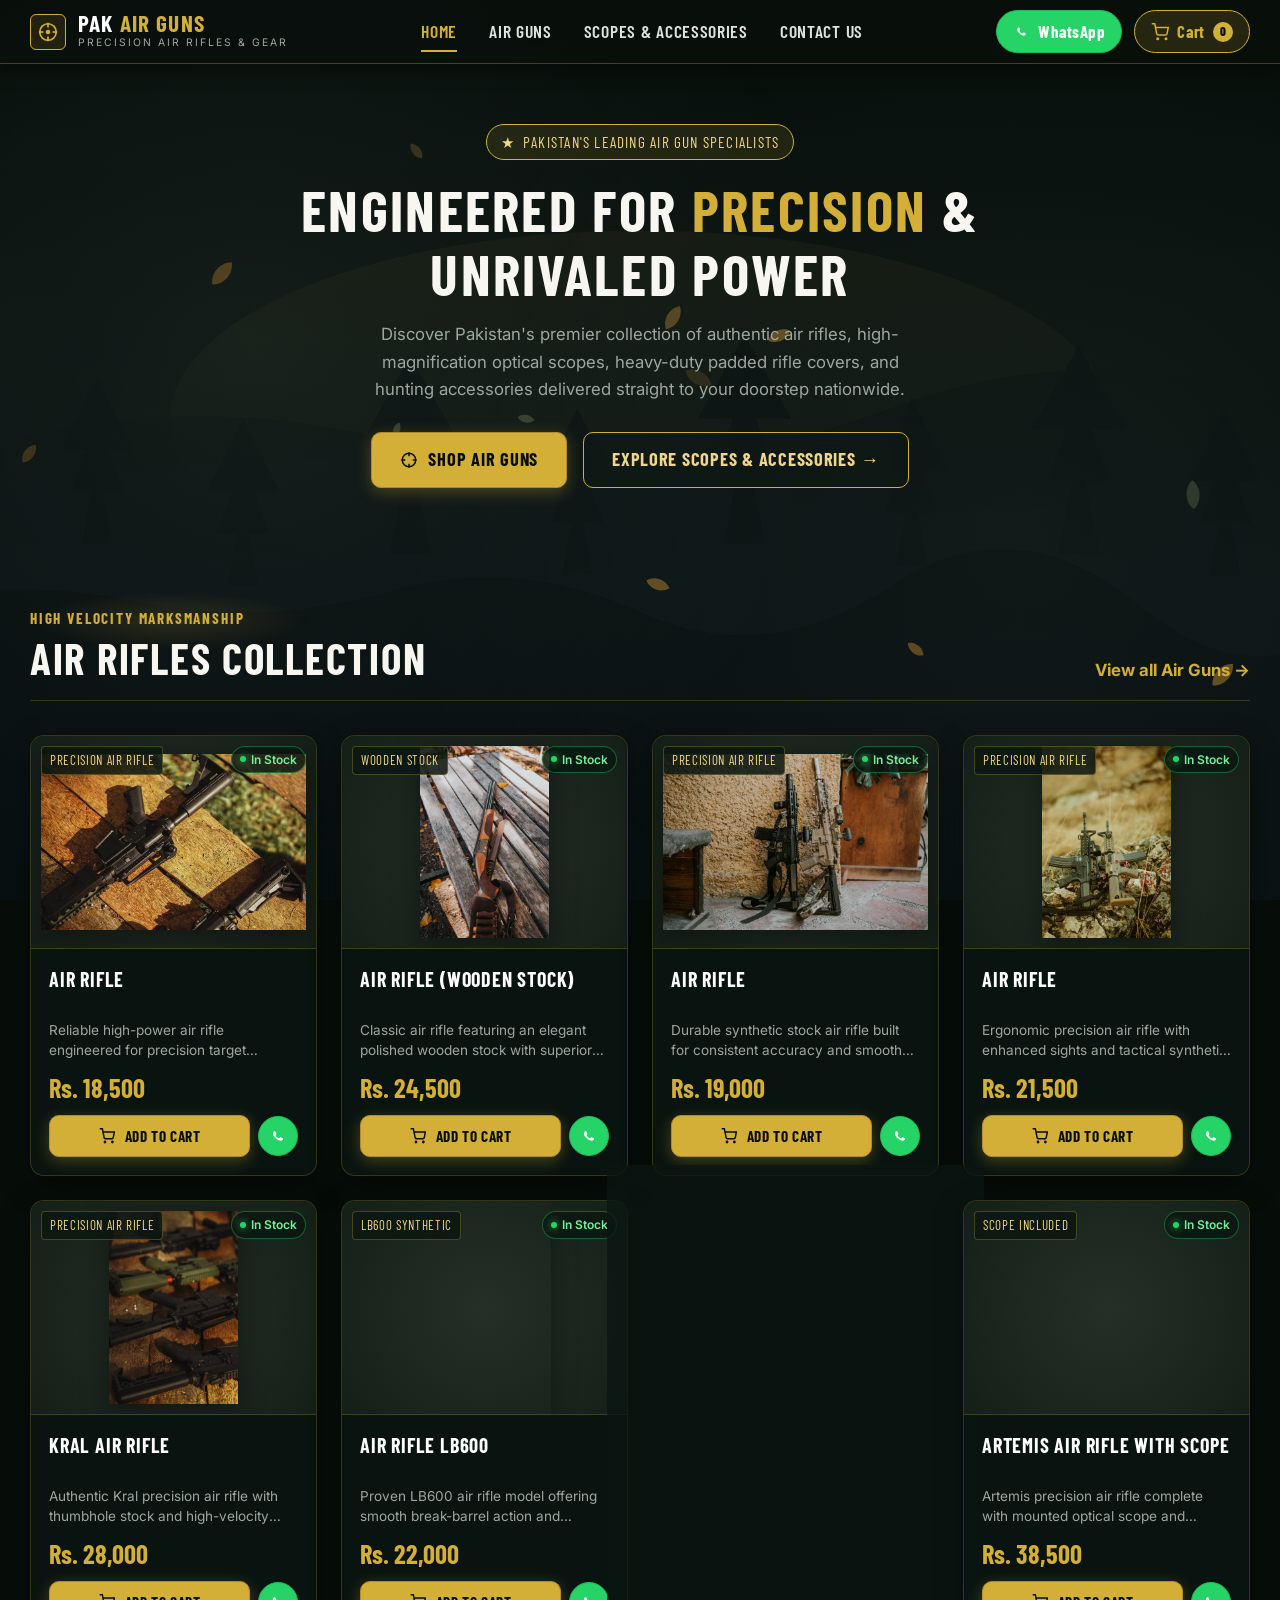
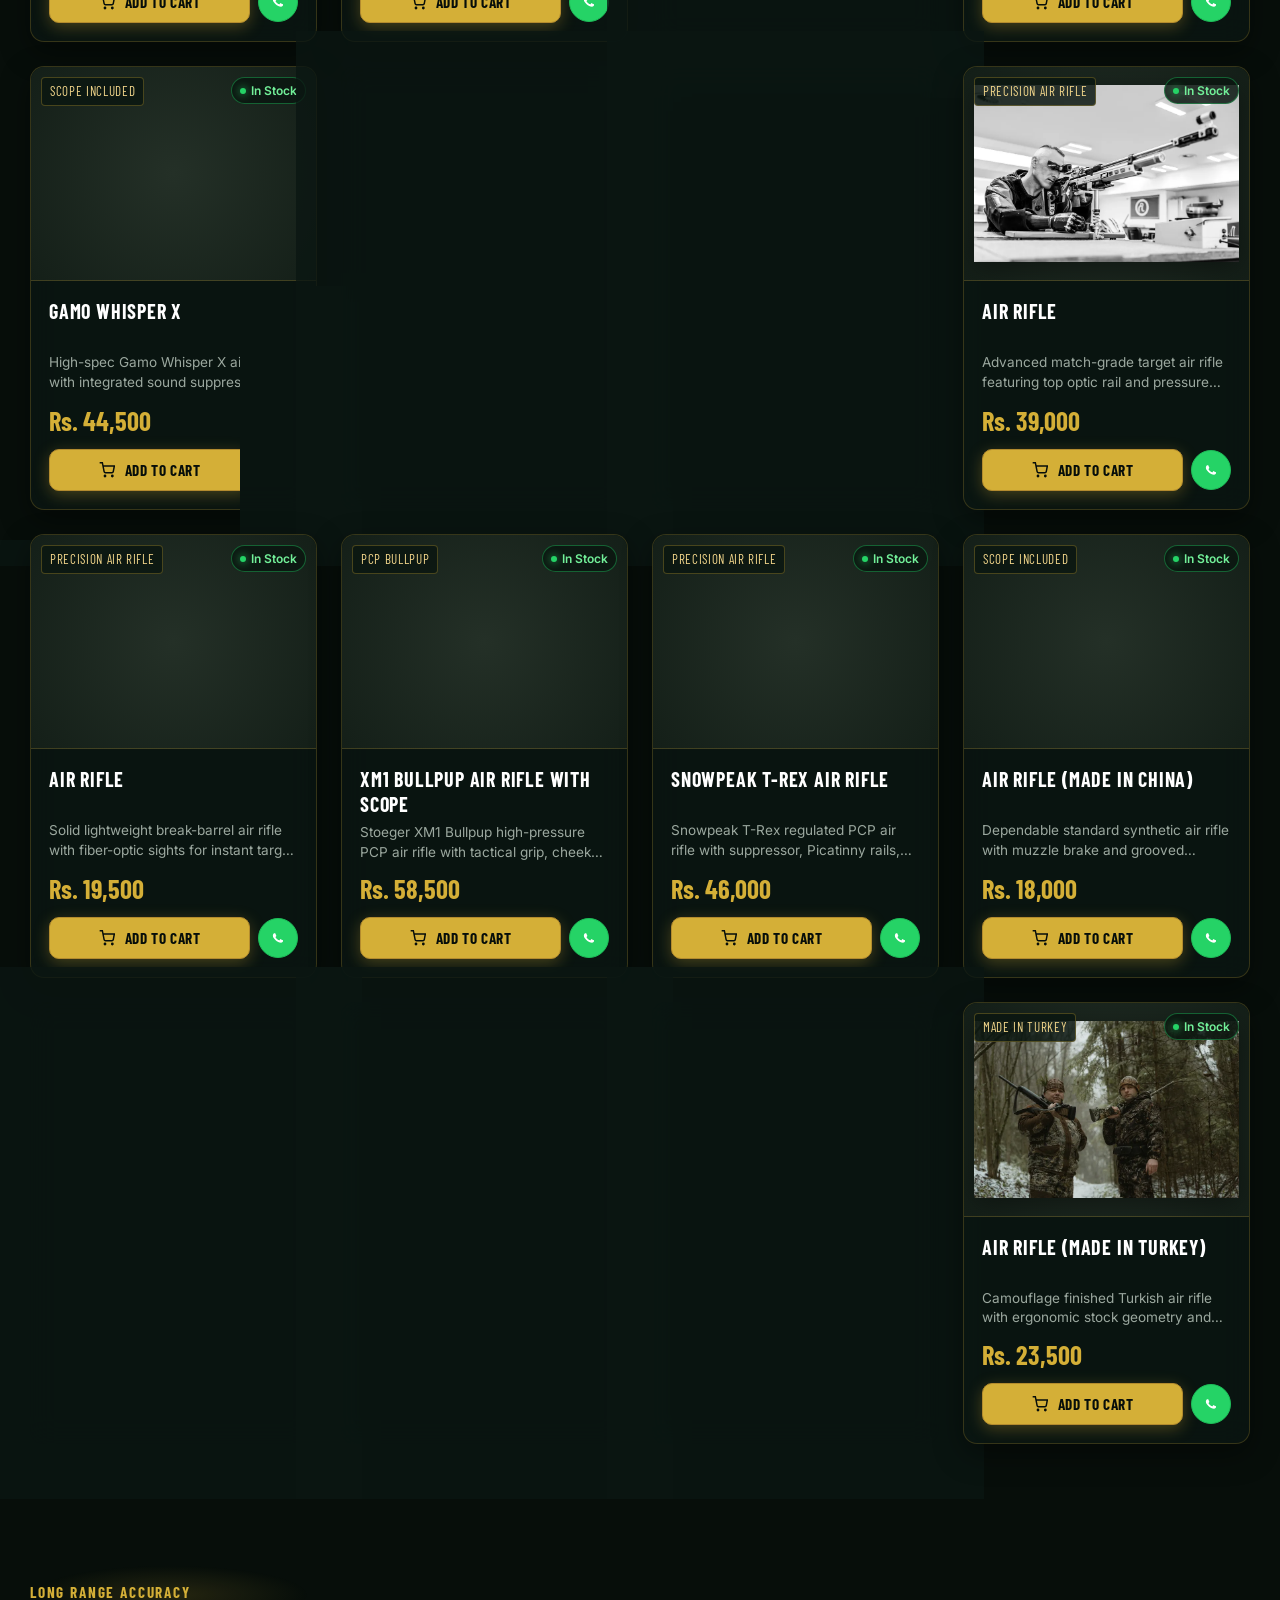
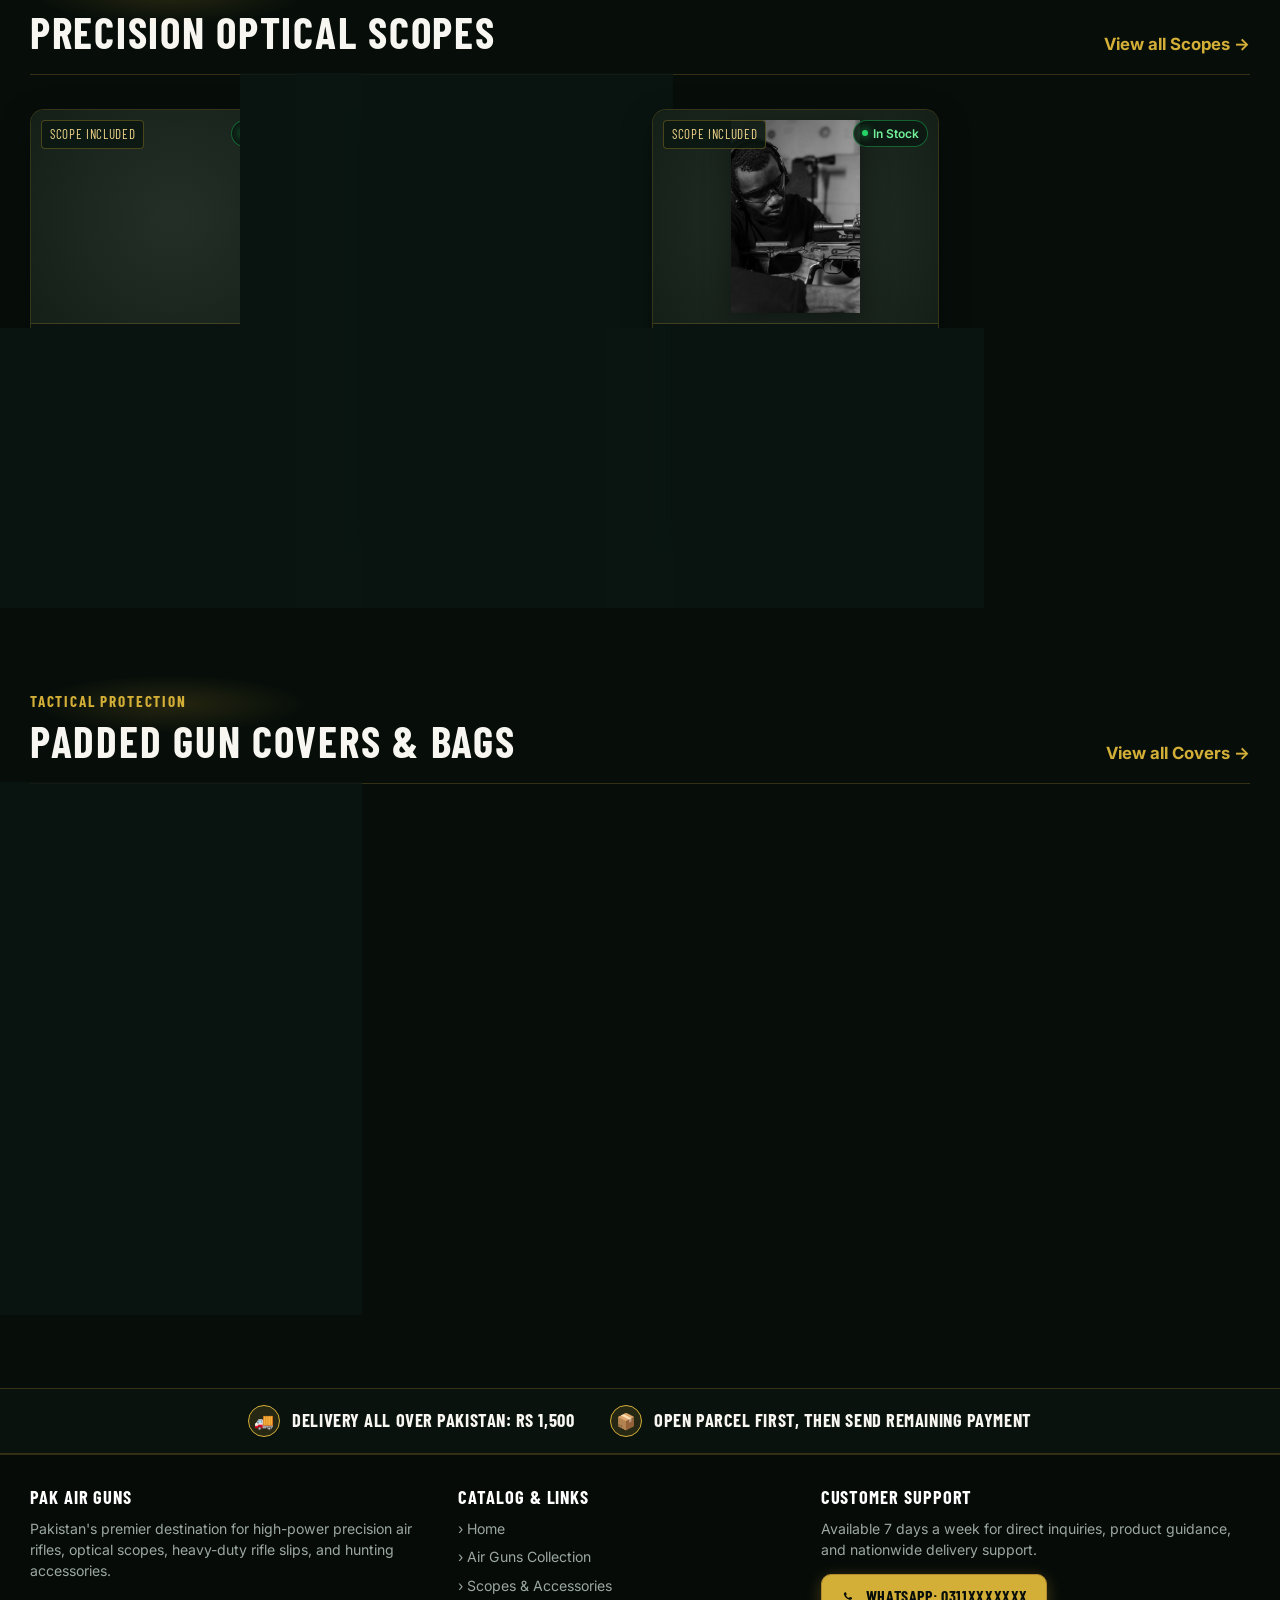
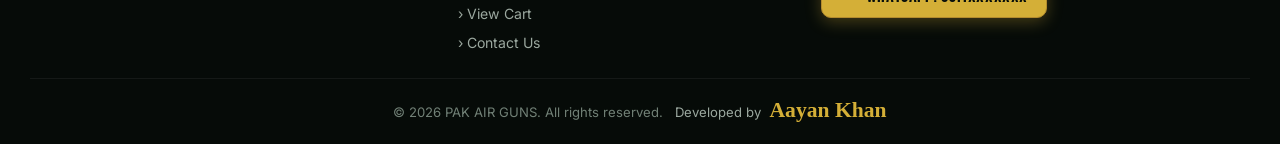
<file: index.html>
<!DOCTYPE html>
<html lang="en">
<head>
  <meta charset="UTF-8">
  <meta name="viewport" content="width=device-width, initial-scale=1.0">
  <title>PAK AIR GUNS | Premier Air Rifles, Scopes &amp; Hunting Gear in Pakistan</title>
  <meta name="description" content="Shop premium air rifles, optical scopes, heavy duty rifle covers, and hunting gear in Pakistan. Open parcel first, then pay. Nationwide delivery Rs 1,500.">
  <link rel="canonical" href="./index.html">
  <link rel="icon" type="image/svg+xml" href="favicon.svg">

  <meta property="og:type" content="website">
  <meta property="og:title" content="PAK AIR GUNS | Premier Air Rifles &amp; Scopes in Pakistan">
  <meta property="og:description" content="Explore high-accuracy air rifles, optical scopes, and tactical hunting accessories. Open parcel first, then pay. Nationwide delivery.">
  <meta property="og:image" content="assets/images/product-01.webp">
  <meta property="og:url" content="./index.html">

  <!-- Preconnect to Google Font domains -->
  <link rel="preconnect" href="https://fonts.googleapis.com">
  <link rel="preconnect" href="https://fonts.gstatic.com" crossorigin>

  <!-- Preload Critical LCP Image -->
  <link rel="preload" as="image" href="assets/images/product-01.webp" type="image/webp" fetchpriority="high">

  <!-- Non-blocking optimized Google Fonts (only 2 fonts, needed weights) -->
  <link rel="preload" as="style" href="https://fonts.googleapis.com/css2?family=Barlow+Condensed:wght@700&family=Inter:wght@400;600&display=swap">
  <link rel="stylesheet" href="https://fonts.googleapis.com/css2?family=Barlow+Condensed:wght@700&family=Inter:wght@400;600&display=swap" media="print" onload="this.media='all'">
  <noscript>
    <link rel="stylesheet" href="https://fonts.googleapis.com/css2?family=Barlow+Condensed:wght@700&family=Inter:wght@400;600&display=swap">
  </noscript>

  <!-- Inlined Critical Above-the-Fold CSS for Instant FCP & Zero CLS -->
  <style>
:root {
  --forest-dark: #070e0a;
  --forest-deep: #0b1712;
  --forest-mid: #13241c;
  --forest-panel: rgba(11, 23, 18, 0.78);
  --forest-panel-solid: #0d1a14;
  --forest-border: rgba(212, 175, 55, 0.22);
  --gold-primary: #d4af37;
  --gold-hover: #b38b2e;
  --gold-light: #f1d58a;
  --wa-green: #25D366;
  --text-light: #f8f6f0;
  --text-muted: #9ba89f;
  --header-height: 64px;
  --font-heading: 'Barlow Condensed', sans-serif;
  --font-body: 'Inter', sans-serif;
  --font-price: 'Barlow Condensed', sans-serif;
}
*, *::before, *::after { box-sizing: border-box; margin: 0; padding: 0; }
html { font-size: 16px; scroll-behavior: smooth; background: #070e0a; color: #f8f6f0; overflow-x: clip; }
body { font-family: var(--font-body); background: #070e0a; color: #f8f6f0; line-height: 1.6; min-height: 100vh; display: flex; flex-direction: column; overflow-x: clip; -webkit-font-smoothing: antialiased; }
a { color: inherit; text-decoration: none; }
button { cursor: pointer; border: none; background: none; font: inherit; }
img { display: block; max-width: 100%; height: auto; }
.container { width: 100%; max-width: 1260px; margin: 0 auto; padding: 0 20px; }
h1, h2, h3 { font-family: var(--font-heading); text-transform: uppercase; letter-spacing: 0.04em; font-weight: 700; line-height: 1.15; color: #f8f6f0; }
.gold-text { color: var(--gold-primary); }
.hunting-bg-layer { position: fixed; inset: 0; z-index: 0; pointer-events: none; overflow: hidden; }
.hunting-bg-photo { position: absolute; inset: -20px; background-size: cover; background-position: center bottom; background-repeat: no-repeat; will-change: transform; transition: transform 0.1s ease-out; background-image: linear-gradient(180deg, rgba(7, 14, 10, 0.45) 0%, rgba(9, 18, 14, 0.7) 100%), url("data:image/svg+xml,%3Csvg xmlns='http://www.w3.org/2000/svg' viewBox='0 0 1440 900' preserveAspectRatio='xMidYMax slice'%3E%3Cdefs%3E%3ClinearGradient id='sky' x1='0' y1='0' x2='0' y2='1'%3E%3Cstop offset='0%25' stop-color='%23050c08'/%3E%3Cstop offset='50%25' stop-color='%230a1c13'/%3E%3Cstop offset='100%25' stop-color='%23122c1f'/%3E%3C/linearGradient%3E%3C/defs%3E%3Crect width='1440' height='900' fill='url(%23sky)'/%3E%3Cpath d='M0 480 Q 240 380 480 440 T 960 410 T 1440 450 L 1440 900 L 0 900 Z' fill='%2308150f' opacity='0.7'/%3E%3Cpath d='M0 520 Q 360 420 720 480 T 1440 470 L 1440 900 L 0 900 Z' fill='%230a1c14' opacity='0.85'/%3E%3Cg fill='%2306120b'%3E%3Cpolygon points='80,480 65,560 95,560'/%3E%3Cpolygon points='200,460 185,540 215,540'/%3E%3Cpolygon points='500,450 480,550 520,550'/%3E%3Cpolygon points='820,440 800,540 840,540'/%3E%3Cpolygon points='1140,450 1120,550 1160,550'/%3E%3C/g%3E%3Cpath d='M0 600 Q 120 570 240 595 T 480 585 T 720 605 T 960 580 T 1200 600 T 1440 590 L 1440 900 L 0 900 Z' fill='%23040a06'/%3E%3C/svg%3E"); }
.hunting-bg-overlay { position: absolute; inset: 0; background: linear-gradient(180deg, rgba(7, 14, 10, 0.35) 0%, rgba(9, 17, 28, 0.38) 100%); }
.hunting-mist-layer { position: absolute; inset: 0; pointer-events: none; }
#hunting-leaves-canvas { position: absolute; inset: 0; width: 100%; height: 100%; pointer-events: none; }
main { flex: 1 0 auto; position: relative; z-index: 1; }
.site-header { position: sticky; top: 0; left: 0; right: 0; z-index: 1000; height: 64px; min-height: 64px; background: rgba(9, 16, 13, 0.95); backdrop-filter: blur(14px); -webkit-backdrop-filter: blur(14px); border-bottom: 1px solid rgba(212, 175, 55, 0.3); }
.header-container { display: flex; align-items: center; justify-content: space-between; height: 100%; padding: 0 20px; max-width: 1260px; margin: 0 auto; }
.brand-logo { display: flex; align-items: center; gap: 12px; }
.brand-crest { width: 36px; height: 36px; display: flex; align-items: center; justify-content: center; border-radius: 6px; background: rgba(212, 175, 55, 0.12); border: 1.5px solid var(--gold-primary); color: var(--gold-primary); }
.brand-crest svg { width: 22px; height: 22px; fill: currentColor; }
.brand-name { font-family: var(--font-heading); font-size: 1.45rem; font-weight: 700; color: #fff; line-height: 1; }
.brand-name span { color: var(--gold-primary); }
.brand-tag { font-size: 0.65rem; letter-spacing: 2px; text-transform: uppercase; color: var(--text-muted); }
.main-nav { display: flex; align-items: center; gap: 32px; margin: 0 auto; }
.nav-link { font-family: var(--font-heading); font-size: 1.1rem; text-transform: uppercase; font-weight: 600; color: #dbe4de; padding: 6px 0; position: relative; }
.nav-link.active, .nav-link:hover { color: var(--gold-primary); }
.nav-link::after { content: ''; position: absolute; bottom: 0; left: 0; width: 0%; height: 2px; background: var(--gold-primary); transition: width 0.25s ease; }
.nav-link.active::after, .nav-link:hover::after { width: 100%; }
.header-actions { display: flex; align-items: center; gap: 12px; }
.cart-btn { display: inline-flex; align-items: center; gap: 8px; padding: 7px 16px; border-radius: 9999px; background: rgba(212, 175, 55, 0.14); border: 1px solid var(--gold-primary); color: var(--gold-primary); font-family: var(--font-heading); font-size: 1.05rem; font-weight: 700; }
.cart-badge { background: var(--gold-primary); color: #070e0a; font-size: 0.8rem; font-weight: 800; min-width: 20px; height: 20px; border-radius: 9999px; display: inline-flex; align-items: center; justify-content: center; padding: 0 4px; }
.btn-whatsapp-header { display: inline-flex; align-items: center; gap: 8px; padding: 7px 16px; border-radius: 9999px; background: var(--wa-green); color: #fff; font-family: var(--font-heading); font-size: 1.05rem; font-weight: 700; border: 1px solid #1ebc59; }
.mobile-toggle { display: none; min-width: 44px; min-height: 44px; align-items: center; justify-content: center; color: var(--gold-primary); }
.mobile-nav-drawer { display: none; position: fixed; top: var(--header-height); left: 0; width: 100%; height: calc(100vh - var(--header-height)); background: rgba(9, 16, 12, 0.98); z-index: 1001; padding: 24px 20px; flex-direction: column; }
.mobile-nav-drawer.open { display: flex; }
.mobile-nav-links { display: flex; flex-direction: column; gap: 16px; }
.hero-section { min-height: 380px; padding: 50px 0 40px; position: relative; }
.hero-badge { display: inline-flex; align-items: center; gap: 8px; padding: 5px 14px; border-radius: 9999px; background: rgba(212, 175, 55, 0.12); border: 1px solid var(--gold-primary); color: var(--gold-light); font-family: var(--font-heading); font-size: 0.95rem; text-transform: uppercase; margin-bottom: 18px; }
.hero-title { font-size: clamp(2.2rem, 5vw, 3.6rem); margin-bottom: 16px; line-height: 1.1; }
.hero-subtext { font-size: 1.05rem; color: var(--text-muted); line-height: 1.6; margin-bottom: 28px; }
.hero-actions { display: flex; align-items: center; gap: 16px; flex-wrap: wrap; }
.btn { display: inline-flex; align-items: center; justify-content: center; gap: 10px; min-height: 46px; padding: 12px 28px; border-radius: 10px; font-family: var(--font-heading); font-size: 1.15rem; font-weight: 700; text-transform: uppercase; border: none; cursor: pointer; transition: all 0.2s ease; }
.btn-gold { background: var(--gold-primary); color: #070e0a; border: 1px solid var(--gold-hover); }
.btn-outline-gold { background: rgba(14, 25, 20, 0.6); color: var(--gold-light); border: 1.5px solid var(--gold-primary); }
.btn-sm { min-height: 38px; padding: 8px 18px; font-size: 1rem; }
.btn-block { width: 100%; }
.section { position: relative; padding: 60px 0; }
.section-header { display: flex; align-items: flex-end; justify-content: space-between; margin-bottom: 30px; border-bottom: 1px solid var(--forest-border); padding-bottom: 16px; }
.section-tag { font-family: var(--font-heading); font-size: 0.95rem; letter-spacing: 0.12em; text-transform: uppercase; color: var(--gold-primary); font-weight: 700; display: block; margin-bottom: 4px; }
.product-grid { display: grid; grid-template-columns: repeat(4, 1fr); gap: 24px; min-height: 350px; }
.product-card { background: var(--forest-panel); backdrop-filter: blur(14px); -webkit-backdrop-filter: blur(14px); border: 1px solid var(--forest-border); border-radius: 14px; overflow: hidden; display: flex; flex-direction: column; cursor: pointer; transition: transform 0.25s ease, border-color 0.25s ease; }
.product-card:hover { transform: translateY(-4px); border-color: var(--gold-primary); }
.product-img-box { position: relative; width: 100%; aspect-ratio: 4 / 3; background: #141f18; display: flex; align-items: center; justify-content: center; overflow: hidden; padding: 10px; }
.product-img { width: 100%; height: 100%; object-fit: contain; }
.stock-tag { position: absolute; top: 10px; left: 10px; background: rgba(11, 23, 17, 0.85); border: 1px solid rgba(212, 175, 55, 0.3); color: var(--gold-light); font-family: var(--font-heading); font-size: 0.82rem; letter-spacing: 0.05em; text-transform: uppercase; padding: 3px 8px; border-radius: 4px; z-index: 2; }
.stock-indicator { position: absolute; top: 10px; right: 10px; background: rgba(11, 23, 17, 0.85); border: 1px solid rgba(37, 211, 102, 0.4); color: #72f099; font-size: 0.75rem; font-weight: 600; display: inline-flex; align-items: center; gap: 5px; padding: 3px 8px; border-radius: 9999px; z-index: 2; }
.stock-indicator .dot { width: 6px; height: 6px; border-radius: 50%; background: var(--wa-green); box-shadow: 0 0 8px var(--wa-green); }
.product-info { padding: 18px; display: flex; flex-direction: column; flex: 1; }
.product-title { font-family: var(--font-heading); font-size: 1.25rem; font-weight: 700; color: #fff; margin-bottom: 6px; min-height: 48px; }
.product-desc { font-size: 0.85rem; color: var(--text-muted); line-height: 1.45; margin-bottom: 14px; flex-grow: 1; display: -webkit-box; -webkit-line-clamp: 2; -webkit-box-orient: vertical; overflow: hidden; }
.product-price { font-family: var(--font-price); font-size: 1.65rem; font-weight: 700; color: var(--gold-primary); line-height: 1; margin-bottom: 14px; }
.product-actions-bar { display: flex; align-items: center; gap: 8px; }
.btn-card-add { flex: 1; min-height: 40px; padding: 8px 12px; font-size: 0.95rem; }
.btn-card-wa { width: 40px; height: 40px; min-width: 40px; border-radius: 50%; background: var(--wa-green); color: #fff; display: flex; align-items: center; justify-content: center; border: 1px solid #1ebc59; }
.btn-card-wa svg { width: 20px; height: 20px; fill: currentColor; }
.trust-strip-above-footer { position: relative; z-index: 2; background: rgba(10, 19, 15, 0.92); border-top: 1px solid var(--forest-border); border-bottom: 1px solid var(--forest-border); padding: 16px 0; margin-top: 60px; }
.trust-badges-row { display: flex; align-items: center; justify-content: center; gap: 36px; flex-wrap: wrap; }
.trust-badge-pill { display: inline-flex; align-items: center; gap: 12px; font-family: var(--font-heading); font-size: 1.15rem; text-transform: uppercase; color: var(--text-light); font-weight: 700; }
.trust-badge-icon { width: 32px; height: 32px; border-radius: 50%; background: rgba(212, 175, 55, 0.15); border: 1px solid var(--gold-primary); color: var(--gold-primary); display: flex; align-items: center; justify-content: center; font-size: 16px; }
.site-footer { position: relative; z-index: 2; background: #060b08; border-top: 1px solid rgba(212, 175, 55, 0.20); padding: 32px 0 16px; color: var(--text-muted); font-size: 14px; }
.footer-grid-compact { display: grid; grid-template-columns: 1.2fr 1fr 1.3fr; gap: 32px; margin-bottom: 24px; }
.footer-col h4 { font-family: var(--font-heading); font-size: 1.15rem; text-transform: uppercase; color: #fff; margin-bottom: 10px; }
.footer-desc { font-size: 0.88rem; color: var(--text-muted); line-height: 1.5; }
.footer-nav-list { list-style: none; display: flex; flex-direction: column; gap: 6px; }
.footer-nav-link { font-size: 0.88rem; color: var(--text-muted); }
.footer-address { font-size: 0.9rem; color: #e2e8f0; line-height: 1.5; margin-bottom: 12px; }
.footer-bottom-single-line { border-top: 1px solid rgba(255, 255, 255, 0.06); padding-top: 14px; text-align: center; font-size: 0.82rem; color: #718076; }
.footer-bottom-single-line .dev-credit { color: var(--text-muted); margin-left: 8px; }
.footer-bottom-single-line .dev-credit span { font-weight: 700; color: var(--gold-primary); }
@media (max-width: 1100px) { .product-grid { grid-template-columns: repeat(3, 1fr); } }
@media (max-width: 768px) {
  :root { --header-height: 58px; }
  .site-header { height: 58px; min-height: 58px; }
  .main-nav { display: none; }
  .mobile-toggle { display: flex; }
  .btn-whatsapp-header span { display: none; }
  .btn-whatsapp-header { padding: 7px 10px; }
  .product-grid { grid-template-columns: repeat(2, 1fr); gap: 16px; }
  .footer-grid-compact { grid-template-columns: 1fr; gap: 24px; }
  .trust-badges-row { flex-direction: column; gap: 14px; align-items: flex-start; padding: 0 20px; }
}
@media (max-width: 440px) { .product-grid { grid-template-columns: 1fr; } }
  </style>

  <!-- Asynchronously deferred full stylesheet -->
  <link rel="preload" as="style" href="css/style.css">
  <link rel="stylesheet" href="css/style.css" media="print" onload="this.media='all'">
  <noscript><link rel="stylesheet" href="css/style.css"></noscript>

  <script type="application/ld+json">
  {
    "@context": "https://schema.org",
    "@type": "SportingGoodsStore",
    "name": "PAK AIR GUNS",
    "image": "assets/images/product-01.webp",
    "telephone": "0311XXXXXXX",
    "priceRange": "PKR",
    "url": "./index.html"
  }
  </script>
</head>
<body data-page="home">

  
  <div class="hunting-bg-layer" id="hunting-bg-layer">
    <div class="hunting-bg-photo" id="hunting-bg-photo"></div>
    <div class="hunting-bg-overlay"></div>
    <div class="hunting-mist-layer"></div>
    <canvas id="hunting-leaves-canvas"></canvas>
  </div>

  
  <header id="site-header" class="site-header">
    <div class="header-container">
      <a href="index.html" class="brand-logo" aria-label="PAK AIR GUNS Homepage">
        <div class="brand-crest" aria-hidden="true">
          <svg viewBox="0 0 24 24">
            <circle cx="12" cy="12" r="9" stroke="currentColor" stroke-width="1.8" fill="none"/>
            <line x1="12" y1="2" x2="12" y2="7" stroke="currentColor" stroke-width="1.8"/>
            <line x1="12" y1="17" x2="12" y2="22" stroke="currentColor" stroke-width="1.8"/>
            <line x1="2" y1="12" x2="7" y2="12" stroke="currentColor" stroke-width="1.8"/>
            <line x1="17" y1="12" x2="22" y2="12" stroke="currentColor" stroke-width="1.8"/>
            <circle cx="12" cy="12" r="2.5" fill="currentColor"/>
          </svg>
        </div>
        <div class="brand-text-block">
          <span class="brand-name">PAK <span>AIR GUNS</span></span>
          <span class="brand-tag">Precision Air Rifles &amp; Gear</span>
        </div>
      </a>

      <nav class="main-nav" aria-label="Main Navigation">
        <a href="index.html" class="nav-link active">Home</a>
        <a href="air-guns.html" class="nav-link ">Air Guns</a>
        <a href="scopes-accessories.html" class="nav-link ">Scopes &amp; Accessories</a>
        <a href="contact.html" class="nav-link ">Contact Us</a>
      </nav>

      <div class="header-actions">
        <a href="https://wa.me/0311XXXXXXX" target="_blank" rel="noopener noreferrer" class="btn-whatsapp-header" aria-label="Chat on WhatsApp">
          <svg viewBox="0 0 24 24" width="16" height="16" fill="currentColor">
            <path d="M17.472 14.382c-.301-.15-1.78-.878-2.056-.979-.276-.1-.476-.15-.676.15s-.777.98-.953 1.18c-.175.2-.351.226-.652.075s-1.27-.468-2.42-1.493c-.894-.799-1.498-1.787-1.674-2.088-.175-.3-.019-.462.132-.612.136-.135.301-.351.451-.527.151-.175.2-.301.301-.501.1-.2.05-.376-.025-.526-.075-.15-.676-1.63-.927-2.232-.244-.588-.492-.508-.676-.517l-.576-.01c-.2 0-.526.075-.802.376s-1.053 1.028-1.053 2.508 1.078 2.909 1.228 3.11c.151.2 2.122 3.24 5.142 4.544.718.31 1.279.496 1.716.634.721.23 1.378.198 1.897.12.578-.088 1.78-.727 2.03-1.43.25-.702.25-1.304.175-1.43-.075-.125-.276-.2-.576-.35z"/>
          </svg>
          <span>WhatsApp</span>
        </a>

        <a href="cart.html" class="cart-btn" aria-label="View Shopping Cart">
          <span class="cart-icon-wrap" aria-hidden="true">
            <svg viewBox="0 0 24 24" width="18" height="18" fill="none" stroke="currentColor" stroke-width="2">
              <circle cx="9" cy="21" r="1"></circle>
              <circle cx="20" cy="21" r="1"></circle>
              <path d="M1 1h4l2.68 13.39a2 2 0 0 0 2 1.61h9.72a2 2 0 0 0 2-1.61L23 6H6"></path>
            </svg>
          </span>
          <span class="cart-label">Cart</span>
          <span class="cart-badge" id="cart-count">0</span>
        </a>

        <button class="mobile-toggle" id="mobile-toggle" aria-label="Toggle navigation menu" aria-expanded="false">
          <svg viewBox="0 0 24 24" width="26" height="26" stroke="currentColor" stroke-width="2" fill="none">
            <line x1="3" y1="12" x2="21" y2="12"></line>
            <line x1="3" y1="6" x2="21" y2="6"></line>
            <line x1="3" y1="18" x2="21" y2="18"></line>
          </svg>
        </button>
      </div>
    </div>

    <!-- Mobile Navigation Drawer -->
    <div class="mobile-nav-drawer" id="mobile-drawer" aria-hidden="true">
      <div class="mobile-nav-links">
        <a href="index.html" class="nav-link active">Home</a>
        <a href="air-guns.html" class="nav-link ">Air Guns Collection</a>
        <a href="scopes-accessories.html" class="nav-link ">Scopes &amp; Accessories</a>
        <a href="contact.html" class="nav-link ">Contact Us</a>
        <a href="cart.html" class="nav-link">Shopping Cart (<span class="cart-badge" style="display:inline-flex;">0</span>)</a>
      </div>
      <div style="margin-top: auto; padding-top: 20px; border-top: 1px solid var(--forest-border);">
        <p style="color: var(--text-light); font-weight: 700; margin-bottom: 6px;">Customer Support</p>
        <p style="color: var(--text-muted); font-size: 0.9rem;">WhatsApp: 0311XXXXXXX</p>
      </div>
    </div>
  </header>

  <main>
    <!-- Hero Section with Pre-Reserved Dimensions -->
    <section class="hero-section" aria-label="Welcome Hero">
      <div class="container">
        <div class="hero-content" style="max-width: 820px; margin: 0 auto; text-align: center;">
          <div class="hero-badge">
            <span>★</span> Pakistan's Leading Air Gun Specialists
          </div>
          <h1 class="hero-title">
            Engineered for <span class="gold-text">Precision</span> &amp; Unrivaled Power
          </h1>
          <p class="hero-subtext" style="margin: 0 auto 28px;">
            Discover Pakistan's premier collection of authentic air rifles, high-magnification optical scopes, heavy-duty padded rifle covers, and hunting accessories delivered straight to your doorstep nationwide.
          </p>
          <div class="hero-actions" style="justify-content: center;">
            <a href="air-guns.html" class="btn btn-gold">
              <svg viewBox="0 0 24 24" width="18" height="18" fill="none" stroke="currentColor" stroke-width="2" aria-hidden="true">
                <circle cx="12" cy="12" r="9"/>
                <line x1="12" y1="2" x2="12" y2="7"/>
                <line x1="12" y1="17" x2="12" y2="22"/>
                <line x1="2" y1="12" x2="7" y2="12"/>
                <line x1="17" y1="12" x2="22" y2="12"/>
              </svg>
              Shop Air Guns
            </a>
            <a href="scopes-accessories.html" class="btn btn-outline-gold">
              Explore Scopes &amp; Accessories &rarr;
            </a>
          </div>
        </div>
      </div>
    </section>

    <!-- (a) Section 1: Air Rifles (Pre-rendered for Zero CLS & Instant LCP) -->
    <section class="section" id="air-guns-section">
      <div class="container">
        <div class="section-header">
          <div class="section-title-wrap">
            <span class="section-tag">High Velocity Marksmanship</span>
            <h2>Air Rifles Collection</h2>
          </div>
          <a href="air-guns.html" class="gold-text" style="font-weight: 700; font-size: 1.05rem;">View all Air Guns &rarr;</a>
        </div>
        <div class="product-grid" id="home-guns-grid">

        <article class="product-card" data-id="product-01" data-category="gun" onclick="window.showQuickViewModal('product-01')">
          <div class="product-img-box">
            <span class="stock-tag">Precision Air Rifle</span>
            <span class="stock-indicator"><span class="dot"></span>In Stock</span>
            <img 
              src="assets/images/product-01.webp" 
              alt="AR-style tactical precision air rifle displayed on wooden planks" 
              width="400" 
              height="300"
              loading="eager" 
              decoding="async" 
              fetchpriority="high"
              class="product-img"
            />
          </div>

          <div class="product-info">
            <h3 class="product-title">Air Rifle</h3>
            <p class="product-desc">Reliable high-power air rifle engineered for precision target shooting and field practice.</p>
            <div class="product-price">Rs. 18,500</div>
            <div class="product-actions-bar">
              <button class="btn btn-gold btn-card-add" onclick="event.stopPropagation(); window.addToCart('product-01')" aria-label="Add Air Rifle to cart">
                <svg viewBox="0 0 24 24" width="16" height="16" fill="none" stroke="currentColor" stroke-width="2.2" aria-hidden="true">
                  <circle cx="9" cy="21" r="1"></circle>
                  <circle cx="20" cy="21" r="1"></circle>
                  <path d="M1 1h4l2.68 13.39a2 2 0 0 0 2 1.61h9.72a2 2 0 0 0 2-1.61L23 6H6"></path>
                </svg>
                Add to Cart
              </button>
              <a href="https://wa.me/0311XXXXXXX?text=*DIRECT%20INQUIRY%20%2F%20ORDER%20-%20PAK%20AIR%20GUNS*%0A%E2%80%A2%20Product%3A%20*Air%20Rifle*%0A%E2%80%A2%20Quantity%3A%201%0A%E2%80%A2%20Price%3A%20Rs.%2018%2C500%0A%E2%80%A2%20Photo%3A%20https%3A%2F%2F007-khan829.github.io%2Fpak-air-guns%2Fassets%2Fimages%2Fproduct-01.webp%0A%0ADelivery%20all%20over%20Pakistan%20Rs%201%2C500.%20Open%20parcel%20first%2C%20then%20pay." target="_blank" rel="noopener noreferrer" class="btn-card-wa" onclick="event.stopPropagation();" aria-label="Order Air Rifle directly on WhatsApp">
                <svg viewBox="0 0 24 24" aria-hidden="true">
                  <path d="M17.472 14.382c-.301-.15-1.78-.878-2.056-.979-.276-.1-.476-.15-.676.15s-.777.98-.953 1.18c-.175.2-.351.226-.652.075s-1.27-.468-2.42-1.493c-.894-.799-1.498-1.787-1.674-2.088-.175-.3-.019-.462.132-.612.136-.135.301-.351.451-.527.151-.175.2-.301.301-.501.1-.2.05-.376-.025-.526-.075-.15-.676-1.63-.927-2.232-.244-.588-.492-.508-.676-.517l-.576-.01c-.2 0-.526.075-.802.376s-1.053 1.028-1.053 2.508 1.078 2.909 1.228 3.11c.151.2 2.122 3.24 5.142 4.544.718.31 1.279.496 1.716.634.721.23 1.378.198 1.897.12.578-.088 1.78-.727 2.03-1.43.25-.702.25-1.304.175-1.43-.075-.125-.276-.2-.576-.35z"/>
                </svg>
              </a>
            </div>
          </div>
        </article>

        <article class="product-card" data-id="product-02" data-category="gun" onclick="window.showQuickViewModal('product-02')">
          <div class="product-img-box">
            <span class="stock-tag">Wooden Stock</span>
            <span class="stock-indicator"><span class="dot"></span>In Stock</span>
            <img 
              src="assets/images/product-02.webp" 
              alt="Classic polished wooden stock air rifle resting on rustic wooden bench outdoors" 
              width="400" 
              height="300"
              loading="lazy" 
              decoding="async" 
              
              class="product-img"
            />
          </div>

          <div class="product-info">
            <h3 class="product-title">Air Rifle (Wooden Stock)</h3>
            <p class="product-desc">Classic air rifle featuring an elegant polished wooden stock with superior grip and balance.</p>
            <div class="product-price">Rs. 24,500</div>
            <div class="product-actions-bar">
              <button class="btn btn-gold btn-card-add" onclick="event.stopPropagation(); window.addToCart('product-02')" aria-label="Add Air Rifle (Wooden Stock) to cart">
                <svg viewBox="0 0 24 24" width="16" height="16" fill="none" stroke="currentColor" stroke-width="2.2" aria-hidden="true">
                  <circle cx="9" cy="21" r="1"></circle>
                  <circle cx="20" cy="21" r="1"></circle>
                  <path d="M1 1h4l2.68 13.39a2 2 0 0 0 2 1.61h9.72a2 2 0 0 0 2-1.61L23 6H6"></path>
                </svg>
                Add to Cart
              </button>
              <a href="https://wa.me/0311XXXXXXX?text=*DIRECT%20INQUIRY%20%2F%20ORDER%20-%20PAK%20AIR%20GUNS*%0A%E2%80%A2%20Product%3A%20*Air%20Rifle%20(Wooden%20Stock)*%0A%E2%80%A2%20Quantity%3A%201%0A%E2%80%A2%20Price%3A%20Rs.%2024%2C500%0A%E2%80%A2%20Photo%3A%20https%3A%2F%2F007-khan829.github.io%2Fpak-air-guns%2Fassets%2Fimages%2Fproduct-02.webp%0A%0ADelivery%20all%20over%20Pakistan%20Rs%201%2C500.%20Open%20parcel%20first%2C%20then%20pay." target="_blank" rel="noopener noreferrer" class="btn-card-wa" onclick="event.stopPropagation();" aria-label="Order Air Rifle (Wooden Stock) directly on WhatsApp">
                <svg viewBox="0 0 24 24" aria-hidden="true">
                  <path d="M17.472 14.382c-.301-.15-1.78-.878-2.056-.979-.276-.1-.476-.15-.676.15s-.777.98-.953 1.18c-.175.2-.351.226-.652.075s-1.27-.468-2.42-1.493c-.894-.799-1.498-1.787-1.674-2.088-.175-.3-.019-.462.132-.612.136-.135.301-.351.451-.527.151-.175.2-.301.301-.501.1-.2.05-.376-.025-.526-.075-.15-.676-1.63-.927-2.232-.244-.588-.492-.508-.676-.517l-.576-.01c-.2 0-.526.075-.802.376s-1.053 1.028-1.053 2.508 1.078 2.909 1.228 3.11c.151.2 2.122 3.24 5.142 4.544.718.31 1.279.496 1.716.634.721.23 1.378.198 1.897.12.578-.088 1.78-.727 2.03-1.43.25-.702.25-1.304.175-1.43-.075-.125-.276-.2-.576-.35z"/>
                </svg>
              </a>
            </div>
          </div>
        </article>

        <article class="product-card" data-id="product-03" data-category="gun" onclick="window.showQuickViewModal('product-03')">
          <div class="product-img-box">
            <span class="stock-tag">Precision Air Rifle</span>
            <span class="stock-indicator"><span class="dot"></span>In Stock</span>
            <img 
              src="assets/images/product-03.webp" 
              alt="Durable tactical synthetic air rifle leaning against rustic backdrop" 
              width="400" 
              height="300"
              loading="lazy" 
              decoding="async" 
              
              class="product-img"
            />
          </div>

          <div class="product-info">
            <h3 class="product-title">Air Rifle</h3>
            <p class="product-desc">Durable synthetic stock air rifle built for consistent accuracy and smooth cocking.</p>
            <div class="product-price">Rs. 19,000</div>
            <div class="product-actions-bar">
              <button class="btn btn-gold btn-card-add" onclick="event.stopPropagation(); window.addToCart('product-03')" aria-label="Add Air Rifle to cart">
                <svg viewBox="0 0 24 24" width="16" height="16" fill="none" stroke="currentColor" stroke-width="2.2" aria-hidden="true">
                  <circle cx="9" cy="21" r="1"></circle>
                  <circle cx="20" cy="21" r="1"></circle>
                  <path d="M1 1h4l2.68 13.39a2 2 0 0 0 2 1.61h9.72a2 2 0 0 0 2-1.61L23 6H6"></path>
                </svg>
                Add to Cart
              </button>
              <a href="https://wa.me/0311XXXXXXX?text=*DIRECT%20INQUIRY%20%2F%20ORDER%20-%20PAK%20AIR%20GUNS*%0A%E2%80%A2%20Product%3A%20*Air%20Rifle*%0A%E2%80%A2%20Quantity%3A%201%0A%E2%80%A2%20Price%3A%20Rs.%2019%2C000%0A%E2%80%A2%20Photo%3A%20https%3A%2F%2F007-khan829.github.io%2Fpak-air-guns%2Fassets%2Fimages%2Fproduct-03.webp%0A%0ADelivery%20all%20over%20Pakistan%20Rs%201%2C500.%20Open%20parcel%20first%2C%20then%20pay." target="_blank" rel="noopener noreferrer" class="btn-card-wa" onclick="event.stopPropagation();" aria-label="Order Air Rifle directly on WhatsApp">
                <svg viewBox="0 0 24 24" aria-hidden="true">
                  <path d="M17.472 14.382c-.301-.15-1.78-.878-2.056-.979-.276-.1-.476-.15-.676.15s-.777.98-.953 1.18c-.175.2-.351.226-.652.075s-1.27-.468-2.42-1.493c-.894-.799-1.498-1.787-1.674-2.088-.175-.3-.019-.462.132-.612.136-.135.301-.351.451-.527.151-.175.2-.301.301-.501.1-.2.05-.376-.025-.526-.075-.15-.676-1.63-.927-2.232-.244-.588-.492-.508-.676-.517l-.576-.01c-.2 0-.526.075-.802.376s-1.053 1.028-1.053 2.508 1.078 2.909 1.228 3.11c.151.2 2.122 3.24 5.142 4.544.718.31 1.279.496 1.716.634.721.23 1.378.198 1.897.12.578-.088 1.78-.727 2.03-1.43.25-.702.25-1.304.175-1.43-.075-.125-.276-.2-.576-.35z"/>
                </svg>
              </a>
            </div>
          </div>
        </article>

        <article class="product-card" data-id="product-04" data-category="gun" onclick="window.showQuickViewModal('product-04')">
          <div class="product-img-box">
            <span class="stock-tag">Precision Air Rifle</span>
            <span class="stock-indicator"><span class="dot"></span>In Stock</span>
            <img 
              src="assets/images/product-04.webp" 
              alt="Ergonomic precision air rifles on rugged outdoor terrain" 
              width="400" 
              height="300"
              loading="lazy" 
              decoding="async" 
              
              class="product-img"
            />
          </div>

          <div class="product-info">
            <h3 class="product-title">Air Rifle</h3>
            <p class="product-desc">Ergonomic precision air rifle with enhanced sights and tactical synthetic stock.</p>
            <div class="product-price">Rs. 21,500</div>
            <div class="product-actions-bar">
              <button class="btn btn-gold btn-card-add" onclick="event.stopPropagation(); window.addToCart('product-04')" aria-label="Add Air Rifle to cart">
                <svg viewBox="0 0 24 24" width="16" height="16" fill="none" stroke="currentColor" stroke-width="2.2" aria-hidden="true">
                  <circle cx="9" cy="21" r="1"></circle>
                  <circle cx="20" cy="21" r="1"></circle>
                  <path d="M1 1h4l2.68 13.39a2 2 0 0 0 2 1.61h9.72a2 2 0 0 0 2-1.61L23 6H6"></path>
                </svg>
                Add to Cart
              </button>
              <a href="https://wa.me/0311XXXXXXX?text=*DIRECT%20INQUIRY%20%2F%20ORDER%20-%20PAK%20AIR%20GUNS*%0A%E2%80%A2%20Product%3A%20*Air%20Rifle*%0A%E2%80%A2%20Quantity%3A%201%0A%E2%80%A2%20Price%3A%20Rs.%2021%2C500%0A%E2%80%A2%20Photo%3A%20https%3A%2F%2F007-khan829.github.io%2Fpak-air-guns%2Fassets%2Fimages%2Fproduct-04.webp%0A%0ADelivery%20all%20over%20Pakistan%20Rs%201%2C500.%20Open%20parcel%20first%2C%20then%20pay." target="_blank" rel="noopener noreferrer" class="btn-card-wa" onclick="event.stopPropagation();" aria-label="Order Air Rifle directly on WhatsApp">
                <svg viewBox="0 0 24 24" aria-hidden="true">
                  <path d="M17.472 14.382c-.301-.15-1.78-.878-2.056-.979-.276-.1-.476-.15-.676.15s-.777.98-.953 1.18c-.175.2-.351.226-.652.075s-1.27-.468-2.42-1.493c-.894-.799-1.498-1.787-1.674-2.088-.175-.3-.019-.462.132-.612.136-.135.301-.351.451-.527.151-.175.2-.301.301-.501.1-.2.05-.376-.025-.526-.075-.15-.676-1.63-.927-2.232-.244-.588-.492-.508-.676-.517l-.576-.01c-.2 0-.526.075-.802.376s-1.053 1.028-1.053 2.508 1.078 2.909 1.228 3.11c.151.2 2.122 3.24 5.142 4.544.718.31 1.279.496 1.716.634.721.23 1.378.198 1.897.12.578-.088 1.78-.727 2.03-1.43.25-.702.25-1.304.175-1.43-.075-.125-.276-.2-.576-.35z"/>
                </svg>
              </a>
            </div>
          </div>
        </article>

        <article class="product-card" data-id="product-05" data-category="gun" onclick="window.showQuickViewModal('product-05')">
          <div class="product-img-box">
            <span class="stock-tag">Precision Air Rifle</span>
            <span class="stock-indicator"><span class="dot"></span>In Stock</span>
            <img 
              src="assets/images/product-05.webp" 
              alt="Authentic Kral precision air rifle on natural wood surface" 
              width="400" 
              height="300"
              loading="lazy" 
              decoding="async" 
              
              class="product-img"
            />
          </div>

          <div class="product-info">
            <h3 class="product-title">Kral Air Rifle</h3>
            <p class="product-desc">Authentic Kral precision air rifle with thumbhole stock and high-velocity performance.</p>
            <div class="product-price">Rs. 28,000</div>
            <div class="product-actions-bar">
              <button class="btn btn-gold btn-card-add" onclick="event.stopPropagation(); window.addToCart('product-05')" aria-label="Add Kral Air Rifle to cart">
                <svg viewBox="0 0 24 24" width="16" height="16" fill="none" stroke="currentColor" stroke-width="2.2" aria-hidden="true">
                  <circle cx="9" cy="21" r="1"></circle>
                  <circle cx="20" cy="21" r="1"></circle>
                  <path d="M1 1h4l2.68 13.39a2 2 0 0 0 2 1.61h9.72a2 2 0 0 0 2-1.61L23 6H6"></path>
                </svg>
                Add to Cart
              </button>
              <a href="https://wa.me/0311XXXXXXX?text=*DIRECT%20INQUIRY%20%2F%20ORDER%20-%20PAK%20AIR%20GUNS*%0A%E2%80%A2%20Product%3A%20*Kral%20Air%20Rifle*%0A%E2%80%A2%20Quantity%3A%201%0A%E2%80%A2%20Price%3A%20Rs.%2028%2C000%0A%E2%80%A2%20Photo%3A%20https%3A%2F%2F007-khan829.github.io%2Fpak-air-guns%2Fassets%2Fimages%2Fproduct-05.webp%0A%0ADelivery%20all%20over%20Pakistan%20Rs%201%2C500.%20Open%20parcel%20first%2C%20then%20pay." target="_blank" rel="noopener noreferrer" class="btn-card-wa" onclick="event.stopPropagation();" aria-label="Order Kral Air Rifle directly on WhatsApp">
                <svg viewBox="0 0 24 24" aria-hidden="true">
                  <path d="M17.472 14.382c-.301-.15-1.78-.878-2.056-.979-.276-.1-.476-.15-.676.15s-.777.98-.953 1.18c-.175.2-.351.226-.652.075s-1.27-.468-2.42-1.493c-.894-.799-1.498-1.787-1.674-2.088-.175-.3-.019-.462.132-.612.136-.135.301-.351.451-.527.151-.175.2-.301.301-.501.1-.2.05-.376-.025-.526-.075-.15-.676-1.63-.927-2.232-.244-.588-.492-.508-.676-.517l-.576-.01c-.2 0-.526.075-.802.376s-1.053 1.028-1.053 2.508 1.078 2.909 1.228 3.11c.151.2 2.122 3.24 5.142 4.544.718.31 1.279.496 1.716.634.721.23 1.378.198 1.897.12.578-.088 1.78-.727 2.03-1.43.25-.702.25-1.304.175-1.43-.075-.125-.276-.2-.576-.35z"/>
                </svg>
              </a>
            </div>
          </div>
        </article>

        <article class="product-card" data-id="product-06" data-category="gun" onclick="window.showQuickViewModal('product-06')">
          <div class="product-img-box">
            <span class="stock-tag">LB600 Synthetic</span>
            <span class="stock-indicator"><span class="dot"></span>In Stock</span>
            <img 
              src="assets/images/product-06.webp" 
              alt="Proven LB600 break-barrel air rifle model on outdoor wooden table" 
              width="400" 
              height="300"
              loading="lazy" 
              decoding="async" 
              
              class="product-img"
            />
          </div>

          <div class="product-info">
            <h3 class="product-title">Air Rifle LB600</h3>
            <p class="product-desc">Proven LB600 air rifle model offering smooth break-barrel action and dependable power.</p>
            <div class="product-price">Rs. 22,000</div>
            <div class="product-actions-bar">
              <button class="btn btn-gold btn-card-add" onclick="event.stopPropagation(); window.addToCart('product-06')" aria-label="Add Air Rifle LB600 to cart">
                <svg viewBox="0 0 24 24" width="16" height="16" fill="none" stroke="currentColor" stroke-width="2.2" aria-hidden="true">
                  <circle cx="9" cy="21" r="1"></circle>
                  <circle cx="20" cy="21" r="1"></circle>
                  <path d="M1 1h4l2.68 13.39a2 2 0 0 0 2 1.61h9.72a2 2 0 0 0 2-1.61L23 6H6"></path>
                </svg>
                Add to Cart
              </button>
              <a href="https://wa.me/0311XXXXXXX?text=*DIRECT%20INQUIRY%20%2F%20ORDER%20-%20PAK%20AIR%20GUNS*%0A%E2%80%A2%20Product%3A%20*Air%20Rifle%20LB600*%0A%E2%80%A2%20Quantity%3A%201%0A%E2%80%A2%20Price%3A%20Rs.%2022%2C000%0A%E2%80%A2%20Photo%3A%20https%3A%2F%2F007-khan829.github.io%2Fpak-air-guns%2Fassets%2Fimages%2Fproduct-06.webp%0A%0ADelivery%20all%20over%20Pakistan%20Rs%201%2C500.%20Open%20parcel%20first%2C%20then%20pay." target="_blank" rel="noopener noreferrer" class="btn-card-wa" onclick="event.stopPropagation();" aria-label="Order Air Rifle LB600 directly on WhatsApp">
                <svg viewBox="0 0 24 24" aria-hidden="true">
                  <path d="M17.472 14.382c-.301-.15-1.78-.878-2.056-.979-.276-.1-.476-.15-.676.15s-.777.98-.953 1.18c-.175.2-.351.226-.652.075s-1.27-.468-2.42-1.493c-.894-.799-1.498-1.787-1.674-2.088-.175-.3-.019-.462.132-.612.136-.135.301-.351.451-.527.151-.175.2-.301.301-.501.1-.2.05-.376-.025-.526-.075-.15-.676-1.63-.927-2.232-.244-.588-.492-.508-.676-.517l-.576-.01c-.2 0-.526.075-.802.376s-1.053 1.028-1.053 2.508 1.078 2.909 1.228 3.11c.151.2 2.122 3.24 5.142 4.544.718.31 1.279.496 1.716.634.721.23 1.378.198 1.897.12.578-.088 1.78-.727 2.03-1.43.25-.702.25-1.304.175-1.43-.075-.125-.276-.2-.576-.35z"/>
                </svg>
              </a>
            </div>
          </div>
        </article>

        <article class="product-card" data-id="product-07" data-category="gun" onclick="window.showQuickViewModal('product-07')">
          <div class="product-img-box">
            <span class="stock-tag">Precision Air Rifle</span>
            <span class="stock-indicator"><span class="dot"></span>In Stock</span>
            <img 
              src="assets/images/product-07.webp" 
              alt="High performance precision target air rifles on store display rack" 
              width="400" 
              height="300"
              loading="lazy" 
              decoding="async" 
              
              class="product-img"
            />
          </div>

          <div class="product-info">
            <h3 class="product-title">Air Rifle</h3>
            <p class="product-desc">High performance precision air rifle designed for long-range target stability.</p>
            <div class="product-price">Rs. 31,500</div>
            <div class="product-actions-bar">
              <button class="btn btn-gold btn-card-add" onclick="event.stopPropagation(); window.addToCart('product-07')" aria-label="Add Air Rifle to cart">
                <svg viewBox="0 0 24 24" width="16" height="16" fill="none" stroke="currentColor" stroke-width="2.2" aria-hidden="true">
                  <circle cx="9" cy="21" r="1"></circle>
                  <circle cx="20" cy="21" r="1"></circle>
                  <path d="M1 1h4l2.68 13.39a2 2 0 0 0 2 1.61h9.72a2 2 0 0 0 2-1.61L23 6H6"></path>
                </svg>
                Add to Cart
              </button>
              <a href="https://wa.me/0311XXXXXXX?text=*DIRECT%20INQUIRY%20%2F%20ORDER%20-%20PAK%20AIR%20GUNS*%0A%E2%80%A2%20Product%3A%20*Air%20Rifle*%0A%E2%80%A2%20Quantity%3A%201%0A%E2%80%A2%20Price%3A%20Rs.%2031%2C500%0A%E2%80%A2%20Photo%3A%20https%3A%2F%2F007-khan829.github.io%2Fpak-air-guns%2Fassets%2Fimages%2Fproduct-07.webp%0A%0ADelivery%20all%20over%20Pakistan%20Rs%201%2C500.%20Open%20parcel%20first%2C%20then%20pay." target="_blank" rel="noopener noreferrer" class="btn-card-wa" onclick="event.stopPropagation();" aria-label="Order Air Rifle directly on WhatsApp">
                <svg viewBox="0 0 24 24" aria-hidden="true">
                  <path d="M17.472 14.382c-.301-.15-1.78-.878-2.056-.979-.276-.1-.476-.15-.676.15s-.777.98-.953 1.18c-.175.2-.351.226-.652.075s-1.27-.468-2.42-1.493c-.894-.799-1.498-1.787-1.674-2.088-.175-.3-.019-.462.132-.612.136-.135.301-.351.451-.527.151-.175.2-.301.301-.501.1-.2.05-.376-.025-.526-.075-.15-.676-1.63-.927-2.232-.244-.588-.492-.508-.676-.517l-.576-.01c-.2 0-.526.075-.802.376s-1.053 1.028-1.053 2.508 1.078 2.909 1.228 3.11c.151.2 2.122 3.24 5.142 4.544.718.31 1.279.496 1.716.634.721.23 1.378.198 1.897.12.578-.088 1.78-.727 2.03-1.43.25-.702.25-1.304.175-1.43-.075-.125-.276-.2-.576-.35z"/>
                </svg>
              </a>
            </div>
          </div>
        </article>

        <article class="product-card" data-id="product-08" data-category="gun" onclick="window.showQuickViewModal('product-08')">
          <div class="product-img-box">
            <span class="stock-tag">Scope Included</span>
            <span class="stock-indicator"><span class="dot"></span>In Stock</span>
            <img 
              src="assets/images/product-08.webp" 
              alt="Artemis precision scoped air rifle with tactical camouflage gear" 
              width="400" 
              height="300"
              loading="lazy" 
              decoding="async" 
              
              class="product-img"
            />
          </div>

          <div class="product-info">
            <h3 class="product-title">Artemis Air Rifle with Scope</h3>
            <p class="product-desc">Artemis precision air rifle complete with mounted optical scope and tactical camouflage kit.</p>
            <div class="product-price">Rs. 38,500</div>
            <div class="product-actions-bar">
              <button class="btn btn-gold btn-card-add" onclick="event.stopPropagation(); window.addToCart('product-08')" aria-label="Add Artemis Air Rifle with Scope to cart">
                <svg viewBox="0 0 24 24" width="16" height="16" fill="none" stroke="currentColor" stroke-width="2.2" aria-hidden="true">
                  <circle cx="9" cy="21" r="1"></circle>
                  <circle cx="20" cy="21" r="1"></circle>
                  <path d="M1 1h4l2.68 13.39a2 2 0 0 0 2 1.61h9.72a2 2 0 0 0 2-1.61L23 6H6"></path>
                </svg>
                Add to Cart
              </button>
              <a href="https://wa.me/0311XXXXXXX?text=*DIRECT%20INQUIRY%20%2F%20ORDER%20-%20PAK%20AIR%20GUNS*%0A%E2%80%A2%20Product%3A%20*Artemis%20Air%20Rifle%20with%20Scope*%0A%E2%80%A2%20Quantity%3A%201%0A%E2%80%A2%20Price%3A%20Rs.%2038%2C500%0A%E2%80%A2%20Photo%3A%20https%3A%2F%2F007-khan829.github.io%2Fpak-air-guns%2Fassets%2Fimages%2Fproduct-08.webp%0A%0ADelivery%20all%20over%20Pakistan%20Rs%201%2C500.%20Open%20parcel%20first%2C%20then%20pay." target="_blank" rel="noopener noreferrer" class="btn-card-wa" onclick="event.stopPropagation();" aria-label="Order Artemis Air Rifle with Scope directly on WhatsApp">
                <svg viewBox="0 0 24 24" aria-hidden="true">
                  <path d="M17.472 14.382c-.301-.15-1.78-.878-2.056-.979-.276-.1-.476-.15-.676.15s-.777.98-.953 1.18c-.175.2-.351.226-.652.075s-1.27-.468-2.42-1.493c-.894-.799-1.498-1.787-1.674-2.088-.175-.3-.019-.462.132-.612.136-.135.301-.351.451-.527.151-.175.2-.301.301-.501.1-.2.05-.376-.025-.526-.075-.15-.676-1.63-.927-2.232-.244-.588-.492-.508-.676-.517l-.576-.01c-.2 0-.526.075-.802.376s-1.053 1.028-1.053 2.508 1.078 2.909 1.228 3.11c.151.2 2.122 3.24 5.142 4.544.718.31 1.279.496 1.716.634.721.23 1.378.198 1.897.12.578-.088 1.78-.727 2.03-1.43.25-.702.25-1.304.175-1.43-.075-.125-.276-.2-.576-.35z"/>
                </svg>
              </a>
            </div>
          </div>
        </article>

        <article class="product-card" data-id="product-09" data-category="gun" onclick="window.showQuickViewModal('product-09')">
          <div class="product-img-box">
            <span class="stock-tag">Scope Included</span>
            <span class="stock-indicator"><span class="dot"></span>In Stock</span>
            <img 
              src="assets/images/product-09.webp" 
              alt="Gamo Whisper X air rifle with integrated sound suppressor and precision scope" 
              width="400" 
              height="300"
              loading="lazy" 
              decoding="async" 
              
              class="product-img"
            />
          </div>

          <div class="product-info">
            <h3 class="product-title">Gamo Whisper X</h3>
            <p class="product-desc">High-spec Gamo Whisper X air rifle with integrated sound suppressor and precision scope system.</p>
            <div class="product-price">Rs. 44,500</div>
            <div class="product-actions-bar">
              <button class="btn btn-gold btn-card-add" onclick="event.stopPropagation(); window.addToCart('product-09')" aria-label="Add Gamo Whisper X to cart">
                <svg viewBox="0 0 24 24" width="16" height="16" fill="none" stroke="currentColor" stroke-width="2.2" aria-hidden="true">
                  <circle cx="9" cy="21" r="1"></circle>
                  <circle cx="20" cy="21" r="1"></circle>
                  <path d="M1 1h4l2.68 13.39a2 2 0 0 0 2 1.61h9.72a2 2 0 0 0 2-1.61L23 6H6"></path>
                </svg>
                Add to Cart
              </button>
              <a href="https://wa.me/0311XXXXXXX?text=*DIRECT%20INQUIRY%20%2F%20ORDER%20-%20PAK%20AIR%20GUNS*%0A%E2%80%A2%20Product%3A%20*Gamo%20Whisper%20X*%0A%E2%80%A2%20Quantity%3A%201%0A%E2%80%A2%20Price%3A%20Rs.%2044%2C500%0A%E2%80%A2%20Photo%3A%20https%3A%2F%2F007-khan829.github.io%2Fpak-air-guns%2Fassets%2Fimages%2Fproduct-09.webp%0A%0ADelivery%20all%20over%20Pakistan%20Rs%201%2C500.%20Open%20parcel%20first%2C%20then%20pay." target="_blank" rel="noopener noreferrer" class="btn-card-wa" onclick="event.stopPropagation();" aria-label="Order Gamo Whisper X directly on WhatsApp">
                <svg viewBox="0 0 24 24" aria-hidden="true">
                  <path d="M17.472 14.382c-.301-.15-1.78-.878-2.056-.979-.276-.1-.476-.15-.676.15s-.777.98-.953 1.18c-.175.2-.351.226-.652.075s-1.27-.468-2.42-1.493c-.894-.799-1.498-1.787-1.674-2.088-.175-.3-.019-.462.132-.612.136-.135.301-.351.451-.527.151-.175.2-.301.301-.501.1-.2.05-.376-.025-.526-.075-.15-.676-1.63-.927-2.232-.244-.588-.492-.508-.676-.517l-.576-.01c-.2 0-.526.075-.802.376s-1.053 1.028-1.053 2.508 1.078 2.909 1.228 3.11c.151.2 2.122 3.24 5.142 4.544.718.31 1.279.496 1.716.634.721.23 1.378.198 1.897.12.578-.088 1.78-.727 2.03-1.43.25-.702.25-1.304.175-1.43-.075-.125-.276-.2-.576-.35z"/>
                </svg>
              </a>
            </div>
          </div>
        </article>

        <article class="product-card" data-id="product-10" data-category="gun" onclick="window.showQuickViewModal('product-10')">
          <div class="product-img-box">
            <span class="stock-tag">Scope Included</span>
            <span class="stock-indicator"><span class="dot"></span>In Stock</span>
            <img 
              src="assets/images/product-10.webp" 
              alt="Gamo Whisper X tactical air rifle with mounted optic sight and fluted barrel" 
              width="400" 
              height="300"
              loading="lazy" 
              decoding="async" 
              
              class="product-img"
            />
          </div>

          <div class="product-info">
            <h3 class="product-title">Gamo Whisper X</h3>
            <p class="product-desc">Gamo Whisper X tactical air rifle featuring noise dampening fluted barrel and scope.</p>
            <div class="product-price">Rs. 36,000</div>
            <div class="product-actions-bar">
              <button class="btn btn-gold btn-card-add" onclick="event.stopPropagation(); window.addToCart('product-10')" aria-label="Add Gamo Whisper X to cart">
                <svg viewBox="0 0 24 24" width="16" height="16" fill="none" stroke="currentColor" stroke-width="2.2" aria-hidden="true">
                  <circle cx="9" cy="21" r="1"></circle>
                  <circle cx="20" cy="21" r="1"></circle>
                  <path d="M1 1h4l2.68 13.39a2 2 0 0 0 2 1.61h9.72a2 2 0 0 0 2-1.61L23 6H6"></path>
                </svg>
                Add to Cart
              </button>
              <a href="https://wa.me/0311XXXXXXX?text=*DIRECT%20INQUIRY%20%2F%20ORDER%20-%20PAK%20AIR%20GUNS*%0A%E2%80%A2%20Product%3A%20*Gamo%20Whisper%20X*%0A%E2%80%A2%20Quantity%3A%201%0A%E2%80%A2%20Price%3A%20Rs.%2036%2C000%0A%E2%80%A2%20Photo%3A%20https%3A%2F%2F007-khan829.github.io%2Fpak-air-guns%2Fassets%2Fimages%2Fproduct-10.webp%0A%0ADelivery%20all%20over%20Pakistan%20Rs%201%2C500.%20Open%20parcel%20first%2C%20then%20pay." target="_blank" rel="noopener noreferrer" class="btn-card-wa" onclick="event.stopPropagation();" aria-label="Order Gamo Whisper X directly on WhatsApp">
                <svg viewBox="0 0 24 24" aria-hidden="true">
                  <path d="M17.472 14.382c-.301-.15-1.78-.878-2.056-.979-.276-.1-.476-.15-.676.15s-.777.98-.953 1.18c-.175.2-.351.226-.652.075s-1.27-.468-2.42-1.493c-.894-.799-1.498-1.787-1.674-2.088-.175-.3-.019-.462.132-.612.136-.135.301-.351.451-.527.151-.175.2-.301.301-.501.1-.2.05-.376-.025-.526-.075-.15-.676-1.63-.927-2.232-.244-.588-.492-.508-.676-.517l-.576-.01c-.2 0-.526.075-.802.376s-1.053 1.028-1.053 2.508 1.078 2.909 1.228 3.11c.151.2 2.122 3.24 5.142 4.544.718.31 1.279.496 1.716.634.721.23 1.378.198 1.897.12.578-.088 1.78-.727 2.03-1.43.25-.702.25-1.304.175-1.43-.075-.125-.276-.2-.576-.35z"/>
                </svg>
              </a>
            </div>
          </div>
        </article>

        <article class="product-card" data-id="product-11" data-category="gun" onclick="window.showQuickViewModal('product-11')">
          <div class="product-img-box">
            <span class="stock-tag">Scope Included</span>
            <span class="stock-indicator"><span class="dot"></span>In Stock</span>
            <img 
              src="assets/images/product-11.webp" 
              alt="Refined wooden stock air rifle equipped with long-range telescopic sight" 
              width="400" 
              height="300"
              loading="lazy" 
              decoding="async" 
              
              class="product-img"
            />
          </div>

          <div class="product-info">
            <h3 class="product-title">Air Rifle with Scope (Wooden Stock)</h3>
            <p class="product-desc">Refined wooden stock air rifle equipped with long-range telescopic sight.</p>
            <div class="product-price">Rs. 29,500</div>
            <div class="product-actions-bar">
              <button class="btn btn-gold btn-card-add" onclick="event.stopPropagation(); window.addToCart('product-11')" aria-label="Add Air Rifle with Scope (Wooden Stock) to cart">
                <svg viewBox="0 0 24 24" width="16" height="16" fill="none" stroke="currentColor" stroke-width="2.2" aria-hidden="true">
                  <circle cx="9" cy="21" r="1"></circle>
                  <circle cx="20" cy="21" r="1"></circle>
                  <path d="M1 1h4l2.68 13.39a2 2 0 0 0 2 1.61h9.72a2 2 0 0 0 2-1.61L23 6H6"></path>
                </svg>
                Add to Cart
              </button>
              <a href="https://wa.me/0311XXXXXXX?text=*DIRECT%20INQUIRY%20%2F%20ORDER%20-%20PAK%20AIR%20GUNS*%0A%E2%80%A2%20Product%3A%20*Air%20Rifle%20with%20Scope%20(Wooden%20Stock)*%0A%E2%80%A2%20Quantity%3A%201%0A%E2%80%A2%20Price%3A%20Rs.%2029%2C500%0A%E2%80%A2%20Photo%3A%20https%3A%2F%2F007-khan829.github.io%2Fpak-air-guns%2Fassets%2Fimages%2Fproduct-11.webp%0A%0ADelivery%20all%20over%20Pakistan%20Rs%201%2C500.%20Open%20parcel%20first%2C%20then%20pay." target="_blank" rel="noopener noreferrer" class="btn-card-wa" onclick="event.stopPropagation();" aria-label="Order Air Rifle with Scope (Wooden Stock) directly on WhatsApp">
                <svg viewBox="0 0 24 24" aria-hidden="true">
                  <path d="M17.472 14.382c-.301-.15-1.78-.878-2.056-.979-.276-.1-.476-.15-.676.15s-.777.98-.953 1.18c-.175.2-.351.226-.652.075s-1.27-.468-2.42-1.493c-.894-.799-1.498-1.787-1.674-2.088-.175-.3-.019-.462.132-.612.136-.135.301-.351.451-.527.151-.175.2-.301.301-.501.1-.2.05-.376-.025-.526-.075-.15-.676-1.63-.927-2.232-.244-.588-.492-.508-.676-.517l-.576-.01c-.2 0-.526.075-.802.376s-1.053 1.028-1.053 2.508 1.078 2.909 1.228 3.11c.151.2 2.122 3.24 5.142 4.544.718.31 1.279.496 1.716.634.721.23 1.378.198 1.897.12.578-.088 1.78-.727 2.03-1.43.25-.702.25-1.304.175-1.43-.075-.125-.276-.2-.576-.35z"/>
                </svg>
              </a>
            </div>
          </div>
        </article>

        <article class="product-card" data-id="product-12" data-category="gun" onclick="window.showQuickViewModal('product-12')">
          <div class="product-img-box">
            <span class="stock-tag">Precision Air Rifle</span>
            <span class="stock-indicator"><span class="dot"></span>In Stock</span>
            <img 
              src="assets/images/product-12.webp" 
              alt="Advanced match-grade target precision air rifle in competitive sports setting" 
              width="400" 
              height="300"
              loading="lazy" 
              decoding="async" 
              
              class="product-img"
            />
          </div>

          <div class="product-info">
            <h3 class="product-title">Air Rifle</h3>
            <p class="product-desc">Advanced match-grade target air rifle featuring top optic rail and pressure gauge.</p>
            <div class="product-price">Rs. 39,000</div>
            <div class="product-actions-bar">
              <button class="btn btn-gold btn-card-add" onclick="event.stopPropagation(); window.addToCart('product-12')" aria-label="Add Air Rifle to cart">
                <svg viewBox="0 0 24 24" width="16" height="16" fill="none" stroke="currentColor" stroke-width="2.2" aria-hidden="true">
                  <circle cx="9" cy="21" r="1"></circle>
                  <circle cx="20" cy="21" r="1"></circle>
                  <path d="M1 1h4l2.68 13.39a2 2 0 0 0 2 1.61h9.72a2 2 0 0 0 2-1.61L23 6H6"></path>
                </svg>
                Add to Cart
              </button>
              <a href="https://wa.me/0311XXXXXXX?text=*DIRECT%20INQUIRY%20%2F%20ORDER%20-%20PAK%20AIR%20GUNS*%0A%E2%80%A2%20Product%3A%20*Air%20Rifle*%0A%E2%80%A2%20Quantity%3A%201%0A%E2%80%A2%20Price%3A%20Rs.%2039%2C000%0A%E2%80%A2%20Photo%3A%20https%3A%2F%2F007-khan829.github.io%2Fpak-air-guns%2Fassets%2Fimages%2Fproduct-12.webp%0A%0ADelivery%20all%20over%20Pakistan%20Rs%201%2C500.%20Open%20parcel%20first%2C%20then%20pay." target="_blank" rel="noopener noreferrer" class="btn-card-wa" onclick="event.stopPropagation();" aria-label="Order Air Rifle directly on WhatsApp">
                <svg viewBox="0 0 24 24" aria-hidden="true">
                  <path d="M17.472 14.382c-.301-.15-1.78-.878-2.056-.979-.276-.1-.476-.15-.676.15s-.777.98-.953 1.18c-.175.2-.351.226-.652.075s-1.27-.468-2.42-1.493c-.894-.799-1.498-1.787-1.674-2.088-.175-.3-.019-.462.132-.612.136-.135.301-.351.451-.527.151-.175.2-.301.301-.501.1-.2.05-.376-.025-.526-.075-.15-.676-1.63-.927-2.232-.244-.588-.492-.508-.676-.517l-.576-.01c-.2 0-.526.075-.802.376s-1.053 1.028-1.053 2.508 1.078 2.909 1.228 3.11c.151.2 2.122 3.24 5.142 4.544.718.31 1.279.496 1.716.634.721.23 1.378.198 1.897.12.578-.088 1.78-.727 2.03-1.43.25-.702.25-1.304.175-1.43-.075-.125-.276-.2-.576-.35z"/>
                </svg>
              </a>
            </div>
          </div>
        </article>

        <article class="product-card" data-id="product-13" data-category="gun" onclick="window.showQuickViewModal('product-13')">
          <div class="product-img-box">
            <span class="stock-tag">Precision Air Rifle</span>
            <span class="stock-indicator"><span class="dot"></span>In Stock</span>
            <img 
              src="assets/images/product-13.webp" 
              alt="Lightweight break-barrel air rifle with quick sights outdoors" 
              width="400" 
              height="300"
              loading="lazy" 
              decoding="async" 
              
              class="product-img"
            />
          </div>

          <div class="product-info">
            <h3 class="product-title">Air Rifle</h3>
            <p class="product-desc">Solid lightweight break-barrel air rifle with fiber-optic sights for instant target acquisition.</p>
            <div class="product-price">Rs. 19,500</div>
            <div class="product-actions-bar">
              <button class="btn btn-gold btn-card-add" onclick="event.stopPropagation(); window.addToCart('product-13')" aria-label="Add Air Rifle to cart">
                <svg viewBox="0 0 24 24" width="16" height="16" fill="none" stroke="currentColor" stroke-width="2.2" aria-hidden="true">
                  <circle cx="9" cy="21" r="1"></circle>
                  <circle cx="20" cy="21" r="1"></circle>
                  <path d="M1 1h4l2.68 13.39a2 2 0 0 0 2 1.61h9.72a2 2 0 0 0 2-1.61L23 6H6"></path>
                </svg>
                Add to Cart
              </button>
              <a href="https://wa.me/0311XXXXXXX?text=*DIRECT%20INQUIRY%20%2F%20ORDER%20-%20PAK%20AIR%20GUNS*%0A%E2%80%A2%20Product%3A%20*Air%20Rifle*%0A%E2%80%A2%20Quantity%3A%201%0A%E2%80%A2%20Price%3A%20Rs.%2019%2C500%0A%E2%80%A2%20Photo%3A%20https%3A%2F%2F007-khan829.github.io%2Fpak-air-guns%2Fassets%2Fimages%2Fproduct-13.webp%0A%0ADelivery%20all%20over%20Pakistan%20Rs%201%2C500.%20Open%20parcel%20first%2C%20then%20pay." target="_blank" rel="noopener noreferrer" class="btn-card-wa" onclick="event.stopPropagation();" aria-label="Order Air Rifle directly on WhatsApp">
                <svg viewBox="0 0 24 24" aria-hidden="true">
                  <path d="M17.472 14.382c-.301-.15-1.78-.878-2.056-.979-.276-.1-.476-.15-.676.15s-.777.98-.953 1.18c-.175.2-.351.226-.652.075s-1.27-.468-2.42-1.493c-.894-.799-1.498-1.787-1.674-2.088-.175-.3-.019-.462.132-.612.136-.135.301-.351.451-.527.151-.175.2-.301.301-.501.1-.2.05-.376-.025-.526-.075-.15-.676-1.63-.927-2.232-.244-.588-.492-.508-.676-.517l-.576-.01c-.2 0-.526.075-.802.376s-1.053 1.028-1.053 2.508 1.078 2.909 1.228 3.11c.151.2 2.122 3.24 5.142 4.544.718.31 1.279.496 1.716.634.721.23 1.378.198 1.897.12.578-.088 1.78-.727 2.03-1.43.25-.702.25-1.304.175-1.43-.075-.125-.276-.2-.576-.35z"/>
                </svg>
              </a>
            </div>
          </div>
        </article>

        <article class="product-card" data-id="product-17" data-category="gun" onclick="window.showQuickViewModal('product-17')">
          <div class="product-img-box">
            <span class="stock-tag">PCP Bullpup</span>
            <span class="stock-indicator"><span class="dot"></span>In Stock</span>
            <img 
              src="assets/images/product-17.webp" 
              alt="Stoeger XM1 Bullpup high-pressure PCP air rifle with tactical grip and scope" 
              width="400" 
              height="300"
              loading="lazy" 
              decoding="async" 
              
              class="product-img"
            />
          </div>

          <div class="product-info">
            <h3 class="product-title">XM1 Bullpup Air Rifle with Scope</h3>
            <p class="product-desc">Stoeger XM1 Bullpup high-pressure PCP air rifle with tactical grip, cheek rest, and premium scope.</p>
            <div class="product-price">Rs. 58,500</div>
            <div class="product-actions-bar">
              <button class="btn btn-gold btn-card-add" onclick="event.stopPropagation(); window.addToCart('product-17')" aria-label="Add XM1 Bullpup Air Rifle with Scope to cart">
                <svg viewBox="0 0 24 24" width="16" height="16" fill="none" stroke="currentColor" stroke-width="2.2" aria-hidden="true">
                  <circle cx="9" cy="21" r="1"></circle>
                  <circle cx="20" cy="21" r="1"></circle>
                  <path d="M1 1h4l2.68 13.39a2 2 0 0 0 2 1.61h9.72a2 2 0 0 0 2-1.61L23 6H6"></path>
                </svg>
                Add to Cart
              </button>
              <a href="https://wa.me/0311XXXXXXX?text=*DIRECT%20INQUIRY%20%2F%20ORDER%20-%20PAK%20AIR%20GUNS*%0A%E2%80%A2%20Product%3A%20*XM1%20Bullpup%20Air%20Rifle%20with%20Scope*%0A%E2%80%A2%20Quantity%3A%201%0A%E2%80%A2%20Price%3A%20Rs.%2058%2C500%0A%E2%80%A2%20Photo%3A%20https%3A%2F%2F007-khan829.github.io%2Fpak-air-guns%2Fassets%2Fimages%2Fproduct-17.webp%0A%0ADelivery%20all%20over%20Pakistan%20Rs%201%2C500.%20Open%20parcel%20first%2C%20then%20pay." target="_blank" rel="noopener noreferrer" class="btn-card-wa" onclick="event.stopPropagation();" aria-label="Order XM1 Bullpup Air Rifle with Scope directly on WhatsApp">
                <svg viewBox="0 0 24 24" aria-hidden="true">
                  <path d="M17.472 14.382c-.301-.15-1.78-.878-2.056-.979-.276-.1-.476-.15-.676.15s-.777.98-.953 1.18c-.175.2-.351.226-.652.075s-1.27-.468-2.42-1.493c-.894-.799-1.498-1.787-1.674-2.088-.175-.3-.019-.462.132-.612.136-.135.301-.351.451-.527.151-.175.2-.301.301-.501.1-.2.05-.376-.025-.526-.075-.15-.676-1.63-.927-2.232-.244-.588-.492-.508-.676-.517l-.576-.01c-.2 0-.526.075-.802.376s-1.053 1.028-1.053 2.508 1.078 2.909 1.228 3.11c.151.2 2.122 3.24 5.142 4.544.718.31 1.279.496 1.716.634.721.23 1.378.198 1.897.12.578-.088 1.78-.727 2.03-1.43.25-.702.25-1.304.175-1.43-.075-.125-.276-.2-.576-.35z"/>
                </svg>
              </a>
            </div>
          </div>
        </article>

        <article class="product-card" data-id="product-21" data-category="gun" onclick="window.showQuickViewModal('product-21')">
          <div class="product-img-box">
            <span class="stock-tag">Precision Air Rifle</span>
            <span class="stock-indicator"><span class="dot"></span>In Stock</span>
            <img 
              src="assets/images/product-21.webp" 
              alt="Snowpeak T-Rex regulated PCP tactical air rifle with suppressor in outdoor field" 
              width="400" 
              height="300"
              loading="lazy" 
              decoding="async" 
              
              class="product-img"
            />
          </div>

          <div class="product-info">
            <h3 class="product-title">Snowpeak T-Rex Air Rifle</h3>
            <p class="product-desc">Snowpeak T-Rex regulated PCP air rifle with suppressor, Picatinny rails, and tactical stock.</p>
            <div class="product-price">Rs. 46,000</div>
            <div class="product-actions-bar">
              <button class="btn btn-gold btn-card-add" onclick="event.stopPropagation(); window.addToCart('product-21')" aria-label="Add Snowpeak T-Rex Air Rifle to cart">
                <svg viewBox="0 0 24 24" width="16" height="16" fill="none" stroke="currentColor" stroke-width="2.2" aria-hidden="true">
                  <circle cx="9" cy="21" r="1"></circle>
                  <circle cx="20" cy="21" r="1"></circle>
                  <path d="M1 1h4l2.68 13.39a2 2 0 0 0 2 1.61h9.72a2 2 0 0 0 2-1.61L23 6H6"></path>
                </svg>
                Add to Cart
              </button>
              <a href="https://wa.me/0311XXXXXXX?text=*DIRECT%20INQUIRY%20%2F%20ORDER%20-%20PAK%20AIR%20GUNS*%0A%E2%80%A2%20Product%3A%20*Snowpeak%20T-Rex%20Air%20Rifle*%0A%E2%80%A2%20Quantity%3A%201%0A%E2%80%A2%20Price%3A%20Rs.%2046%2C000%0A%E2%80%A2%20Photo%3A%20https%3A%2F%2F007-khan829.github.io%2Fpak-air-guns%2Fassets%2Fimages%2Fproduct-21.webp%0A%0ADelivery%20all%20over%20Pakistan%20Rs%201%2C500.%20Open%20parcel%20first%2C%20then%20pay." target="_blank" rel="noopener noreferrer" class="btn-card-wa" onclick="event.stopPropagation();" aria-label="Order Snowpeak T-Rex Air Rifle directly on WhatsApp">
                <svg viewBox="0 0 24 24" aria-hidden="true">
                  <path d="M17.472 14.382c-.301-.15-1.78-.878-2.056-.979-.276-.1-.476-.15-.676.15s-.777.98-.953 1.18c-.175.2-.351.226-.652.075s-1.27-.468-2.42-1.493c-.894-.799-1.498-1.787-1.674-2.088-.175-.3-.019-.462.132-.612.136-.135.301-.351.451-.527.151-.175.2-.301.301-.501.1-.2.05-.376-.025-.526-.075-.15-.676-1.63-.927-2.232-.244-.588-.492-.508-.676-.517l-.576-.01c-.2 0-.526.075-.802.376s-1.053 1.028-1.053 2.508 1.078 2.909 1.228 3.11c.151.2 2.122 3.24 5.142 4.544.718.31 1.279.496 1.716.634.721.23 1.378.198 1.897.12.578-.088 1.78-.727 2.03-1.43.25-.702.25-1.304.175-1.43-.075-.125-.276-.2-.576-.35z"/>
                </svg>
              </a>
            </div>
          </div>
        </article>

        <article class="product-card" data-id="product-22" data-category="gun" onclick="window.showQuickViewModal('product-22')">
          <div class="product-img-box">
            <span class="stock-tag">Scope Included</span>
            <span class="stock-indicator"><span class="dot"></span>In Stock</span>
            <img 
              src="assets/images/product-22.webp" 
              alt="Dependable standard synthetic air rifle with muzzle brake and grooved receiver" 
              width="400" 
              height="300"
              loading="lazy" 
              decoding="async" 
              
              class="product-img"
            />
          </div>

          <div class="product-info">
            <h3 class="product-title">Air Rifle (Made in China)</h3>
            <p class="product-desc">Dependable standard synthetic air rifle with muzzle brake and grooved receiver for scopes.</p>
            <div class="product-price">Rs. 18,000</div>
            <div class="product-actions-bar">
              <button class="btn btn-gold btn-card-add" onclick="event.stopPropagation(); window.addToCart('product-22')" aria-label="Add Air Rifle (Made in China) to cart">
                <svg viewBox="0 0 24 24" width="16" height="16" fill="none" stroke="currentColor" stroke-width="2.2" aria-hidden="true">
                  <circle cx="9" cy="21" r="1"></circle>
                  <circle cx="20" cy="21" r="1"></circle>
                  <path d="M1 1h4l2.68 13.39a2 2 0 0 0 2 1.61h9.72a2 2 0 0 0 2-1.61L23 6H6"></path>
                </svg>
                Add to Cart
              </button>
              <a href="https://wa.me/0311XXXXXXX?text=*DIRECT%20INQUIRY%20%2F%20ORDER%20-%20PAK%20AIR%20GUNS*%0A%E2%80%A2%20Product%3A%20*Air%20Rifle%20(Made%20in%20China)*%0A%E2%80%A2%20Quantity%3A%201%0A%E2%80%A2%20Price%3A%20Rs.%2018%2C000%0A%E2%80%A2%20Photo%3A%20https%3A%2F%2F007-khan829.github.io%2Fpak-air-guns%2Fassets%2Fimages%2Fproduct-22.webp%0A%0ADelivery%20all%20over%20Pakistan%20Rs%201%2C500.%20Open%20parcel%20first%2C%20then%20pay." target="_blank" rel="noopener noreferrer" class="btn-card-wa" onclick="event.stopPropagation();" aria-label="Order Air Rifle (Made in China) directly on WhatsApp">
                <svg viewBox="0 0 24 24" aria-hidden="true">
                  <path d="M17.472 14.382c-.301-.15-1.78-.878-2.056-.979-.276-.1-.476-.15-.676.15s-.777.98-.953 1.18c-.175.2-.351.226-.652.075s-1.27-.468-2.42-1.493c-.894-.799-1.498-1.787-1.674-2.088-.175-.3-.019-.462.132-.612.136-.135.301-.351.451-.527.151-.175.2-.301.301-.501.1-.2.05-.376-.025-.526-.075-.15-.676-1.63-.927-2.232-.244-.588-.492-.508-.676-.517l-.576-.01c-.2 0-.526.075-.802.376s-1.053 1.028-1.053 2.508 1.078 2.909 1.228 3.11c.151.2 2.122 3.24 5.142 4.544.718.31 1.279.496 1.716.634.721.23 1.378.198 1.897.12.578-.088 1.78-.727 2.03-1.43.25-.702.25-1.304.175-1.43-.075-.125-.276-.2-.576-.35z"/>
                </svg>
              </a>
            </div>
          </div>
        </article>

        <article class="product-card" data-id="product-23" data-category="gun" onclick="window.showQuickViewModal('product-23')">
          <div class="product-img-box">
            <span class="stock-tag">Made in Turkey</span>
            <span class="stock-indicator"><span class="dot"></span>In Stock</span>
            <img 
              src="assets/images/product-23.webp" 
              alt="Turkish-crafted high-velocity air rifle with skeletonized stock" 
              width="400" 
              height="300"
              loading="lazy" 
              decoding="async" 
              
              class="product-img"
            />
          </div>

          <div class="product-info">
            <h3 class="product-title">Air Rifle (Made in Turkey)</h3>
            <p class="product-desc">Turkish-crafted high-velocity air rifle featuring skeletonized stock and vented recoil pad.</p>
            <div class="product-price">Rs. 25,000</div>
            <div class="product-actions-bar">
              <button class="btn btn-gold btn-card-add" onclick="event.stopPropagation(); window.addToCart('product-23')" aria-label="Add Air Rifle (Made in Turkey) to cart">
                <svg viewBox="0 0 24 24" width="16" height="16" fill="none" stroke="currentColor" stroke-width="2.2" aria-hidden="true">
                  <circle cx="9" cy="21" r="1"></circle>
                  <circle cx="20" cy="21" r="1"></circle>
                  <path d="M1 1h4l2.68 13.39a2 2 0 0 0 2 1.61h9.72a2 2 0 0 0 2-1.61L23 6H6"></path>
                </svg>
                Add to Cart
              </button>
              <a href="https://wa.me/0311XXXXXXX?text=*DIRECT%20INQUIRY%20%2F%20ORDER%20-%20PAK%20AIR%20GUNS*%0A%E2%80%A2%20Product%3A%20*Air%20Rifle%20(Made%20in%20Turkey)*%0A%E2%80%A2%20Quantity%3A%201%0A%E2%80%A2%20Price%3A%20Rs.%2025%2C000%0A%E2%80%A2%20Photo%3A%20https%3A%2F%2F007-khan829.github.io%2Fpak-air-guns%2Fassets%2Fimages%2Fproduct-23.webp%0A%0ADelivery%20all%20over%20Pakistan%20Rs%201%2C500.%20Open%20parcel%20first%2C%20then%20pay." target="_blank" rel="noopener noreferrer" class="btn-card-wa" onclick="event.stopPropagation();" aria-label="Order Air Rifle (Made in Turkey) directly on WhatsApp">
                <svg viewBox="0 0 24 24" aria-hidden="true">
                  <path d="M17.472 14.382c-.301-.15-1.78-.878-2.056-.979-.276-.1-.476-.15-.676.15s-.777.98-.953 1.18c-.175.2-.351.226-.652.075s-1.27-.468-2.42-1.493c-.894-.799-1.498-1.787-1.674-2.088-.175-.3-.019-.462.132-.612.136-.135.301-.351.451-.527.151-.175.2-.301.301-.501.1-.2.05-.376-.025-.526-.075-.15-.676-1.63-.927-2.232-.244-.588-.492-.508-.676-.517l-.576-.01c-.2 0-.526.075-.802.376s-1.053 1.028-1.053 2.508 1.078 2.909 1.228 3.11c.151.2 2.122 3.24 5.142 4.544.718.31 1.279.496 1.716.634.721.23 1.378.198 1.897.12.578-.088 1.78-.727 2.03-1.43.25-.702.25-1.304.175-1.43-.075-.125-.276-.2-.576-.35z"/>
                </svg>
              </a>
            </div>
          </div>
        </article>

        <article class="product-card" data-id="product-24" data-category="gun" onclick="window.showQuickViewModal('product-24')">
          <div class="product-img-box">
            <span class="stock-tag">Made in China</span>
            <span class="stock-indicator"><span class="dot"></span>In Stock</span>
            <img 
              src="assets/images/product-24.webp" 
              alt="Smooth underlever cocking air rifle with finished stock and elevated front sight" 
              width="400" 
              height="300"
              loading="lazy" 
              decoding="async" 
              
              class="product-img"
            />
          </div>

          <div class="product-info">
            <h3 class="product-title">Air Rifle (Made in China)</h3>
            <p class="product-desc">Smooth underlever cocking air rifle with traditional finished stock and elevated front sight.</p>
            <div class="product-price">Rs. 20,500</div>
            <div class="product-actions-bar">
              <button class="btn btn-gold btn-card-add" onclick="event.stopPropagation(); window.addToCart('product-24')" aria-label="Add Air Rifle (Made in China) to cart">
                <svg viewBox="0 0 24 24" width="16" height="16" fill="none" stroke="currentColor" stroke-width="2.2" aria-hidden="true">
                  <circle cx="9" cy="21" r="1"></circle>
                  <circle cx="20" cy="21" r="1"></circle>
                  <path d="M1 1h4l2.68 13.39a2 2 0 0 0 2 1.61h9.72a2 2 0 0 0 2-1.61L23 6H6"></path>
                </svg>
                Add to Cart
              </button>
              <a href="https://wa.me/0311XXXXXXX?text=*DIRECT%20INQUIRY%20%2F%20ORDER%20-%20PAK%20AIR%20GUNS*%0A%E2%80%A2%20Product%3A%20*Air%20Rifle%20(Made%20in%20China)*%0A%E2%80%A2%20Quantity%3A%201%0A%E2%80%A2%20Price%3A%20Rs.%2020%2C500%0A%E2%80%A2%20Photo%3A%20https%3A%2F%2F007-khan829.github.io%2Fpak-air-guns%2Fassets%2Fimages%2Fproduct-24.webp%0A%0ADelivery%20all%20over%20Pakistan%20Rs%201%2C500.%20Open%20parcel%20first%2C%20then%20pay." target="_blank" rel="noopener noreferrer" class="btn-card-wa" onclick="event.stopPropagation();" aria-label="Order Air Rifle (Made in China) directly on WhatsApp">
                <svg viewBox="0 0 24 24" aria-hidden="true">
                  <path d="M17.472 14.382c-.301-.15-1.78-.878-2.056-.979-.276-.1-.476-.15-.676.15s-.777.98-.953 1.18c-.175.2-.351.226-.652.075s-1.27-.468-2.42-1.493c-.894-.799-1.498-1.787-1.674-2.088-.175-.3-.019-.462.132-.612.136-.135.301-.351.451-.527.151-.175.2-.301.301-.501.1-.2.05-.376-.025-.526-.075-.15-.676-1.63-.927-2.232-.244-.588-.492-.508-.676-.517l-.576-.01c-.2 0-.526.075-.802.376s-1.053 1.028-1.053 2.508 1.078 2.909 1.228 3.11c.151.2 2.122 3.24 5.142 4.544.718.31 1.279.496 1.716.634.721.23 1.378.198 1.897.12.578-.088 1.78-.727 2.03-1.43.25-.702.25-1.304.175-1.43-.075-.125-.276-.2-.576-.35z"/>
                </svg>
              </a>
            </div>
          </div>
        </article>

        <article class="product-card" data-id="product-25" data-category="gun" onclick="window.showQuickViewModal('product-25')">
          <div class="product-img-box">
            <span class="stock-tag">Made in Turkey</span>
            <span class="stock-indicator"><span class="dot"></span>In Stock</span>
            <img 
              src="assets/images/product-25.webp" 
              alt="Turkish camo-dipped magnum air rifle engineered for high precision hunting" 
              width="400" 
              height="300"
              loading="lazy" 
              decoding="async" 
              
              class="product-img"
            />
          </div>

          <div class="product-info">
            <h3 class="product-title">Air Rifle (Made in Turkey)</h3>
            <p class="product-desc">Turkish camo-dipped magnum air rifle engineered for high precision hunting and field durability.</p>
            <div class="product-price">Rs. 27,500</div>
            <div class="product-actions-bar">
              <button class="btn btn-gold btn-card-add" onclick="event.stopPropagation(); window.addToCart('product-25')" aria-label="Add Air Rifle (Made in Turkey) to cart">
                <svg viewBox="0 0 24 24" width="16" height="16" fill="none" stroke="currentColor" stroke-width="2.2" aria-hidden="true">
                  <circle cx="9" cy="21" r="1"></circle>
                  <circle cx="20" cy="21" r="1"></circle>
                  <path d="M1 1h4l2.68 13.39a2 2 0 0 0 2 1.61h9.72a2 2 0 0 0 2-1.61L23 6H6"></path>
                </svg>
                Add to Cart
              </button>
              <a href="https://wa.me/0311XXXXXXX?text=*DIRECT%20INQUIRY%20%2F%20ORDER%20-%20PAK%20AIR%20GUNS*%0A%E2%80%A2%20Product%3A%20*Air%20Rifle%20(Made%20in%20Turkey)*%0A%E2%80%A2%20Quantity%3A%201%0A%E2%80%A2%20Price%3A%20Rs.%2027%2C500%0A%E2%80%A2%20Photo%3A%20https%3A%2F%2F007-khan829.github.io%2Fpak-air-guns%2Fassets%2Fimages%2Fproduct-25.webp%0A%0ADelivery%20all%20over%20Pakistan%20Rs%201%2C500.%20Open%20parcel%20first%2C%20then%20pay." target="_blank" rel="noopener noreferrer" class="btn-card-wa" onclick="event.stopPropagation();" aria-label="Order Air Rifle (Made in Turkey) directly on WhatsApp">
                <svg viewBox="0 0 24 24" aria-hidden="true">
                  <path d="M17.472 14.382c-.301-.15-1.78-.878-2.056-.979-.276-.1-.476-.15-.676.15s-.777.98-.953 1.18c-.175.2-.351.226-.652.075s-1.27-.468-2.42-1.493c-.894-.799-1.498-1.787-1.674-2.088-.175-.3-.019-.462.132-.612.136-.135.301-.351.451-.527.151-.175.2-.301.301-.501.1-.2.05-.376-.025-.526-.075-.15-.676-1.63-.927-2.232-.244-.588-.492-.508-.676-.517l-.576-.01c-.2 0-.526.075-.802.376s-1.053 1.028-1.053 2.508 1.078 2.909 1.228 3.11c.151.2 2.122 3.24 5.142 4.544.718.31 1.279.496 1.716.634.721.23 1.378.198 1.897.12.578-.088 1.78-.727 2.03-1.43.25-.702.25-1.304.175-1.43-.075-.125-.276-.2-.576-.35z"/>
                </svg>
              </a>
            </div>
          </div>
        </article>

        <article class="product-card" data-id="product-26" data-category="gun" onclick="window.showQuickViewModal('product-26')">
          <div class="product-img-box">
            <span class="stock-tag">Made in Turkey</span>
            <span class="stock-indicator"><span class="dot"></span>In Stock</span>
            <img 
              src="assets/images/product-26.webp" 
              alt="Camouflage finished Turkish air rifle with ergonomic stock geometry and high power" 
              width="400" 
              height="300"
              loading="lazy" 
              decoding="async" 
              
              class="product-img"
            />
          </div>

          <div class="product-info">
            <h3 class="product-title">Air Rifle (Made in Turkey)</h3>
            <p class="product-desc">Camouflage finished Turkish air rifle with ergonomic stock geometry and high power output.</p>
            <div class="product-price">Rs. 23,500</div>
            <div class="product-actions-bar">
              <button class="btn btn-gold btn-card-add" onclick="event.stopPropagation(); window.addToCart('product-26')" aria-label="Add Air Rifle (Made in Turkey) to cart">
                <svg viewBox="0 0 24 24" width="16" height="16" fill="none" stroke="currentColor" stroke-width="2.2" aria-hidden="true">
                  <circle cx="9" cy="21" r="1"></circle>
                  <circle cx="20" cy="21" r="1"></circle>
                  <path d="M1 1h4l2.68 13.39a2 2 0 0 0 2 1.61h9.72a2 2 0 0 0 2-1.61L23 6H6"></path>
                </svg>
                Add to Cart
              </button>
              <a href="https://wa.me/0311XXXXXXX?text=*DIRECT%20INQUIRY%20%2F%20ORDER%20-%20PAK%20AIR%20GUNS*%0A%E2%80%A2%20Product%3A%20*Air%20Rifle%20(Made%20in%20Turkey)*%0A%E2%80%A2%20Quantity%3A%201%0A%E2%80%A2%20Price%3A%20Rs.%2023%2C500%0A%E2%80%A2%20Photo%3A%20https%3A%2F%2F007-khan829.github.io%2Fpak-air-guns%2Fassets%2Fimages%2Fproduct-26.webp%0A%0ADelivery%20all%20over%20Pakistan%20Rs%201%2C500.%20Open%20parcel%20first%2C%20then%20pay." target="_blank" rel="noopener noreferrer" class="btn-card-wa" onclick="event.stopPropagation();" aria-label="Order Air Rifle (Made in Turkey) directly on WhatsApp">
                <svg viewBox="0 0 24 24" aria-hidden="true">
                  <path d="M17.472 14.382c-.301-.15-1.78-.878-2.056-.979-.276-.1-.476-.15-.676.15s-.777.98-.953 1.18c-.175.2-.351.226-.652.075s-1.27-.468-2.42-1.493c-.894-.799-1.498-1.787-1.674-2.088-.175-.3-.019-.462.132-.612.136-.135.301-.351.451-.527.151-.175.2-.301.301-.501.1-.2.05-.376-.025-.526-.075-.15-.676-1.63-.927-2.232-.244-.588-.492-.508-.676-.517l-.576-.01c-.2 0-.526.075-.802.376s-1.053 1.028-1.053 2.508 1.078 2.909 1.228 3.11c.151.2 2.122 3.24 5.142 4.544.718.31 1.279.496 1.716.634.721.23 1.378.198 1.897.12.578-.088 1.78-.727 2.03-1.43.25-.702.25-1.304.175-1.43-.075-.125-.276-.2-.576-.35z"/>
                </svg>
              </a>
            </div>
          </div>
        </article>
        </div>
      </div>
    </section>

    <!-- (b) Section 2: Scopes (Pre-rendered) -->
    <section class="section" id="scopes-section">
      <div class="container">
        <div class="section-header">
          <div class="section-title-wrap">
            <span class="section-tag">Long Range Accuracy</span>
            <h2>Precision Optical Scopes</h2>
          </div>
          <a href="scopes-accessories.html#scopes" class="gold-text" style="font-weight: 700; font-size: 1.05rem;">View all Scopes &rarr;</a>
        </div>
        <div class="product-grid" id="home-scopes-grid">

        <article class="product-card" data-id="product-18" data-category="scope" onclick="window.showQuickViewModal('product-18')">
          <div class="product-img-box">
            <span class="stock-tag">Scope Included</span>
            <span class="stock-indicator"><span class="dot"></span>In Stock</span>
            <img 
              src="assets/images/product-18.webp" 
              alt="Discovery VT-R tactical rifle scope with dual mounting rings and lens covers" 
              width="400" 
              height="300"
              loading="lazy" 
              decoding="async" 
              
              class="product-img"
            />
          </div>

          <div class="product-info">
            <h3 class="product-title">Discovery Premium Scope</h3>
            <p class="product-desc">Discovery VT-R 4-16x42 AOE tactical rifle scope with dual mounting rings and lens covers.</p>
            <div class="product-price">Rs. 8,500</div>
            <div class="product-actions-bar">
              <button class="btn btn-gold btn-card-add" onclick="event.stopPropagation(); window.addToCart('product-18')" aria-label="Add Discovery Premium Scope to cart">
                <svg viewBox="0 0 24 24" width="16" height="16" fill="none" stroke="currentColor" stroke-width="2.2" aria-hidden="true">
                  <circle cx="9" cy="21" r="1"></circle>
                  <circle cx="20" cy="21" r="1"></circle>
                  <path d="M1 1h4l2.68 13.39a2 2 0 0 0 2 1.61h9.72a2 2 0 0 0 2-1.61L23 6H6"></path>
                </svg>
                Add to Cart
              </button>
              <a href="https://wa.me/0311XXXXXXX?text=*DIRECT%20INQUIRY%20%2F%20ORDER%20-%20PAK%20AIR%20GUNS*%0A%E2%80%A2%20Product%3A%20*Discovery%20Premium%20Scope*%0A%E2%80%A2%20Quantity%3A%201%0A%E2%80%A2%20Price%3A%20Rs.%208%2C500%0A%E2%80%A2%20Photo%3A%20https%3A%2F%2F007-khan829.github.io%2Fpak-air-guns%2Fassets%2Fimages%2Fproduct-18.webp%0A%0ADelivery%20all%20over%20Pakistan%20Rs%201%2C500.%20Open%20parcel%20first%2C%20then%20pay." target="_blank" rel="noopener noreferrer" class="btn-card-wa" onclick="event.stopPropagation();" aria-label="Order Discovery Premium Scope directly on WhatsApp">
                <svg viewBox="0 0 24 24" aria-hidden="true">
                  <path d="M17.472 14.382c-.301-.15-1.78-.878-2.056-.979-.276-.1-.476-.15-.676.15s-.777.98-.953 1.18c-.175.2-.351.226-.652.075s-1.27-.468-2.42-1.493c-.894-.799-1.498-1.787-1.674-2.088-.175-.3-.019-.462.132-.612.136-.135.301-.351.451-.527.151-.175.2-.301.301-.501.1-.2.05-.376-.025-.526-.075-.15-.676-1.63-.927-2.232-.244-.588-.492-.508-.676-.517l-.576-.01c-.2 0-.526.075-.802.376s-1.053 1.028-1.053 2.508 1.078 2.909 1.228 3.11c.151.2 2.122 3.24 5.142 4.544.718.31 1.279.496 1.716.634.721.23 1.378.198 1.897.12.578-.088 1.78-.727 2.03-1.43.25-.702.25-1.304.175-1.43-.075-.125-.276-.2-.576-.35z"/>
                </svg>
              </a>
            </div>
          </div>
        </article>

        <article class="product-card" data-id="product-19" data-category="scope" onclick="window.showQuickViewModal('product-19')">
          <div class="product-img-box">
            <span class="stock-tag">Scope Included</span>
            <span class="stock-indicator"><span class="dot"></span>In Stock</span>
            <img 
              src="assets/images/product-19.webp" 
              alt="Bushnell Banner Dusk &amp; Dawn multi-coated waterproof optical rifle scope" 
              width="400" 
              height="300"
              loading="lazy" 
              decoding="async" 
              
              class="product-img"
            />
          </div>

          <div class="product-info">
            <h3 class="product-title">Bushnell Premium Rifle Scope</h3>
            <p class="product-desc">Bushnell Banner Dusk &amp; Dawn 4x32 multi-coated waterproof rifle scope with protective flip caps.</p>
            <div class="product-price">Rs. 7,500</div>
            <div class="product-actions-bar">
              <button class="btn btn-gold btn-card-add" onclick="event.stopPropagation(); window.addToCart('product-19')" aria-label="Add Bushnell Premium Rifle Scope to cart">
                <svg viewBox="0 0 24 24" width="16" height="16" fill="none" stroke="currentColor" stroke-width="2.2" aria-hidden="true">
                  <circle cx="9" cy="21" r="1"></circle>
                  <circle cx="20" cy="21" r="1"></circle>
                  <path d="M1 1h4l2.68 13.39a2 2 0 0 0 2 1.61h9.72a2 2 0 0 0 2-1.61L23 6H6"></path>
                </svg>
                Add to Cart
              </button>
              <a href="https://wa.me/0311XXXXXXX?text=*DIRECT%20INQUIRY%20%2F%20ORDER%20-%20PAK%20AIR%20GUNS*%0A%E2%80%A2%20Product%3A%20*Bushnell%20Premium%20Rifle%20Scope*%0A%E2%80%A2%20Quantity%3A%201%0A%E2%80%A2%20Price%3A%20Rs.%207%2C500%0A%E2%80%A2%20Photo%3A%20https%3A%2F%2F007-khan829.github.io%2Fpak-air-guns%2Fassets%2Fimages%2Fproduct-19.webp%0A%0ADelivery%20all%20over%20Pakistan%20Rs%201%2C500.%20Open%20parcel%20first%2C%20then%20pay." target="_blank" rel="noopener noreferrer" class="btn-card-wa" onclick="event.stopPropagation();" aria-label="Order Bushnell Premium Rifle Scope directly on WhatsApp">
                <svg viewBox="0 0 24 24" aria-hidden="true">
                  <path d="M17.472 14.382c-.301-.15-1.78-.878-2.056-.979-.276-.1-.476-.15-.676.15s-.777.98-.953 1.18c-.175.2-.351.226-.652.075s-1.27-.468-2.42-1.493c-.894-.799-1.498-1.787-1.674-2.088-.175-.3-.019-.462.132-.612.136-.135.301-.351.451-.527.151-.175.2-.301.301-.501.1-.2.05-.376-.025-.526-.075-.15-.676-1.63-.927-2.232-.244-.588-.492-.508-.676-.517l-.576-.01c-.2 0-.526.075-.802.376s-1.053 1.028-1.053 2.508 1.078 2.909 1.228 3.11c.151.2 2.122 3.24 5.142 4.544.718.31 1.279.496 1.716.634.721.23 1.378.198 1.897.12.578-.088 1.78-.727 2.03-1.43.25-.702.25-1.304.175-1.43-.075-.125-.276-.2-.576-.35z"/>
                </svg>
              </a>
            </div>
          </div>
        </article>

        <article class="product-card" data-id="product-20" data-category="scope" onclick="window.showQuickViewModal('product-20')">
          <div class="product-img-box">
            <span class="stock-tag">Scope Included</span>
            <span class="stock-indicator"><span class="dot"></span>In Stock</span>
            <img 
              src="assets/images/product-20.webp" 
              alt="Original GAMO illuminated reticle precision rifle scope with turret adjustments" 
              width="400" 
              height="300"
              loading="lazy" 
              decoding="async" 
              
              class="product-img"
            />
          </div>

          <div class="product-info">
            <h3 class="product-title">GAMO Original High Quality Scope</h3>
            <p class="product-desc">Original GAMO 3-9x40 EG illuminated reticle rifle scope with precision turret adjustments.</p>
            <div class="product-price">Rs. 11,500</div>
            <div class="product-actions-bar">
              <button class="btn btn-gold btn-card-add" onclick="event.stopPropagation(); window.addToCart('product-20')" aria-label="Add GAMO Original High Quality Scope to cart">
                <svg viewBox="0 0 24 24" width="16" height="16" fill="none" stroke="currentColor" stroke-width="2.2" aria-hidden="true">
                  <circle cx="9" cy="21" r="1"></circle>
                  <circle cx="20" cy="21" r="1"></circle>
                  <path d="M1 1h4l2.68 13.39a2 2 0 0 0 2 1.61h9.72a2 2 0 0 0 2-1.61L23 6H6"></path>
                </svg>
                Add to Cart
              </button>
              <a href="https://wa.me/0311XXXXXXX?text=*DIRECT%20INQUIRY%20%2F%20ORDER%20-%20PAK%20AIR%20GUNS*%0A%E2%80%A2%20Product%3A%20*GAMO%20Original%20High%20Quality%20Scope*%0A%E2%80%A2%20Quantity%3A%201%0A%E2%80%A2%20Price%3A%20Rs.%2011%2C500%0A%E2%80%A2%20Photo%3A%20https%3A%2F%2F007-khan829.github.io%2Fpak-air-guns%2Fassets%2Fimages%2Fproduct-20.webp%0A%0ADelivery%20all%20over%20Pakistan%20Rs%201%2C500.%20Open%20parcel%20first%2C%20then%20pay." target="_blank" rel="noopener noreferrer" class="btn-card-wa" onclick="event.stopPropagation();" aria-label="Order GAMO Original High Quality Scope directly on WhatsApp">
                <svg viewBox="0 0 24 24" aria-hidden="true">
                  <path d="M17.472 14.382c-.301-.15-1.78-.878-2.056-.979-.276-.1-.476-.15-.676.15s-.777.98-.953 1.18c-.175.2-.351.226-.652.075s-1.27-.468-2.42-1.493c-.894-.799-1.498-1.787-1.674-2.088-.175-.3-.019-.462.132-.612.136-.135.301-.351.451-.527.151-.175.2-.301.301-.501.1-.2.05-.376-.025-.526-.075-.15-.676-1.63-.927-2.232-.244-.588-.492-.508-.676-.517l-.576-.01c-.2 0-.526.075-.802.376s-1.053 1.028-1.053 2.508 1.078 2.909 1.228 3.11c.151.2 2.122 3.24 5.142 4.544.718.31 1.279.496 1.716.634.721.23 1.378.198 1.897.12.578-.088 1.78-.727 2.03-1.43.25-.702.25-1.304.175-1.43-.075-.125-.276-.2-.576-.35z"/>
                </svg>
              </a>
            </div>
          </div>
        </article>
        </div>
      </div>
    </section>

    <!-- (c) Section 3: Gun Covers (Pre-rendered) -->
    <section class="section" id="covers-section">
      <div class="container">
        <div class="section-header">
          <div class="section-title-wrap">
            <span class="section-tag">Tactical Protection</span>
            <h2>Padded Gun Covers &amp; Bags</h2>
          </div>
          <a href="scopes-accessories.html#covers" class="gold-text" style="font-weight: 700; font-size: 1.05rem;">View all Covers &rarr;</a>
        </div>
        <div class="product-grid" id="home-covers-grid">

        <article class="product-card" data-id="product-15" data-category="cover" onclick="window.showQuickViewModal('product-15')">
          <div class="product-img-box">
            <span class="stock-tag">Heavy Duty Slip</span>
            <span class="stock-indicator"><span class="dot"></span>In Stock</span>
            <img 
              src="assets/images/product-15.webp" 
              alt="Padded heavy-duty rifle slip covers with accessory pockets for rifle transport" 
              width="400" 
              height="300"
              loading="lazy" 
              decoding="async" 
              
              class="product-img"
            />
          </div>

          <div class="product-info">
            <h3 class="product-title">High Quality Gun Bags</h3>
            <p class="product-desc">Padded heavy-duty rifle slip covers with accessory pockets, available in tactical camo and black.</p>
            <div class="product-price">Rs. 4,200</div>
            <div class="product-actions-bar">
              <button class="btn btn-gold btn-card-add" onclick="event.stopPropagation(); window.addToCart('product-15')" aria-label="Add High Quality Gun Bags to cart">
                <svg viewBox="0 0 24 24" width="16" height="16" fill="none" stroke="currentColor" stroke-width="2.2" aria-hidden="true">
                  <circle cx="9" cy="21" r="1"></circle>
                  <circle cx="20" cy="21" r="1"></circle>
                  <path d="M1 1h4l2.68 13.39a2 2 0 0 0 2 1.61h9.72a2 2 0 0 0 2-1.61L23 6H6"></path>
                </svg>
                Add to Cart
              </button>
              <a href="https://wa.me/0311XXXXXXX?text=*DIRECT%20INQUIRY%20%2F%20ORDER%20-%20PAK%20AIR%20GUNS*%0A%E2%80%A2%20Product%3A%20*High%20Quality%20Gun%20Bags*%0A%E2%80%A2%20Quantity%3A%201%0A%E2%80%A2%20Price%3A%20Rs.%204%2C200%0A%E2%80%A2%20Photo%3A%20https%3A%2F%2F007-khan829.github.io%2Fpak-air-guns%2Fassets%2Fimages%2Fproduct-15.webp%0A%0ADelivery%20all%20over%20Pakistan%20Rs%201%2C500.%20Open%20parcel%20first%2C%20then%20pay." target="_blank" rel="noopener noreferrer" class="btn-card-wa" onclick="event.stopPropagation();" aria-label="Order High Quality Gun Bags directly on WhatsApp">
                <svg viewBox="0 0 24 24" aria-hidden="true">
                  <path d="M17.472 14.382c-.301-.15-1.78-.878-2.056-.979-.276-.1-.476-.15-.676.15s-.777.98-.953 1.18c-.175.2-.351.226-.652.075s-1.27-.468-2.42-1.493c-.894-.799-1.498-1.787-1.674-2.088-.175-.3-.019-.462.132-.612.136-.135.301-.351.451-.527.151-.175.2-.301.301-.501.1-.2.05-.376-.025-.526-.075-.15-.676-1.63-.927-2.232-.244-.588-.492-.508-.676-.517l-.576-.01c-.2 0-.526.075-.802.376s-1.053 1.028-1.053 2.508 1.078 2.909 1.228 3.11c.151.2 2.122 3.24 5.142 4.544.718.31 1.279.496 1.716.634.721.23 1.378.198 1.897.12.578-.088 1.78-.727 2.03-1.43.25-.702.25-1.304.175-1.43-.075-.125-.276-.2-.576-.35z"/>
                </svg>
              </a>
            </div>
          </div>
        </article>
        </div>
      </div>
    </section>
  </main>

  
  <section class="trust-strip-above-footer" id="trust-strip-above-footer">
    <div class="container">
      <div class="trust-badges-row">
        <div class="trust-badge-pill">
          <div class="trust-badge-icon" aria-hidden="true">🚚</div>
          <div>
            <span>Delivery All Over Pakistan: Rs 1,500</span>
          </div>
        </div>
        <div class="trust-badge-pill">
          <div class="trust-badge-icon" aria-hidden="true">📦</div>
          <div>
            <span>Open Parcel First, Then Send Remaining Payment</span>
          </div>
        </div>
      </div>
    </div>
  </section>

  
  <footer id="site-footer" class="site-footer">
    <div class="container">
      <div class="footer-grid-compact">
        <div class="footer-col">
          <h4>PAK AIR GUNS</h4>
          <p class="footer-desc">
            Pakistan's premier destination for high-power precision air rifles, optical scopes, heavy-duty rifle slips, and hunting accessories.
          </p>
        </div>

        <div class="footer-col">
          <h4>Catalog &amp; Links</h4>
          <ul class="footer-nav-list">
            <li><a href="index.html" class="footer-nav-link">&rsaquo; Home</a></li>
            <li><a href="air-guns.html" class="footer-nav-link">&rsaquo; Air Guns Collection</a></li>
            <li><a href="scopes-accessories.html" class="footer-nav-link">&rsaquo; Scopes &amp; Accessories</a></li>
            <li><a href="cart.html" class="footer-nav-link">&rsaquo; View Cart</a></li>
            <li><a href="contact.html" class="footer-nav-link">&rsaquo; Contact Us</a></li>
          </ul>
        </div>

        <div class="footer-col">
          <h4>Customer Support</h4>
          <p class="footer-desc" style="margin-bottom: 14px;">
            Available 7 days a week for direct inquiries, product guidance, and nationwide delivery support.
          </p>
          <a href="https://wa.me/0311XXXXXXX" target="_blank" rel="noopener noreferrer" class="btn btn-gold btn-sm" aria-label="WhatsApp Support">
            <svg viewBox="0 0 24 24" width="16" height="16" fill="currentColor" aria-hidden="true">
              <path d="M17.472 14.382c-.301-.15-1.78-.878-2.056-.979-.276-.1-.476-.15-.676.15s-.777.98-.953 1.18c-.175.2-.351.226-.652.075s-1.27-.468-2.42-1.493c-.894-.799-1.498-1.787-1.674-2.088-.175-.3-.019-.462.132-.612.136-.135.301-.351.451-.527.151-.175.2-.301.301-.501.1-.2.05-.376-.025-.526-.075-.15-.676-1.63-.927-2.232-.244-.588-.492-.508-.676-.517l-.576-.01c-.2 0-.526.075-.802.376s-1.053 1.028-1.053 2.508 1.078 2.909 1.228 3.11c.151.2 2.122 3.24 5.142 4.544.718.31 1.279.496 1.716.634.721.23 1.378.198 1.897.12.578-.088 1.78-.727 2.03-1.43.25-.702.25-1.304.175-1.43-.075-.125-.276-.2-.576-.35z"/>
            </svg>
            WhatsApp: 0311XXXXXXX
          </a>
        </div>
      </div>

      <div class="footer-bottom-single-line">
        &copy; 2026 PAK AIR GUNS. All rights reserved.
        <span class="dev-credit">Developed by <span>Aayan Khan</span></span>
      </div>
    </div>
  </footer>

  <!-- Core Scripts (Deferred, zero external heavy libraries) -->
  <script src="js/config.js" defer></script>
  <script src="js/products.js" defer></script>
  <script src="js/app.js" defer></script>
</body>
</html>
</file>
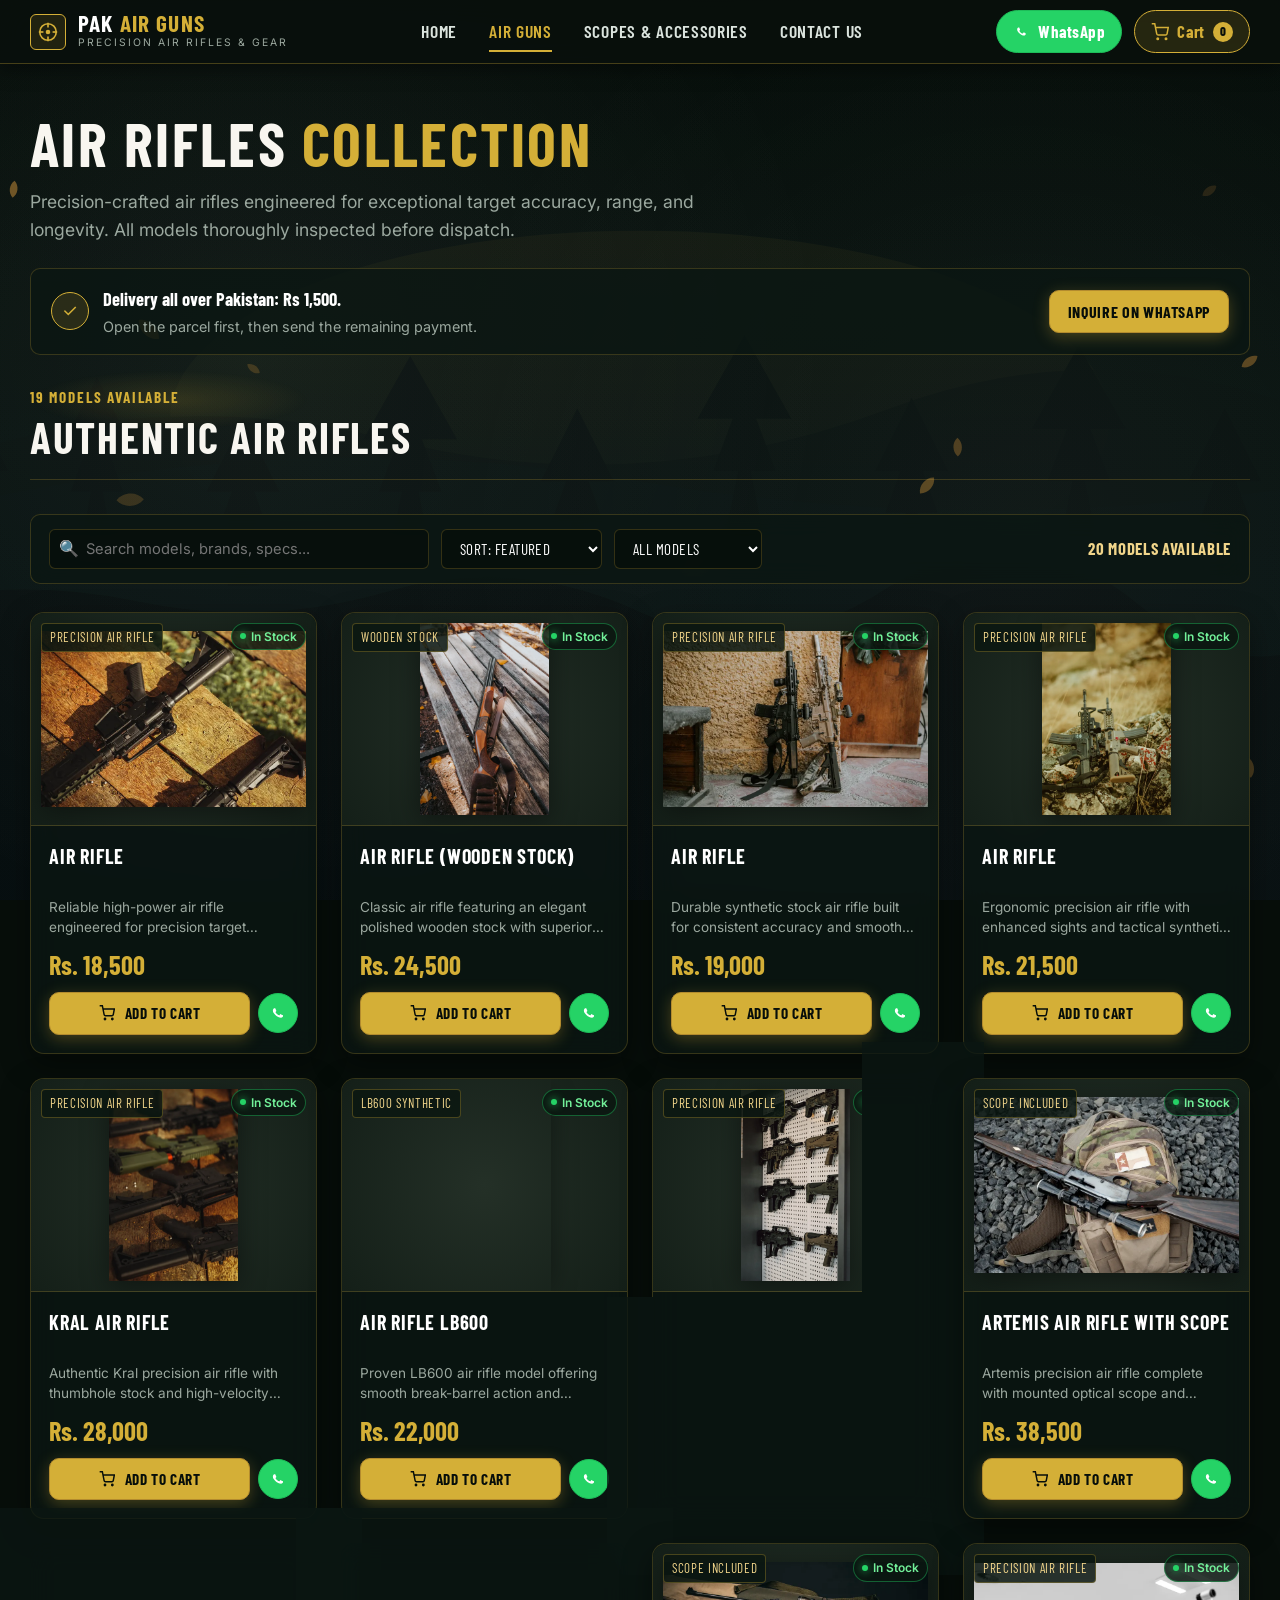
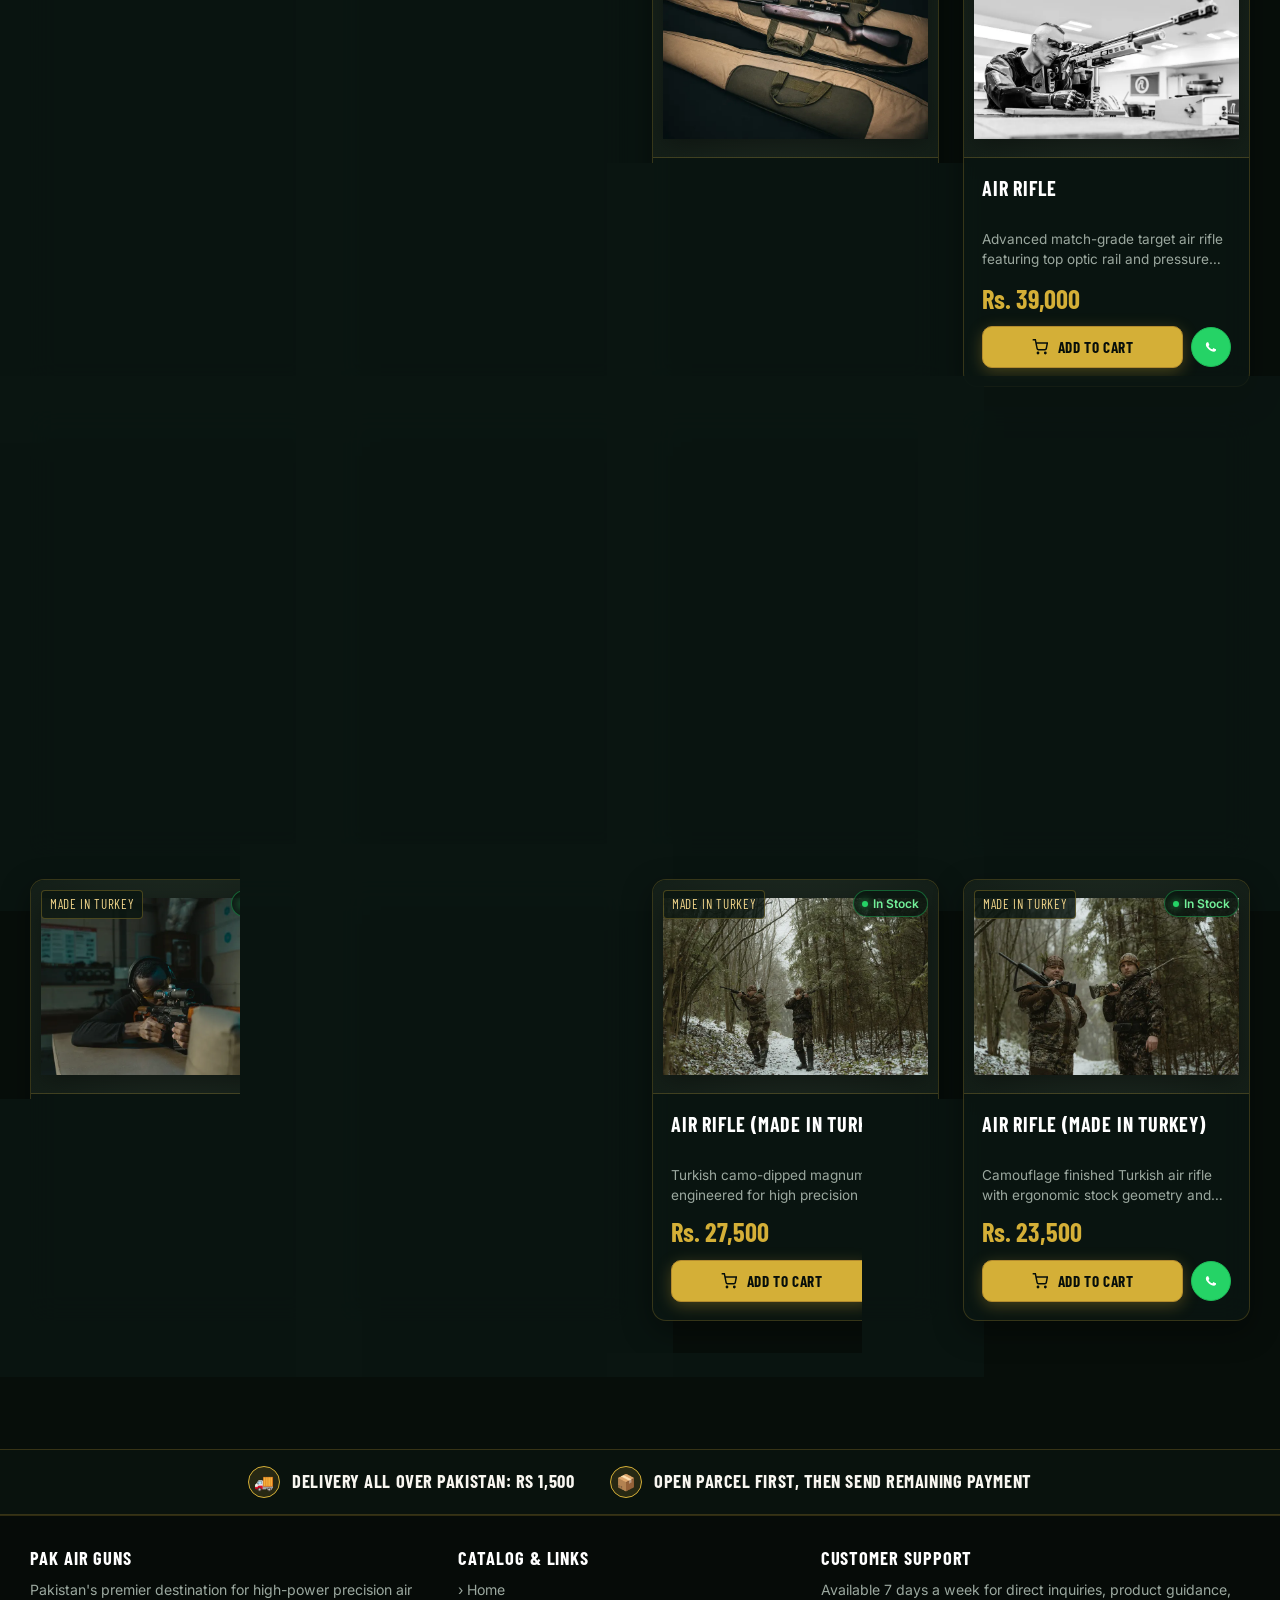
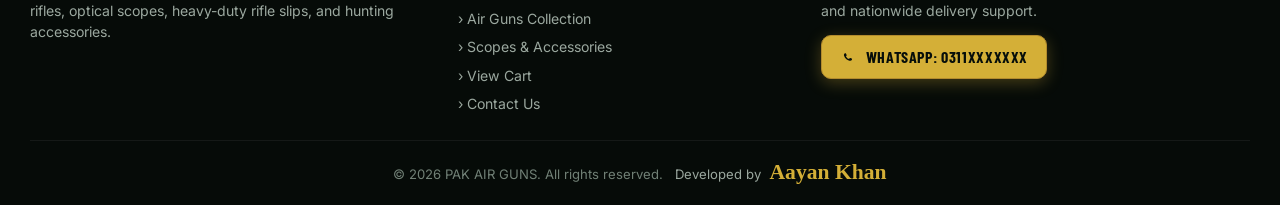
<file: air-guns.html>
<!DOCTYPE html>
<html lang="en">
<head>
  <meta charset="UTF-8">
  <meta name="viewport" content="width=device-width, initial-scale=1.0">
  <title>Air Guns Collection | PAK AIR GUNS - High Power Air Rifles in Pakistan</title>
  <meta name="description" content="Explore our complete range of precision air rifles in Pakistan. Kral, Gamo, Artemis, Snowpeak, Turkish and Chinese models. Open parcel first, then pay.">
  <link rel="canonical" href="./air-guns.html">
  <link rel="icon" type="image/svg+xml" href="favicon.svg">

  <meta property="og:type" content="website">
  <meta property="og:title" content="Air Guns Collection | PAK AIR GUNS">
  <meta property="og:description" content="Authentic precision air rifles with break-barrel, underlever, and PCP systems. Open parcel first, then pay. Delivery all over Pakistan: Rs 1,500.">
  <meta property="og:image" content="assets/images/product-01.webp">
  <meta property="og:url" content="./air-guns.html">

  <link rel="preconnect" href="https://fonts.googleapis.com">
  <link rel="preconnect" href="https://fonts.gstatic.com" crossorigin>

  <link rel="preload" as="image" href="assets/images/product-01.webp" type="image/webp" fetchpriority="high">

  <link rel="preload" as="style" href="https://fonts.googleapis.com/css2?family=Barlow+Condensed:wght@700&family=Inter:wght@400;600&display=swap">
  <link rel="stylesheet" href="https://fonts.googleapis.com/css2?family=Barlow+Condensed:wght@700&family=Inter:wght@400;600&display=swap" media="print" onload="this.media='all'">
  <noscript>
    <link rel="stylesheet" href="https://fonts.googleapis.com/css2?family=Barlow+Condensed:wght@700&family=Inter:wght@400;600&display=swap">
  </noscript>

  <style>
:root {
  --forest-dark: #070e0a;
  --forest-deep: #0b1712;
  --forest-mid: #13241c;
  --forest-panel: rgba(11, 23, 18, 0.78);
  --forest-panel-solid: #0d1a14;
  --forest-border: rgba(212, 175, 55, 0.22);
  --gold-primary: #d4af37;
  --gold-hover: #b38b2e;
  --gold-light: #f1d58a;
  --wa-green: #25D366;
  --text-light: #f8f6f0;
  --text-muted: #9ba89f;
  --header-height: 64px;
  --font-heading: 'Barlow Condensed', sans-serif;
  --font-body: 'Inter', sans-serif;
  --font-price: 'Barlow Condensed', sans-serif;
}
*, *::before, *::after { box-sizing: border-box; margin: 0; padding: 0; }
html { font-size: 16px; scroll-behavior: smooth; background: #070e0a; color: #f8f6f0; overflow-x: clip; }
body { font-family: var(--font-body); background: #070e0a; color: #f8f6f0; line-height: 1.6; min-height: 100vh; display: flex; flex-direction: column; overflow-x: clip; -webkit-font-smoothing: antialiased; }
a { color: inherit; text-decoration: none; }
button { cursor: pointer; border: none; background: none; font: inherit; }
img { display: block; max-width: 100%; height: auto; }
.container { width: 100%; max-width: 1260px; margin: 0 auto; padding: 0 20px; }
h1, h2, h3 { font-family: var(--font-heading); text-transform: uppercase; letter-spacing: 0.04em; font-weight: 700; line-height: 1.15; color: #f8f6f0; }
.gold-text { color: var(--gold-primary); }
.hunting-bg-layer { position: fixed; inset: 0; z-index: 0; pointer-events: none; overflow: hidden; }
.hunting-bg-photo { position: absolute; inset: -20px; background-size: cover; background-position: center bottom; background-repeat: no-repeat; will-change: transform; transition: transform 0.1s ease-out; background-image: linear-gradient(180deg, rgba(7, 14, 10, 0.45) 0%, rgba(9, 18, 14, 0.7) 100%), url("data:image/svg+xml,%3Csvg xmlns='http://www.w3.org/2000/svg' viewBox='0 0 1440 900' preserveAspectRatio='xMidYMax slice'%3E%3Cdefs%3E%3ClinearGradient id='sky' x1='0' y1='0' x2='0' y2='1'%3E%3Cstop offset='0%25' stop-color='%23050c08'/%3E%3Cstop offset='50%25' stop-color='%230a1c13'/%3E%3Cstop offset='100%25' stop-color='%23122c1f'/%3E%3C/linearGradient%3E%3C/defs%3E%3Crect width='1440' height='900' fill='url(%23sky)'/%3E%3Cpath d='M0 480 Q 240 380 480 440 T 960 410 T 1440 450 L 1440 900 L 0 900 Z' fill='%2308150f' opacity='0.7'/%3E%3Cpath d='M0 520 Q 360 420 720 480 T 1440 470 L 1440 900 L 0 900 Z' fill='%230a1c14' opacity='0.85'/%3E%3Cg fill='%2306120b'%3E%3Cpolygon points='80,480 65,560 95,560'/%3E%3Cpolygon points='200,460 185,540 215,540'/%3E%3Cpolygon points='500,450 480,550 520,550'/%3E%3Cpolygon points='820,440 800,540 840,540'/%3E%3Cpolygon points='1140,450 1120,550 1160,550'/%3E%3C/g%3E%3Cpath d='M0 600 Q 120 570 240 595 T 480 585 T 720 605 T 960 580 T 1200 600 T 1440 590 L 1440 900 L 0 900 Z' fill='%23040a06'/%3E%3C/svg%3E"); }
.hunting-bg-overlay { position: absolute; inset: 0; background: linear-gradient(180deg, rgba(7, 14, 10, 0.35) 0%, rgba(9, 17, 28, 0.38) 100%); }
.hunting-mist-layer { position: absolute; inset: 0; pointer-events: none; }
#hunting-leaves-canvas { position: absolute; inset: 0; width: 100%; height: 100%; pointer-events: none; }
main { flex: 1 0 auto; position: relative; z-index: 1; }
.site-header { position: sticky; top: 0; left: 0; right: 0; z-index: 1000; height: 64px; min-height: 64px; background: rgba(9, 16, 13, 0.95); backdrop-filter: blur(14px); -webkit-backdrop-filter: blur(14px); border-bottom: 1px solid rgba(212, 175, 55, 0.3); }
.header-container { display: flex; align-items: center; justify-content: space-between; height: 100%; padding: 0 20px; max-width: 1260px; margin: 0 auto; }
.brand-logo { display: flex; align-items: center; gap: 12px; }
.brand-crest { width: 36px; height: 36px; display: flex; align-items: center; justify-content: center; border-radius: 6px; background: rgba(212, 175, 55, 0.12); border: 1.5px solid var(--gold-primary); color: var(--gold-primary); }
.brand-crest svg { width: 22px; height: 22px; fill: currentColor; }
.brand-name { font-family: var(--font-heading); font-size: 1.45rem; font-weight: 700; color: #fff; line-height: 1; }
.brand-name span { color: var(--gold-primary); }
.brand-tag { font-size: 0.65rem; letter-spacing: 2px; text-transform: uppercase; color: var(--text-muted); }
.main-nav { display: flex; align-items: center; gap: 32px; margin: 0 auto; }
.nav-link { font-family: var(--font-heading); font-size: 1.1rem; text-transform: uppercase; font-weight: 600; color: #dbe4de; padding: 6px 0; position: relative; }
.nav-link.active, .nav-link:hover { color: var(--gold-primary); }
.nav-link::after { content: ''; position: absolute; bottom: 0; left: 0; width: 0%; height: 2px; background: var(--gold-primary); transition: width 0.25s ease; }
.nav-link.active::after, .nav-link:hover::after { width: 100%; }
.header-actions { display: flex; align-items: center; gap: 12px; }
.cart-btn { display: inline-flex; align-items: center; gap: 8px; padding: 7px 16px; border-radius: 9999px; background: rgba(212, 175, 55, 0.14); border: 1px solid var(--gold-primary); color: var(--gold-primary); font-family: var(--font-heading); font-size: 1.05rem; font-weight: 700; }
.cart-badge { background: var(--gold-primary); color: #070e0a; font-size: 0.8rem; font-weight: 800; min-width: 20px; height: 20px; border-radius: 9999px; display: inline-flex; align-items: center; justify-content: center; padding: 0 4px; }
.btn-whatsapp-header { display: inline-flex; align-items: center; gap: 8px; padding: 7px 16px; border-radius: 9999px; background: var(--wa-green); color: #fff; font-family: var(--font-heading); font-size: 1.05rem; font-weight: 700; border: 1px solid #1ebc59; }
.mobile-toggle { display: none; min-width: 44px; min-height: 44px; align-items: center; justify-content: center; color: var(--gold-primary); }
.mobile-nav-drawer { display: none; position: fixed; top: var(--header-height); left: 0; width: 100%; height: calc(100vh - var(--header-height)); background: rgba(9, 16, 12, 0.98); z-index: 1001; padding: 24px 20px; flex-direction: column; }
.mobile-nav-drawer.open { display: flex; }
.mobile-nav-links { display: flex; flex-direction: column; gap: 16px; }
.hero-section { min-height: 380px; padding: 50px 0 40px; position: relative; }
.hero-badge { display: inline-flex; align-items: center; gap: 8px; padding: 5px 14px; border-radius: 9999px; background: rgba(212, 175, 55, 0.12); border: 1px solid var(--gold-primary); color: var(--gold-light); font-family: var(--font-heading); font-size: 0.95rem; text-transform: uppercase; margin-bottom: 18px; }
.hero-title { font-size: clamp(2.2rem, 5vw, 3.6rem); margin-bottom: 16px; line-height: 1.1; }
.hero-subtext { font-size: 1.05rem; color: var(--text-muted); line-height: 1.6; margin-bottom: 28px; }
.hero-actions { display: flex; align-items: center; gap: 16px; flex-wrap: wrap; }
.btn { display: inline-flex; align-items: center; justify-content: center; gap: 10px; min-height: 46px; padding: 12px 28px; border-radius: 10px; font-family: var(--font-heading); font-size: 1.15rem; font-weight: 700; text-transform: uppercase; border: none; cursor: pointer; transition: all 0.2s ease; }
.btn-gold { background: var(--gold-primary); color: #070e0a; border: 1px solid var(--gold-hover); }
.btn-outline-gold { background: rgba(14, 25, 20, 0.6); color: var(--gold-light); border: 1.5px solid var(--gold-primary); }
.btn-sm { min-height: 38px; padding: 8px 18px; font-size: 1rem; }
.btn-block { width: 100%; }
.section { position: relative; padding: 60px 0; }
.section-header { display: flex; align-items: flex-end; justify-content: space-between; margin-bottom: 30px; border-bottom: 1px solid var(--forest-border); padding-bottom: 16px; }
.section-tag { font-family: var(--font-heading); font-size: 0.95rem; letter-spacing: 0.12em; text-transform: uppercase; color: var(--gold-primary); font-weight: 700; display: block; margin-bottom: 4px; }
.product-grid { display: grid; grid-template-columns: repeat(4, 1fr); gap: 24px; min-height: 350px; }
.product-card { background: var(--forest-panel); backdrop-filter: blur(14px); -webkit-backdrop-filter: blur(14px); border: 1px solid var(--forest-border); border-radius: 14px; overflow: hidden; display: flex; flex-direction: column; cursor: pointer; transition: transform 0.25s ease, border-color 0.25s ease; }
.product-card:hover { transform: translateY(-4px); border-color: var(--gold-primary); }
.product-img-box { position: relative; width: 100%; aspect-ratio: 4 / 3; background: #141f18; display: flex; align-items: center; justify-content: center; overflow: hidden; padding: 10px; }
.product-img { width: 100%; height: 100%; object-fit: contain; }
.stock-tag { position: absolute; top: 10px; left: 10px; background: rgba(11, 23, 17, 0.85); border: 1px solid rgba(212, 175, 55, 0.3); color: var(--gold-light); font-family: var(--font-heading); font-size: 0.82rem; letter-spacing: 0.05em; text-transform: uppercase; padding: 3px 8px; border-radius: 4px; z-index: 2; }
.stock-indicator { position: absolute; top: 10px; right: 10px; background: rgba(11, 23, 17, 0.85); border: 1px solid rgba(37, 211, 102, 0.4); color: #72f099; font-size: 0.75rem; font-weight: 600; display: inline-flex; align-items: center; gap: 5px; padding: 3px 8px; border-radius: 9999px; z-index: 2; }
.stock-indicator .dot { width: 6px; height: 6px; border-radius: 50%; background: var(--wa-green); box-shadow: 0 0 8px var(--wa-green); }
.product-info { padding: 18px; display: flex; flex-direction: column; flex: 1; }
.product-title { font-family: var(--font-heading); font-size: 1.25rem; font-weight: 700; color: #fff; margin-bottom: 6px; min-height: 48px; }
.product-desc { font-size: 0.85rem; color: var(--text-muted); line-height: 1.45; margin-bottom: 14px; flex-grow: 1; display: -webkit-box; -webkit-line-clamp: 2; -webkit-box-orient: vertical; overflow: hidden; }
.product-price { font-family: var(--font-price); font-size: 1.65rem; font-weight: 700; color: var(--gold-primary); line-height: 1; margin-bottom: 14px; }
.product-actions-bar { display: flex; align-items: center; gap: 8px; }
.btn-card-add { flex: 1; min-height: 40px; padding: 8px 12px; font-size: 0.95rem; }
.btn-card-wa { width: 40px; height: 40px; min-width: 40px; border-radius: 50%; background: var(--wa-green); color: #fff; display: flex; align-items: center; justify-content: center; border: 1px solid #1ebc59; }
.btn-card-wa svg { width: 20px; height: 20px; fill: currentColor; }
.trust-strip-above-footer { position: relative; z-index: 2; background: rgba(10, 19, 15, 0.92); border-top: 1px solid var(--forest-border); border-bottom: 1px solid var(--forest-border); padding: 16px 0; margin-top: 60px; }
.trust-badges-row { display: flex; align-items: center; justify-content: center; gap: 36px; flex-wrap: wrap; }
.trust-badge-pill { display: inline-flex; align-items: center; gap: 12px; font-family: var(--font-heading); font-size: 1.15rem; text-transform: uppercase; color: var(--text-light); font-weight: 700; }
.trust-badge-icon { width: 32px; height: 32px; border-radius: 50%; background: rgba(212, 175, 55, 0.15); border: 1px solid var(--gold-primary); color: var(--gold-primary); display: flex; align-items: center; justify-content: center; font-size: 16px; }
.site-footer { position: relative; z-index: 2; background: #060b08; border-top: 1px solid rgba(212, 175, 55, 0.20); padding: 32px 0 16px; color: var(--text-muted); font-size: 14px; }
.footer-grid-compact { display: grid; grid-template-columns: 1.2fr 1fr 1.3fr; gap: 32px; margin-bottom: 24px; }
.footer-col h4 { font-family: var(--font-heading); font-size: 1.15rem; text-transform: uppercase; color: #fff; margin-bottom: 10px; }
.footer-desc { font-size: 0.88rem; color: var(--text-muted); line-height: 1.5; }
.footer-nav-list { list-style: none; display: flex; flex-direction: column; gap: 6px; }
.footer-nav-link { font-size: 0.88rem; color: var(--text-muted); }
.footer-address { font-size: 0.9rem; color: #e2e8f0; line-height: 1.5; margin-bottom: 12px; }
.footer-bottom-single-line { border-top: 1px solid rgba(255, 255, 255, 0.06); padding-top: 14px; text-align: center; font-size: 0.82rem; color: #718076; }
.footer-bottom-single-line .dev-credit { color: var(--text-muted); margin-left: 8px; }
.footer-bottom-single-line .dev-credit span { font-weight: 700; color: var(--gold-primary); }
@media (max-width: 1100px) { .product-grid { grid-template-columns: repeat(3, 1fr); } }
@media (max-width: 768px) {
  :root { --header-height: 58px; }
  .site-header { height: 58px; min-height: 58px; }
  .main-nav { display: none; }
  .mobile-toggle { display: flex; }
  .btn-whatsapp-header span { display: none; }
  .btn-whatsapp-header { padding: 7px 10px; }
  .product-grid { grid-template-columns: repeat(2, 1fr); gap: 16px; }
  .footer-grid-compact { grid-template-columns: 1fr; gap: 24px; }
  .trust-badges-row { flex-direction: column; gap: 14px; align-items: flex-start; padding: 0 20px; }
}
@media (max-width: 440px) { .product-grid { grid-template-columns: 1fr; } }
  </style>

  <link rel="preload" as="style" href="css/style.css">
  <link rel="stylesheet" href="css/style.css" media="print" onload="this.media='all'">
  <noscript><link rel="stylesheet" href="css/style.css"></noscript>

  <script type="application/ld+json">
  {
    "@context": "https://schema.org",
    "@type": "SportingGoodsStore",
    "name": "PAK AIR GUNS",
    "image": "assets/images/product-01.webp",
    "telephone": "0311XXXXXXX",
    "priceRange": "PKR",
    "url": "./air-guns.html"
  }
  </script>
</head>
<body data-page="air-guns">

  
  <div class="hunting-bg-layer" id="hunting-bg-layer">
    <div class="hunting-bg-photo" id="hunting-bg-photo"></div>
    <div class="hunting-bg-overlay"></div>
    <div class="hunting-mist-layer"></div>
    <canvas id="hunting-leaves-canvas"></canvas>
  </div>

  
  <header id="site-header" class="site-header">
    <div class="header-container">
      <a href="index.html" class="brand-logo" aria-label="PAK AIR GUNS Homepage">
        <div class="brand-crest" aria-hidden="true">
          <svg viewBox="0 0 24 24">
            <circle cx="12" cy="12" r="9" stroke="currentColor" stroke-width="1.8" fill="none"/>
            <line x1="12" y1="2" x2="12" y2="7" stroke="currentColor" stroke-width="1.8"/>
            <line x1="12" y1="17" x2="12" y2="22" stroke="currentColor" stroke-width="1.8"/>
            <line x1="2" y1="12" x2="7" y2="12" stroke="currentColor" stroke-width="1.8"/>
            <line x1="17" y1="12" x2="22" y2="12" stroke="currentColor" stroke-width="1.8"/>
            <circle cx="12" cy="12" r="2.5" fill="currentColor"/>
          </svg>
        </div>
        <div class="brand-text-block">
          <span class="brand-name">PAK <span>AIR GUNS</span></span>
          <span class="brand-tag">Precision Air Rifles &amp; Gear</span>
        </div>
      </a>

      <nav class="main-nav" aria-label="Main Navigation">
        <a href="index.html" class="nav-link ">Home</a>
        <a href="air-guns.html" class="nav-link active">Air Guns</a>
        <a href="scopes-accessories.html" class="nav-link ">Scopes &amp; Accessories</a>
        <a href="contact.html" class="nav-link ">Contact Us</a>
      </nav>

      <div class="header-actions">
        <a href="https://wa.me/0311XXXXXXX" target="_blank" rel="noopener noreferrer" class="btn-whatsapp-header" aria-label="Chat on WhatsApp">
          <svg viewBox="0 0 24 24" width="16" height="16" fill="currentColor">
            <path d="M17.472 14.382c-.301-.15-1.78-.878-2.056-.979-.276-.1-.476-.15-.676.15s-.777.98-.953 1.18c-.175.2-.351.226-.652.075s-1.27-.468-2.42-1.493c-.894-.799-1.498-1.787-1.674-2.088-.175-.3-.019-.462.132-.612.136-.135.301-.351.451-.527.151-.175.2-.301.301-.501.1-.2.05-.376-.025-.526-.075-.15-.676-1.63-.927-2.232-.244-.588-.492-.508-.676-.517l-.576-.01c-.2 0-.526.075-.802.376s-1.053 1.028-1.053 2.508 1.078 2.909 1.228 3.11c.151.2 2.122 3.24 5.142 4.544.718.31 1.279.496 1.716.634.721.23 1.378.198 1.897.12.578-.088 1.78-.727 2.03-1.43.25-.702.25-1.304.175-1.43-.075-.125-.276-.2-.576-.35z"/>
          </svg>
          <span>WhatsApp</span>
        </a>

        <a href="cart.html" class="cart-btn" aria-label="View Shopping Cart">
          <span class="cart-icon-wrap" aria-hidden="true">
            <svg viewBox="0 0 24 24" width="18" height="18" fill="none" stroke="currentColor" stroke-width="2">
              <circle cx="9" cy="21" r="1"></circle>
              <circle cx="20" cy="21" r="1"></circle>
              <path d="M1 1h4l2.68 13.39a2 2 0 0 0 2 1.61h9.72a2 2 0 0 0 2-1.61L23 6H6"></path>
            </svg>
          </span>
          <span class="cart-label">Cart</span>
          <span class="cart-badge" id="cart-count">0</span>
        </a>

        <button class="mobile-toggle" id="mobile-toggle" aria-label="Toggle navigation menu" aria-expanded="false">
          <svg viewBox="0 0 24 24" width="26" height="26" stroke="currentColor" stroke-width="2" fill="none">
            <line x1="3" y1="12" x2="21" y2="12"></line>
            <line x1="3" y1="6" x2="21" y2="6"></line>
            <line x1="3" y1="18" x2="21" y2="18"></line>
          </svg>
        </button>
      </div>
    </div>

    <!-- Mobile Navigation Drawer -->
    <div class="mobile-nav-drawer" id="mobile-drawer" aria-hidden="true">
      <div class="mobile-nav-links">
        <a href="index.html" class="nav-link ">Home</a>
        <a href="air-guns.html" class="nav-link active">Air Guns Collection</a>
        <a href="scopes-accessories.html" class="nav-link ">Scopes &amp; Accessories</a>
        <a href="contact.html" class="nav-link ">Contact Us</a>
        <a href="cart.html" class="nav-link">Shopping Cart (<span class="cart-badge" style="display:inline-flex;">0</span>)</a>
      </div>
      <div style="margin-top: auto; padding-top: 20px; border-top: 1px solid var(--forest-border);">
        <p style="color: var(--text-light); font-weight: 700; margin-bottom: 6px;">Customer Support</p>
        <p style="color: var(--text-muted); font-size: 0.9rem;">WhatsApp: 0311XXXXXXX</p>
      </div>
    </div>
  </header>

  <main>
    <header class="section" style="padding: 44px 0 20px;">
      <div class="container">
        <h1 style="margin-bottom: 10px;">Air Rifles <span class="gold-text">Collection</span></h1>
        <p style="color: var(--text-muted); font-size: 1.1rem; max-width: 680px; margin-bottom: 24px;">
          Precision-crafted air rifles engineered for exceptional target accuracy, range, and longevity. All models thoroughly inspected before dispatch.
        </p>

        <div style="background: var(--forest-panel); border: 1px solid var(--forest-border); border-radius: 10px; padding: 16px 20px; display: flex; align-items: center; justify-content: space-between; gap: 20px; flex-wrap: wrap;">
          <div style="display: flex; align-items: center; gap: 14px;">
            <div style="width: 38px; height: 38px; border-radius: 50%; background: rgba(212, 175, 55, 0.15); border: 1.5px solid var(--gold-primary); color: var(--gold-primary); font-size: 18px; display: flex; align-items: center; justify-content: center;">✓</div>
            <div>
              <div style="font-family: var(--font-heading); font-size: 1.15rem; font-weight: 700; color: #fff;">Delivery all over Pakistan: Rs 1,500.</div>
              <div style="font-size: 0.9rem; color: var(--text-muted);">Open the parcel first, then send the remaining payment.</div>
            </div>
          </div>
          <a href="https://wa.me/0311XXXXXXX" target="_blank" rel="noopener noreferrer" class="btn btn-gold btn-sm">
            Inquire on WhatsApp
          </a>
        </div>
      </div>
    </header>

    <section class="section" style="padding-top: 10px;">
      <div class="container">
        <div class="section-header">
          <div class="section-title-wrap">
            <span class="section-tag" id="air-guns-count">19 Models Available</span>
            <h2>Authentic Air Rifles</h2>
          </div>
        </div>

        <div id="collection-toolbar-container"></div>

        <div class="product-grid" id="air-guns-grid">

        <article class="product-card" data-id="product-01" data-category="gun" onclick="window.showQuickViewModal('product-01')">
          <div class="product-img-box">
            <span class="stock-tag">Precision Air Rifle</span>
            <span class="stock-indicator"><span class="dot"></span>In Stock</span>
            <img 
              src="assets/images/product-01.webp" 
              alt="AR-style tactical precision air rifle displayed on wooden planks" 
              width="400" 
              height="300"
              loading="eager" 
              decoding="async" 
              fetchpriority="high"
              class="product-img"
            />
          </div>

          <div class="product-info">
            <h3 class="product-title">Air Rifle</h3>
            <p class="product-desc">Reliable high-power air rifle engineered for precision target shooting and field practice.</p>
            <div class="product-price">Rs. 18,500</div>
            <div class="product-actions-bar">
              <button class="btn btn-gold btn-card-add" onclick="event.stopPropagation(); window.addToCart('product-01')" aria-label="Add Air Rifle to cart">
                <svg viewBox="0 0 24 24" width="16" height="16" fill="none" stroke="currentColor" stroke-width="2.2" aria-hidden="true">
                  <circle cx="9" cy="21" r="1"></circle>
                  <circle cx="20" cy="21" r="1"></circle>
                  <path d="M1 1h4l2.68 13.39a2 2 0 0 0 2 1.61h9.72a2 2 0 0 0 2-1.61L23 6H6"></path>
                </svg>
                Add to Cart
              </button>
              <a href="https://wa.me/0311XXXXXXX?text=*DIRECT%20INQUIRY%20%2F%20ORDER%20-%20PAK%20AIR%20GUNS*%0A%E2%80%A2%20Product%3A%20*Air%20Rifle*%0A%E2%80%A2%20Quantity%3A%201%0A%E2%80%A2%20Price%3A%20Rs.%2018%2C500%0A%E2%80%A2%20Photo%3A%20https%3A%2F%2F007-khan829.github.io%2Fpak-air-guns%2Fassets%2Fimages%2Fproduct-01.webp%0A%0ADelivery%20all%20over%20Pakistan%20Rs%201%2C500.%20Open%20parcel%20first%2C%20then%20pay." target="_blank" rel="noopener noreferrer" class="btn-card-wa" onclick="event.stopPropagation();" aria-label="Order Air Rifle directly on WhatsApp">
                <svg viewBox="0 0 24 24" aria-hidden="true">
                  <path d="M17.472 14.382c-.301-.15-1.78-.878-2.056-.979-.276-.1-.476-.15-.676.15s-.777.98-.953 1.18c-.175.2-.351.226-.652.075s-1.27-.468-2.42-1.493c-.894-.799-1.498-1.787-1.674-2.088-.175-.3-.019-.462.132-.612.136-.135.301-.351.451-.527.151-.175.2-.301.301-.501.1-.2.05-.376-.025-.526-.075-.15-.676-1.63-.927-2.232-.244-.588-.492-.508-.676-.517l-.576-.01c-.2 0-.526.075-.802.376s-1.053 1.028-1.053 2.508 1.078 2.909 1.228 3.11c.151.2 2.122 3.24 5.142 4.544.718.31 1.279.496 1.716.634.721.23 1.378.198 1.897.12.578-.088 1.78-.727 2.03-1.43.25-.702.25-1.304.175-1.43-.075-.125-.276-.2-.576-.35z"/>
                </svg>
              </a>
            </div>
          </div>
        </article>

        <article class="product-card" data-id="product-02" data-category="gun" onclick="window.showQuickViewModal('product-02')">
          <div class="product-img-box">
            <span class="stock-tag">Wooden Stock</span>
            <span class="stock-indicator"><span class="dot"></span>In Stock</span>
            <img 
              src="assets/images/product-02.webp" 
              alt="Classic polished wooden stock air rifle resting on rustic wooden bench outdoors" 
              width="400" 
              height="300"
              loading="lazy" 
              decoding="async" 
              
              class="product-img"
            />
          </div>

          <div class="product-info">
            <h3 class="product-title">Air Rifle (Wooden Stock)</h3>
            <p class="product-desc">Classic air rifle featuring an elegant polished wooden stock with superior grip and balance.</p>
            <div class="product-price">Rs. 24,500</div>
            <div class="product-actions-bar">
              <button class="btn btn-gold btn-card-add" onclick="event.stopPropagation(); window.addToCart('product-02')" aria-label="Add Air Rifle (Wooden Stock) to cart">
                <svg viewBox="0 0 24 24" width="16" height="16" fill="none" stroke="currentColor" stroke-width="2.2" aria-hidden="true">
                  <circle cx="9" cy="21" r="1"></circle>
                  <circle cx="20" cy="21" r="1"></circle>
                  <path d="M1 1h4l2.68 13.39a2 2 0 0 0 2 1.61h9.72a2 2 0 0 0 2-1.61L23 6H6"></path>
                </svg>
                Add to Cart
              </button>
              <a href="https://wa.me/0311XXXXXXX?text=*DIRECT%20INQUIRY%20%2F%20ORDER%20-%20PAK%20AIR%20GUNS*%0A%E2%80%A2%20Product%3A%20*Air%20Rifle%20(Wooden%20Stock)*%0A%E2%80%A2%20Quantity%3A%201%0A%E2%80%A2%20Price%3A%20Rs.%2024%2C500%0A%E2%80%A2%20Photo%3A%20https%3A%2F%2F007-khan829.github.io%2Fpak-air-guns%2Fassets%2Fimages%2Fproduct-02.webp%0A%0ADelivery%20all%20over%20Pakistan%20Rs%201%2C500.%20Open%20parcel%20first%2C%20then%20pay." target="_blank" rel="noopener noreferrer" class="btn-card-wa" onclick="event.stopPropagation();" aria-label="Order Air Rifle (Wooden Stock) directly on WhatsApp">
                <svg viewBox="0 0 24 24" aria-hidden="true">
                  <path d="M17.472 14.382c-.301-.15-1.78-.878-2.056-.979-.276-.1-.476-.15-.676.15s-.777.98-.953 1.18c-.175.2-.351.226-.652.075s-1.27-.468-2.42-1.493c-.894-.799-1.498-1.787-1.674-2.088-.175-.3-.019-.462.132-.612.136-.135.301-.351.451-.527.151-.175.2-.301.301-.501.1-.2.05-.376-.025-.526-.075-.15-.676-1.63-.927-2.232-.244-.588-.492-.508-.676-.517l-.576-.01c-.2 0-.526.075-.802.376s-1.053 1.028-1.053 2.508 1.078 2.909 1.228 3.11c.151.2 2.122 3.24 5.142 4.544.718.31 1.279.496 1.716.634.721.23 1.378.198 1.897.12.578-.088 1.78-.727 2.03-1.43.25-.702.25-1.304.175-1.43-.075-.125-.276-.2-.576-.35z"/>
                </svg>
              </a>
            </div>
          </div>
        </article>

        <article class="product-card" data-id="product-03" data-category="gun" onclick="window.showQuickViewModal('product-03')">
          <div class="product-img-box">
            <span class="stock-tag">Precision Air Rifle</span>
            <span class="stock-indicator"><span class="dot"></span>In Stock</span>
            <img 
              src="assets/images/product-03.webp" 
              alt="Durable tactical synthetic air rifle leaning against rustic backdrop" 
              width="400" 
              height="300"
              loading="lazy" 
              decoding="async" 
              
              class="product-img"
            />
          </div>

          <div class="product-info">
            <h3 class="product-title">Air Rifle</h3>
            <p class="product-desc">Durable synthetic stock air rifle built for consistent accuracy and smooth cocking.</p>
            <div class="product-price">Rs. 19,000</div>
            <div class="product-actions-bar">
              <button class="btn btn-gold btn-card-add" onclick="event.stopPropagation(); window.addToCart('product-03')" aria-label="Add Air Rifle to cart">
                <svg viewBox="0 0 24 24" width="16" height="16" fill="none" stroke="currentColor" stroke-width="2.2" aria-hidden="true">
                  <circle cx="9" cy="21" r="1"></circle>
                  <circle cx="20" cy="21" r="1"></circle>
                  <path d="M1 1h4l2.68 13.39a2 2 0 0 0 2 1.61h9.72a2 2 0 0 0 2-1.61L23 6H6"></path>
                </svg>
                Add to Cart
              </button>
              <a href="https://wa.me/0311XXXXXXX?text=*DIRECT%20INQUIRY%20%2F%20ORDER%20-%20PAK%20AIR%20GUNS*%0A%E2%80%A2%20Product%3A%20*Air%20Rifle*%0A%E2%80%A2%20Quantity%3A%201%0A%E2%80%A2%20Price%3A%20Rs.%2019%2C000%0A%E2%80%A2%20Photo%3A%20https%3A%2F%2F007-khan829.github.io%2Fpak-air-guns%2Fassets%2Fimages%2Fproduct-03.webp%0A%0ADelivery%20all%20over%20Pakistan%20Rs%201%2C500.%20Open%20parcel%20first%2C%20then%20pay." target="_blank" rel="noopener noreferrer" class="btn-card-wa" onclick="event.stopPropagation();" aria-label="Order Air Rifle directly on WhatsApp">
                <svg viewBox="0 0 24 24" aria-hidden="true">
                  <path d="M17.472 14.382c-.301-.15-1.78-.878-2.056-.979-.276-.1-.476-.15-.676.15s-.777.98-.953 1.18c-.175.2-.351.226-.652.075s-1.27-.468-2.42-1.493c-.894-.799-1.498-1.787-1.674-2.088-.175-.3-.019-.462.132-.612.136-.135.301-.351.451-.527.151-.175.2-.301.301-.501.1-.2.05-.376-.025-.526-.075-.15-.676-1.63-.927-2.232-.244-.588-.492-.508-.676-.517l-.576-.01c-.2 0-.526.075-.802.376s-1.053 1.028-1.053 2.508 1.078 2.909 1.228 3.11c.151.2 2.122 3.24 5.142 4.544.718.31 1.279.496 1.716.634.721.23 1.378.198 1.897.12.578-.088 1.78-.727 2.03-1.43.25-.702.25-1.304.175-1.43-.075-.125-.276-.2-.576-.35z"/>
                </svg>
              </a>
            </div>
          </div>
        </article>

        <article class="product-card" data-id="product-04" data-category="gun" onclick="window.showQuickViewModal('product-04')">
          <div class="product-img-box">
            <span class="stock-tag">Precision Air Rifle</span>
            <span class="stock-indicator"><span class="dot"></span>In Stock</span>
            <img 
              src="assets/images/product-04.webp" 
              alt="Ergonomic precision air rifles on rugged outdoor terrain" 
              width="400" 
              height="300"
              loading="lazy" 
              decoding="async" 
              
              class="product-img"
            />
          </div>

          <div class="product-info">
            <h3 class="product-title">Air Rifle</h3>
            <p class="product-desc">Ergonomic precision air rifle with enhanced sights and tactical synthetic stock.</p>
            <div class="product-price">Rs. 21,500</div>
            <div class="product-actions-bar">
              <button class="btn btn-gold btn-card-add" onclick="event.stopPropagation(); window.addToCart('product-04')" aria-label="Add Air Rifle to cart">
                <svg viewBox="0 0 24 24" width="16" height="16" fill="none" stroke="currentColor" stroke-width="2.2" aria-hidden="true">
                  <circle cx="9" cy="21" r="1"></circle>
                  <circle cx="20" cy="21" r="1"></circle>
                  <path d="M1 1h4l2.68 13.39a2 2 0 0 0 2 1.61h9.72a2 2 0 0 0 2-1.61L23 6H6"></path>
                </svg>
                Add to Cart
              </button>
              <a href="https://wa.me/0311XXXXXXX?text=*DIRECT%20INQUIRY%20%2F%20ORDER%20-%20PAK%20AIR%20GUNS*%0A%E2%80%A2%20Product%3A%20*Air%20Rifle*%0A%E2%80%A2%20Quantity%3A%201%0A%E2%80%A2%20Price%3A%20Rs.%2021%2C500%0A%E2%80%A2%20Photo%3A%20https%3A%2F%2F007-khan829.github.io%2Fpak-air-guns%2Fassets%2Fimages%2Fproduct-04.webp%0A%0ADelivery%20all%20over%20Pakistan%20Rs%201%2C500.%20Open%20parcel%20first%2C%20then%20pay." target="_blank" rel="noopener noreferrer" class="btn-card-wa" onclick="event.stopPropagation();" aria-label="Order Air Rifle directly on WhatsApp">
                <svg viewBox="0 0 24 24" aria-hidden="true">
                  <path d="M17.472 14.382c-.301-.15-1.78-.878-2.056-.979-.276-.1-.476-.15-.676.15s-.777.98-.953 1.18c-.175.2-.351.226-.652.075s-1.27-.468-2.42-1.493c-.894-.799-1.498-1.787-1.674-2.088-.175-.3-.019-.462.132-.612.136-.135.301-.351.451-.527.151-.175.2-.301.301-.501.1-.2.05-.376-.025-.526-.075-.15-.676-1.63-.927-2.232-.244-.588-.492-.508-.676-.517l-.576-.01c-.2 0-.526.075-.802.376s-1.053 1.028-1.053 2.508 1.078 2.909 1.228 3.11c.151.2 2.122 3.24 5.142 4.544.718.31 1.279.496 1.716.634.721.23 1.378.198 1.897.12.578-.088 1.78-.727 2.03-1.43.25-.702.25-1.304.175-1.43-.075-.125-.276-.2-.576-.35z"/>
                </svg>
              </a>
            </div>
          </div>
        </article>

        <article class="product-card" data-id="product-05" data-category="gun" onclick="window.showQuickViewModal('product-05')">
          <div class="product-img-box">
            <span class="stock-tag">Precision Air Rifle</span>
            <span class="stock-indicator"><span class="dot"></span>In Stock</span>
            <img 
              src="assets/images/product-05.webp" 
              alt="Authentic Kral precision air rifle on natural wood surface" 
              width="400" 
              height="300"
              loading="lazy" 
              decoding="async" 
              
              class="product-img"
            />
          </div>

          <div class="product-info">
            <h3 class="product-title">Kral Air Rifle</h3>
            <p class="product-desc">Authentic Kral precision air rifle with thumbhole stock and high-velocity performance.</p>
            <div class="product-price">Rs. 28,000</div>
            <div class="product-actions-bar">
              <button class="btn btn-gold btn-card-add" onclick="event.stopPropagation(); window.addToCart('product-05')" aria-label="Add Kral Air Rifle to cart">
                <svg viewBox="0 0 24 24" width="16" height="16" fill="none" stroke="currentColor" stroke-width="2.2" aria-hidden="true">
                  <circle cx="9" cy="21" r="1"></circle>
                  <circle cx="20" cy="21" r="1"></circle>
                  <path d="M1 1h4l2.68 13.39a2 2 0 0 0 2 1.61h9.72a2 2 0 0 0 2-1.61L23 6H6"></path>
                </svg>
                Add to Cart
              </button>
              <a href="https://wa.me/0311XXXXXXX?text=*DIRECT%20INQUIRY%20%2F%20ORDER%20-%20PAK%20AIR%20GUNS*%0A%E2%80%A2%20Product%3A%20*Kral%20Air%20Rifle*%0A%E2%80%A2%20Quantity%3A%201%0A%E2%80%A2%20Price%3A%20Rs.%2028%2C000%0A%E2%80%A2%20Photo%3A%20https%3A%2F%2F007-khan829.github.io%2Fpak-air-guns%2Fassets%2Fimages%2Fproduct-05.webp%0A%0ADelivery%20all%20over%20Pakistan%20Rs%201%2C500.%20Open%20parcel%20first%2C%20then%20pay." target="_blank" rel="noopener noreferrer" class="btn-card-wa" onclick="event.stopPropagation();" aria-label="Order Kral Air Rifle directly on WhatsApp">
                <svg viewBox="0 0 24 24" aria-hidden="true">
                  <path d="M17.472 14.382c-.301-.15-1.78-.878-2.056-.979-.276-.1-.476-.15-.676.15s-.777.98-.953 1.18c-.175.2-.351.226-.652.075s-1.27-.468-2.42-1.493c-.894-.799-1.498-1.787-1.674-2.088-.175-.3-.019-.462.132-.612.136-.135.301-.351.451-.527.151-.175.2-.301.301-.501.1-.2.05-.376-.025-.526-.075-.15-.676-1.63-.927-2.232-.244-.588-.492-.508-.676-.517l-.576-.01c-.2 0-.526.075-.802.376s-1.053 1.028-1.053 2.508 1.078 2.909 1.228 3.11c.151.2 2.122 3.24 5.142 4.544.718.31 1.279.496 1.716.634.721.23 1.378.198 1.897.12.578-.088 1.78-.727 2.03-1.43.25-.702.25-1.304.175-1.43-.075-.125-.276-.2-.576-.35z"/>
                </svg>
              </a>
            </div>
          </div>
        </article>

        <article class="product-card" data-id="product-06" data-category="gun" onclick="window.showQuickViewModal('product-06')">
          <div class="product-img-box">
            <span class="stock-tag">LB600 Synthetic</span>
            <span class="stock-indicator"><span class="dot"></span>In Stock</span>
            <img 
              src="assets/images/product-06.webp" 
              alt="Proven LB600 break-barrel air rifle model on outdoor wooden table" 
              width="400" 
              height="300"
              loading="lazy" 
              decoding="async" 
              
              class="product-img"
            />
          </div>

          <div class="product-info">
            <h3 class="product-title">Air Rifle LB600</h3>
            <p class="product-desc">Proven LB600 air rifle model offering smooth break-barrel action and dependable power.</p>
            <div class="product-price">Rs. 22,000</div>
            <div class="product-actions-bar">
              <button class="btn btn-gold btn-card-add" onclick="event.stopPropagation(); window.addToCart('product-06')" aria-label="Add Air Rifle LB600 to cart">
                <svg viewBox="0 0 24 24" width="16" height="16" fill="none" stroke="currentColor" stroke-width="2.2" aria-hidden="true">
                  <circle cx="9" cy="21" r="1"></circle>
                  <circle cx="20" cy="21" r="1"></circle>
                  <path d="M1 1h4l2.68 13.39a2 2 0 0 0 2 1.61h9.72a2 2 0 0 0 2-1.61L23 6H6"></path>
                </svg>
                Add to Cart
              </button>
              <a href="https://wa.me/0311XXXXXXX?text=*DIRECT%20INQUIRY%20%2F%20ORDER%20-%20PAK%20AIR%20GUNS*%0A%E2%80%A2%20Product%3A%20*Air%20Rifle%20LB600*%0A%E2%80%A2%20Quantity%3A%201%0A%E2%80%A2%20Price%3A%20Rs.%2022%2C000%0A%E2%80%A2%20Photo%3A%20https%3A%2F%2F007-khan829.github.io%2Fpak-air-guns%2Fassets%2Fimages%2Fproduct-06.webp%0A%0ADelivery%20all%20over%20Pakistan%20Rs%201%2C500.%20Open%20parcel%20first%2C%20then%20pay." target="_blank" rel="noopener noreferrer" class="btn-card-wa" onclick="event.stopPropagation();" aria-label="Order Air Rifle LB600 directly on WhatsApp">
                <svg viewBox="0 0 24 24" aria-hidden="true">
                  <path d="M17.472 14.382c-.301-.15-1.78-.878-2.056-.979-.276-.1-.476-.15-.676.15s-.777.98-.953 1.18c-.175.2-.351.226-.652.075s-1.27-.468-2.42-1.493c-.894-.799-1.498-1.787-1.674-2.088-.175-.3-.019-.462.132-.612.136-.135.301-.351.451-.527.151-.175.2-.301.301-.501.1-.2.05-.376-.025-.526-.075-.15-.676-1.63-.927-2.232-.244-.588-.492-.508-.676-.517l-.576-.01c-.2 0-.526.075-.802.376s-1.053 1.028-1.053 2.508 1.078 2.909 1.228 3.11c.151.2 2.122 3.24 5.142 4.544.718.31 1.279.496 1.716.634.721.23 1.378.198 1.897.12.578-.088 1.78-.727 2.03-1.43.25-.702.25-1.304.175-1.43-.075-.125-.276-.2-.576-.35z"/>
                </svg>
              </a>
            </div>
          </div>
        </article>

        <article class="product-card" data-id="product-07" data-category="gun" onclick="window.showQuickViewModal('product-07')">
          <div class="product-img-box">
            <span class="stock-tag">Precision Air Rifle</span>
            <span class="stock-indicator"><span class="dot"></span>In Stock</span>
            <img 
              src="assets/images/product-07.webp" 
              alt="High performance precision target air rifles on store display rack" 
              width="400" 
              height="300"
              loading="lazy" 
              decoding="async" 
              
              class="product-img"
            />
          </div>

          <div class="product-info">
            <h3 class="product-title">Air Rifle</h3>
            <p class="product-desc">High performance precision air rifle designed for long-range target stability.</p>
            <div class="product-price">Rs. 31,500</div>
            <div class="product-actions-bar">
              <button class="btn btn-gold btn-card-add" onclick="event.stopPropagation(); window.addToCart('product-07')" aria-label="Add Air Rifle to cart">
                <svg viewBox="0 0 24 24" width="16" height="16" fill="none" stroke="currentColor" stroke-width="2.2" aria-hidden="true">
                  <circle cx="9" cy="21" r="1"></circle>
                  <circle cx="20" cy="21" r="1"></circle>
                  <path d="M1 1h4l2.68 13.39a2 2 0 0 0 2 1.61h9.72a2 2 0 0 0 2-1.61L23 6H6"></path>
                </svg>
                Add to Cart
              </button>
              <a href="https://wa.me/0311XXXXXXX?text=*DIRECT%20INQUIRY%20%2F%20ORDER%20-%20PAK%20AIR%20GUNS*%0A%E2%80%A2%20Product%3A%20*Air%20Rifle*%0A%E2%80%A2%20Quantity%3A%201%0A%E2%80%A2%20Price%3A%20Rs.%2031%2C500%0A%E2%80%A2%20Photo%3A%20https%3A%2F%2F007-khan829.github.io%2Fpak-air-guns%2Fassets%2Fimages%2Fproduct-07.webp%0A%0ADelivery%20all%20over%20Pakistan%20Rs%201%2C500.%20Open%20parcel%20first%2C%20then%20pay." target="_blank" rel="noopener noreferrer" class="btn-card-wa" onclick="event.stopPropagation();" aria-label="Order Air Rifle directly on WhatsApp">
                <svg viewBox="0 0 24 24" aria-hidden="true">
                  <path d="M17.472 14.382c-.301-.15-1.78-.878-2.056-.979-.276-.1-.476-.15-.676.15s-.777.98-.953 1.18c-.175.2-.351.226-.652.075s-1.27-.468-2.42-1.493c-.894-.799-1.498-1.787-1.674-2.088-.175-.3-.019-.462.132-.612.136-.135.301-.351.451-.527.151-.175.2-.301.301-.501.1-.2.05-.376-.025-.526-.075-.15-.676-1.63-.927-2.232-.244-.588-.492-.508-.676-.517l-.576-.01c-.2 0-.526.075-.802.376s-1.053 1.028-1.053 2.508 1.078 2.909 1.228 3.11c.151.2 2.122 3.24 5.142 4.544.718.31 1.279.496 1.716.634.721.23 1.378.198 1.897.12.578-.088 1.78-.727 2.03-1.43.25-.702.25-1.304.175-1.43-.075-.125-.276-.2-.576-.35z"/>
                </svg>
              </a>
            </div>
          </div>
        </article>

        <article class="product-card" data-id="product-08" data-category="gun" onclick="window.showQuickViewModal('product-08')">
          <div class="product-img-box">
            <span class="stock-tag">Scope Included</span>
            <span class="stock-indicator"><span class="dot"></span>In Stock</span>
            <img 
              src="assets/images/product-08.webp" 
              alt="Artemis precision scoped air rifle with tactical camouflage gear" 
              width="400" 
              height="300"
              loading="lazy" 
              decoding="async" 
              
              class="product-img"
            />
          </div>

          <div class="product-info">
            <h3 class="product-title">Artemis Air Rifle with Scope</h3>
            <p class="product-desc">Artemis precision air rifle complete with mounted optical scope and tactical camouflage kit.</p>
            <div class="product-price">Rs. 38,500</div>
            <div class="product-actions-bar">
              <button class="btn btn-gold btn-card-add" onclick="event.stopPropagation(); window.addToCart('product-08')" aria-label="Add Artemis Air Rifle with Scope to cart">
                <svg viewBox="0 0 24 24" width="16" height="16" fill="none" stroke="currentColor" stroke-width="2.2" aria-hidden="true">
                  <circle cx="9" cy="21" r="1"></circle>
                  <circle cx="20" cy="21" r="1"></circle>
                  <path d="M1 1h4l2.68 13.39a2 2 0 0 0 2 1.61h9.72a2 2 0 0 0 2-1.61L23 6H6"></path>
                </svg>
                Add to Cart
              </button>
              <a href="https://wa.me/0311XXXXXXX?text=*DIRECT%20INQUIRY%20%2F%20ORDER%20-%20PAK%20AIR%20GUNS*%0A%E2%80%A2%20Product%3A%20*Artemis%20Air%20Rifle%20with%20Scope*%0A%E2%80%A2%20Quantity%3A%201%0A%E2%80%A2%20Price%3A%20Rs.%2038%2C500%0A%E2%80%A2%20Photo%3A%20https%3A%2F%2F007-khan829.github.io%2Fpak-air-guns%2Fassets%2Fimages%2Fproduct-08.webp%0A%0ADelivery%20all%20over%20Pakistan%20Rs%201%2C500.%20Open%20parcel%20first%2C%20then%20pay." target="_blank" rel="noopener noreferrer" class="btn-card-wa" onclick="event.stopPropagation();" aria-label="Order Artemis Air Rifle with Scope directly on WhatsApp">
                <svg viewBox="0 0 24 24" aria-hidden="true">
                  <path d="M17.472 14.382c-.301-.15-1.78-.878-2.056-.979-.276-.1-.476-.15-.676.15s-.777.98-.953 1.18c-.175.2-.351.226-.652.075s-1.27-.468-2.42-1.493c-.894-.799-1.498-1.787-1.674-2.088-.175-.3-.019-.462.132-.612.136-.135.301-.351.451-.527.151-.175.2-.301.301-.501.1-.2.05-.376-.025-.526-.075-.15-.676-1.63-.927-2.232-.244-.588-.492-.508-.676-.517l-.576-.01c-.2 0-.526.075-.802.376s-1.053 1.028-1.053 2.508 1.078 2.909 1.228 3.11c.151.2 2.122 3.24 5.142 4.544.718.31 1.279.496 1.716.634.721.23 1.378.198 1.897.12.578-.088 1.78-.727 2.03-1.43.25-.702.25-1.304.175-1.43-.075-.125-.276-.2-.576-.35z"/>
                </svg>
              </a>
            </div>
          </div>
        </article>

        <article class="product-card" data-id="product-09" data-category="gun" onclick="window.showQuickViewModal('product-09')">
          <div class="product-img-box">
            <span class="stock-tag">Scope Included</span>
            <span class="stock-indicator"><span class="dot"></span>In Stock</span>
            <img 
              src="assets/images/product-09.webp" 
              alt="Gamo Whisper X air rifle with integrated sound suppressor and precision scope" 
              width="400" 
              height="300"
              loading="lazy" 
              decoding="async" 
              
              class="product-img"
            />
          </div>

          <div class="product-info">
            <h3 class="product-title">Gamo Whisper X</h3>
            <p class="product-desc">High-spec Gamo Whisper X air rifle with integrated sound suppressor and precision scope system.</p>
            <div class="product-price">Rs. 44,500</div>
            <div class="product-actions-bar">
              <button class="btn btn-gold btn-card-add" onclick="event.stopPropagation(); window.addToCart('product-09')" aria-label="Add Gamo Whisper X to cart">
                <svg viewBox="0 0 24 24" width="16" height="16" fill="none" stroke="currentColor" stroke-width="2.2" aria-hidden="true">
                  <circle cx="9" cy="21" r="1"></circle>
                  <circle cx="20" cy="21" r="1"></circle>
                  <path d="M1 1h4l2.68 13.39a2 2 0 0 0 2 1.61h9.72a2 2 0 0 0 2-1.61L23 6H6"></path>
                </svg>
                Add to Cart
              </button>
              <a href="https://wa.me/0311XXXXXXX?text=*DIRECT%20INQUIRY%20%2F%20ORDER%20-%20PAK%20AIR%20GUNS*%0A%E2%80%A2%20Product%3A%20*Gamo%20Whisper%20X*%0A%E2%80%A2%20Quantity%3A%201%0A%E2%80%A2%20Price%3A%20Rs.%2044%2C500%0A%E2%80%A2%20Photo%3A%20https%3A%2F%2F007-khan829.github.io%2Fpak-air-guns%2Fassets%2Fimages%2Fproduct-09.webp%0A%0ADelivery%20all%20over%20Pakistan%20Rs%201%2C500.%20Open%20parcel%20first%2C%20then%20pay." target="_blank" rel="noopener noreferrer" class="btn-card-wa" onclick="event.stopPropagation();" aria-label="Order Gamo Whisper X directly on WhatsApp">
                <svg viewBox="0 0 24 24" aria-hidden="true">
                  <path d="M17.472 14.382c-.301-.15-1.78-.878-2.056-.979-.276-.1-.476-.15-.676.15s-.777.98-.953 1.18c-.175.2-.351.226-.652.075s-1.27-.468-2.42-1.493c-.894-.799-1.498-1.787-1.674-2.088-.175-.3-.019-.462.132-.612.136-.135.301-.351.451-.527.151-.175.2-.301.301-.501.1-.2.05-.376-.025-.526-.075-.15-.676-1.63-.927-2.232-.244-.588-.492-.508-.676-.517l-.576-.01c-.2 0-.526.075-.802.376s-1.053 1.028-1.053 2.508 1.078 2.909 1.228 3.11c.151.2 2.122 3.24 5.142 4.544.718.31 1.279.496 1.716.634.721.23 1.378.198 1.897.12.578-.088 1.78-.727 2.03-1.43.25-.702.25-1.304.175-1.43-.075-.125-.276-.2-.576-.35z"/>
                </svg>
              </a>
            </div>
          </div>
        </article>

        <article class="product-card" data-id="product-10" data-category="gun" onclick="window.showQuickViewModal('product-10')">
          <div class="product-img-box">
            <span class="stock-tag">Scope Included</span>
            <span class="stock-indicator"><span class="dot"></span>In Stock</span>
            <img 
              src="assets/images/product-10.webp" 
              alt="Gamo Whisper X tactical air rifle with mounted optic sight and fluted barrel" 
              width="400" 
              height="300"
              loading="lazy" 
              decoding="async" 
              
              class="product-img"
            />
          </div>

          <div class="product-info">
            <h3 class="product-title">Gamo Whisper X</h3>
            <p class="product-desc">Gamo Whisper X tactical air rifle featuring noise dampening fluted barrel and scope.</p>
            <div class="product-price">Rs. 36,000</div>
            <div class="product-actions-bar">
              <button class="btn btn-gold btn-card-add" onclick="event.stopPropagation(); window.addToCart('product-10')" aria-label="Add Gamo Whisper X to cart">
                <svg viewBox="0 0 24 24" width="16" height="16" fill="none" stroke="currentColor" stroke-width="2.2" aria-hidden="true">
                  <circle cx="9" cy="21" r="1"></circle>
                  <circle cx="20" cy="21" r="1"></circle>
                  <path d="M1 1h4l2.68 13.39a2 2 0 0 0 2 1.61h9.72a2 2 0 0 0 2-1.61L23 6H6"></path>
                </svg>
                Add to Cart
              </button>
              <a href="https://wa.me/0311XXXXXXX?text=*DIRECT%20INQUIRY%20%2F%20ORDER%20-%20PAK%20AIR%20GUNS*%0A%E2%80%A2%20Product%3A%20*Gamo%20Whisper%20X*%0A%E2%80%A2%20Quantity%3A%201%0A%E2%80%A2%20Price%3A%20Rs.%2036%2C000%0A%E2%80%A2%20Photo%3A%20https%3A%2F%2F007-khan829.github.io%2Fpak-air-guns%2Fassets%2Fimages%2Fproduct-10.webp%0A%0ADelivery%20all%20over%20Pakistan%20Rs%201%2C500.%20Open%20parcel%20first%2C%20then%20pay." target="_blank" rel="noopener noreferrer" class="btn-card-wa" onclick="event.stopPropagation();" aria-label="Order Gamo Whisper X directly on WhatsApp">
                <svg viewBox="0 0 24 24" aria-hidden="true">
                  <path d="M17.472 14.382c-.301-.15-1.78-.878-2.056-.979-.276-.1-.476-.15-.676.15s-.777.98-.953 1.18c-.175.2-.351.226-.652.075s-1.27-.468-2.42-1.493c-.894-.799-1.498-1.787-1.674-2.088-.175-.3-.019-.462.132-.612.136-.135.301-.351.451-.527.151-.175.2-.301.301-.501.1-.2.05-.376-.025-.526-.075-.15-.676-1.63-.927-2.232-.244-.588-.492-.508-.676-.517l-.576-.01c-.2 0-.526.075-.802.376s-1.053 1.028-1.053 2.508 1.078 2.909 1.228 3.11c.151.2 2.122 3.24 5.142 4.544.718.31 1.279.496 1.716.634.721.23 1.378.198 1.897.12.578-.088 1.78-.727 2.03-1.43.25-.702.25-1.304.175-1.43-.075-.125-.276-.2-.576-.35z"/>
                </svg>
              </a>
            </div>
          </div>
        </article>

        <article class="product-card" data-id="product-11" data-category="gun" onclick="window.showQuickViewModal('product-11')">
          <div class="product-img-box">
            <span class="stock-tag">Scope Included</span>
            <span class="stock-indicator"><span class="dot"></span>In Stock</span>
            <img 
              src="assets/images/product-11.webp" 
              alt="Refined wooden stock air rifle equipped with long-range telescopic sight" 
              width="400" 
              height="300"
              loading="lazy" 
              decoding="async" 
              
              class="product-img"
            />
          </div>

          <div class="product-info">
            <h3 class="product-title">Air Rifle with Scope (Wooden Stock)</h3>
            <p class="product-desc">Refined wooden stock air rifle equipped with long-range telescopic sight.</p>
            <div class="product-price">Rs. 29,500</div>
            <div class="product-actions-bar">
              <button class="btn btn-gold btn-card-add" onclick="event.stopPropagation(); window.addToCart('product-11')" aria-label="Add Air Rifle with Scope (Wooden Stock) to cart">
                <svg viewBox="0 0 24 24" width="16" height="16" fill="none" stroke="currentColor" stroke-width="2.2" aria-hidden="true">
                  <circle cx="9" cy="21" r="1"></circle>
                  <circle cx="20" cy="21" r="1"></circle>
                  <path d="M1 1h4l2.68 13.39a2 2 0 0 0 2 1.61h9.72a2 2 0 0 0 2-1.61L23 6H6"></path>
                </svg>
                Add to Cart
              </button>
              <a href="https://wa.me/0311XXXXXXX?text=*DIRECT%20INQUIRY%20%2F%20ORDER%20-%20PAK%20AIR%20GUNS*%0A%E2%80%A2%20Product%3A%20*Air%20Rifle%20with%20Scope%20(Wooden%20Stock)*%0A%E2%80%A2%20Quantity%3A%201%0A%E2%80%A2%20Price%3A%20Rs.%2029%2C500%0A%E2%80%A2%20Photo%3A%20https%3A%2F%2F007-khan829.github.io%2Fpak-air-guns%2Fassets%2Fimages%2Fproduct-11.webp%0A%0ADelivery%20all%20over%20Pakistan%20Rs%201%2C500.%20Open%20parcel%20first%2C%20then%20pay." target="_blank" rel="noopener noreferrer" class="btn-card-wa" onclick="event.stopPropagation();" aria-label="Order Air Rifle with Scope (Wooden Stock) directly on WhatsApp">
                <svg viewBox="0 0 24 24" aria-hidden="true">
                  <path d="M17.472 14.382c-.301-.15-1.78-.878-2.056-.979-.276-.1-.476-.15-.676.15s-.777.98-.953 1.18c-.175.2-.351.226-.652.075s-1.27-.468-2.42-1.493c-.894-.799-1.498-1.787-1.674-2.088-.175-.3-.019-.462.132-.612.136-.135.301-.351.451-.527.151-.175.2-.301.301-.501.1-.2.05-.376-.025-.526-.075-.15-.676-1.63-.927-2.232-.244-.588-.492-.508-.676-.517l-.576-.01c-.2 0-.526.075-.802.376s-1.053 1.028-1.053 2.508 1.078 2.909 1.228 3.11c.151.2 2.122 3.24 5.142 4.544.718.31 1.279.496 1.716.634.721.23 1.378.198 1.897.12.578-.088 1.78-.727 2.03-1.43.25-.702.25-1.304.175-1.43-.075-.125-.276-.2-.576-.35z"/>
                </svg>
              </a>
            </div>
          </div>
        </article>

        <article class="product-card" data-id="product-12" data-category="gun" onclick="window.showQuickViewModal('product-12')">
          <div class="product-img-box">
            <span class="stock-tag">Precision Air Rifle</span>
            <span class="stock-indicator"><span class="dot"></span>In Stock</span>
            <img 
              src="assets/images/product-12.webp" 
              alt="Advanced match-grade target precision air rifle in competitive sports setting" 
              width="400" 
              height="300"
              loading="lazy" 
              decoding="async" 
              
              class="product-img"
            />
          </div>

          <div class="product-info">
            <h3 class="product-title">Air Rifle</h3>
            <p class="product-desc">Advanced match-grade target air rifle featuring top optic rail and pressure gauge.</p>
            <div class="product-price">Rs. 39,000</div>
            <div class="product-actions-bar">
              <button class="btn btn-gold btn-card-add" onclick="event.stopPropagation(); window.addToCart('product-12')" aria-label="Add Air Rifle to cart">
                <svg viewBox="0 0 24 24" width="16" height="16" fill="none" stroke="currentColor" stroke-width="2.2" aria-hidden="true">
                  <circle cx="9" cy="21" r="1"></circle>
                  <circle cx="20" cy="21" r="1"></circle>
                  <path d="M1 1h4l2.68 13.39a2 2 0 0 0 2 1.61h9.72a2 2 0 0 0 2-1.61L23 6H6"></path>
                </svg>
                Add to Cart
              </button>
              <a href="https://wa.me/0311XXXXXXX?text=*DIRECT%20INQUIRY%20%2F%20ORDER%20-%20PAK%20AIR%20GUNS*%0A%E2%80%A2%20Product%3A%20*Air%20Rifle*%0A%E2%80%A2%20Quantity%3A%201%0A%E2%80%A2%20Price%3A%20Rs.%2039%2C000%0A%E2%80%A2%20Photo%3A%20https%3A%2F%2F007-khan829.github.io%2Fpak-air-guns%2Fassets%2Fimages%2Fproduct-12.webp%0A%0ADelivery%20all%20over%20Pakistan%20Rs%201%2C500.%20Open%20parcel%20first%2C%20then%20pay." target="_blank" rel="noopener noreferrer" class="btn-card-wa" onclick="event.stopPropagation();" aria-label="Order Air Rifle directly on WhatsApp">
                <svg viewBox="0 0 24 24" aria-hidden="true">
                  <path d="M17.472 14.382c-.301-.15-1.78-.878-2.056-.979-.276-.1-.476-.15-.676.15s-.777.98-.953 1.18c-.175.2-.351.226-.652.075s-1.27-.468-2.42-1.493c-.894-.799-1.498-1.787-1.674-2.088-.175-.3-.019-.462.132-.612.136-.135.301-.351.451-.527.151-.175.2-.301.301-.501.1-.2.05-.376-.025-.526-.075-.15-.676-1.63-.927-2.232-.244-.588-.492-.508-.676-.517l-.576-.01c-.2 0-.526.075-.802.376s-1.053 1.028-1.053 2.508 1.078 2.909 1.228 3.11c.151.2 2.122 3.24 5.142 4.544.718.31 1.279.496 1.716.634.721.23 1.378.198 1.897.12.578-.088 1.78-.727 2.03-1.43.25-.702.25-1.304.175-1.43-.075-.125-.276-.2-.576-.35z"/>
                </svg>
              </a>
            </div>
          </div>
        </article>

        <article class="product-card" data-id="product-13" data-category="gun" onclick="window.showQuickViewModal('product-13')">
          <div class="product-img-box">
            <span class="stock-tag">Precision Air Rifle</span>
            <span class="stock-indicator"><span class="dot"></span>In Stock</span>
            <img 
              src="assets/images/product-13.webp" 
              alt="Lightweight break-barrel air rifle with quick sights outdoors" 
              width="400" 
              height="300"
              loading="lazy" 
              decoding="async" 
              
              class="product-img"
            />
          </div>

          <div class="product-info">
            <h3 class="product-title">Air Rifle</h3>
            <p class="product-desc">Solid lightweight break-barrel air rifle with fiber-optic sights for instant target acquisition.</p>
            <div class="product-price">Rs. 19,500</div>
            <div class="product-actions-bar">
              <button class="btn btn-gold btn-card-add" onclick="event.stopPropagation(); window.addToCart('product-13')" aria-label="Add Air Rifle to cart">
                <svg viewBox="0 0 24 24" width="16" height="16" fill="none" stroke="currentColor" stroke-width="2.2" aria-hidden="true">
                  <circle cx="9" cy="21" r="1"></circle>
                  <circle cx="20" cy="21" r="1"></circle>
                  <path d="M1 1h4l2.68 13.39a2 2 0 0 0 2 1.61h9.72a2 2 0 0 0 2-1.61L23 6H6"></path>
                </svg>
                Add to Cart
              </button>
              <a href="https://wa.me/0311XXXXXXX?text=*DIRECT%20INQUIRY%20%2F%20ORDER%20-%20PAK%20AIR%20GUNS*%0A%E2%80%A2%20Product%3A%20*Air%20Rifle*%0A%E2%80%A2%20Quantity%3A%201%0A%E2%80%A2%20Price%3A%20Rs.%2019%2C500%0A%E2%80%A2%20Photo%3A%20https%3A%2F%2F007-khan829.github.io%2Fpak-air-guns%2Fassets%2Fimages%2Fproduct-13.webp%0A%0ADelivery%20all%20over%20Pakistan%20Rs%201%2C500.%20Open%20parcel%20first%2C%20then%20pay." target="_blank" rel="noopener noreferrer" class="btn-card-wa" onclick="event.stopPropagation();" aria-label="Order Air Rifle directly on WhatsApp">
                <svg viewBox="0 0 24 24" aria-hidden="true">
                  <path d="M17.472 14.382c-.301-.15-1.78-.878-2.056-.979-.276-.1-.476-.15-.676.15s-.777.98-.953 1.18c-.175.2-.351.226-.652.075s-1.27-.468-2.42-1.493c-.894-.799-1.498-1.787-1.674-2.088-.175-.3-.019-.462.132-.612.136-.135.301-.351.451-.527.151-.175.2-.301.301-.501.1-.2.05-.376-.025-.526-.075-.15-.676-1.63-.927-2.232-.244-.588-.492-.508-.676-.517l-.576-.01c-.2 0-.526.075-.802.376s-1.053 1.028-1.053 2.508 1.078 2.909 1.228 3.11c.151.2 2.122 3.24 5.142 4.544.718.31 1.279.496 1.716.634.721.23 1.378.198 1.897.12.578-.088 1.78-.727 2.03-1.43.25-.702.25-1.304.175-1.43-.075-.125-.276-.2-.576-.35z"/>
                </svg>
              </a>
            </div>
          </div>
        </article>

        <article class="product-card" data-id="product-17" data-category="gun" onclick="window.showQuickViewModal('product-17')">
          <div class="product-img-box">
            <span class="stock-tag">PCP Bullpup</span>
            <span class="stock-indicator"><span class="dot"></span>In Stock</span>
            <img 
              src="assets/images/product-17.webp" 
              alt="Stoeger XM1 Bullpup high-pressure PCP air rifle with tactical grip and scope" 
              width="400" 
              height="300"
              loading="lazy" 
              decoding="async" 
              
              class="product-img"
            />
          </div>

          <div class="product-info">
            <h3 class="product-title">XM1 Bullpup Air Rifle with Scope</h3>
            <p class="product-desc">Stoeger XM1 Bullpup high-pressure PCP air rifle with tactical grip, cheek rest, and premium scope.</p>
            <div class="product-price">Rs. 58,500</div>
            <div class="product-actions-bar">
              <button class="btn btn-gold btn-card-add" onclick="event.stopPropagation(); window.addToCart('product-17')" aria-label="Add XM1 Bullpup Air Rifle with Scope to cart">
                <svg viewBox="0 0 24 24" width="16" height="16" fill="none" stroke="currentColor" stroke-width="2.2" aria-hidden="true">
                  <circle cx="9" cy="21" r="1"></circle>
                  <circle cx="20" cy="21" r="1"></circle>
                  <path d="M1 1h4l2.68 13.39a2 2 0 0 0 2 1.61h9.72a2 2 0 0 0 2-1.61L23 6H6"></path>
                </svg>
                Add to Cart
              </button>
              <a href="https://wa.me/0311XXXXXXX?text=*DIRECT%20INQUIRY%20%2F%20ORDER%20-%20PAK%20AIR%20GUNS*%0A%E2%80%A2%20Product%3A%20*XM1%20Bullpup%20Air%20Rifle%20with%20Scope*%0A%E2%80%A2%20Quantity%3A%201%0A%E2%80%A2%20Price%3A%20Rs.%2058%2C500%0A%E2%80%A2%20Photo%3A%20https%3A%2F%2F007-khan829.github.io%2Fpak-air-guns%2Fassets%2Fimages%2Fproduct-17.webp%0A%0ADelivery%20all%20over%20Pakistan%20Rs%201%2C500.%20Open%20parcel%20first%2C%20then%20pay." target="_blank" rel="noopener noreferrer" class="btn-card-wa" onclick="event.stopPropagation();" aria-label="Order XM1 Bullpup Air Rifle with Scope directly on WhatsApp">
                <svg viewBox="0 0 24 24" aria-hidden="true">
                  <path d="M17.472 14.382c-.301-.15-1.78-.878-2.056-.979-.276-.1-.476-.15-.676.15s-.777.98-.953 1.18c-.175.2-.351.226-.652.075s-1.27-.468-2.42-1.493c-.894-.799-1.498-1.787-1.674-2.088-.175-.3-.019-.462.132-.612.136-.135.301-.351.451-.527.151-.175.2-.301.301-.501.1-.2.05-.376-.025-.526-.075-.15-.676-1.63-.927-2.232-.244-.588-.492-.508-.676-.517l-.576-.01c-.2 0-.526.075-.802.376s-1.053 1.028-1.053 2.508 1.078 2.909 1.228 3.11c.151.2 2.122 3.24 5.142 4.544.718.31 1.279.496 1.716.634.721.23 1.378.198 1.897.12.578-.088 1.78-.727 2.03-1.43.25-.702.25-1.304.175-1.43-.075-.125-.276-.2-.576-.35z"/>
                </svg>
              </a>
            </div>
          </div>
        </article>

        <article class="product-card" data-id="product-21" data-category="gun" onclick="window.showQuickViewModal('product-21')">
          <div class="product-img-box">
            <span class="stock-tag">Precision Air Rifle</span>
            <span class="stock-indicator"><span class="dot"></span>In Stock</span>
            <img 
              src="assets/images/product-21.webp" 
              alt="Snowpeak T-Rex regulated PCP tactical air rifle with suppressor in outdoor field" 
              width="400" 
              height="300"
              loading="lazy" 
              decoding="async" 
              
              class="product-img"
            />
          </div>

          <div class="product-info">
            <h3 class="product-title">Snowpeak T-Rex Air Rifle</h3>
            <p class="product-desc">Snowpeak T-Rex regulated PCP air rifle with suppressor, Picatinny rails, and tactical stock.</p>
            <div class="product-price">Rs. 46,000</div>
            <div class="product-actions-bar">
              <button class="btn btn-gold btn-card-add" onclick="event.stopPropagation(); window.addToCart('product-21')" aria-label="Add Snowpeak T-Rex Air Rifle to cart">
                <svg viewBox="0 0 24 24" width="16" height="16" fill="none" stroke="currentColor" stroke-width="2.2" aria-hidden="true">
                  <circle cx="9" cy="21" r="1"></circle>
                  <circle cx="20" cy="21" r="1"></circle>
                  <path d="M1 1h4l2.68 13.39a2 2 0 0 0 2 1.61h9.72a2 2 0 0 0 2-1.61L23 6H6"></path>
                </svg>
                Add to Cart
              </button>
              <a href="https://wa.me/0311XXXXXXX?text=*DIRECT%20INQUIRY%20%2F%20ORDER%20-%20PAK%20AIR%20GUNS*%0A%E2%80%A2%20Product%3A%20*Snowpeak%20T-Rex%20Air%20Rifle*%0A%E2%80%A2%20Quantity%3A%201%0A%E2%80%A2%20Price%3A%20Rs.%2046%2C000%0A%E2%80%A2%20Photo%3A%20https%3A%2F%2F007-khan829.github.io%2Fpak-air-guns%2Fassets%2Fimages%2Fproduct-21.webp%0A%0ADelivery%20all%20over%20Pakistan%20Rs%201%2C500.%20Open%20parcel%20first%2C%20then%20pay." target="_blank" rel="noopener noreferrer" class="btn-card-wa" onclick="event.stopPropagation();" aria-label="Order Snowpeak T-Rex Air Rifle directly on WhatsApp">
                <svg viewBox="0 0 24 24" aria-hidden="true">
                  <path d="M17.472 14.382c-.301-.15-1.78-.878-2.056-.979-.276-.1-.476-.15-.676.15s-.777.98-.953 1.18c-.175.2-.351.226-.652.075s-1.27-.468-2.42-1.493c-.894-.799-1.498-1.787-1.674-2.088-.175-.3-.019-.462.132-.612.136-.135.301-.351.451-.527.151-.175.2-.301.301-.501.1-.2.05-.376-.025-.526-.075-.15-.676-1.63-.927-2.232-.244-.588-.492-.508-.676-.517l-.576-.01c-.2 0-.526.075-.802.376s-1.053 1.028-1.053 2.508 1.078 2.909 1.228 3.11c.151.2 2.122 3.24 5.142 4.544.718.31 1.279.496 1.716.634.721.23 1.378.198 1.897.12.578-.088 1.78-.727 2.03-1.43.25-.702.25-1.304.175-1.43-.075-.125-.276-.2-.576-.35z"/>
                </svg>
              </a>
            </div>
          </div>
        </article>

        <article class="product-card" data-id="product-22" data-category="gun" onclick="window.showQuickViewModal('product-22')">
          <div class="product-img-box">
            <span class="stock-tag">Scope Included</span>
            <span class="stock-indicator"><span class="dot"></span>In Stock</span>
            <img 
              src="assets/images/product-22.webp" 
              alt="Dependable standard synthetic air rifle with muzzle brake and grooved receiver" 
              width="400" 
              height="300"
              loading="lazy" 
              decoding="async" 
              
              class="product-img"
            />
          </div>

          <div class="product-info">
            <h3 class="product-title">Air Rifle (Made in China)</h3>
            <p class="product-desc">Dependable standard synthetic air rifle with muzzle brake and grooved receiver for scopes.</p>
            <div class="product-price">Rs. 18,000</div>
            <div class="product-actions-bar">
              <button class="btn btn-gold btn-card-add" onclick="event.stopPropagation(); window.addToCart('product-22')" aria-label="Add Air Rifle (Made in China) to cart">
                <svg viewBox="0 0 24 24" width="16" height="16" fill="none" stroke="currentColor" stroke-width="2.2" aria-hidden="true">
                  <circle cx="9" cy="21" r="1"></circle>
                  <circle cx="20" cy="21" r="1"></circle>
                  <path d="M1 1h4l2.68 13.39a2 2 0 0 0 2 1.61h9.72a2 2 0 0 0 2-1.61L23 6H6"></path>
                </svg>
                Add to Cart
              </button>
              <a href="https://wa.me/0311XXXXXXX?text=*DIRECT%20INQUIRY%20%2F%20ORDER%20-%20PAK%20AIR%20GUNS*%0A%E2%80%A2%20Product%3A%20*Air%20Rifle%20(Made%20in%20China)*%0A%E2%80%A2%20Quantity%3A%201%0A%E2%80%A2%20Price%3A%20Rs.%2018%2C000%0A%E2%80%A2%20Photo%3A%20https%3A%2F%2F007-khan829.github.io%2Fpak-air-guns%2Fassets%2Fimages%2Fproduct-22.webp%0A%0ADelivery%20all%20over%20Pakistan%20Rs%201%2C500.%20Open%20parcel%20first%2C%20then%20pay." target="_blank" rel="noopener noreferrer" class="btn-card-wa" onclick="event.stopPropagation();" aria-label="Order Air Rifle (Made in China) directly on WhatsApp">
                <svg viewBox="0 0 24 24" aria-hidden="true">
                  <path d="M17.472 14.382c-.301-.15-1.78-.878-2.056-.979-.276-.1-.476-.15-.676.15s-.777.98-.953 1.18c-.175.2-.351.226-.652.075s-1.27-.468-2.42-1.493c-.894-.799-1.498-1.787-1.674-2.088-.175-.3-.019-.462.132-.612.136-.135.301-.351.451-.527.151-.175.2-.301.301-.501.1-.2.05-.376-.025-.526-.075-.15-.676-1.63-.927-2.232-.244-.588-.492-.508-.676-.517l-.576-.01c-.2 0-.526.075-.802.376s-1.053 1.028-1.053 2.508 1.078 2.909 1.228 3.11c.151.2 2.122 3.24 5.142 4.544.718.31 1.279.496 1.716.634.721.23 1.378.198 1.897.12.578-.088 1.78-.727 2.03-1.43.25-.702.25-1.304.175-1.43-.075-.125-.276-.2-.576-.35z"/>
                </svg>
              </a>
            </div>
          </div>
        </article>

        <article class="product-card" data-id="product-23" data-category="gun" onclick="window.showQuickViewModal('product-23')">
          <div class="product-img-box">
            <span class="stock-tag">Made in Turkey</span>
            <span class="stock-indicator"><span class="dot"></span>In Stock</span>
            <img 
              src="assets/images/product-23.webp" 
              alt="Turkish-crafted high-velocity air rifle with skeletonized stock" 
              width="400" 
              height="300"
              loading="lazy" 
              decoding="async" 
              
              class="product-img"
            />
          </div>

          <div class="product-info">
            <h3 class="product-title">Air Rifle (Made in Turkey)</h3>
            <p class="product-desc">Turkish-crafted high-velocity air rifle featuring skeletonized stock and vented recoil pad.</p>
            <div class="product-price">Rs. 25,000</div>
            <div class="product-actions-bar">
              <button class="btn btn-gold btn-card-add" onclick="event.stopPropagation(); window.addToCart('product-23')" aria-label="Add Air Rifle (Made in Turkey) to cart">
                <svg viewBox="0 0 24 24" width="16" height="16" fill="none" stroke="currentColor" stroke-width="2.2" aria-hidden="true">
                  <circle cx="9" cy="21" r="1"></circle>
                  <circle cx="20" cy="21" r="1"></circle>
                  <path d="M1 1h4l2.68 13.39a2 2 0 0 0 2 1.61h9.72a2 2 0 0 0 2-1.61L23 6H6"></path>
                </svg>
                Add to Cart
              </button>
              <a href="https://wa.me/0311XXXXXXX?text=*DIRECT%20INQUIRY%20%2F%20ORDER%20-%20PAK%20AIR%20GUNS*%0A%E2%80%A2%20Product%3A%20*Air%20Rifle%20(Made%20in%20Turkey)*%0A%E2%80%A2%20Quantity%3A%201%0A%E2%80%A2%20Price%3A%20Rs.%2025%2C000%0A%E2%80%A2%20Photo%3A%20https%3A%2F%2F007-khan829.github.io%2Fpak-air-guns%2Fassets%2Fimages%2Fproduct-23.webp%0A%0ADelivery%20all%20over%20Pakistan%20Rs%201%2C500.%20Open%20parcel%20first%2C%20then%20pay." target="_blank" rel="noopener noreferrer" class="btn-card-wa" onclick="event.stopPropagation();" aria-label="Order Air Rifle (Made in Turkey) directly on WhatsApp">
                <svg viewBox="0 0 24 24" aria-hidden="true">
                  <path d="M17.472 14.382c-.301-.15-1.78-.878-2.056-.979-.276-.1-.476-.15-.676.15s-.777.98-.953 1.18c-.175.2-.351.226-.652.075s-1.27-.468-2.42-1.493c-.894-.799-1.498-1.787-1.674-2.088-.175-.3-.019-.462.132-.612.136-.135.301-.351.451-.527.151-.175.2-.301.301-.501.1-.2.05-.376-.025-.526-.075-.15-.676-1.63-.927-2.232-.244-.588-.492-.508-.676-.517l-.576-.01c-.2 0-.526.075-.802.376s-1.053 1.028-1.053 2.508 1.078 2.909 1.228 3.11c.151.2 2.122 3.24 5.142 4.544.718.31 1.279.496 1.716.634.721.23 1.378.198 1.897.12.578-.088 1.78-.727 2.03-1.43.25-.702.25-1.304.175-1.43-.075-.125-.276-.2-.576-.35z"/>
                </svg>
              </a>
            </div>
          </div>
        </article>

        <article class="product-card" data-id="product-24" data-category="gun" onclick="window.showQuickViewModal('product-24')">
          <div class="product-img-box">
            <span class="stock-tag">Made in China</span>
            <span class="stock-indicator"><span class="dot"></span>In Stock</span>
            <img 
              src="assets/images/product-24.webp" 
              alt="Smooth underlever cocking air rifle with finished stock and elevated front sight" 
              width="400" 
              height="300"
              loading="lazy" 
              decoding="async" 
              
              class="product-img"
            />
          </div>

          <div class="product-info">
            <h3 class="product-title">Air Rifle (Made in China)</h3>
            <p class="product-desc">Smooth underlever cocking air rifle with traditional finished stock and elevated front sight.</p>
            <div class="product-price">Rs. 20,500</div>
            <div class="product-actions-bar">
              <button class="btn btn-gold btn-card-add" onclick="event.stopPropagation(); window.addToCart('product-24')" aria-label="Add Air Rifle (Made in China) to cart">
                <svg viewBox="0 0 24 24" width="16" height="16" fill="none" stroke="currentColor" stroke-width="2.2" aria-hidden="true">
                  <circle cx="9" cy="21" r="1"></circle>
                  <circle cx="20" cy="21" r="1"></circle>
                  <path d="M1 1h4l2.68 13.39a2 2 0 0 0 2 1.61h9.72a2 2 0 0 0 2-1.61L23 6H6"></path>
                </svg>
                Add to Cart
              </button>
              <a href="https://wa.me/0311XXXXXXX?text=*DIRECT%20INQUIRY%20%2F%20ORDER%20-%20PAK%20AIR%20GUNS*%0A%E2%80%A2%20Product%3A%20*Air%20Rifle%20(Made%20in%20China)*%0A%E2%80%A2%20Quantity%3A%201%0A%E2%80%A2%20Price%3A%20Rs.%2020%2C500%0A%E2%80%A2%20Photo%3A%20https%3A%2F%2F007-khan829.github.io%2Fpak-air-guns%2Fassets%2Fimages%2Fproduct-24.webp%0A%0ADelivery%20all%20over%20Pakistan%20Rs%201%2C500.%20Open%20parcel%20first%2C%20then%20pay." target="_blank" rel="noopener noreferrer" class="btn-card-wa" onclick="event.stopPropagation();" aria-label="Order Air Rifle (Made in China) directly on WhatsApp">
                <svg viewBox="0 0 24 24" aria-hidden="true">
                  <path d="M17.472 14.382c-.301-.15-1.78-.878-2.056-.979-.276-.1-.476-.15-.676.15s-.777.98-.953 1.18c-.175.2-.351.226-.652.075s-1.27-.468-2.42-1.493c-.894-.799-1.498-1.787-1.674-2.088-.175-.3-.019-.462.132-.612.136-.135.301-.351.451-.527.151-.175.2-.301.301-.501.1-.2.05-.376-.025-.526-.075-.15-.676-1.63-.927-2.232-.244-.588-.492-.508-.676-.517l-.576-.01c-.2 0-.526.075-.802.376s-1.053 1.028-1.053 2.508 1.078 2.909 1.228 3.11c.151.2 2.122 3.24 5.142 4.544.718.31 1.279.496 1.716.634.721.23 1.378.198 1.897.12.578-.088 1.78-.727 2.03-1.43.25-.702.25-1.304.175-1.43-.075-.125-.276-.2-.576-.35z"/>
                </svg>
              </a>
            </div>
          </div>
        </article>

        <article class="product-card" data-id="product-25" data-category="gun" onclick="window.showQuickViewModal('product-25')">
          <div class="product-img-box">
            <span class="stock-tag">Made in Turkey</span>
            <span class="stock-indicator"><span class="dot"></span>In Stock</span>
            <img 
              src="assets/images/product-25.webp" 
              alt="Turkish camo-dipped magnum air rifle engineered for high precision hunting" 
              width="400" 
              height="300"
              loading="lazy" 
              decoding="async" 
              
              class="product-img"
            />
          </div>

          <div class="product-info">
            <h3 class="product-title">Air Rifle (Made in Turkey)</h3>
            <p class="product-desc">Turkish camo-dipped magnum air rifle engineered for high precision hunting and field durability.</p>
            <div class="product-price">Rs. 27,500</div>
            <div class="product-actions-bar">
              <button class="btn btn-gold btn-card-add" onclick="event.stopPropagation(); window.addToCart('product-25')" aria-label="Add Air Rifle (Made in Turkey) to cart">
                <svg viewBox="0 0 24 24" width="16" height="16" fill="none" stroke="currentColor" stroke-width="2.2" aria-hidden="true">
                  <circle cx="9" cy="21" r="1"></circle>
                  <circle cx="20" cy="21" r="1"></circle>
                  <path d="M1 1h4l2.68 13.39a2 2 0 0 0 2 1.61h9.72a2 2 0 0 0 2-1.61L23 6H6"></path>
                </svg>
                Add to Cart
              </button>
              <a href="https://wa.me/0311XXXXXXX?text=*DIRECT%20INQUIRY%20%2F%20ORDER%20-%20PAK%20AIR%20GUNS*%0A%E2%80%A2%20Product%3A%20*Air%20Rifle%20(Made%20in%20Turkey)*%0A%E2%80%A2%20Quantity%3A%201%0A%E2%80%A2%20Price%3A%20Rs.%2027%2C500%0A%E2%80%A2%20Photo%3A%20https%3A%2F%2F007-khan829.github.io%2Fpak-air-guns%2Fassets%2Fimages%2Fproduct-25.webp%0A%0ADelivery%20all%20over%20Pakistan%20Rs%201%2C500.%20Open%20parcel%20first%2C%20then%20pay." target="_blank" rel="noopener noreferrer" class="btn-card-wa" onclick="event.stopPropagation();" aria-label="Order Air Rifle (Made in Turkey) directly on WhatsApp">
                <svg viewBox="0 0 24 24" aria-hidden="true">
                  <path d="M17.472 14.382c-.301-.15-1.78-.878-2.056-.979-.276-.1-.476-.15-.676.15s-.777.98-.953 1.18c-.175.2-.351.226-.652.075s-1.27-.468-2.42-1.493c-.894-.799-1.498-1.787-1.674-2.088-.175-.3-.019-.462.132-.612.136-.135.301-.351.451-.527.151-.175.2-.301.301-.501.1-.2.05-.376-.025-.526-.075-.15-.676-1.63-.927-2.232-.244-.588-.492-.508-.676-.517l-.576-.01c-.2 0-.526.075-.802.376s-1.053 1.028-1.053 2.508 1.078 2.909 1.228 3.11c.151.2 2.122 3.24 5.142 4.544.718.31 1.279.496 1.716.634.721.23 1.378.198 1.897.12.578-.088 1.78-.727 2.03-1.43.25-.702.25-1.304.175-1.43-.075-.125-.276-.2-.576-.35z"/>
                </svg>
              </a>
            </div>
          </div>
        </article>

        <article class="product-card" data-id="product-26" data-category="gun" onclick="window.showQuickViewModal('product-26')">
          <div class="product-img-box">
            <span class="stock-tag">Made in Turkey</span>
            <span class="stock-indicator"><span class="dot"></span>In Stock</span>
            <img 
              src="assets/images/product-26.webp" 
              alt="Camouflage finished Turkish air rifle with ergonomic stock geometry and high power" 
              width="400" 
              height="300"
              loading="lazy" 
              decoding="async" 
              
              class="product-img"
            />
          </div>

          <div class="product-info">
            <h3 class="product-title">Air Rifle (Made in Turkey)</h3>
            <p class="product-desc">Camouflage finished Turkish air rifle with ergonomic stock geometry and high power output.</p>
            <div class="product-price">Rs. 23,500</div>
            <div class="product-actions-bar">
              <button class="btn btn-gold btn-card-add" onclick="event.stopPropagation(); window.addToCart('product-26')" aria-label="Add Air Rifle (Made in Turkey) to cart">
                <svg viewBox="0 0 24 24" width="16" height="16" fill="none" stroke="currentColor" stroke-width="2.2" aria-hidden="true">
                  <circle cx="9" cy="21" r="1"></circle>
                  <circle cx="20" cy="21" r="1"></circle>
                  <path d="M1 1h4l2.68 13.39a2 2 0 0 0 2 1.61h9.72a2 2 0 0 0 2-1.61L23 6H6"></path>
                </svg>
                Add to Cart
              </button>
              <a href="https://wa.me/0311XXXXXXX?text=*DIRECT%20INQUIRY%20%2F%20ORDER%20-%20PAK%20AIR%20GUNS*%0A%E2%80%A2%20Product%3A%20*Air%20Rifle%20(Made%20in%20Turkey)*%0A%E2%80%A2%20Quantity%3A%201%0A%E2%80%A2%20Price%3A%20Rs.%2023%2C500%0A%E2%80%A2%20Photo%3A%20https%3A%2F%2F007-khan829.github.io%2Fpak-air-guns%2Fassets%2Fimages%2Fproduct-26.webp%0A%0ADelivery%20all%20over%20Pakistan%20Rs%201%2C500.%20Open%20parcel%20first%2C%20then%20pay." target="_blank" rel="noopener noreferrer" class="btn-card-wa" onclick="event.stopPropagation();" aria-label="Order Air Rifle (Made in Turkey) directly on WhatsApp">
                <svg viewBox="0 0 24 24" aria-hidden="true">
                  <path d="M17.472 14.382c-.301-.15-1.78-.878-2.056-.979-.276-.1-.476-.15-.676.15s-.777.98-.953 1.18c-.175.2-.351.226-.652.075s-1.27-.468-2.42-1.493c-.894-.799-1.498-1.787-1.674-2.088-.175-.3-.019-.462.132-.612.136-.135.301-.351.451-.527.151-.175.2-.301.301-.501.1-.2.05-.376-.025-.526-.075-.15-.676-1.63-.927-2.232-.244-.588-.492-.508-.676-.517l-.576-.01c-.2 0-.526.075-.802.376s-1.053 1.028-1.053 2.508 1.078 2.909 1.228 3.11c.151.2 2.122 3.24 5.142 4.544.718.31 1.279.496 1.716.634.721.23 1.378.198 1.897.12.578-.088 1.78-.727 2.03-1.43.25-.702.25-1.304.175-1.43-.075-.125-.276-.2-.576-.35z"/>
                </svg>
              </a>
            </div>
          </div>
        </article>
        </div>
      </div>
    </section>
  </main>

  
  <section class="trust-strip-above-footer" id="trust-strip-above-footer">
    <div class="container">
      <div class="trust-badges-row">
        <div class="trust-badge-pill">
          <div class="trust-badge-icon" aria-hidden="true">🚚</div>
          <div>
            <span>Delivery All Over Pakistan: Rs 1,500</span>
          </div>
        </div>
        <div class="trust-badge-pill">
          <div class="trust-badge-icon" aria-hidden="true">📦</div>
          <div>
            <span>Open Parcel First, Then Send Remaining Payment</span>
          </div>
        </div>
      </div>
    </div>
  </section>

  
  <footer id="site-footer" class="site-footer">
    <div class="container">
      <div class="footer-grid-compact">
        <div class="footer-col">
          <h4>PAK AIR GUNS</h4>
          <p class="footer-desc">
            Pakistan's premier destination for high-power precision air rifles, optical scopes, heavy-duty rifle slips, and hunting accessories.
          </p>
        </div>

        <div class="footer-col">
          <h4>Catalog &amp; Links</h4>
          <ul class="footer-nav-list">
            <li><a href="index.html" class="footer-nav-link">&rsaquo; Home</a></li>
            <li><a href="air-guns.html" class="footer-nav-link">&rsaquo; Air Guns Collection</a></li>
            <li><a href="scopes-accessories.html" class="footer-nav-link">&rsaquo; Scopes &amp; Accessories</a></li>
            <li><a href="cart.html" class="footer-nav-link">&rsaquo; View Cart</a></li>
            <li><a href="contact.html" class="footer-nav-link">&rsaquo; Contact Us</a></li>
          </ul>
        </div>

        <div class="footer-col">
          <h4>Customer Support</h4>
          <p class="footer-desc" style="margin-bottom: 14px;">
            Available 7 days a week for direct inquiries, product guidance, and nationwide delivery support.
          </p>
          <a href="https://wa.me/0311XXXXXXX" target="_blank" rel="noopener noreferrer" class="btn btn-gold btn-sm" aria-label="WhatsApp Support">
            <svg viewBox="0 0 24 24" width="16" height="16" fill="currentColor" aria-hidden="true">
              <path d="M17.472 14.382c-.301-.15-1.78-.878-2.056-.979-.276-.1-.476-.15-.676.15s-.777.98-.953 1.18c-.175.2-.351.226-.652.075s-1.27-.468-2.42-1.493c-.894-.799-1.498-1.787-1.674-2.088-.175-.3-.019-.462.132-.612.136-.135.301-.351.451-.527.151-.175.2-.301.301-.501.1-.2.05-.376-.025-.526-.075-.15-.676-1.63-.927-2.232-.244-.588-.492-.508-.676-.517l-.576-.01c-.2 0-.526.075-.802.376s-1.053 1.028-1.053 2.508 1.078 2.909 1.228 3.11c.151.2 2.122 3.24 5.142 4.544.718.31 1.279.496 1.716.634.721.23 1.378.198 1.897.12.578-.088 1.78-.727 2.03-1.43.25-.702.25-1.304.175-1.43-.075-.125-.276-.2-.576-.35z"/>
            </svg>
            WhatsApp: 0311XXXXXXX
          </a>
        </div>
      </div>

      <div class="footer-bottom-single-line">
        &copy; 2026 PAK AIR GUNS. All rights reserved.
        <span class="dev-credit">Developed by <span>Aayan Khan</span></span>
      </div>
    </div>
  </footer>

  <script src="js/config.js" defer></script>
  <script src="js/products.js" defer></script>
  <script src="js/app.js" defer></script>
</body>
</html>
</file>
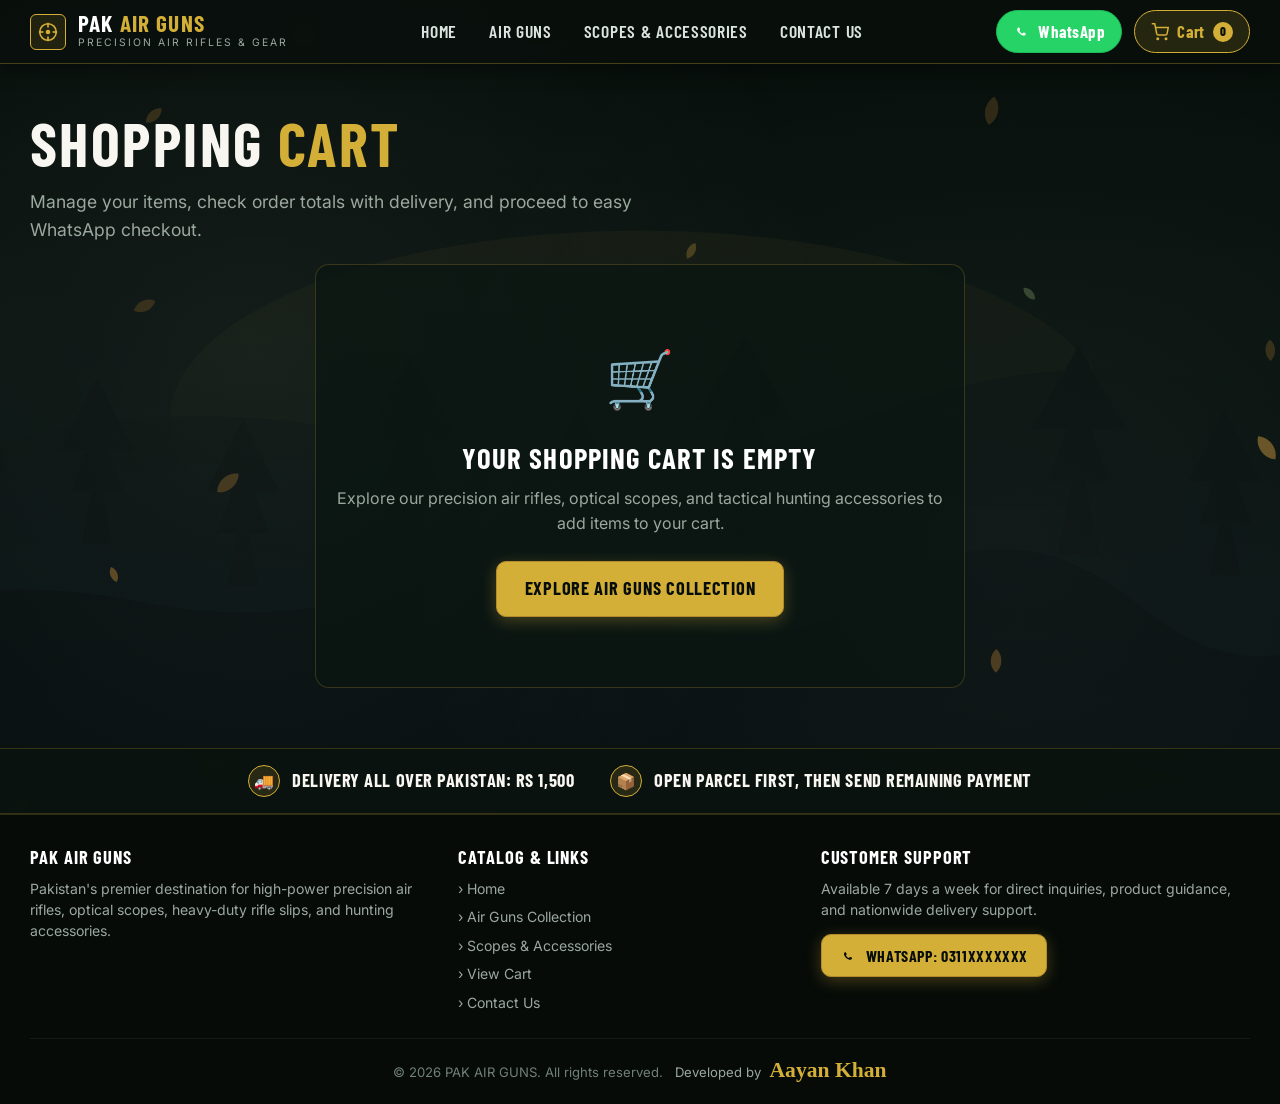
<file: cart.html>
<!DOCTYPE html>
<html lang="en">
<head>
  <meta charset="UTF-8">
  <meta name="viewport" content="width=device-width, initial-scale=1.0">
  <title>Shopping Cart | PAK AIR GUNS - Review Order &amp; Delivery</title>
  <meta name="description" content="Review your selected air rifles, scopes, and accessories. Open parcel first, then pay. Nationwide delivery Rs 1,500.">
  <link rel="canonical" href="./cart.html">
  <link rel="icon" type="image/svg+xml" href="favicon.svg">

  <link rel="preconnect" href="https://fonts.googleapis.com">
  <link rel="preconnect" href="https://fonts.gstatic.com" crossorigin>

  <link rel="preload" as="style" href="https://fonts.googleapis.com/css2?family=Barlow+Condensed:wght@700&family=Inter:wght@400;600&display=swap">
  <link rel="stylesheet" href="https://fonts.googleapis.com/css2?family=Barlow+Condensed:wght@700&family=Inter:wght@400;600&display=swap" media="print" onload="this.media='all'">
  <noscript>
    <link rel="stylesheet" href="https://fonts.googleapis.com/css2?family=Barlow+Condensed:wght@700&family=Inter:wght@400;600&display=swap">
  </noscript>

  <style>
:root {
  --forest-dark: #070e0a;
  --forest-deep: #0b1712;
  --forest-mid: #13241c;
  --forest-panel: rgba(11, 23, 18, 0.78);
  --forest-panel-solid: #0d1a14;
  --forest-border: rgba(212, 175, 55, 0.22);
  --gold-primary: #d4af37;
  --gold-hover: #b38b2e;
  --gold-light: #f1d58a;
  --wa-green: #25D366;
  --text-light: #f8f6f0;
  --text-muted: #9ba89f;
  --header-height: 64px;
  --font-heading: 'Barlow Condensed', sans-serif;
  --font-body: 'Inter', sans-serif;
  --font-price: 'Barlow Condensed', sans-serif;
}
*, *::before, *::after { box-sizing: border-box; margin: 0; padding: 0; }
html { font-size: 16px; scroll-behavior: smooth; background: #070e0a; color: #f8f6f0; overflow-x: clip; }
body { font-family: var(--font-body); background: #070e0a; color: #f8f6f0; line-height: 1.6; min-height: 100vh; display: flex; flex-direction: column; overflow-x: clip; -webkit-font-smoothing: antialiased; }
a { color: inherit; text-decoration: none; }
button { cursor: pointer; border: none; background: none; font: inherit; }
img { display: block; max-width: 100%; height: auto; }
.container { width: 100%; max-width: 1260px; margin: 0 auto; padding: 0 20px; }
h1, h2, h3 { font-family: var(--font-heading); text-transform: uppercase; letter-spacing: 0.04em; font-weight: 700; line-height: 1.15; color: #f8f6f0; }
.gold-text { color: var(--gold-primary); }
.hunting-bg-layer { position: fixed; inset: 0; z-index: 0; pointer-events: none; overflow: hidden; }
.hunting-bg-photo { position: absolute; inset: -20px; background-size: cover; background-position: center bottom; background-repeat: no-repeat; will-change: transform; transition: transform 0.1s ease-out; background-image: linear-gradient(180deg, rgba(7, 14, 10, 0.45) 0%, rgba(9, 18, 14, 0.7) 100%), url("data:image/svg+xml,%3Csvg xmlns='http://www.w3.org/2000/svg' viewBox='0 0 1440 900' preserveAspectRatio='xMidYMax slice'%3E%3Cdefs%3E%3ClinearGradient id='sky' x1='0' y1='0' x2='0' y2='1'%3E%3Cstop offset='0%25' stop-color='%23050c08'/%3E%3Cstop offset='50%25' stop-color='%230a1c13'/%3E%3Cstop offset='100%25' stop-color='%23122c1f'/%3E%3C/linearGradient%3E%3C/defs%3E%3Crect width='1440' height='900' fill='url(%23sky)'/%3E%3Cpath d='M0 480 Q 240 380 480 440 T 960 410 T 1440 450 L 1440 900 L 0 900 Z' fill='%2308150f' opacity='0.7'/%3E%3Cpath d='M0 520 Q 360 420 720 480 T 1440 470 L 1440 900 L 0 900 Z' fill='%230a1c14' opacity='0.85'/%3E%3Cg fill='%2306120b'%3E%3Cpolygon points='80,480 65,560 95,560'/%3E%3Cpolygon points='200,460 185,540 215,540'/%3E%3Cpolygon points='500,450 480,550 520,550'/%3E%3Cpolygon points='820,440 800,540 840,540'/%3E%3Cpolygon points='1140,450 1120,550 1160,550'/%3E%3C/g%3E%3Cpath d='M0 600 Q 120 570 240 595 T 480 585 T 720 605 T 960 580 T 1200 600 T 1440 590 L 1440 900 L 0 900 Z' fill='%23040a06'/%3E%3C/svg%3E"); }
.hunting-bg-overlay { position: absolute; inset: 0; background: linear-gradient(180deg, rgba(7, 14, 10, 0.35) 0%, rgba(9, 17, 28, 0.38) 100%); }
.hunting-mist-layer { position: absolute; inset: 0; pointer-events: none; }
#hunting-leaves-canvas { position: absolute; inset: 0; width: 100%; height: 100%; pointer-events: none; }
main { flex: 1 0 auto; position: relative; z-index: 1; }
.site-header { position: sticky; top: 0; left: 0; right: 0; z-index: 1000; height: 64px; min-height: 64px; background: rgba(9, 16, 13, 0.95); backdrop-filter: blur(14px); -webkit-backdrop-filter: blur(14px); border-bottom: 1px solid rgba(212, 175, 55, 0.3); }
.header-container { display: flex; align-items: center; justify-content: space-between; height: 100%; padding: 0 20px; max-width: 1260px; margin: 0 auto; }
.brand-logo { display: flex; align-items: center; gap: 12px; }
.brand-crest { width: 36px; height: 36px; display: flex; align-items: center; justify-content: center; border-radius: 6px; background: rgba(212, 175, 55, 0.12); border: 1.5px solid var(--gold-primary); color: var(--gold-primary); }
.brand-crest svg { width: 22px; height: 22px; fill: currentColor; }
.brand-name { font-family: var(--font-heading); font-size: 1.45rem; font-weight: 700; color: #fff; line-height: 1; }
.brand-name span { color: var(--gold-primary); }
.brand-tag { font-size: 0.65rem; letter-spacing: 2px; text-transform: uppercase; color: var(--text-muted); }
.main-nav { display: flex; align-items: center; gap: 32px; margin: 0 auto; }
.nav-link { font-family: var(--font-heading); font-size: 1.1rem; text-transform: uppercase; font-weight: 600; color: #dbe4de; padding: 6px 0; position: relative; }
.nav-link.active, .nav-link:hover { color: var(--gold-primary); }
.nav-link::after { content: ''; position: absolute; bottom: 0; left: 0; width: 0%; height: 2px; background: var(--gold-primary); transition: width 0.25s ease; }
.nav-link.active::after, .nav-link:hover::after { width: 100%; }
.header-actions { display: flex; align-items: center; gap: 12px; }
.cart-btn { display: inline-flex; align-items: center; gap: 8px; padding: 7px 16px; border-radius: 9999px; background: rgba(212, 175, 55, 0.14); border: 1px solid var(--gold-primary); color: var(--gold-primary); font-family: var(--font-heading); font-size: 1.05rem; font-weight: 700; }
.cart-badge { background: var(--gold-primary); color: #070e0a; font-size: 0.8rem; font-weight: 800; min-width: 20px; height: 20px; border-radius: 9999px; display: inline-flex; align-items: center; justify-content: center; padding: 0 4px; }
.btn-whatsapp-header { display: inline-flex; align-items: center; gap: 8px; padding: 7px 16px; border-radius: 9999px; background: var(--wa-green); color: #fff; font-family: var(--font-heading); font-size: 1.05rem; font-weight: 700; border: 1px solid #1ebc59; }
.mobile-toggle { display: none; min-width: 44px; min-height: 44px; align-items: center; justify-content: center; color: var(--gold-primary); }
.mobile-nav-drawer { display: none; position: fixed; top: var(--header-height); left: 0; width: 100%; height: calc(100vh - var(--header-height)); background: rgba(9, 16, 12, 0.98); z-index: 1001; padding: 24px 20px; flex-direction: column; }
.mobile-nav-drawer.open { display: flex; }
.mobile-nav-links { display: flex; flex-direction: column; gap: 16px; }
.btn { display: inline-flex; align-items: center; justify-content: center; gap: 10px; min-height: 46px; padding: 12px 28px; border-radius: 10px; font-family: var(--font-heading); font-size: 1.15rem; font-weight: 700; text-transform: uppercase; border: none; cursor: pointer; transition: all 0.2s ease; }
.btn-gold { background: var(--gold-primary); color: #070e0a; border: 1px solid var(--gold-hover); }
.btn-outline-gold { background: rgba(14, 25, 20, 0.6); color: var(--gold-light); border: 1.5px solid var(--gold-primary); }
.btn-sm { min-height: 38px; padding: 8px 18px; font-size: 1rem; }
.btn-block { width: 100%; }
.section { position: relative; padding: 60px 0; }
.trust-strip-above-footer { position: relative; z-index: 2; background: rgba(10, 19, 15, 0.92); border-top: 1px solid var(--forest-border); border-bottom: 1px solid var(--forest-border); padding: 16px 0; margin-top: 60px; }
.trust-badges-row { display: flex; align-items: center; justify-content: center; gap: 36px; flex-wrap: wrap; }
.trust-badge-pill { display: inline-flex; align-items: center; gap: 12px; font-family: var(--font-heading); font-size: 1.15rem; text-transform: uppercase; color: var(--text-light); font-weight: 700; }
.trust-badge-icon { width: 32px; height: 32px; border-radius: 50%; background: rgba(212, 175, 55, 0.15); border: 1px solid var(--gold-primary); color: var(--gold-primary); display: flex; align-items: center; justify-content: center; font-size: 16px; }
.site-footer { position: relative; z-index: 2; background: #060b08; border-top: 1px solid rgba(212, 175, 55, 0.20); padding: 32px 0 16px; color: var(--text-muted); font-size: 14px; }
.footer-grid-compact { display: grid; grid-template-columns: 1.2fr 1fr 1.3fr; gap: 32px; margin-bottom: 24px; }
.footer-col h4 { font-family: var(--font-heading); font-size: 1.15rem; text-transform: uppercase; color: #fff; margin-bottom: 10px; }
.footer-desc { font-size: 0.88rem; color: var(--text-muted); line-height: 1.5; }
.footer-nav-list { list-style: none; display: flex; flex-direction: column; gap: 6px; }
.footer-nav-link { font-size: 0.88rem; color: var(--text-muted); }
.footer-address { font-size: 0.9rem; color: #e2e8f0; line-height: 1.5; margin-bottom: 12px; }
.footer-bottom-single-line { border-top: 1px solid rgba(255, 255, 255, 0.06); padding-top: 14px; text-align: center; font-size: 0.82rem; color: #718076; }
.footer-bottom-single-line .dev-credit { color: var(--text-muted); margin-left: 8px; }
.footer-bottom-single-line .dev-credit span { font-weight: 700; color: var(--gold-primary); }
@media (max-width: 768px) {
  :root { --header-height: 58px; }
  .site-header { height: 58px; min-height: 58px; }
  .main-nav { display: none; }
  .mobile-toggle { display: flex; }
  .btn-whatsapp-header span { display: none; }
  .btn-whatsapp-header { padding: 7px 10px; }
  .footer-grid-compact { grid-template-columns: 1fr; gap: 24px; }
  .trust-badges-row { flex-direction: column; gap: 14px; align-items: flex-start; padding: 0 20px; }
}
  </style>

  <link rel="preload" as="style" href="css/style.css">
  <link rel="stylesheet" href="css/style.css" media="print" onload="this.media='all'">
  <noscript><link rel="stylesheet" href="css/style.css"></noscript>
</head>
<body data-page="cart">

  
  <div class="hunting-bg-layer" id="hunting-bg-layer">
    <div class="hunting-bg-photo" id="hunting-bg-photo"></div>
    <div class="hunting-bg-overlay"></div>
    <div class="hunting-mist-layer"></div>
    <canvas id="hunting-leaves-canvas"></canvas>
  </div>

  
  <header id="site-header" class="site-header">
    <div class="header-container">
      <a href="index.html" class="brand-logo" aria-label="PAK AIR GUNS Homepage">
        <div class="brand-crest" aria-hidden="true">
          <svg viewBox="0 0 24 24">
            <circle cx="12" cy="12" r="9" stroke="currentColor" stroke-width="1.8" fill="none"/>
            <line x1="12" y1="2" x2="12" y2="7" stroke="currentColor" stroke-width="1.8"/>
            <line x1="12" y1="17" x2="12" y2="22" stroke="currentColor" stroke-width="1.8"/>
            <line x1="2" y1="12" x2="7" y2="12" stroke="currentColor" stroke-width="1.8"/>
            <line x1="17" y1="12" x2="22" y2="12" stroke="currentColor" stroke-width="1.8"/>
            <circle cx="12" cy="12" r="2.5" fill="currentColor"/>
          </svg>
        </div>
        <div class="brand-text-block">
          <span class="brand-name">PAK <span>AIR GUNS</span></span>
          <span class="brand-tag">Precision Air Rifles &amp; Gear</span>
        </div>
      </a>

      <nav class="main-nav" aria-label="Main Navigation">
        <a href="index.html" class="nav-link ">Home</a>
        <a href="air-guns.html" class="nav-link ">Air Guns</a>
        <a href="scopes-accessories.html" class="nav-link ">Scopes &amp; Accessories</a>
        <a href="contact.html" class="nav-link ">Contact Us</a>
      </nav>

      <div class="header-actions">
        <a href="https://wa.me/0311XXXXXXX" target="_blank" rel="noopener noreferrer" class="btn-whatsapp-header" aria-label="Chat on WhatsApp">
          <svg viewBox="0 0 24 24" width="16" height="16" fill="currentColor">
            <path d="M17.472 14.382c-.301-.15-1.78-.878-2.056-.979-.276-.1-.476-.15-.676.15s-.777.98-.953 1.18c-.175.2-.351.226-.652.075s-1.27-.468-2.42-1.493c-.894-.799-1.498-1.787-1.674-2.088-.175-.3-.019-.462.132-.612.136-.135.301-.351.451-.527.151-.175.2-.301.301-.501.1-.2.05-.376-.025-.526-.075-.15-.676-1.63-.927-2.232-.244-.588-.492-.508-.676-.517l-.576-.01c-.2 0-.526.075-.802.376s-1.053 1.028-1.053 2.508 1.078 2.909 1.228 3.11c.151.2 2.122 3.24 5.142 4.544.718.31 1.279.496 1.716.634.721.23 1.378.198 1.897.12.578-.088 1.78-.727 2.03-1.43.25-.702.25-1.304.175-1.43-.075-.125-.276-.2-.576-.35z"/>
          </svg>
          <span>WhatsApp</span>
        </a>

        <a href="cart.html" class="cart-btn" aria-label="View Shopping Cart">
          <span class="cart-icon-wrap" aria-hidden="true">
            <svg viewBox="0 0 24 24" width="18" height="18" fill="none" stroke="currentColor" stroke-width="2">
              <circle cx="9" cy="21" r="1"></circle>
              <circle cx="20" cy="21" r="1"></circle>
              <path d="M1 1h4l2.68 13.39a2 2 0 0 0 2 1.61h9.72a2 2 0 0 0 2-1.61L23 6H6"></path>
            </svg>
          </span>
          <span class="cart-label">Cart</span>
          <span class="cart-badge" id="cart-count">0</span>
        </a>

        <button class="mobile-toggle" id="mobile-toggle" aria-label="Toggle navigation menu" aria-expanded="false">
          <svg viewBox="0 0 24 24" width="26" height="26" stroke="currentColor" stroke-width="2" fill="none">
            <line x1="3" y1="12" x2="21" y2="12"></line>
            <line x1="3" y1="6" x2="21" y2="6"></line>
            <line x1="3" y1="18" x2="21" y2="18"></line>
          </svg>
        </button>
      </div>
    </div>

    <!-- Mobile Navigation Drawer -->
    <div class="mobile-nav-drawer" id="mobile-drawer" aria-hidden="true">
      <div class="mobile-nav-links">
        <a href="index.html" class="nav-link ">Home</a>
        <a href="air-guns.html" class="nav-link ">Air Guns Collection</a>
        <a href="scopes-accessories.html" class="nav-link ">Scopes &amp; Accessories</a>
        <a href="contact.html" class="nav-link ">Contact Us</a>
        <a href="cart.html" class="nav-link">Shopping Cart (<span class="cart-badge" style="display:inline-flex;">0</span>)</a>
      </div>
      <div style="margin-top: auto; padding-top: 20px; border-top: 1px solid var(--forest-border);">
        <p style="color: var(--text-light); font-weight: 700; margin-bottom: 6px;">Customer Support</p>
        <p style="color: var(--text-muted); font-size: 0.9rem;">WhatsApp: 0311XXXXXXX</p>
      </div>
    </div>
  </header>

  <main>
    <header class="section" style="padding: 44px 0 20px;">
      <div class="container">
        <h1 style="margin-bottom: 10px;">Shopping <span class="gold-text">Cart</span></h1>
        <p style="color: var(--text-muted); font-size: 1.1rem; max-width: 680px;">
          Manage your items, check order totals with delivery, and proceed to easy WhatsApp checkout.
        </p>
      </div>
    </header>

    <div class="container">
      <div id="cart-view-container" style="min-height: 300px;">
        <!-- Rendered dynamically by app.js -->
      </div>
    </div>
  </main>

  
  <section class="trust-strip-above-footer" id="trust-strip-above-footer">
    <div class="container">
      <div class="trust-badges-row">
        <div class="trust-badge-pill">
          <div class="trust-badge-icon" aria-hidden="true">🚚</div>
          <div>
            <span>Delivery All Over Pakistan: Rs 1,500</span>
          </div>
        </div>
        <div class="trust-badge-pill">
          <div class="trust-badge-icon" aria-hidden="true">📦</div>
          <div>
            <span>Open Parcel First, Then Send Remaining Payment</span>
          </div>
        </div>
      </div>
    </div>
  </section>

  
  <footer id="site-footer" class="site-footer">
    <div class="container">
      <div class="footer-grid-compact">
        <div class="footer-col">
          <h4>PAK AIR GUNS</h4>
          <p class="footer-desc">
            Pakistan's premier destination for high-power precision air rifles, optical scopes, heavy-duty rifle slips, and hunting accessories.
          </p>
        </div>

        <div class="footer-col">
          <h4>Catalog &amp; Links</h4>
          <ul class="footer-nav-list">
            <li><a href="index.html" class="footer-nav-link">&rsaquo; Home</a></li>
            <li><a href="air-guns.html" class="footer-nav-link">&rsaquo; Air Guns Collection</a></li>
            <li><a href="scopes-accessories.html" class="footer-nav-link">&rsaquo; Scopes &amp; Accessories</a></li>
            <li><a href="cart.html" class="footer-nav-link">&rsaquo; View Cart</a></li>
            <li><a href="contact.html" class="footer-nav-link">&rsaquo; Contact Us</a></li>
          </ul>
        </div>

        <div class="footer-col">
          <h4>Customer Support</h4>
          <p class="footer-desc" style="margin-bottom: 14px;">
            Available 7 days a week for direct inquiries, product guidance, and nationwide delivery support.
          </p>
          <a href="https://wa.me/0311XXXXXXX" target="_blank" rel="noopener noreferrer" class="btn btn-gold btn-sm" aria-label="WhatsApp Support">
            <svg viewBox="0 0 24 24" width="16" height="16" fill="currentColor" aria-hidden="true">
              <path d="M17.472 14.382c-.301-.15-1.78-.878-2.056-.979-.276-.1-.476-.15-.676.15s-.777.98-.953 1.18c-.175.2-.351.226-.652.075s-1.27-.468-2.42-1.493c-.894-.799-1.498-1.787-1.674-2.088-.175-.3-.019-.462.132-.612.136-.135.301-.351.451-.527.151-.175.2-.301.301-.501.1-.2.05-.376-.025-.526-.075-.15-.676-1.63-.927-2.232-.244-.588-.492-.508-.676-.517l-.576-.01c-.2 0-.526.075-.802.376s-1.053 1.028-1.053 2.508 1.078 2.909 1.228 3.11c.151.2 2.122 3.24 5.142 4.544.718.31 1.279.496 1.716.634.721.23 1.378.198 1.897.12.578-.088 1.78-.727 2.03-1.43.25-.702.25-1.304.175-1.43-.075-.125-.276-.2-.576-.35z"/>
            </svg>
            WhatsApp: 0311XXXXXXX
          </a>
        </div>
      </div>

      <div class="footer-bottom-single-line">
        &copy; 2026 PAK AIR GUNS. All rights reserved.
        <span class="dev-credit">Developed by <span>Aayan Khan</span></span>
      </div>
    </div>
  </footer>

  <script src="js/config.js" defer></script>
  <script src="js/products.js" defer></script>
  <script src="js/app.js" defer></script>
</body>
</html>
</file>
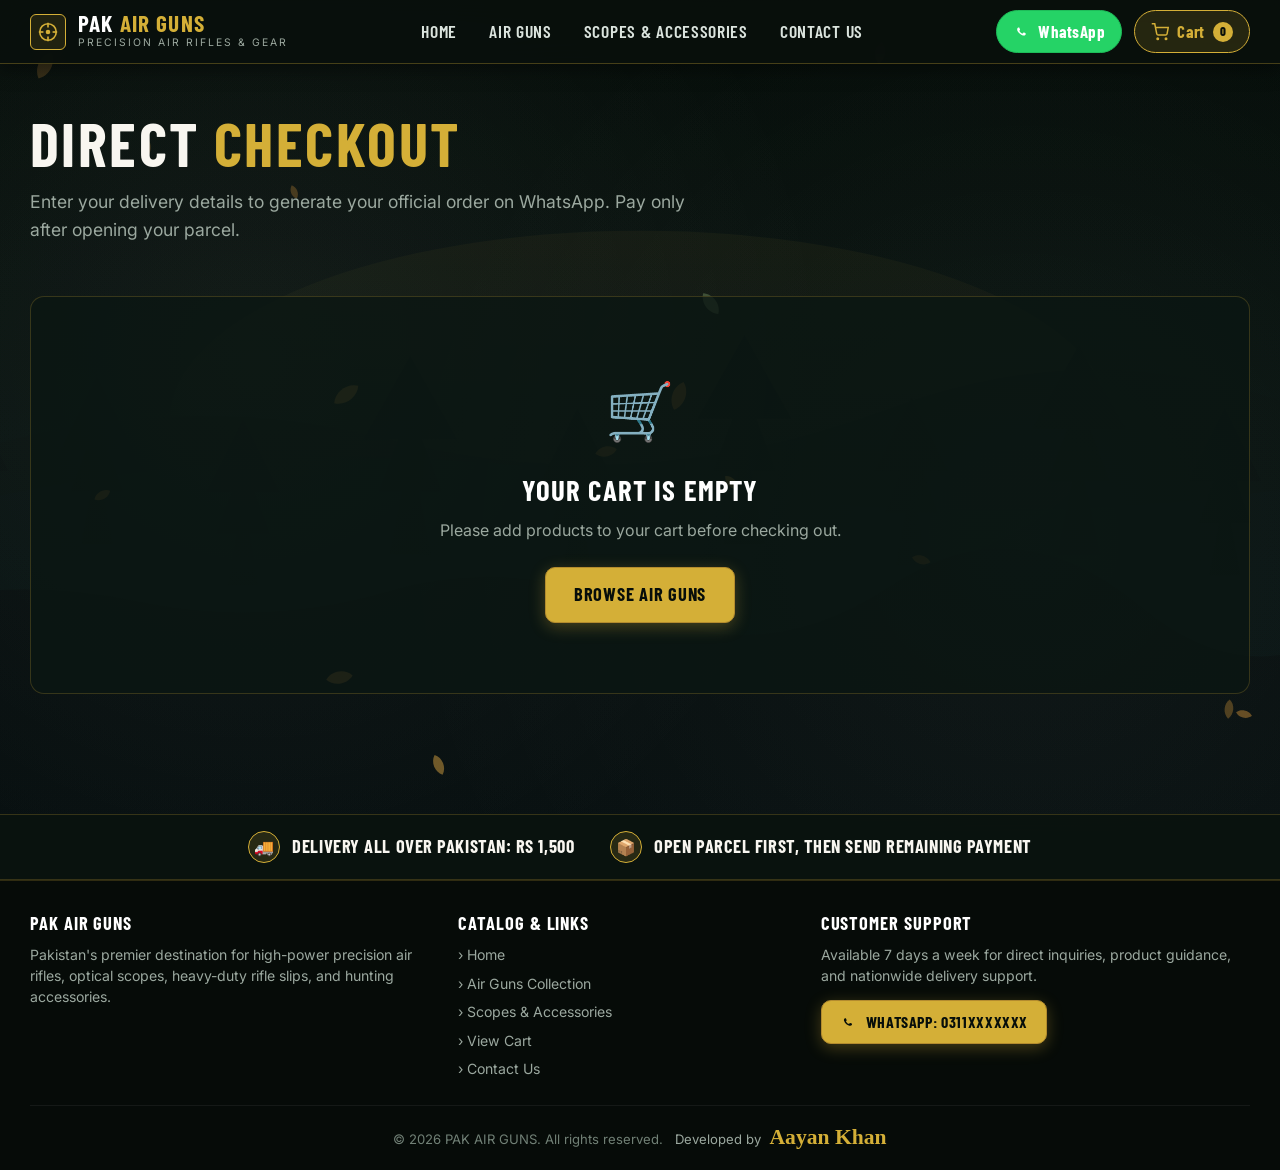
<file: checkout.html>
<!DOCTYPE html>
<html lang="en">
<head>
  <meta charset="UTF-8">
  <meta name="viewport" content="width=device-width, initial-scale=1.0">
  <title>Checkout | PAK AIR GUNS - Fast WhatsApp Order Confirmation</title>
  <meta name="description" content="Place your air rifle order on WhatsApp. Open the parcel first, then send payment. Nationwide delivery Rs 1,500.">
  <link rel="canonical" href="./checkout.html">
  <link rel="icon" type="image/svg+xml" href="favicon.svg">

  <link rel="preconnect" href="https://fonts.googleapis.com">
  <link rel="preconnect" href="https://fonts.gstatic.com" crossorigin>

  <link rel="preload" as="style" href="https://fonts.googleapis.com/css2?family=Barlow+Condensed:wght@700&family=Inter:wght@400;600&display=swap">
  <link rel="stylesheet" href="https://fonts.googleapis.com/css2?family=Barlow+Condensed:wght@700&family=Inter:wght@400;600&display=swap" media="print" onload="this.media='all'">
  <noscript>
    <link rel="stylesheet" href="https://fonts.googleapis.com/css2?family=Barlow+Condensed:wght@700&family=Inter:wght@400;600&display=swap">
  </noscript>

  <style>
:root {
  --forest-dark: #070e0a;
  --forest-deep: #0b1712;
  --forest-mid: #13241c;
  --forest-panel: rgba(11, 23, 18, 0.78);
  --forest-panel-solid: #0d1a14;
  --forest-border: rgba(212, 175, 55, 0.22);
  --gold-primary: #d4af37;
  --gold-hover: #b38b2e;
  --gold-light: #f1d58a;
  --wa-green: #25D366;
  --text-light: #f8f6f0;
  --text-muted: #9ba89f;
  --header-height: 64px;
  --font-heading: 'Barlow Condensed', sans-serif;
  --font-body: 'Inter', sans-serif;
  --font-price: 'Barlow Condensed', sans-serif;
}
*, *::before, *::after { box-sizing: border-box; margin: 0; padding: 0; }
html { font-size: 16px; scroll-behavior: smooth; background: #070e0a; color: #f8f6f0; overflow-x: clip; }
body { font-family: var(--font-body); background: #070e0a; color: #f8f6f0; line-height: 1.6; min-height: 100vh; display: flex; flex-direction: column; overflow-x: clip; -webkit-font-smoothing: antialiased; }
a { color: inherit; text-decoration: none; }
button { cursor: pointer; border: none; background: none; font: inherit; }
img { display: block; max-width: 100%; height: auto; }
.container { width: 100%; max-width: 1260px; margin: 0 auto; padding: 0 20px; }
h1, h2, h3 { font-family: var(--font-heading); text-transform: uppercase; letter-spacing: 0.04em; font-weight: 700; line-height: 1.15; color: #f8f6f0; }
.gold-text { color: var(--gold-primary); }
.hunting-bg-layer { position: fixed; inset: 0; z-index: 0; pointer-events: none; overflow: hidden; }
.hunting-bg-photo { position: absolute; inset: -20px; background-size: cover; background-position: center bottom; background-repeat: no-repeat; will-change: transform; transition: transform 0.1s ease-out; background-image: linear-gradient(180deg, rgba(7, 14, 10, 0.45) 0%, rgba(9, 18, 14, 0.7) 100%), url("data:image/svg+xml,%3Csvg xmlns='http://www.w3.org/2000/svg' viewBox='0 0 1440 900' preserveAspectRatio='xMidYMax slice'%3E%3Cdefs%3E%3ClinearGradient id='sky' x1='0' y1='0' x2='0' y2='1'%3E%3Cstop offset='0%25' stop-color='%23050c08'/%3E%3Cstop offset='50%25' stop-color='%230a1c13'/%3E%3Cstop offset='100%25' stop-color='%23122c1f'/%3E%3C/linearGradient%3E%3C/defs%3E%3Crect width='1440' height='900' fill='url(%23sky)'/%3E%3Cpath d='M0 480 Q 240 380 480 440 T 960 410 T 1440 450 L 1440 900 L 0 900 Z' fill='%2308150f' opacity='0.7'/%3E%3Cpath d='M0 520 Q 360 420 720 480 T 1440 470 L 1440 900 L 0 900 Z' fill='%230a1c14' opacity='0.85'/%3E%3Cg fill='%2306120b'%3E%3Cpolygon points='80,480 65,560 95,560'/%3E%3Cpolygon points='200,460 185,540 215,540'/%3E%3Cpolygon points='500,450 480,550 520,550'/%3E%3Cpolygon points='820,440 800,540 840,540'/%3E%3Cpolygon points='1140,450 1120,550 1160,550'/%3E%3C/g%3E%3Cpath d='M0 600 Q 120 570 240 595 T 480 585 T 720 605 T 960 580 T 1200 600 T 1440 590 L 1440 900 L 0 900 Z' fill='%23040a06'/%3E%3C/svg%3E"); }
.hunting-bg-overlay { position: absolute; inset: 0; background: linear-gradient(180deg, rgba(7, 14, 10, 0.35) 0%, rgba(9, 17, 28, 0.38) 100%); }
.hunting-mist-layer { position: absolute; inset: 0; pointer-events: none; }
#hunting-leaves-canvas { position: absolute; inset: 0; width: 100%; height: 100%; pointer-events: none; }
main { flex: 1 0 auto; position: relative; z-index: 1; }
.site-header { position: sticky; top: 0; left: 0; right: 0; z-index: 1000; height: 64px; min-height: 64px; background: rgba(9, 16, 13, 0.95); backdrop-filter: blur(14px); -webkit-backdrop-filter: blur(14px); border-bottom: 1px solid rgba(212, 175, 55, 0.3); }
.header-container { display: flex; align-items: center; justify-content: space-between; height: 100%; padding: 0 20px; max-width: 1260px; margin: 0 auto; }
.brand-logo { display: flex; align-items: center; gap: 12px; }
.brand-crest { width: 36px; height: 36px; display: flex; align-items: center; justify-content: center; border-radius: 6px; background: rgba(212, 175, 55, 0.12); border: 1.5px solid var(--gold-primary); color: var(--gold-primary); }
.brand-crest svg { width: 22px; height: 22px; fill: currentColor; }
.brand-name { font-family: var(--font-heading); font-size: 1.45rem; font-weight: 700; color: #fff; line-height: 1; }
.brand-name span { color: var(--gold-primary); }
.brand-tag { font-size: 0.65rem; letter-spacing: 2px; text-transform: uppercase; color: var(--text-muted); }
.main-nav { display: flex; align-items: center; gap: 32px; margin: 0 auto; }
.nav-link { font-family: var(--font-heading); font-size: 1.1rem; text-transform: uppercase; font-weight: 600; color: #dbe4de; padding: 6px 0; position: relative; }
.nav-link.active, .nav-link:hover { color: var(--gold-primary); }
.nav-link::after { content: ''; position: absolute; bottom: 0; left: 0; width: 0%; height: 2px; background: var(--gold-primary); transition: width 0.25s ease; }
.nav-link.active::after, .nav-link:hover::after { width: 100%; }
.header-actions { display: flex; align-items: center; gap: 12px; }
.cart-btn { display: inline-flex; align-items: center; gap: 8px; padding: 7px 16px; border-radius: 9999px; background: rgba(212, 175, 55, 0.14); border: 1px solid var(--gold-primary); color: var(--gold-primary); font-family: var(--font-heading); font-size: 1.05rem; font-weight: 700; }
.cart-badge { background: var(--gold-primary); color: #070e0a; font-size: 0.8rem; font-weight: 800; min-width: 20px; height: 20px; border-radius: 9999px; display: inline-flex; align-items: center; justify-content: center; padding: 0 4px; }
.btn-whatsapp-header { display: inline-flex; align-items: center; gap: 8px; padding: 7px 16px; border-radius: 9999px; background: var(--wa-green); color: #fff; font-family: var(--font-heading); font-size: 1.05rem; font-weight: 700; border: 1px solid #1ebc59; }
.mobile-toggle { display: none; min-width: 44px; min-height: 44px; align-items: center; justify-content: center; color: var(--gold-primary); }
.mobile-nav-drawer { display: none; position: fixed; top: var(--header-height); left: 0; width: 100%; height: calc(100vh - var(--header-height)); background: rgba(9, 16, 12, 0.98); z-index: 1001; padding: 24px 20px; flex-direction: column; }
.mobile-nav-drawer.open { display: flex; }
.mobile-nav-links { display: flex; flex-direction: column; gap: 16px; }
.btn { display: inline-flex; align-items: center; justify-content: center; gap: 10px; min-height: 46px; padding: 12px 28px; border-radius: 10px; font-family: var(--font-heading); font-size: 1.15rem; font-weight: 700; text-transform: uppercase; border: none; cursor: pointer; transition: all 0.2s ease; }
.btn-gold { background: var(--gold-primary); color: #070e0a; border: 1px solid var(--gold-hover); }
.btn-outline-gold { background: rgba(14, 25, 20, 0.6); color: var(--gold-light); border: 1.5px solid var(--gold-primary); }
.btn-sm { min-height: 38px; padding: 8px 18px; font-size: 1rem; }
.btn-block { width: 100%; }
.section { position: relative; padding: 60px 0; }
.trust-strip-above-footer { position: relative; z-index: 2; background: rgba(10, 19, 15, 0.92); border-top: 1px solid var(--forest-border); border-bottom: 1px solid var(--forest-border); padding: 16px 0; margin-top: 60px; }
.trust-badges-row { display: flex; align-items: center; justify-content: center; gap: 36px; flex-wrap: wrap; }
.trust-badge-pill { display: inline-flex; align-items: center; gap: 12px; font-family: var(--font-heading); font-size: 1.15rem; text-transform: uppercase; color: var(--text-light); font-weight: 700; }
.trust-badge-icon { width: 32px; height: 32px; border-radius: 50%; background: rgba(212, 175, 55, 0.15); border: 1px solid var(--gold-primary); color: var(--gold-primary); display: flex; align-items: center; justify-content: center; font-size: 16px; }
.site-footer { position: relative; z-index: 2; background: #060b08; border-top: 1px solid rgba(212, 175, 55, 0.20); padding: 32px 0 16px; color: var(--text-muted); font-size: 14px; }
.footer-grid-compact { display: grid; grid-template-columns: 1.2fr 1fr 1.3fr; gap: 32px; margin-bottom: 24px; }
.footer-col h4 { font-family: var(--font-heading); font-size: 1.15rem; text-transform: uppercase; color: #fff; margin-bottom: 10px; }
.footer-desc { font-size: 0.88rem; color: var(--text-muted); line-height: 1.5; }
.footer-nav-list { list-style: none; display: flex; flex-direction: column; gap: 6px; }
.footer-nav-link { font-size: 0.88rem; color: var(--text-muted); }
.footer-address { font-size: 0.9rem; color: #e2e8f0; line-height: 1.5; margin-bottom: 12px; }
.footer-bottom-single-line { border-top: 1px solid rgba(255, 255, 255, 0.06); padding-top: 14px; text-align: center; font-size: 0.82rem; color: #718076; }
.footer-bottom-single-line .dev-credit { color: var(--text-muted); margin-left: 8px; }
.footer-bottom-single-line .dev-credit span { font-weight: 700; color: var(--gold-primary); }
@media (max-width: 768px) {
  :root { --header-height: 58px; }
  .site-header { height: 58px; min-height: 58px; }
  .main-nav { display: none; }
  .mobile-toggle { display: flex; }
  .btn-whatsapp-header span { display: none; }
  .btn-whatsapp-header { padding: 7px 10px; }
  .footer-grid-compact { grid-template-columns: 1fr; gap: 24px; }
  .trust-badges-row { flex-direction: column; gap: 14px; align-items: flex-start; padding: 0 20px; }
}
  </style>

  <link rel="preload" as="style" href="css/style.css">
  <link rel="stylesheet" href="css/style.css" media="print" onload="this.media='all'">
  <noscript><link rel="stylesheet" href="css/style.css"></noscript>
</head>
<body data-page="checkout">

  
  <div class="hunting-bg-layer" id="hunting-bg-layer">
    <div class="hunting-bg-photo" id="hunting-bg-photo"></div>
    <div class="hunting-bg-overlay"></div>
    <div class="hunting-mist-layer"></div>
    <canvas id="hunting-leaves-canvas"></canvas>
  </div>

  
  <header id="site-header" class="site-header">
    <div class="header-container">
      <a href="index.html" class="brand-logo" aria-label="PAK AIR GUNS Homepage">
        <div class="brand-crest" aria-hidden="true">
          <svg viewBox="0 0 24 24">
            <circle cx="12" cy="12" r="9" stroke="currentColor" stroke-width="1.8" fill="none"/>
            <line x1="12" y1="2" x2="12" y2="7" stroke="currentColor" stroke-width="1.8"/>
            <line x1="12" y1="17" x2="12" y2="22" stroke="currentColor" stroke-width="1.8"/>
            <line x1="2" y1="12" x2="7" y2="12" stroke="currentColor" stroke-width="1.8"/>
            <line x1="17" y1="12" x2="22" y2="12" stroke="currentColor" stroke-width="1.8"/>
            <circle cx="12" cy="12" r="2.5" fill="currentColor"/>
          </svg>
        </div>
        <div class="brand-text-block">
          <span class="brand-name">PAK <span>AIR GUNS</span></span>
          <span class="brand-tag">Precision Air Rifles &amp; Gear</span>
        </div>
      </a>

      <nav class="main-nav" aria-label="Main Navigation">
        <a href="index.html" class="nav-link ">Home</a>
        <a href="air-guns.html" class="nav-link ">Air Guns</a>
        <a href="scopes-accessories.html" class="nav-link ">Scopes &amp; Accessories</a>
        <a href="contact.html" class="nav-link ">Contact Us</a>
      </nav>

      <div class="header-actions">
        <a href="https://wa.me/0311XXXXXXX" target="_blank" rel="noopener noreferrer" class="btn-whatsapp-header" aria-label="Chat on WhatsApp">
          <svg viewBox="0 0 24 24" width="16" height="16" fill="currentColor">
            <path d="M17.472 14.382c-.301-.15-1.78-.878-2.056-.979-.276-.1-.476-.15-.676.15s-.777.98-.953 1.18c-.175.2-.351.226-.652.075s-1.27-.468-2.42-1.493c-.894-.799-1.498-1.787-1.674-2.088-.175-.3-.019-.462.132-.612.136-.135.301-.351.451-.527.151-.175.2-.301.301-.501.1-.2.05-.376-.025-.526-.075-.15-.676-1.63-.927-2.232-.244-.588-.492-.508-.676-.517l-.576-.01c-.2 0-.526.075-.802.376s-1.053 1.028-1.053 2.508 1.078 2.909 1.228 3.11c.151.2 2.122 3.24 5.142 4.544.718.31 1.279.496 1.716.634.721.23 1.378.198 1.897.12.578-.088 1.78-.727 2.03-1.43.25-.702.25-1.304.175-1.43-.075-.125-.276-.2-.576-.35z"/>
          </svg>
          <span>WhatsApp</span>
        </a>

        <a href="cart.html" class="cart-btn" aria-label="View Shopping Cart">
          <span class="cart-icon-wrap" aria-hidden="true">
            <svg viewBox="0 0 24 24" width="18" height="18" fill="none" stroke="currentColor" stroke-width="2">
              <circle cx="9" cy="21" r="1"></circle>
              <circle cx="20" cy="21" r="1"></circle>
              <path d="M1 1h4l2.68 13.39a2 2 0 0 0 2 1.61h9.72a2 2 0 0 0 2-1.61L23 6H6"></path>
            </svg>
          </span>
          <span class="cart-label">Cart</span>
          <span class="cart-badge" id="cart-count">0</span>
        </a>

        <button class="mobile-toggle" id="mobile-toggle" aria-label="Toggle navigation menu" aria-expanded="false">
          <svg viewBox="0 0 24 24" width="26" height="26" stroke="currentColor" stroke-width="2" fill="none">
            <line x1="3" y1="12" x2="21" y2="12"></line>
            <line x1="3" y1="6" x2="21" y2="6"></line>
            <line x1="3" y1="18" x2="21" y2="18"></line>
          </svg>
        </button>
      </div>
    </div>

    <!-- Mobile Navigation Drawer -->
    <div class="mobile-nav-drawer" id="mobile-drawer" aria-hidden="true">
      <div class="mobile-nav-links">
        <a href="index.html" class="nav-link ">Home</a>
        <a href="air-guns.html" class="nav-link ">Air Guns Collection</a>
        <a href="scopes-accessories.html" class="nav-link ">Scopes &amp; Accessories</a>
        <a href="contact.html" class="nav-link ">Contact Us</a>
        <a href="cart.html" class="nav-link">Shopping Cart (<span class="cart-badge" style="display:inline-flex;">0</span>)</a>
      </div>
      <div style="margin-top: auto; padding-top: 20px; border-top: 1px solid var(--forest-border);">
        <p style="color: var(--text-light); font-weight: 700; margin-bottom: 6px;">Customer Support</p>
        <p style="color: var(--text-muted); font-size: 0.9rem;">WhatsApp: 0311XXXXXXX</p>
      </div>
    </div>
  </header>

  <main>
    <header class="section" style="padding: 44px 0 20px;">
      <div class="container">
        <h1 style="margin-bottom: 10px;">Direct <span class="gold-text">Checkout</span></h1>
        <p style="color: var(--text-muted); font-size: 1.1rem; max-width: 680px;">
          Enter your delivery details to generate your official order on WhatsApp. Pay only after opening your parcel.
        </p>
      </div>
    </header>

    <div class="container">
      <div class="checkout-layout" id="checkout-layout-view">
        <div class="form-card">
          <h2 style="font-size: 1.45rem; margin-bottom: 20px; color: #fff;">Delivery Information</h2>

          <form id="checkout-form" novalidate>
            <div class="form-group">
              <label for="cust-name" class="form-label">
                Full Name <span style="color: var(--gold-primary);">*</span>
              </label>
              <input type="text" id="cust-name" class="form-input" placeholder="e.g. Muhammad Ali" required autocomplete="name">
              <span class="field-error" id="cust-name-error">Please enter your full name</span>
            </div>

            <div class="form-group">
              <label for="cust-phone" class="form-label">
                WhatsApp / Phone Number <span style="color: var(--gold-primary);">*</span>
              </label>
              <input type="tel" id="cust-phone" class="form-input" placeholder="e.g. 03112345678 or 03001234567" required autocomplete="tel">
              <span class="field-error" id="cust-phone-error">Please enter a valid mobile number</span>
            </div>

            <div class="form-group">
              <label for="cust-address" class="form-label">
                Complete Street Address <span style="color: var(--gold-primary);">*</span>
              </label>
              <textarea id="cust-address" class="form-textarea" rows="3" placeholder="House/Shop #, Street name, Area, Landmark" required autocomplete="street-address"></textarea>
              <span class="field-error" id="cust-address-error">Please enter your complete shipping address</span>
            </div>

            <div class="form-group">
              <label for="cust-city" class="form-label">
                City / Town <span style="color: var(--gold-primary);">*</span>
              </label>
              <input type="text" id="cust-city" class="form-input" placeholder="e.g. Lahore, Karachi, Rawalpindi" required autocomplete="address-level2">
              <span class="field-error" id="cust-city-error">Please specify your delivery city</span>
            </div>

            <button type="submit" class="btn btn-gold btn-block" style="font-size: 1.15rem; margin-top: 10px;">
              Generate Order on WhatsApp &rarr;
            </button>
          </form>
        </div>

        <div class="cart-summary-card" id="checkout-summary-container">
          <!-- Rendered dynamically by app.js -->
        </div>
      </div>
    </div>
  </main>

  
  <section class="trust-strip-above-footer" id="trust-strip-above-footer">
    <div class="container">
      <div class="trust-badges-row">
        <div class="trust-badge-pill">
          <div class="trust-badge-icon" aria-hidden="true">🚚</div>
          <div>
            <span>Delivery All Over Pakistan: Rs 1,500</span>
          </div>
        </div>
        <div class="trust-badge-pill">
          <div class="trust-badge-icon" aria-hidden="true">📦</div>
          <div>
            <span>Open Parcel First, Then Send Remaining Payment</span>
          </div>
        </div>
      </div>
    </div>
  </section>

  
  <footer id="site-footer" class="site-footer">
    <div class="container">
      <div class="footer-grid-compact">
        <div class="footer-col">
          <h4>PAK AIR GUNS</h4>
          <p class="footer-desc">
            Pakistan's premier destination for high-power precision air rifles, optical scopes, heavy-duty rifle slips, and hunting accessories.
          </p>
        </div>

        <div class="footer-col">
          <h4>Catalog &amp; Links</h4>
          <ul class="footer-nav-list">
            <li><a href="index.html" class="footer-nav-link">&rsaquo; Home</a></li>
            <li><a href="air-guns.html" class="footer-nav-link">&rsaquo; Air Guns Collection</a></li>
            <li><a href="scopes-accessories.html" class="footer-nav-link">&rsaquo; Scopes &amp; Accessories</a></li>
            <li><a href="cart.html" class="footer-nav-link">&rsaquo; View Cart</a></li>
            <li><a href="contact.html" class="footer-nav-link">&rsaquo; Contact Us</a></li>
          </ul>
        </div>

        <div class="footer-col">
          <h4>Customer Support</h4>
          <p class="footer-desc" style="margin-bottom: 14px;">
            Available 7 days a week for direct inquiries, product guidance, and nationwide delivery support.
          </p>
          <a href="https://wa.me/0311XXXXXXX" target="_blank" rel="noopener noreferrer" class="btn btn-gold btn-sm" aria-label="WhatsApp Support">
            <svg viewBox="0 0 24 24" width="16" height="16" fill="currentColor" aria-hidden="true">
              <path d="M17.472 14.382c-.301-.15-1.78-.878-2.056-.979-.276-.1-.476-.15-.676.15s-.777.98-.953 1.18c-.175.2-.351.226-.652.075s-1.27-.468-2.42-1.493c-.894-.799-1.498-1.787-1.674-2.088-.175-.3-.019-.462.132-.612.136-.135.301-.351.451-.527.151-.175.2-.301.301-.501.1-.2.05-.376-.025-.526-.075-.15-.676-1.63-.927-2.232-.244-.588-.492-.508-.676-.517l-.576-.01c-.2 0-.526.075-.802.376s-1.053 1.028-1.053 2.508 1.078 2.909 1.228 3.11c.151.2 2.122 3.24 5.142 4.544.718.31 1.279.496 1.716.634.721.23 1.378.198 1.897.12.578-.088 1.78-.727 2.03-1.43.25-.702.25-1.304.175-1.43-.075-.125-.276-.2-.576-.35z"/>
            </svg>
            WhatsApp: 0311XXXXXXX
          </a>
        </div>
      </div>

      <div class="footer-bottom-single-line">
        &copy; 2026 PAK AIR GUNS. All rights reserved.
        <span class="dev-credit">Developed by <span>Aayan Khan</span></span>
      </div>
    </div>
  </footer>

  <script src="js/config.js" defer></script>
  <script src="js/products.js" defer></script>
  <script src="js/app.js" defer></script>
</body>
</html>
</file>
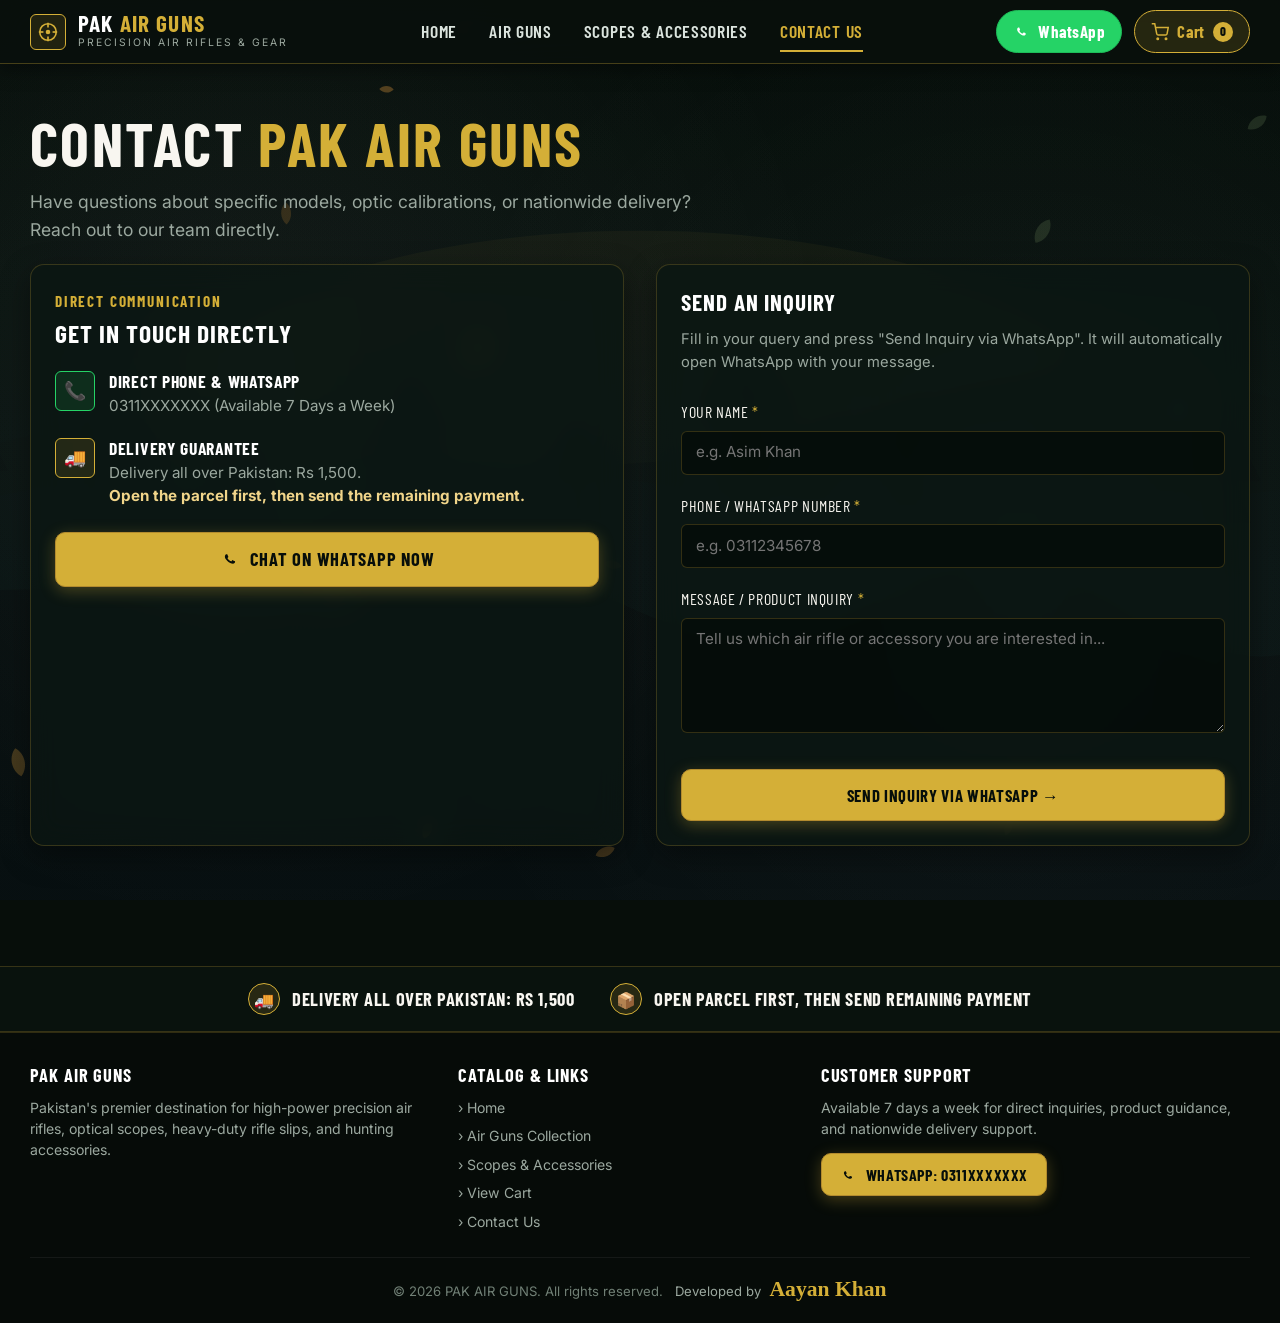
<file: contact.html>
<!DOCTYPE html>
<html lang="en">
<head>
  <meta charset="UTF-8">
  <meta name="viewport" content="width=device-width, initial-scale=1.0">
  <title>Contact Us | PAK AIR GUNS</title>
  <meta name="description" content="Get in touch with PAK AIR GUNS. Direct WhatsApp customer support, nationwide delivery, and quick inquiries. Open parcel first, then pay.">
  <link rel="canonical" href="./contact.html">
  <link rel="icon" type="image/svg+xml" href="favicon.svg">

  <link rel="preconnect" href="https://fonts.googleapis.com">
  <link rel="preconnect" href="https://fonts.gstatic.com" crossorigin>

  <link rel="preload" as="style" href="https://fonts.googleapis.com/css2?family=Barlow+Condensed:wght@700&family=Inter:wght@400;600&display=swap">
  <link rel="stylesheet" href="https://fonts.googleapis.com/css2?family=Barlow+Condensed:wght@700&family=Inter:wght@400;600&display=swap" media="print" onload="this.media='all'">
  <noscript>
    <link rel="stylesheet" href="https://fonts.googleapis.com/css2?family=Barlow+Condensed:wght@700&family=Inter:wght@400;600&display=swap">
  </noscript>

  <style>
:root {
  --forest-dark: #070e0a;
  --forest-deep: #0b1712;
  --forest-mid: #13241c;
  --forest-panel: rgba(11, 23, 18, 0.78);
  --forest-panel-solid: #0d1a14;
  --forest-border: rgba(212, 175, 55, 0.22);
  --gold-primary: #d4af37;
  --gold-hover: #b38b2e;
  --gold-light: #f1d58a;
  --wa-green: #25D366;
  --text-light: #f8f6f0;
  --text-muted: #9ba89f;
  --header-height: 64px;
  --font-heading: 'Barlow Condensed', sans-serif;
  --font-body: 'Inter', sans-serif;
  --font-price: 'Barlow Condensed', sans-serif;
}
*, *::before, *::after { box-sizing: border-box; margin: 0; padding: 0; }
html { font-size: 16px; scroll-behavior: smooth; background: #070e0a; color: #f8f6f0; overflow-x: clip; }
body { font-family: var(--font-body); background: #070e0a; color: #f8f6f0; line-height: 1.6; min-height: 100vh; display: flex; flex-direction: column; overflow-x: clip; -webkit-font-smoothing: antialiased; }
a { color: inherit; text-decoration: none; }
button { cursor: pointer; border: none; background: none; font: inherit; }
img { display: block; max-width: 100%; height: auto; }
.container { width: 100%; max-width: 1260px; margin: 0 auto; padding: 0 20px; }
h1, h2, h3 { font-family: var(--font-heading); text-transform: uppercase; letter-spacing: 0.04em; font-weight: 700; line-height: 1.15; color: #f8f6f0; }
.gold-text { color: var(--gold-primary); }
.hunting-bg-layer { position: fixed; inset: 0; z-index: 0; pointer-events: none; overflow: hidden; }
.hunting-bg-photo { position: absolute; inset: -20px; background-size: cover; background-position: center bottom; background-repeat: no-repeat; will-change: transform; transition: transform 0.1s ease-out; background-image: linear-gradient(180deg, rgba(7, 14, 10, 0.45) 0%, rgba(9, 18, 14, 0.7) 100%), url("data:image/svg+xml,%3Csvg xmlns='http://www.w3.org/2000/svg' viewBox='0 0 1440 900' preserveAspectRatio='xMidYMax slice'%3E%3Cdefs%3E%3ClinearGradient id='sky' x1='0' y1='0' x2='0' y2='1'%3E%3Cstop offset='0%25' stop-color='%23050c08'/%3E%3Cstop offset='50%25' stop-color='%230a1c13'/%3E%3Cstop offset='100%25' stop-color='%23122c1f'/%3E%3C/linearGradient%3E%3C/defs%3E%3Crect width='1440' height='900' fill='url(%23sky)'/%3E%3Cpath d='M0 480 Q 240 380 480 440 T 960 410 T 1440 450 L 1440 900 L 0 900 Z' fill='%2308150f' opacity='0.7'/%3E%3Cpath d='M0 520 Q 360 420 720 480 T 1440 470 L 1440 900 L 0 900 Z' fill='%230a1c14' opacity='0.85'/%3E%3Cg fill='%2306120b'%3E%3Cpolygon points='80,480 65,560 95,560'/%3E%3Cpolygon points='200,460 185,540 215,540'/%3E%3Cpolygon points='500,450 480,550 520,550'/%3E%3Cpolygon points='820,440 800,540 840,540'/%3E%3Cpolygon points='1140,450 1120,550 1160,550'/%3E%3C/g%3E%3Cpath d='M0 600 Q 120 570 240 595 T 480 585 T 720 605 T 960 580 T 1200 600 T 1440 590 L 1440 900 L 0 900 Z' fill='%23040a06'/%3E%3C/svg%3E"); }
.hunting-bg-overlay { position: absolute; inset: 0; background: linear-gradient(180deg, rgba(7, 14, 10, 0.35) 0%, rgba(9, 17, 28, 0.38) 100%); }
.hunting-mist-layer { position: absolute; inset: 0; pointer-events: none; }
#hunting-leaves-canvas { position: absolute; inset: 0; width: 100%; height: 100%; pointer-events: none; }
main { flex: 1 0 auto; position: relative; z-index: 1; }
.site-header { position: sticky; top: 0; left: 0; right: 0; z-index: 1000; height: 64px; min-height: 64px; background: rgba(9, 16, 13, 0.95); backdrop-filter: blur(14px); -webkit-backdrop-filter: blur(14px); border-bottom: 1px solid rgba(212, 175, 55, 0.3); }
.header-container { display: flex; align-items: center; justify-content: space-between; height: 100%; padding: 0 20px; max-width: 1260px; margin: 0 auto; }
.brand-logo { display: flex; align-items: center; gap: 12px; }
.brand-crest { width: 36px; height: 36px; display: flex; align-items: center; justify-content: center; border-radius: 6px; background: rgba(212, 175, 55, 0.12); border: 1.5px solid var(--gold-primary); color: var(--gold-primary); }
.brand-crest svg { width: 22px; height: 22px; fill: currentColor; }
.brand-name { font-family: var(--font-heading); font-size: 1.45rem; font-weight: 700; color: #fff; line-height: 1; }
.brand-name span { color: var(--gold-primary); }
.brand-tag { font-size: 0.65rem; letter-spacing: 2px; text-transform: uppercase; color: var(--text-muted); }
.main-nav { display: flex; align-items: center; gap: 32px; margin: 0 auto; }
.nav-link { font-family: var(--font-heading); font-size: 1.1rem; text-transform: uppercase; font-weight: 600; color: #dbe4de; padding: 6px 0; position: relative; }
.nav-link.active, .nav-link:hover { color: var(--gold-primary); }
.nav-link::after { content: ''; position: absolute; bottom: 0; left: 0; width: 0%; height: 2px; background: var(--gold-primary); transition: width 0.25s ease; }
.nav-link.active::after, .nav-link:hover::after { width: 100%; }
.header-actions { display: flex; align-items: center; gap: 12px; }
.cart-btn { display: inline-flex; align-items: center; gap: 8px; padding: 7px 16px; border-radius: 9999px; background: rgba(212, 175, 55, 0.14); border: 1px solid var(--gold-primary); color: var(--gold-primary); font-family: var(--font-heading); font-size: 1.05rem; font-weight: 700; }
.cart-badge { background: var(--gold-primary); color: #070e0a; font-size: 0.8rem; font-weight: 800; min-width: 20px; height: 20px; border-radius: 9999px; display: inline-flex; align-items: center; justify-content: center; padding: 0 4px; }
.btn-whatsapp-header { display: inline-flex; align-items: center; gap: 8px; padding: 7px 16px; border-radius: 9999px; background: var(--wa-green); color: #fff; font-family: var(--font-heading); font-size: 1.05rem; font-weight: 700; border: 1px solid #1ebc59; }
.mobile-toggle { display: none; min-width: 44px; min-height: 44px; align-items: center; justify-content: center; color: var(--gold-primary); }
.mobile-nav-drawer { display: none; position: fixed; top: var(--header-height); left: 0; width: 100%; height: calc(100vh - var(--header-height)); background: rgba(9, 16, 12, 0.98); z-index: 1001; padding: 24px 20px; flex-direction: column; }
.mobile-nav-drawer.open { display: flex; }
.mobile-nav-links { display: flex; flex-direction: column; gap: 16px; }
.btn { display: inline-flex; align-items: center; justify-content: center; gap: 10px; min-height: 46px; padding: 12px 28px; border-radius: 10px; font-family: var(--font-heading); font-size: 1.15rem; font-weight: 700; text-transform: uppercase; border: none; cursor: pointer; transition: all 0.2s ease; }
.btn-gold { background: var(--gold-primary); color: #070e0a; border: 1px solid var(--gold-hover); }
.btn-outline-gold { background: rgba(14, 25, 20, 0.6); color: var(--gold-light); border: 1.5px solid var(--gold-primary); }
.btn-sm { min-height: 38px; padding: 8px 18px; font-size: 1rem; }
.btn-block { width: 100%; }
.section { position: relative; padding: 60px 0; }
.trust-strip-above-footer { position: relative; z-index: 2; background: rgba(10, 19, 15, 0.92); border-top: 1px solid var(--forest-border); border-bottom: 1px solid var(--forest-border); padding: 16px 0; margin-top: 60px; }
.trust-badges-row { display: flex; align-items: center; justify-content: center; gap: 36px; flex-wrap: wrap; }
.trust-badge-pill { display: inline-flex; align-items: center; gap: 12px; font-family: var(--font-heading); font-size: 1.15rem; text-transform: uppercase; color: var(--text-light); font-weight: 700; }
.trust-badge-icon { width: 32px; height: 32px; border-radius: 50%; background: rgba(212, 175, 55, 0.15); border: 1px solid var(--gold-primary); color: var(--gold-primary); display: flex; align-items: center; justify-content: center; font-size: 16px; }
.site-footer { position: relative; z-index: 2; background: #060b08; border-top: 1px solid rgba(212, 175, 55, 0.20); padding: 32px 0 16px; color: var(--text-muted); font-size: 14px; }
.footer-grid-compact { display: grid; grid-template-columns: 1.2fr 1fr 1.3fr; gap: 32px; margin-bottom: 24px; }
.footer-col h4 { font-family: var(--font-heading); font-size: 1.15rem; text-transform: uppercase; color: #fff; margin-bottom: 10px; }
.footer-desc { font-size: 0.88rem; color: var(--text-muted); line-height: 1.5; }
.footer-nav-list { list-style: none; display: flex; flex-direction: column; gap: 6px; }
.footer-nav-link { font-size: 0.88rem; color: var(--text-muted); }
.footer-address { font-size: 0.9rem; color: #e2e8f0; line-height: 1.5; margin-bottom: 12px; }
.footer-bottom-single-line { border-top: 1px solid rgba(255, 255, 255, 0.06); padding-top: 14px; text-align: center; font-size: 0.82rem; color: #718076; }
.footer-bottom-single-line .dev-credit { color: var(--text-muted); margin-left: 8px; }
.footer-bottom-single-line .dev-credit span { font-weight: 700; color: var(--gold-primary); }
@media (max-width: 768px) {
  :root { --header-height: 58px; }
  .site-header { height: 58px; min-height: 58px; }
  .main-nav { display: none; }
  .mobile-toggle { display: flex; }
  .btn-whatsapp-header span { display: none; }
  .btn-whatsapp-header { padding: 7px 10px; }
  .footer-grid-compact { grid-template-columns: 1fr; gap: 24px; }
  .trust-badges-row { flex-direction: column; gap: 14px; align-items: flex-start; padding: 0 20px; }
}
  </style>

  <link rel="preload" as="style" href="css/style.css">
  <link rel="stylesheet" href="css/style.css" media="print" onload="this.media='all'">
  <noscript><link rel="stylesheet" href="css/style.css"></noscript>

  <script type="application/ld+json">
  {
    "@context": "https://schema.org",
    "@type": "SportingGoodsStore",
    "name": "PAK AIR GUNS",
    "image": "assets/images/product-01.webp",
    "telephone": "0311XXXXXXX",
    "priceRange": "PKR",
    "url": "./contact.html"
  }
  </script>
</head>
<body data-page="contact">

  
  <div class="hunting-bg-layer" id="hunting-bg-layer">
    <div class="hunting-bg-photo" id="hunting-bg-photo"></div>
    <div class="hunting-bg-overlay"></div>
    <div class="hunting-mist-layer"></div>
    <canvas id="hunting-leaves-canvas"></canvas>
  </div>

  
  <header id="site-header" class="site-header">
    <div class="header-container">
      <a href="index.html" class="brand-logo" aria-label="PAK AIR GUNS Homepage">
        <div class="brand-crest" aria-hidden="true">
          <svg viewBox="0 0 24 24">
            <circle cx="12" cy="12" r="9" stroke="currentColor" stroke-width="1.8" fill="none"/>
            <line x1="12" y1="2" x2="12" y2="7" stroke="currentColor" stroke-width="1.8"/>
            <line x1="12" y1="17" x2="12" y2="22" stroke="currentColor" stroke-width="1.8"/>
            <line x1="2" y1="12" x2="7" y2="12" stroke="currentColor" stroke-width="1.8"/>
            <line x1="17" y1="12" x2="22" y2="12" stroke="currentColor" stroke-width="1.8"/>
            <circle cx="12" cy="12" r="2.5" fill="currentColor"/>
          </svg>
        </div>
        <div class="brand-text-block">
          <span class="brand-name">PAK <span>AIR GUNS</span></span>
          <span class="brand-tag">Precision Air Rifles &amp; Gear</span>
        </div>
      </a>

      <nav class="main-nav" aria-label="Main Navigation">
        <a href="index.html" class="nav-link ">Home</a>
        <a href="air-guns.html" class="nav-link ">Air Guns</a>
        <a href="scopes-accessories.html" class="nav-link ">Scopes &amp; Accessories</a>
        <a href="contact.html" class="nav-link active">Contact Us</a>
      </nav>

      <div class="header-actions">
        <a href="https://wa.me/0311XXXXXXX" target="_blank" rel="noopener noreferrer" class="btn-whatsapp-header" aria-label="Chat on WhatsApp">
          <svg viewBox="0 0 24 24" width="16" height="16" fill="currentColor">
            <path d="M17.472 14.382c-.301-.15-1.78-.878-2.056-.979-.276-.1-.476-.15-.676.15s-.777.98-.953 1.18c-.175.2-.351.226-.652.075s-1.27-.468-2.42-1.493c-.894-.799-1.498-1.787-1.674-2.088-.175-.3-.019-.462.132-.612.136-.135.301-.351.451-.527.151-.175.2-.301.301-.501.1-.2.05-.376-.025-.526-.075-.15-.676-1.63-.927-2.232-.244-.588-.492-.508-.676-.517l-.576-.01c-.2 0-.526.075-.802.376s-1.053 1.028-1.053 2.508 1.078 2.909 1.228 3.11c.151.2 2.122 3.24 5.142 4.544.718.31 1.279.496 1.716.634.721.23 1.378.198 1.897.12.578-.088 1.78-.727 2.03-1.43.25-.702.25-1.304.175-1.43-.075-.125-.276-.2-.576-.35z"/>
          </svg>
          <span>WhatsApp</span>
        </a>

        <a href="cart.html" class="cart-btn" aria-label="View Shopping Cart">
          <span class="cart-icon-wrap" aria-hidden="true">
            <svg viewBox="0 0 24 24" width="18" height="18" fill="none" stroke="currentColor" stroke-width="2">
              <circle cx="9" cy="21" r="1"></circle>
              <circle cx="20" cy="21" r="1"></circle>
              <path d="M1 1h4l2.68 13.39a2 2 0 0 0 2 1.61h9.72a2 2 0 0 0 2-1.61L23 6H6"></path>
            </svg>
          </span>
          <span class="cart-label">Cart</span>
          <span class="cart-badge" id="cart-count">0</span>
        </a>

        <button class="mobile-toggle" id="mobile-toggle" aria-label="Toggle navigation menu" aria-expanded="false">
          <svg viewBox="0 0 24 24" width="26" height="26" stroke="currentColor" stroke-width="2" fill="none">
            <line x1="3" y1="12" x2="21" y2="12"></line>
            <line x1="3" y1="6" x2="21" y2="6"></line>
            <line x1="3" y1="18" x2="21" y2="18"></line>
          </svg>
        </button>
      </div>
    </div>

    <!-- Mobile Navigation Drawer -->
    <div class="mobile-nav-drawer" id="mobile-drawer" aria-hidden="true">
      <div class="mobile-nav-links">
        <a href="index.html" class="nav-link ">Home</a>
        <a href="air-guns.html" class="nav-link ">Air Guns Collection</a>
        <a href="scopes-accessories.html" class="nav-link ">Scopes &amp; Accessories</a>
        <a href="contact.html" class="nav-link active">Contact Us</a>
        <a href="cart.html" class="nav-link">Shopping Cart (<span class="cart-badge" style="display:inline-flex;">0</span>)</a>
      </div>
      <div style="margin-top: auto; padding-top: 20px; border-top: 1px solid var(--forest-border);">
        <p style="color: var(--text-light); font-weight: 700; margin-bottom: 6px;">Customer Support</p>
        <p style="color: var(--text-muted); font-size: 0.9rem;">WhatsApp: 0311XXXXXXX</p>
      </div>
    </div>
  </header>

  <main>
    <header class="section" style="padding: 44px 0 20px;">
      <div class="container">
        <h1 style="margin-bottom: 10px;">Contact <span class="gold-text">PAK AIR GUNS</span></h1>
        <p style="color: var(--text-muted); font-size: 1.1rem; max-width: 680px;">
          Have questions about specific models, optic calibrations, or nationwide delivery? Reach out to our team directly.
        </p>
      </div>
    </header>

    <div class="container">
      <div class="contact-layout" style="display: grid; grid-template-columns: 1fr 1fr; gap: 32px; margin-bottom: 60px;">
        <div class="contact-info-card">
          <div style="margin-bottom: 24px;">
            <span class="section-tag">Direct Communication</span>
            <h2 style="margin-top: 4px; font-size: 1.6rem; color: #fff;">Get in Touch Directly</h2>
          </div>

          

          <div style="display: flex; gap: 14px; margin-bottom: 20px;">
            <div style="width: 40px; height: 40px; border-radius: 6px; background: rgba(37, 211, 102, 0.12); border: 1px solid var(--wa-green); color: var(--wa-green); display: flex; align-items: center; justify-content: center; font-size: 18px; flex-shrink: 0;" aria-hidden="true">
              📞
            </div>
            <div>
              <h4 style="font-size: 1.1rem; color: #fff; margin-bottom: 4px;">Direct Phone &amp; WhatsApp</h4>
              <p style="color: var(--text-muted); font-size: 0.95rem; line-height: 1.5;">0311XXXXXXX (Available 7 Days a Week)</p>
            </div>
          </div>

          <div style="display: flex; gap: 14px; margin-bottom: 24px;">
            <div style="width: 40px; height: 40px; border-radius: 6px; background: rgba(212, 175, 55, 0.12); border: 1px solid var(--gold-primary); color: var(--gold-primary); display: flex; align-items: center; justify-content: center; font-size: 18px; flex-shrink: 0;" aria-hidden="true">
              🚚
            </div>
            <div>
              <h4 style="font-size: 1.1rem; color: #fff; margin-bottom: 4px;">Delivery Guarantee</h4>
              <p style="color: var(--text-muted); font-size: 0.95rem; line-height: 1.5;">
                Delivery all over Pakistan: Rs 1,500.<br>
                <strong style="color: var(--gold-light);">Open the parcel first, then send the remaining payment.</strong>
              </p>
            </div>
          </div>

          <div>
            <a href="https://wa.me/0311XXXXXXX" target="_blank" rel="noopener noreferrer" class="btn btn-gold btn-block">
              <svg viewBox="0 0 24 24" width="20" height="20" fill="currentColor">
                <path d="M17.472 14.382c-.301-.15-1.78-.878-2.056-.979-.276-.1-.476-.15-.676.15s-.777.98-.953 1.18c-.175.2-.351.226-.652.075s-1.27-.468-2.42-1.493c-.894-.799-1.498-1.787-1.674-2.088-.175-.3-.019-.462.132-.612.136-.135.301-.351.451-.527.151-.175.2-.301.301-.501.1-.2.05-.376-.025-.526-.075-.15-.676-1.63-.927-2.232-.244-.588-.492-.508-.676-.517l-.576-.01c-.2 0-.526.075-.802.376s-1.053 1.028-1.053 2.508 1.078 2.909 1.228 3.11c.151.2 2.122 3.24 5.142 4.544.718.31 1.279.496 1.716.634.721.23 1.378.198 1.897.12.578-.088 1.78-.727 2.03-1.43.25-.702.25-1.304.175-1.43-.075-.125-.276-.2-.576-.35z"/>
              </svg>
              Chat on WhatsApp Now
            </a>
          </div>
        </div>

        <div class="form-card">
          <h2 style="font-size: 1.45rem; margin-bottom: 12px; color: #fff;">Send an Inquiry</h2>
          <p style="color: var(--text-muted); font-size: 0.92rem; margin-bottom: 24px;">
            Fill in your query and press "Send Inquiry via WhatsApp". It will automatically open WhatsApp with your message.
          </p>

          <form id="contact-form">
            <div class="form-group">
              <label for="contact-name" class="form-label">Your Name <span style="color: var(--gold-primary);">*</span></label>
              <input type="text" id="contact-name" class="form-input" placeholder="e.g. Asim Khan" required autocomplete="name">
            </div>

            <div class="form-group">
              <label for="contact-phone" class="form-label">Phone / WhatsApp Number <span style="color: var(--gold-primary);">*</span></label>
              <input type="tel" id="contact-phone" class="form-input" placeholder="e.g. 03112345678" required autocomplete="tel">
            </div>

            <div class="form-group">
              <label for="contact-message" class="form-label">Message / Product Inquiry <span style="color: var(--gold-primary);">*</span></label>
              <textarea id="contact-message" class="form-textarea" rows="4" placeholder="Tell us which air rifle or accessory you are interested in..." required></textarea>
            </div>

            <button type="submit" class="btn btn-gold btn-block" style="font-size: 1.05rem; margin-top: 10px;">
              Send Inquiry via WhatsApp &rarr;
            </button>
          </form>
        </div>
      </div>
    </div>
  </main>

  
  <section class="trust-strip-above-footer" id="trust-strip-above-footer">
    <div class="container">
      <div class="trust-badges-row">
        <div class="trust-badge-pill">
          <div class="trust-badge-icon" aria-hidden="true">🚚</div>
          <div>
            <span>Delivery All Over Pakistan: Rs 1,500</span>
          </div>
        </div>
        <div class="trust-badge-pill">
          <div class="trust-badge-icon" aria-hidden="true">📦</div>
          <div>
            <span>Open Parcel First, Then Send Remaining Payment</span>
          </div>
        </div>
      </div>
    </div>
  </section>

  
  <footer id="site-footer" class="site-footer">
    <div class="container">
      <div class="footer-grid-compact">
        <div class="footer-col">
          <h4>PAK AIR GUNS</h4>
          <p class="footer-desc">
            Pakistan's premier destination for high-power precision air rifles, optical scopes, heavy-duty rifle slips, and hunting accessories.
          </p>
        </div>

        <div class="footer-col">
          <h4>Catalog &amp; Links</h4>
          <ul class="footer-nav-list">
            <li><a href="index.html" class="footer-nav-link">&rsaquo; Home</a></li>
            <li><a href="air-guns.html" class="footer-nav-link">&rsaquo; Air Guns Collection</a></li>
            <li><a href="scopes-accessories.html" class="footer-nav-link">&rsaquo; Scopes &amp; Accessories</a></li>
            <li><a href="cart.html" class="footer-nav-link">&rsaquo; View Cart</a></li>
            <li><a href="contact.html" class="footer-nav-link">&rsaquo; Contact Us</a></li>
          </ul>
        </div>

        <div class="footer-col">
          <h4>Customer Support</h4>
          <p class="footer-desc" style="margin-bottom: 14px;">
            Available 7 days a week for direct inquiries, product guidance, and nationwide delivery support.
          </p>
          <a href="https://wa.me/0311XXXXXXX" target="_blank" rel="noopener noreferrer" class="btn btn-gold btn-sm" aria-label="WhatsApp Support">
            <svg viewBox="0 0 24 24" width="16" height="16" fill="currentColor" aria-hidden="true">
              <path d="M17.472 14.382c-.301-.15-1.78-.878-2.056-.979-.276-.1-.476-.15-.676.15s-.777.98-.953 1.18c-.175.2-.351.226-.652.075s-1.27-.468-2.42-1.493c-.894-.799-1.498-1.787-1.674-2.088-.175-.3-.019-.462.132-.612.136-.135.301-.351.451-.527.151-.175.2-.301.301-.501.1-.2.05-.376-.025-.526-.075-.15-.676-1.63-.927-2.232-.244-.588-.492-.508-.676-.517l-.576-.01c-.2 0-.526.075-.802.376s-1.053 1.028-1.053 2.508 1.078 2.909 1.228 3.11c.151.2 2.122 3.24 5.142 4.544.718.31 1.279.496 1.716.634.721.23 1.378.198 1.897.12.578-.088 1.78-.727 2.03-1.43.25-.702.25-1.304.175-1.43-.075-.125-.276-.2-.576-.35z"/>
            </svg>
            WhatsApp: 0311XXXXXXX
          </a>
        </div>
      </div>

      <div class="footer-bottom-single-line">
        &copy; 2026 PAK AIR GUNS. All rights reserved.
        <span class="dev-credit">Developed by <span>Aayan Khan</span></span>
      </div>
    </div>
  </footer>

  <script src="js/config.js" defer></script>
  <script src="js/products.js" defer></script>
  <script src="js/app.js" defer></script>
</body>
</html>
</file>
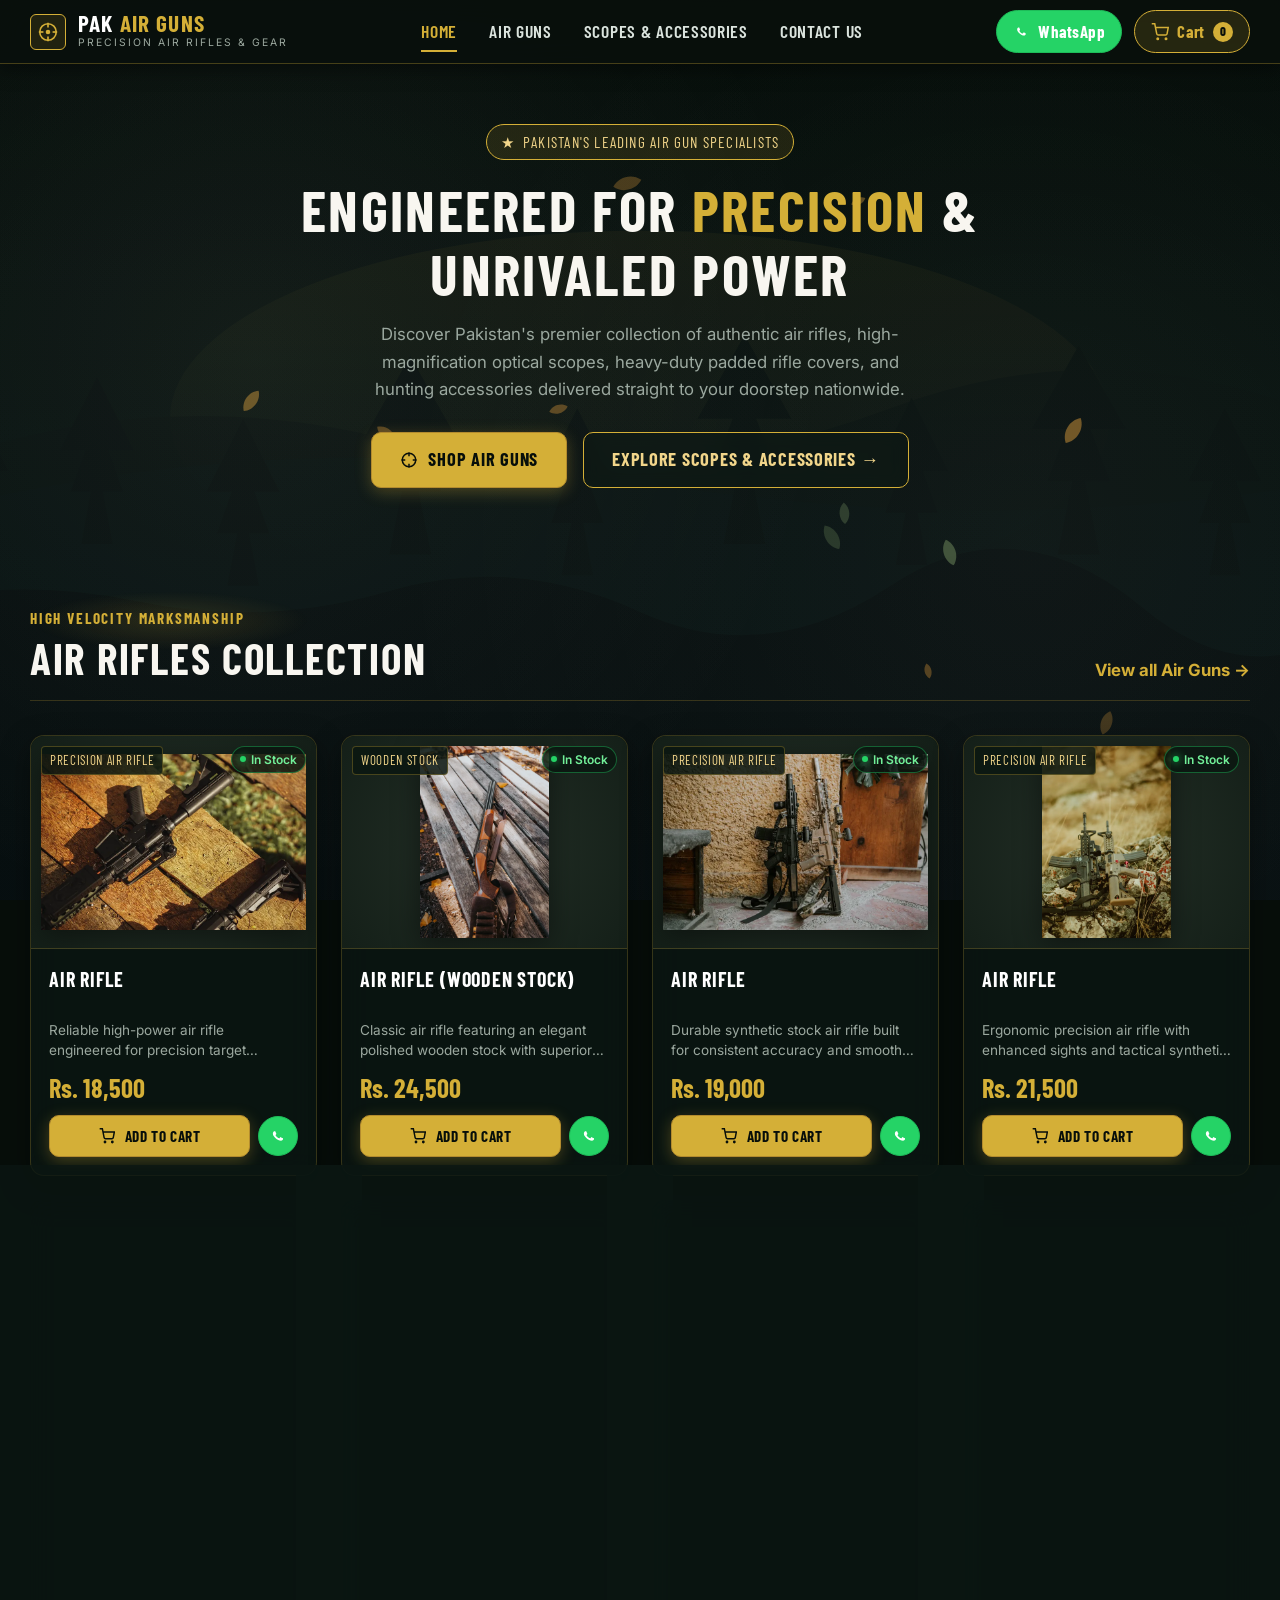
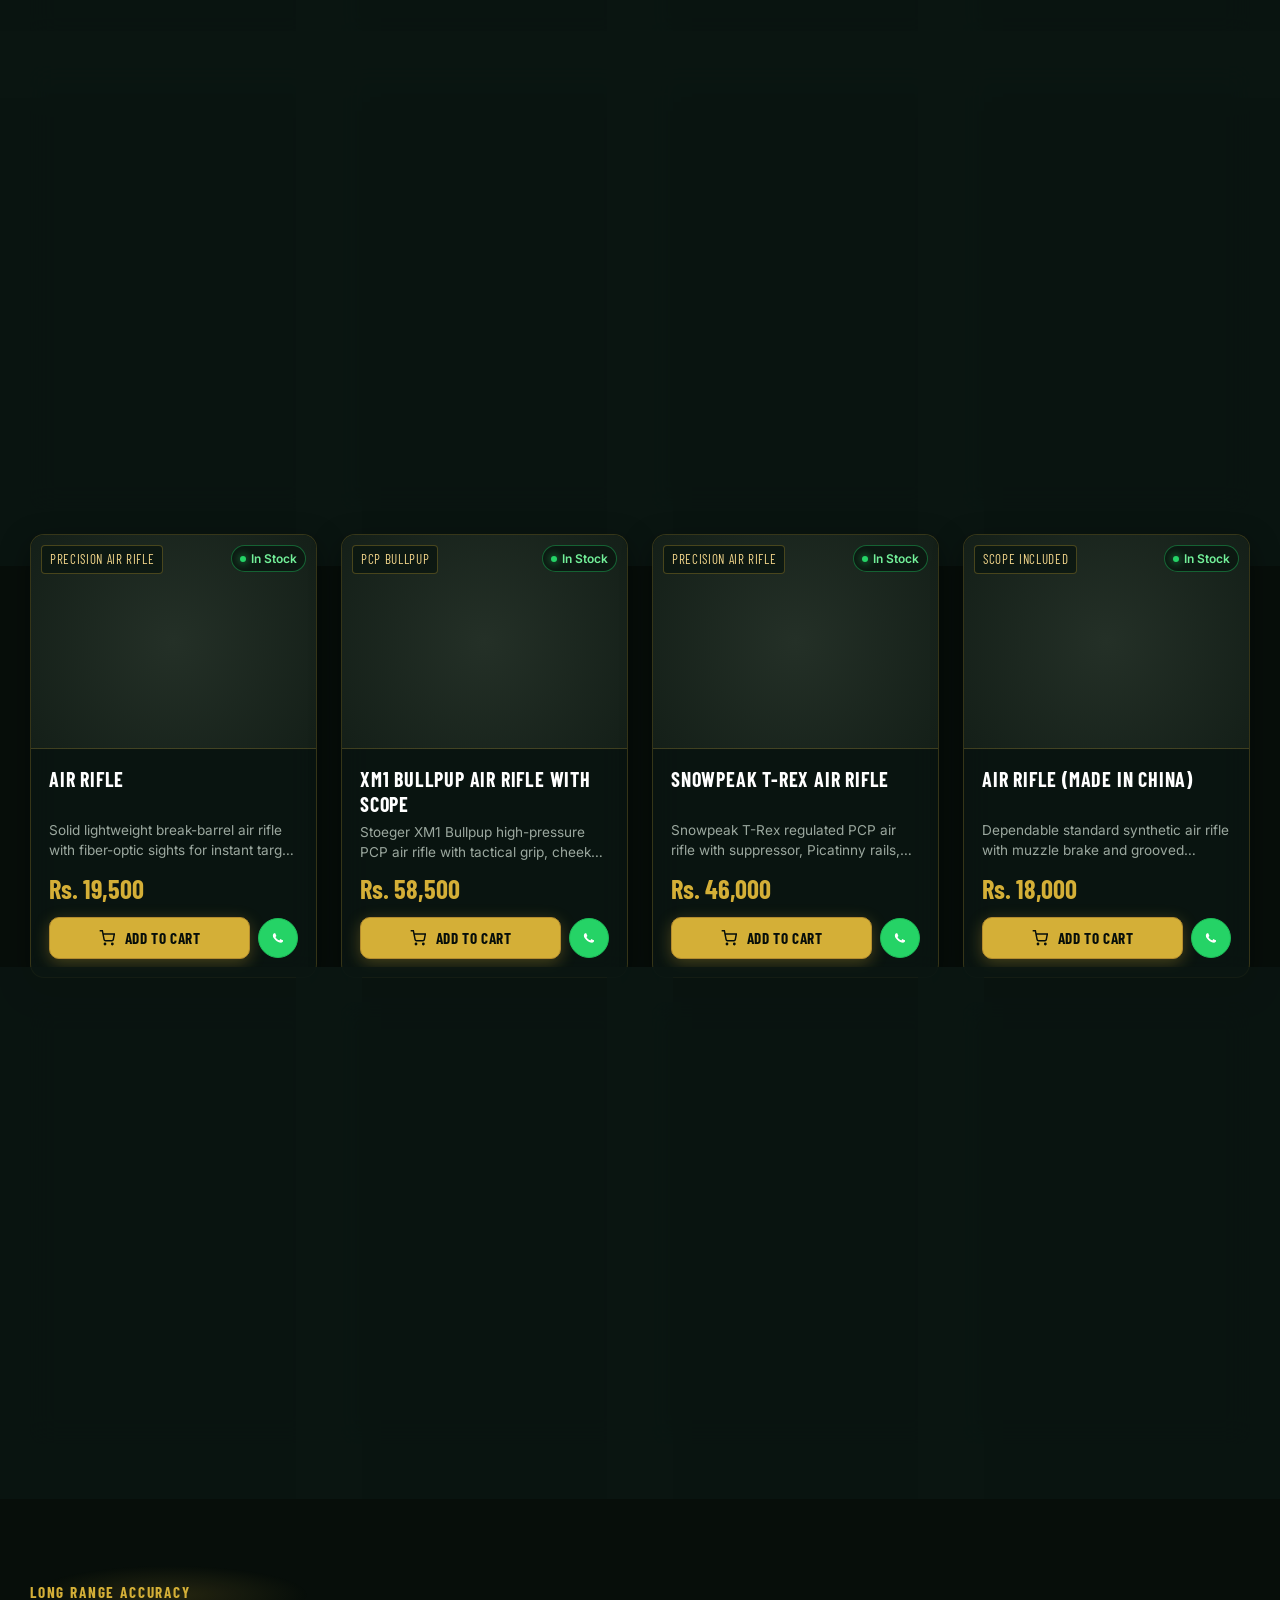
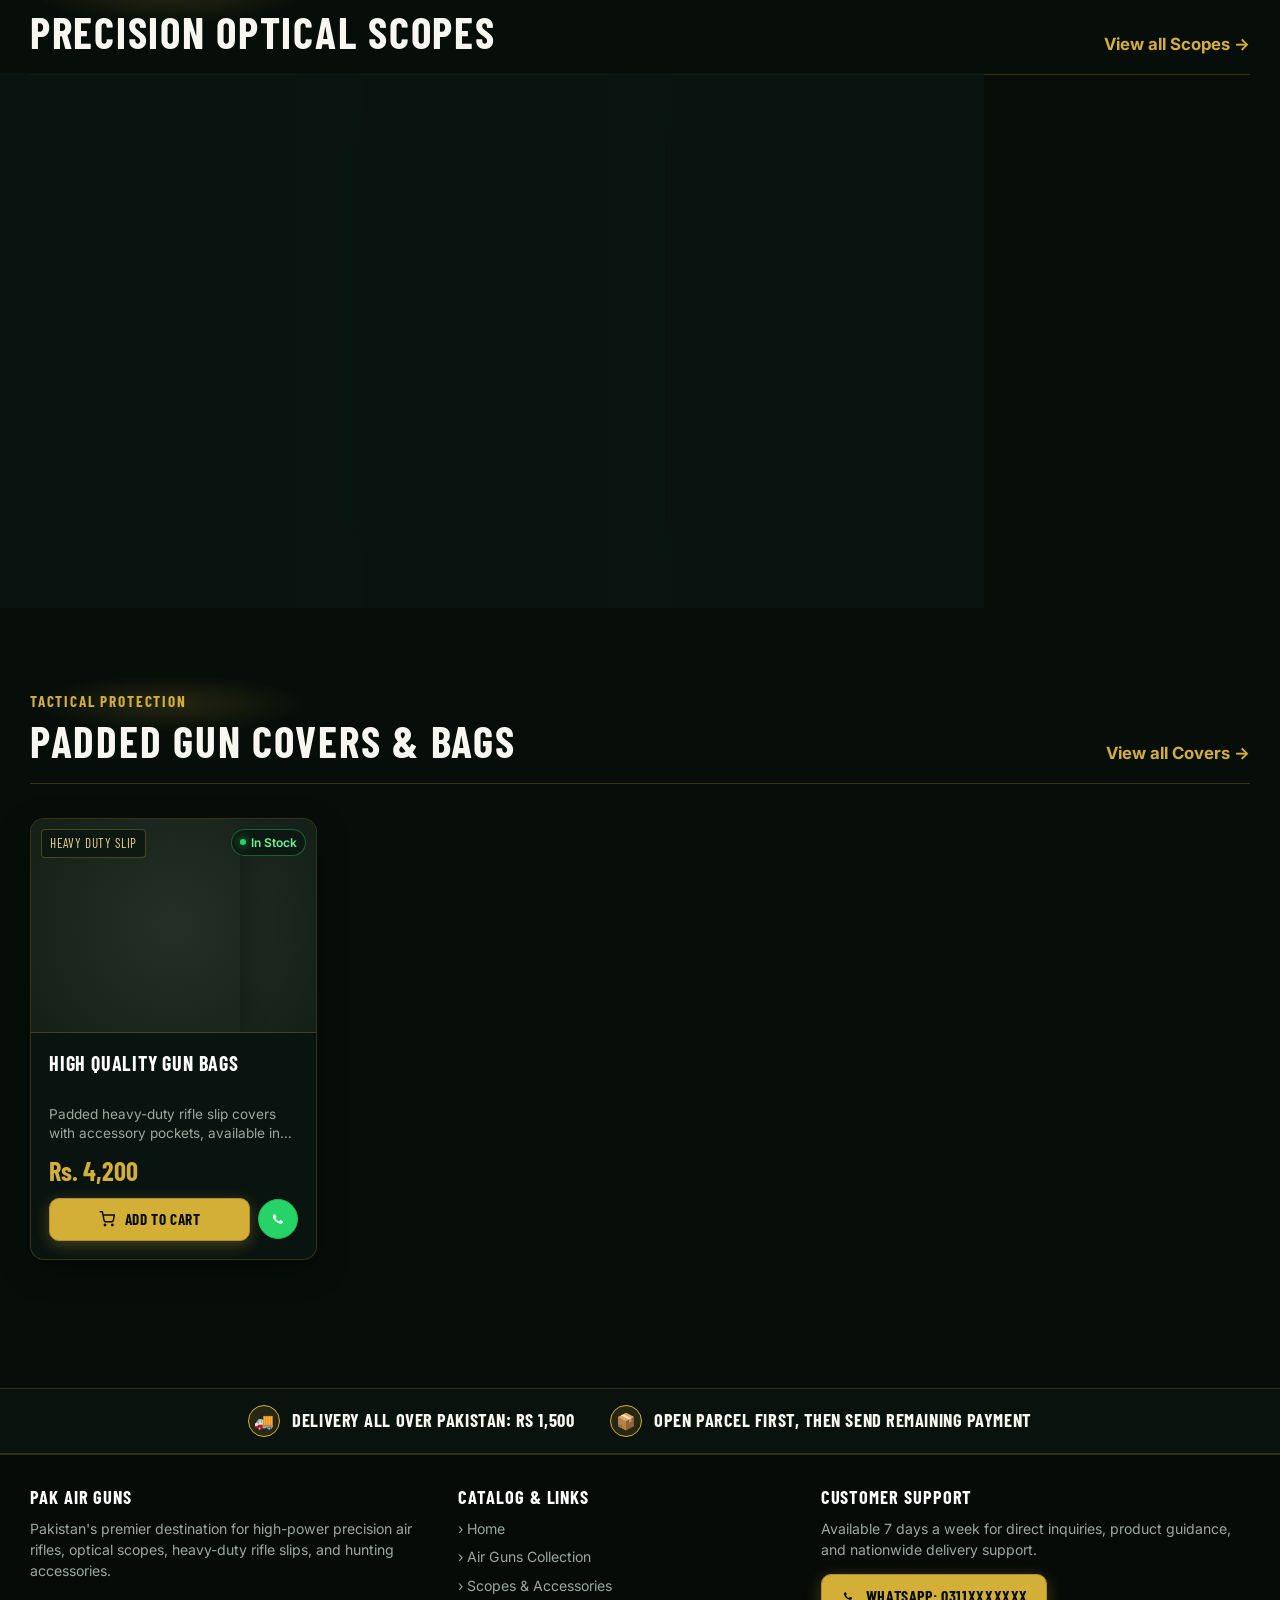
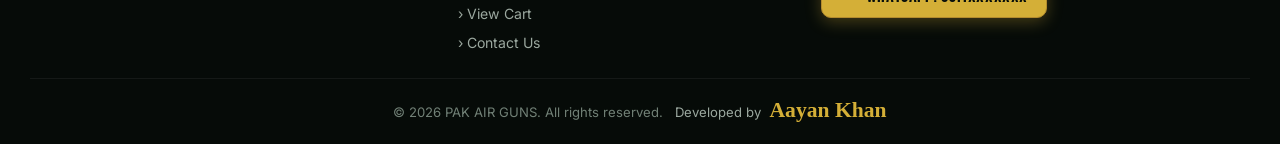
<file: maintenance.html>
<!DOCTYPE html>
<html lang="en">
<head>
  <meta charset="UTF-8">
  <meta name="viewport" content="width=device-width, initial-scale=1.0">
  <meta name="robots" content="noindex, nofollow">
  <title>Website Under Maintenance | PAK AIR GUNS</title>
  <link rel="icon" type="image/svg+xml" href="favicon.svg">

  <!-- Clean Google Fonts (Barlow Condensed for Headings, Inter for Body) -->
  <link rel="preconnect" href="https://fonts.googleapis.com">
  <link rel="preconnect" href="https://fonts.gstatic.com" crossorigin>
  <link href="https://fonts.googleapis.com/css2?family=Barlow+Condensed:wght@700&family=Inter:wght@400;500;600;700&display=swap" rel="stylesheet">

  <style>
    :root {
      --bg-dark: #070e0a;
      --bg-deep: #050907;
      --panel-bg: rgba(13, 26, 20, 0.85);
      --gold-primary: #d4af37;
      --gold-light: #f5e4a8;
      --gold-border: rgba(212, 175, 55, 0.32);
      --text-light: #f8f6f0;
      --text-muted: #9ba89f;
      --wa-green: #25D366;
    }

    *, *::before, *::after {
      box-sizing: border-box;
      margin: 0;
      padding: 0;
    }

    html, body {
      width: 100%;
      height: 100%;
      min-height: 100vh;
      font-family: 'Inter', -apple-system, BlinkMacSystemFont, 'Segoe UI', Roboto, sans-serif;
      background-color: var(--bg-dark);
      color: var(--text-light);
      line-height: 1.6;
      -webkit-font-smoothing: antialiased;
    }

    body {
      display: flex;
      align-items: center;
      justify-content: center;
      padding: 24px;
      position: relative;
      overflow-x: hidden;
      background:
        radial-gradient(circle at 50% 20%, rgba(212, 175, 55, 0.12) 0%, transparent 60%),
        radial-gradient(circle at 80% 80%, rgba(19, 36, 28, 0.7) 0%, transparent 50%),
        linear-gradient(180deg, var(--bg-dark) 0%, var(--bg-deep) 100%);
    }

    /* Subtle decorative crosshair/target watermark overlay */
    .bg-crosshair-watermark {
      position: absolute;
      inset: 0;
      pointer-events: none;
      background-image: 
        radial-gradient(circle at center, transparent 0, transparent 180px, rgba(212, 175, 55, 0.03) 181px, transparent 182px),
        radial-gradient(circle at center, transparent 0, transparent 320px, rgba(212, 175, 55, 0.02) 321px, transparent 322px);
      background-position: center center;
      background-repeat: no-repeat;
    }

    /* Main Centered Card */
    .maintenance-card {
      position: relative;
      z-index: 10;
      width: 100%;
      max-width: 580px;
      background: var(--panel-bg);
      border: 1px solid var(--gold-border);
      border-radius: 20px;
      padding: 48px 40px 36px;
      text-align: center;
      box-shadow: 
        0 25px 60px rgba(0, 0, 0, 0.65), 
        0 0 40px rgba(212, 175, 55, 0.08);
      backdrop-filter: blur(16px);
      -webkit-backdrop-filter: blur(16px);
      animation: card-appear 0.6s cubic-bezier(0.16, 1, 0.3, 1) forwards;
    }

    @keyframes card-appear {
      from {
        opacity: 0;
        transform: translateY(20px) scale(0.98);
      }
      to {
        opacity: 1;
        transform: translateY(0) scale(1);
      }
    }

    /* Brand Header Block */
    .brand-header {
      display: inline-flex;
      align-items: center;
      gap: 12px;
      margin-bottom: 24px;
    }

    .brand-crest {
      width: 40px;
      height: 40px;
      border-radius: 8px;
      background: rgba(212, 175, 55, 0.12);
      border: 1.5px solid var(--gold-primary);
      color: var(--gold-primary);
      display: flex;
      align-items: center;
      justify-content: center;
    }

    .brand-crest svg {
      width: 24px;
      height: 24px;
      fill: none;
      stroke: currentColor;
    }

    .brand-title {
      font-family: 'Barlow Condensed', sans-serif;
      font-size: 1.6rem;
      font-weight: 700;
      letter-spacing: 0.05em;
      text-transform: uppercase;
      color: #ffffff;
      line-height: 1;
      text-align: left;
    }

    .brand-title span {
      color: var(--gold-primary);
    }

    .brand-subtitle {
      font-size: 0.7rem;
      letter-spacing: 2px;
      text-transform: uppercase;
      color: var(--text-muted);
      display: block;
      margin-top: 3px;
    }

    /* Animated Gear & Mechanical Tool Visual */
    .icon-stage {
      position: relative;
      width: 140px;
      height: 140px;
      margin: 10px auto 26px;
      display: flex;
      align-items: center;
      justify-content: center;
    }

    .icon-aura {
      position: absolute;
      width: 120px;
      height: 120px;
      border-radius: 50%;
      background: radial-gradient(circle, rgba(212, 175, 55, 0.25) 0%, transparent 70%);
      animation: aura-breathe 4s ease-in-out infinite;
    }

    @keyframes aura-breathe {
      0%, 100% { transform: scale(0.9); opacity: 0.5; }
      50% { transform: scale(1.2); opacity: 0.9; }
    }

    /* Primary Large Gear - Clockwise */
    .gear-primary {
      position: absolute;
      width: 82px;
      height: 82px;
      top: 18px;
      left: 20px;
      color: var(--gold-primary);
      transform-origin: center center;
      animation: spin-clockwise 16s linear infinite;
      filter: drop-shadow(0 4px 10px rgba(0, 0, 0, 0.5));
    }

    /* Secondary Small Gear - Counter Clockwise */
    .gear-secondary {
      position: absolute;
      width: 52px;
      height: 52px;
      bottom: 22px;
      right: 22px;
      color: var(--gold-light);
      opacity: 0.85;
      transform-origin: center center;
      animation: spin-counter 10s linear infinite;
      filter: drop-shadow(0 3px 8px rgba(0, 0, 0, 0.5));
    }

    /* Center Tool/Wrench Accent */
    .tool-wrench {
      position: absolute;
      width: 44px;
      height: 44px;
      color: #ffffff;
      transform-origin: center center;
      animation: wrench-wiggle 4s ease-in-out infinite;
      filter: drop-shadow(0 2px 6px rgba(0, 0, 0, 0.7));
    }

    @keyframes spin-clockwise {
      from { transform: rotate(0deg); }
      to { transform: rotate(360deg); }
    }

    @keyframes spin-counter {
      from { transform: rotate(0deg); }
      to { transform: rotate(-360deg); }
    }

    @keyframes wrench-wiggle {
      0%, 100% { transform: rotate(-8deg) translateY(0); }
      50% { transform: rotate(8deg) translateY(-2px); }
    }

    /* Status Pill */
    .status-pill {
      display: inline-flex;
      align-items: center;
      gap: 8px;
      padding: 6px 16px;
      border-radius: 9999px;
      background: rgba(212, 175, 55, 0.12);
      border: 1px solid rgba(212, 175, 55, 0.35);
      font-size: 0.8rem;
      font-weight: 700;
      letter-spacing: 0.08em;
      text-transform: uppercase;
      color: var(--gold-light);
      margin-bottom: 18px;
    }

    .pulse-dot {
      width: 8px;
      height: 8px;
      border-radius: 50%;
      background: var(--gold-primary);
      box-shadow: 0 0 0 rgba(212, 175, 55, 0.7);
      animation: pulse-ring 2s infinite;
    }

    @keyframes pulse-ring {
      0% {
        transform: scale(0.95);
        box-shadow: 0 0 0 0 rgba(212, 175, 55, 0.7);
      }
      70% {
        transform: scale(1);
        box-shadow: 0 0 0 6px rgba(212, 175, 55, 0);
      }
      100% {
        transform: scale(0.95);
        box-shadow: 0 0 0 0 rgba(212, 175, 55, 0);
      }
    }

    /* Headings & Text */
    h1 {
      font-family: 'Barlow Condensed', sans-serif;
      font-size: clamp(2rem, 5vw, 2.6rem);
      font-weight: 700;
      text-transform: uppercase;
      letter-spacing: 0.04em;
      color: #ffffff;
      line-height: 1.15;
      margin-bottom: 14px;
    }

    .subtext {
      font-size: 1.05rem;
      color: var(--text-muted);
      line-height: 1.65;
      max-width: 480px;
      margin: 0 auto 28px;
    }

    /* Divider */
    .card-divider {
      width: 100%;
      height: 1px;
      background: linear-gradient(90deg, transparent, rgba(212, 175, 55, 0.35), transparent);
      margin: 24px 0 20px;
    }

    /* Direct WhatsApp Contact for Urgencies */
    .contact-note {
      font-size: 0.92rem;
      color: var(--text-muted);
      margin-bottom: 14px;
    }

    .btn-wa-direct {
      display: inline-flex;
      align-items: center;
      gap: 10px;
      padding: 10px 22px;
      border-radius: 9999px;
      background: rgba(37, 211, 102, 0.14);
      border: 1px solid rgba(37, 211, 102, 0.4);
      color: #ffffff;
      font-size: 0.92rem;
      font-weight: 600;
      text-decoration: none;
      transition: all 0.25s ease;
      margin-bottom: 12px;
    }

    .btn-wa-direct:hover {
      background: var(--wa-green);
      color: #ffffff;
      border-color: var(--wa-green);
      transform: translateY(-2px);
      box-shadow: 0 6px 18px rgba(37, 211, 102, 0.3);
    }

    .btn-wa-direct svg {
      width: 18px;
      height: 18px;
      fill: currentColor;
    }

    /* Footer Line */
    .maintenance-footer {
      font-size: 0.85rem;
      color: #718076;
      margin-top: 14px;
      letter-spacing: 0.02em;
    }

    /* Responsive adjustments */
    @media (max-width: 540px) {
      body {
        padding: 16px;
      }
      .maintenance-card {
        padding: 36px 20px 28px;
        border-radius: 16px;
      }
      .icon-stage {
        width: 120px;
        height: 120px;
        margin-bottom: 18px;
      }
      .gear-primary {
        width: 70px;
        height: 70px;
        top: 15px;
        left: 15px;
      }
      .gear-secondary {
        width: 44px;
        height: 44px;
        bottom: 18px;
        right: 18px;
      }
      .tool-wrench {
        width: 38px;
        height: 38px;
      }
      .subtext {
        font-size: 0.95rem;
      }
    }
  </style>
</head>
<body>

  <!-- Decorative Target Background Motif -->
  <div class="bg-crosshair-watermark" aria-hidden="true"></div>

  <!-- Centered Glass Card -->
  <main class="maintenance-card" role="main">
    
    <!-- Brand Header -->
    <div class="brand-header">
      <div class="brand-crest" aria-hidden="true">
        <svg viewBox="0 0 24 24">
          <circle cx="12" cy="12" r="9" stroke="currentColor" stroke-width="1.8"/>
          <line x1="12" y1="2" x2="12" y2="7" stroke="currentColor" stroke-width="1.8"/>
          <line x1="12" y1="17" x2="12" y2="22" stroke="currentColor" stroke-width="1.8"/>
          <line x1="2" y1="12" x2="7" y2="12" stroke="currentColor" stroke-width="1.8"/>
          <line x1="17" y1="12" x2="22" y2="12" stroke="currentColor" stroke-width="1.8"/>
          <circle cx="12" cy="12" r="2.5" fill="currentColor"/>
        </svg>
      </div>
      <div>
        <div class="brand-title">PAK <span>AIR GUNS</span></div>
        <span class="brand-subtitle">Precision Air Rifles &amp; Gear</span>
      </div>
    </div>

    <!-- Animated Mechanical Gears & Tool Icon -->
    <div class="icon-stage" aria-hidden="true">
      <div class="icon-aura"></div>

      <!-- Large Primary Gear (Clockwise) -->
      <svg class="gear-primary" viewBox="0 0 100 100" fill="currentColor">
        <path d="M50,33 C40.6,33 33,40.6 33,50 C33,59.4 40.6,67 50,67 C59.4,67 67,59.4 67,50 C67,40.6 59.4,33 50,33 Z M50,58 C45.6,58 42,54.4 42,50 C42,45.6 45.6,42 50,42 C54.4,42 58,45.6 58,50 C58,54.4 54.4,58 50,58 Z"/>
        <path d="M92,44 L83.4,42.5 C82.6,39.5 81.3,36.7 79.7,34.1 L84.8,27.1 C85.8,25.7 85.5,23.8 84.1,22.8 L77.2,15.9 C75.8,14.9 73.9,15.2 72.9,16.6 L65.9,21.7 C63.3,20.1 60.5,18.8 57.5,18 L56,9.4 C55.7,7.7 54.1,6.5 52.4,6.5 L47.6,6.5 C45.9,6.5 44.3,7.7 44,9.4 L42.5,18 C39.5,18.8 36.7,20.1 34.1,21.7 L27.1,16.6 C25.7,15.6 23.8,15.9 22.8,17.3 L15.9,24.2 C14.9,25.6 15.2,27.5 16.6,28.5 L21.7,35.5 C20.1,38.1 18.8,40.9 18,43.9 L9.4,45.4 C7.7,45.7 6.5,47.3 6.5,49 L6.5,53.8 C6.5,55.5 7.7,57.1 9.4,57.4 L18,58.9 C18.8,61.9 20.1,64.7 21.7,67.3 L16.6,74.3 C15.6,75.7 15.9,77.6 17.3,78.6 L24.2,85.5 C25.6,86.5 27.5,86.2 28.5,84.8 L35.5,79.7 C38.1,81.3 40.9,82.6 43.9,83.4 L45.4,92 C45.7,93.7 47.3,94.9 49,94.9 L53.8,94.9 C55.5,94.9 57.1,93.7 57.4,92 L58.9,83.4 C61.9,82.6 64.7,81.3 67.3,79.7 L74.3,84.8 C75.7,85.8 77.6,85.5 78.6,84.1 L85.5,77.2 C86.5,75.8 86.2,73.9 84.8,72.9 L79.7,65.9 C81.3,63.3 82.6,60.5 83.4,57.5 L92,56 C93.7,55.7 94.9,54.1 94.9,52.4 L94.9,47.6 C95,45.9 93.7,44.3 92,44 Z M50,72 C37.9,72 28,62.1 28,50 C28,37.9 37.9,28 50,28 C62.1,28 72,37.9 72,50 C72,62.1 62.1,72 50,72 Z"/>
      </svg>

      <!-- Small Secondary Gear (Counter-Clockwise) -->
      <svg class="gear-secondary" viewBox="0 0 100 100" fill="currentColor">
        <path d="M50,35 C41.7,35 35,41.7 35,50 C35,58.3 41.7,65 50,65 C58.3,65 65,58.3 65,50 C65,41.7 58.3,35 50,35 Z M50,56 C46.7,56 44,53.3 44,50 C44,46.7 46.7,44 50,44 C53.3,44 56,46.7 56,50 C56,53.3 53.3,56 50,56 Z"/>
        <path d="M90,44 L81.8,42.6 C81,39.8 79.8,37.2 78.2,34.8 L83.1,28.2 C84.1,26.9 83.8,25 82.5,24.1 L75.9,17.5 C74.6,16.5 72.7,16.8 71.8,18.1 L65.2,23 C62.8,21.4 60.2,20.2 57.4,19.4 L56,11.2 C55.7,9.6 54.2,8.5 52.6,8.5 L47.4,8.5 C45.8,8.5 44.3,9.6 44,11.2 L42.6,19.4 C39.8,20.2 37.2,21.4 34.8,23 L28.2,18.1 C26.9,17.1 25,17.4 24.1,18.7 L17.5,25.3 C16.5,26.6 16.8,28.5 18.1,29.4 L23,36 C21.4,38.4 20.2,41 19.4,43.8 L11.2,45.2 C9.6,45.5 8.5,47 8.5,48.6 L8.5,53.8 C8.5,55.4 9.6,56.9 11.2,57.2 L19.4,58.6 C20.2,61.4 21.4,64 23,66.4 L18.1,73 C17.1,74.3 17.4,76.2 18.7,77.1 L25.3,83.7 C26.6,84.7 28.5,84.4 29.4,83.1 L36,78.2 C38.4,79.8 41,81 43.8,81.8 L45.2,90 C45.5,91.6 47,92.7 48.6,92.7 L53.8,92.7 C55.4,92.7 56.9,91.6 57.2,90 L58.6,81.8 C61.4,81 64,79.8 66.4,78.2 L73,83.1 C74.3,84.1 76.2,83.8 77.1,82.5 L83.7,75.9 C84.7,74.6 84.4,72.7 83.1,71.8 L78.2,65.2 C79.8,62.8 81,60.2 81.8,57.4 L90,56 C91.6,55.7 92.7,54.2 92.7,52.6 L92.7,47.4 C92.8,45.8 91.6,44.3 90,44 Z"/>
      </svg>

      <!-- Center Wrench Accent -->
      <svg class="tool-wrench" viewBox="0 0 24 24" fill="none" stroke="currentColor" stroke-width="2.2" stroke-linecap="round" stroke-linejoin="round">
        <path d="M14.7 6.3a1 1 0 0 0 0 1.4l1.6 1.6a1 1 0 0 0 1.4 0l3.77-3.77a6 6 0 0 1-7.94 7.94l-6.91 6.91a2.12 2.12 0 0 1-3-3l6.91-6.91a6 6 0 0 1 7.94-7.94l-3.76 3.76z"/>
      </svg>
    </div>

    <!-- Live Status Pill -->
    <div class="status-pill">
      <span class="pulse-dot"></span>
      Scheduled Maintenance
    </div>

    <!-- Required Heading -->
    <h1>Website Under Maintenance</h1>

    <!-- Required Subtext -->
    <p class="subtext">
      We are currently performing scheduled maintenance. We will be back online very soon. Thank you for your patience.
    </p>

    <!-- Urgent WhatsApp Inquiry Support -->
    <div class="contact-note">
      Need urgent product details, orders or assistance?
    </div>
    <a href="https://wa.me/0311XXXXXXX?text=Hello%20PAK%20AIR%20GUNS%2C%20I%20am%20inquiring%20about%20products%20while%20your%20website%20is%20under%20maintenance." class="btn-wa-direct" target="_blank" rel="noopener noreferrer" aria-label="Contact PAK AIR GUNS on WhatsApp">
      <svg viewBox="0 0 24 24" aria-hidden="true">
        <path d="M17.472 14.382c-.301-.15-1.78-.878-2.056-.979-.276-.1-.476-.15-.676.15s-.777.98-.953 1.18c-.175.2-.351.226-.652.075s-1.27-.468-2.42-1.493c-.894-.799-1.498-1.787-1.674-2.088-.175-.3-.019-.462.132-.612.136-.135.301-.351.451-.527.151-.175.2-.301.301-.501.1-.2.05-.376-.025-.526-.075-.15-.676-1.63-.927-2.232-.244-.588-.492-.508-.676-.517l-.576-.01c-.2 0-.526.075-.802.376s-1.053 1.028-1.053 2.508 1.078 2.909 1.228 3.11c.151.2 2.122 3.24 5.142 4.544.718.31 1.279.496 1.716.634.721.23 1.378.198 1.897.12.578-.088 1.78-.727 2.03-1.43.25-.702.25-1.304.175-1.43-.075-.125-.276-.2-.576-.35z"/>
      </svg>
      Chat with us on WhatsApp
    </a>

    <div class="card-divider"></div>

    <!-- Required Footer Line -->
    <footer class="maintenance-footer">
      &copy; PAK AIR GUNS. All rights reserved.
    </footer>

  </main>

  <!-- Auto-redirect to home when maintenance mode is switched OFF in config.js -->
  <script src="js/config.js"></script>
  <script>
    if (typeof MAINTENANCE_MODE !== 'undefined' && !MAINTENANCE_MODE) {
      window.location.replace('index.html');
    }
  </script>
</body>
</html>
</file>
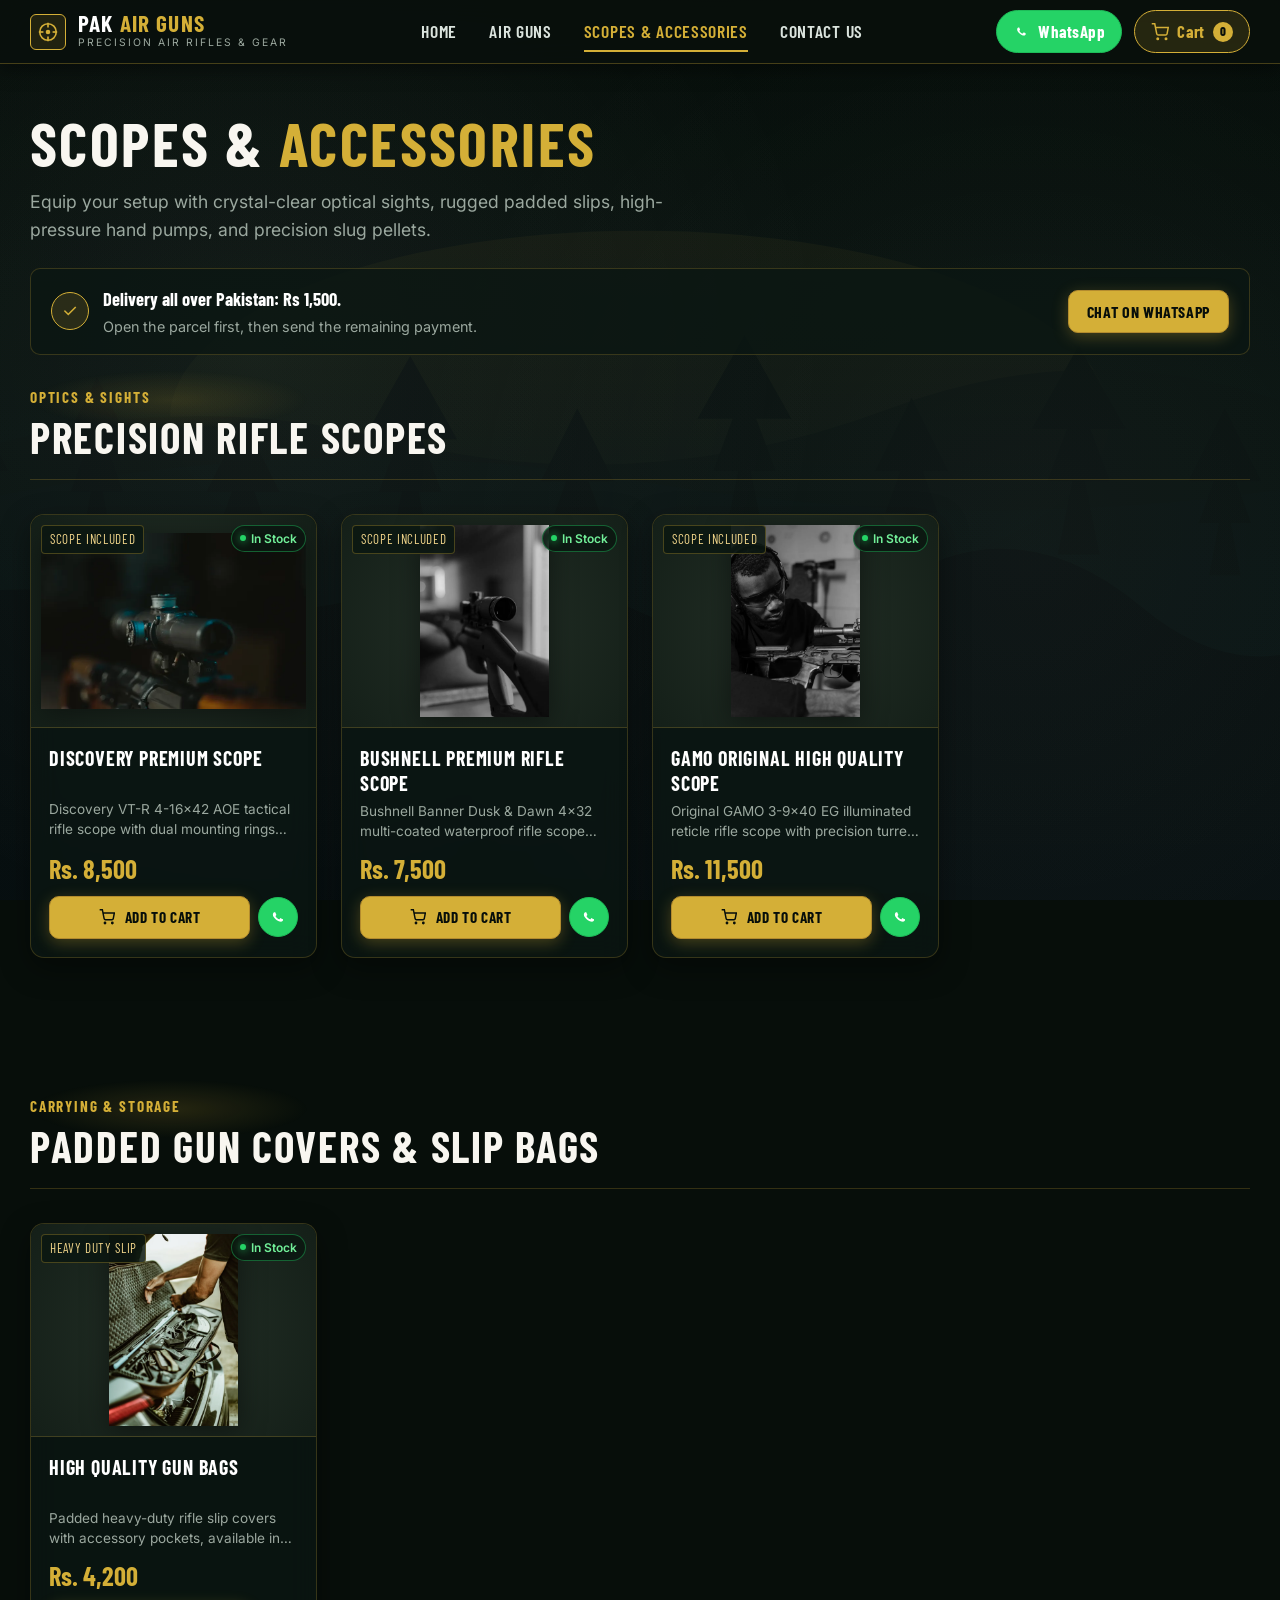
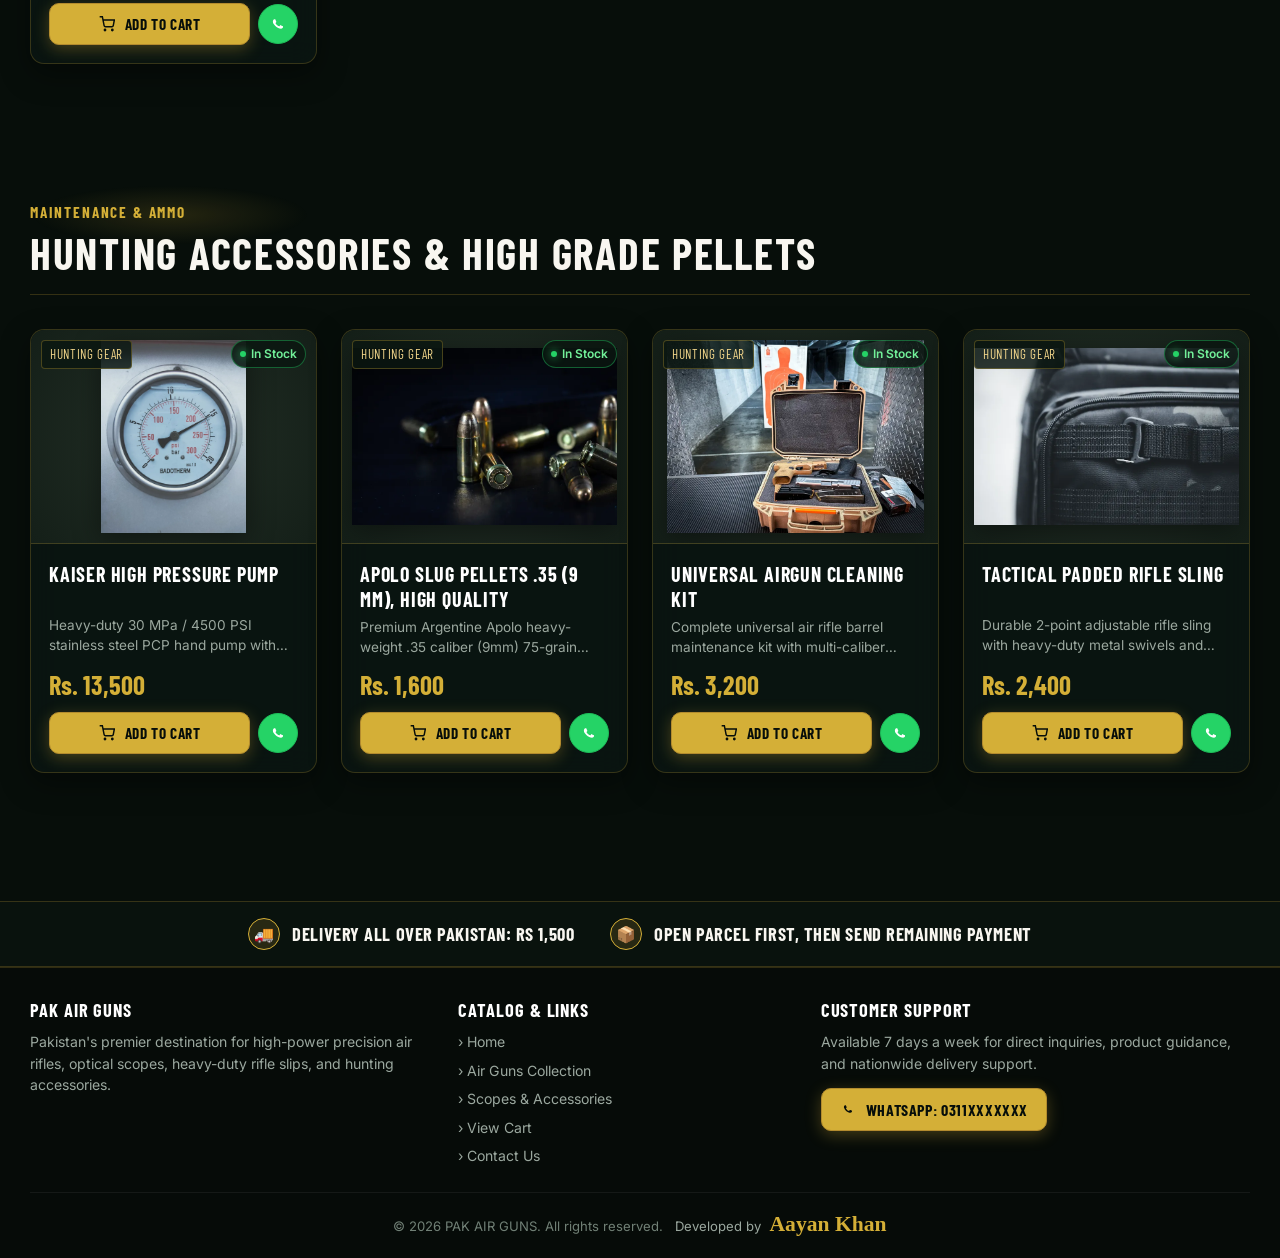
<file: scopes-accessories.html>
<!DOCTYPE html>
<html lang="en">
<head>
  <meta charset="UTF-8">
  <meta name="viewport" content="width=device-width, initial-scale=1.0">
  <title>Scopes &amp; Accessories | PAK AIR GUNS - Rifle Scopes, Covers &amp; Hunting Gear</title>
  <meta name="description" content="Shop optical rifle scopes, heavy-duty padded rifle bags, high-pressure PCP pumps, and heavyweight slug pellets in Pakistan. Open parcel first, then pay.">
  <link rel="canonical" href="./scopes-accessories.html">
  <link rel="icon" type="image/svg+xml" href="favicon.svg">

  <meta property="og:type" content="website">
  <meta property="og:title" content="Scopes &amp; Hunting Accessories | PAK AIR GUNS">
  <meta property="og:description" content="Telescopic rifle scopes, tactical padded slips, Kaiser pumps and Apolo slug pellets. Open parcel first, then pay. Delivery all over Pakistan: Rs 1,500.">
  <meta property="og:image" content="assets/images/product-18.webp">
  <meta property="og:url" content="./scopes-accessories.html">

  <link rel="preconnect" href="https://fonts.googleapis.com">
  <link rel="preconnect" href="https://fonts.gstatic.com" crossorigin>

  <link rel="preload" as="image" href="assets/images/product-18.webp" type="image/webp" fetchpriority="high">

  <link rel="preload" as="style" href="https://fonts.googleapis.com/css2?family=Barlow+Condensed:wght@700&family=Inter:wght@400;600&display=swap">
  <link rel="stylesheet" href="https://fonts.googleapis.com/css2?family=Barlow+Condensed:wght@700&family=Inter:wght@400;600&display=swap" media="print" onload="this.media='all'">
  <noscript>
    <link rel="stylesheet" href="https://fonts.googleapis.com/css2?family=Barlow+Condensed:wght@700&family=Inter:wght@400;600&display=swap">
  </noscript>

  <style>
:root {
  --forest-dark: #070e0a;
  --forest-deep: #0b1712;
  --forest-mid: #13241c;
  --forest-panel: rgba(11, 23, 18, 0.78);
  --forest-panel-solid: #0d1a14;
  --forest-border: rgba(212, 175, 55, 0.22);
  --gold-primary: #d4af37;
  --gold-hover: #b38b2e;
  --gold-light: #f1d58a;
  --wa-green: #25D366;
  --text-light: #f8f6f0;
  --text-muted: #9ba89f;
  --header-height: 64px;
  --font-heading: 'Barlow Condensed', sans-serif;
  --font-body: 'Inter', sans-serif;
  --font-price: 'Barlow Condensed', sans-serif;
}
*, *::before, *::after { box-sizing: border-box; margin: 0; padding: 0; }
html { font-size: 16px; scroll-behavior: smooth; background: #070e0a; color: #f8f6f0; overflow-x: clip; }
body { font-family: var(--font-body); background: #070e0a; color: #f8f6f0; line-height: 1.6; min-height: 100vh; display: flex; flex-direction: column; overflow-x: clip; -webkit-font-smoothing: antialiased; }
a { color: inherit; text-decoration: none; }
button { cursor: pointer; border: none; background: none; font: inherit; }
img { display: block; max-width: 100%; height: auto; }
.container { width: 100%; max-width: 1260px; margin: 0 auto; padding: 0 20px; }
h1, h2, h3 { font-family: var(--font-heading); text-transform: uppercase; letter-spacing: 0.04em; font-weight: 700; line-height: 1.15; color: #f8f6f0; }
.gold-text { color: var(--gold-primary); }
.hunting-bg-layer { position: fixed; inset: 0; z-index: 0; pointer-events: none; overflow: hidden; }
.hunting-bg-photo { position: absolute; inset: -20px; background-size: cover; background-position: center bottom; background-repeat: no-repeat; will-change: transform; transition: transform 0.1s ease-out; background-image: linear-gradient(180deg, rgba(7, 14, 10, 0.45) 0%, rgba(9, 18, 14, 0.7) 100%), url("data:image/svg+xml,%3Csvg xmlns='http://www.w3.org/2000/svg' viewBox='0 0 1440 900' preserveAspectRatio='xMidYMax slice'%3E%3Cdefs%3E%3ClinearGradient id='sky' x1='0' y1='0' x2='0' y2='1'%3E%3Cstop offset='0%25' stop-color='%23050c08'/%3E%3Cstop offset='50%25' stop-color='%230a1c13'/%3E%3Cstop offset='100%25' stop-color='%23122c1f'/%3E%3C/linearGradient%3E%3C/defs%3E%3Crect width='1440' height='900' fill='url(%23sky)'/%3E%3Cpath d='M0 480 Q 240 380 480 440 T 960 410 T 1440 450 L 1440 900 L 0 900 Z' fill='%2308150f' opacity='0.7'/%3E%3Cpath d='M0 520 Q 360 420 720 480 T 1440 470 L 1440 900 L 0 900 Z' fill='%230a1c14' opacity='0.85'/%3E%3Cg fill='%2306120b'%3E%3Cpolygon points='80,480 65,560 95,560'/%3E%3Cpolygon points='200,460 185,540 215,540'/%3E%3Cpolygon points='500,450 480,550 520,550'/%3E%3Cpolygon points='820,440 800,540 840,540'/%3E%3Cpolygon points='1140,450 1120,550 1160,550'/%3E%3C/g%3E%3Cpath d='M0 600 Q 120 570 240 595 T 480 585 T 720 605 T 960 580 T 1200 600 T 1440 590 L 1440 900 L 0 900 Z' fill='%23040a06'/%3E%3C/svg%3E"); }
.hunting-bg-overlay { position: absolute; inset: 0; background: linear-gradient(180deg, rgba(7, 14, 10, 0.35) 0%, rgba(9, 17, 28, 0.38) 100%); }
.hunting-mist-layer { position: absolute; inset: 0; pointer-events: none; }
#hunting-leaves-canvas { position: absolute; inset: 0; width: 100%; height: 100%; pointer-events: none; }
main { flex: 1 0 auto; position: relative; z-index: 1; }
.site-header { position: sticky; top: 0; left: 0; right: 0; z-index: 1000; height: 64px; min-height: 64px; background: rgba(9, 16, 13, 0.95); backdrop-filter: blur(14px); -webkit-backdrop-filter: blur(14px); border-bottom: 1px solid rgba(212, 175, 55, 0.3); }
.header-container { display: flex; align-items: center; justify-content: space-between; height: 100%; padding: 0 20px; max-width: 1260px; margin: 0 auto; }
.brand-logo { display: flex; align-items: center; gap: 12px; }
.brand-crest { width: 36px; height: 36px; display: flex; align-items: center; justify-content: center; border-radius: 6px; background: rgba(212, 175, 55, 0.12); border: 1.5px solid var(--gold-primary); color: var(--gold-primary); }
.brand-crest svg { width: 22px; height: 22px; fill: currentColor; }
.brand-name { font-family: var(--font-heading); font-size: 1.45rem; font-weight: 700; color: #fff; line-height: 1; }
.brand-name span { color: var(--gold-primary); }
.brand-tag { font-size: 0.65rem; letter-spacing: 2px; text-transform: uppercase; color: var(--text-muted); }
.main-nav { display: flex; align-items: center; gap: 32px; margin: 0 auto; }
.nav-link { font-family: var(--font-heading); font-size: 1.1rem; text-transform: uppercase; font-weight: 600; color: #dbe4de; padding: 6px 0; position: relative; }
.nav-link.active, .nav-link:hover { color: var(--gold-primary); }
.nav-link::after { content: ''; position: absolute; bottom: 0; left: 0; width: 0%; height: 2px; background: var(--gold-primary); transition: width 0.25s ease; }
.nav-link.active::after, .nav-link:hover::after { width: 100%; }
.header-actions { display: flex; align-items: center; gap: 12px; }
.cart-btn { display: inline-flex; align-items: center; gap: 8px; padding: 7px 16px; border-radius: 9999px; background: rgba(212, 175, 55, 0.14); border: 1px solid var(--gold-primary); color: var(--gold-primary); font-family: var(--font-heading); font-size: 1.05rem; font-weight: 700; }
.cart-badge { background: var(--gold-primary); color: #070e0a; font-size: 0.8rem; font-weight: 800; min-width: 20px; height: 20px; border-radius: 9999px; display: inline-flex; align-items: center; justify-content: center; padding: 0 4px; }
.btn-whatsapp-header { display: inline-flex; align-items: center; gap: 8px; padding: 7px 16px; border-radius: 9999px; background: var(--wa-green); color: #fff; font-family: var(--font-heading); font-size: 1.05rem; font-weight: 700; border: 1px solid #1ebc59; }
.mobile-toggle { display: none; min-width: 44px; min-height: 44px; align-items: center; justify-content: center; color: var(--gold-primary); }
.mobile-nav-drawer { display: none; position: fixed; top: var(--header-height); left: 0; width: 100%; height: calc(100vh - var(--header-height)); background: rgba(9, 16, 12, 0.98); z-index: 1001; padding: 24px 20px; flex-direction: column; }
.mobile-nav-drawer.open { display: flex; }
.mobile-nav-links { display: flex; flex-direction: column; gap: 16px; }
.hero-section { min-height: 380px; padding: 50px 0 40px; position: relative; }
.hero-badge { display: inline-flex; align-items: center; gap: 8px; padding: 5px 14px; border-radius: 9999px; background: rgba(212, 175, 55, 0.12); border: 1px solid var(--gold-primary); color: var(--gold-light); font-family: var(--font-heading); font-size: 0.95rem; text-transform: uppercase; margin-bottom: 18px; }
.hero-title { font-size: clamp(2.2rem, 5vw, 3.6rem); margin-bottom: 16px; line-height: 1.1; }
.hero-subtext { font-size: 1.05rem; color: var(--text-muted); line-height: 1.6; margin-bottom: 28px; }
.hero-actions { display: flex; align-items: center; gap: 16px; flex-wrap: wrap; }
.btn { display: inline-flex; align-items: center; justify-content: center; gap: 10px; min-height: 46px; padding: 12px 28px; border-radius: 10px; font-family: var(--font-heading); font-size: 1.15rem; font-weight: 700; text-transform: uppercase; border: none; cursor: pointer; transition: all 0.2s ease; }
.btn-gold { background: var(--gold-primary); color: #070e0a; border: 1px solid var(--gold-hover); }
.btn-outline-gold { background: rgba(14, 25, 20, 0.6); color: var(--gold-light); border: 1.5px solid var(--gold-primary); }
.btn-sm { min-height: 38px; padding: 8px 18px; font-size: 1rem; }
.btn-block { width: 100%; }
.section { position: relative; padding: 60px 0; }
.section-header { display: flex; align-items: flex-end; justify-content: space-between; margin-bottom: 30px; border-bottom: 1px solid var(--forest-border); padding-bottom: 16px; }
.section-tag { font-family: var(--font-heading); font-size: 0.95rem; letter-spacing: 0.12em; text-transform: uppercase; color: var(--gold-primary); font-weight: 700; display: block; margin-bottom: 4px; }
.product-grid { display: grid; grid-template-columns: repeat(4, 1fr); gap: 24px; min-height: 350px; }
.product-card { background: var(--forest-panel); backdrop-filter: blur(14px); -webkit-backdrop-filter: blur(14px); border: 1px solid var(--forest-border); border-radius: 14px; overflow: hidden; display: flex; flex-direction: column; cursor: pointer; transition: transform 0.25s ease, border-color 0.25s ease; }
.product-card:hover { transform: translateY(-4px); border-color: var(--gold-primary); }
.product-img-box { position: relative; width: 100%; aspect-ratio: 4 / 3; background: #141f18; display: flex; align-items: center; justify-content: center; overflow: hidden; padding: 10px; }
.product-img { width: 100%; height: 100%; object-fit: contain; }
.stock-tag { position: absolute; top: 10px; left: 10px; background: rgba(11, 23, 17, 0.85); border: 1px solid rgba(212, 175, 55, 0.3); color: var(--gold-light); font-family: var(--font-heading); font-size: 0.82rem; letter-spacing: 0.05em; text-transform: uppercase; padding: 3px 8px; border-radius: 4px; z-index: 2; }
.stock-indicator { position: absolute; top: 10px; right: 10px; background: rgba(11, 23, 17, 0.85); border: 1px solid rgba(37, 211, 102, 0.4); color: #72f099; font-size: 0.75rem; font-weight: 600; display: inline-flex; align-items: center; gap: 5px; padding: 3px 8px; border-radius: 9999px; z-index: 2; }
.stock-indicator .dot { width: 6px; height: 6px; border-radius: 50%; background: var(--wa-green); box-shadow: 0 0 8px var(--wa-green); }
.product-info { padding: 18px; display: flex; flex-direction: column; flex: 1; }
.product-title { font-family: var(--font-heading); font-size: 1.25rem; font-weight: 700; color: #fff; margin-bottom: 6px; min-height: 48px; }
.product-desc { font-size: 0.85rem; color: var(--text-muted); line-height: 1.45; margin-bottom: 14px; flex-grow: 1; display: -webkit-box; -webkit-line-clamp: 2; -webkit-box-orient: vertical; overflow: hidden; }
.product-price { font-family: var(--font-price); font-size: 1.65rem; font-weight: 700; color: var(--gold-primary); line-height: 1; margin-bottom: 14px; }
.product-actions-bar { display: flex; align-items: center; gap: 8px; }
.btn-card-add { flex: 1; min-height: 40px; padding: 8px 12px; font-size: 0.95rem; }
.btn-card-wa { width: 40px; height: 40px; min-width: 40px; border-radius: 50%; background: var(--wa-green); color: #fff; display: flex; align-items: center; justify-content: center; border: 1px solid #1ebc59; }
.btn-card-wa svg { width: 20px; height: 20px; fill: currentColor; }
.trust-strip-above-footer { position: relative; z-index: 2; background: rgba(10, 19, 15, 0.92); border-top: 1px solid var(--forest-border); border-bottom: 1px solid var(--forest-border); padding: 16px 0; margin-top: 60px; }
.trust-badges-row { display: flex; align-items: center; justify-content: center; gap: 36px; flex-wrap: wrap; }
.trust-badge-pill { display: inline-flex; align-items: center; gap: 12px; font-family: var(--font-heading); font-size: 1.15rem; text-transform: uppercase; color: var(--text-light); font-weight: 700; }
.trust-badge-icon { width: 32px; height: 32px; border-radius: 50%; background: rgba(212, 175, 55, 0.15); border: 1px solid var(--gold-primary); color: var(--gold-primary); display: flex; align-items: center; justify-content: center; font-size: 16px; }
.site-footer { position: relative; z-index: 2; background: #060b08; border-top: 1px solid rgba(212, 175, 55, 0.20); padding: 32px 0 16px; color: var(--text-muted); font-size: 14px; }
.footer-grid-compact { display: grid; grid-template-columns: 1.2fr 1fr 1.3fr; gap: 32px; margin-bottom: 24px; }
.footer-col h4 { font-family: var(--font-heading); font-size: 1.15rem; text-transform: uppercase; color: #fff; margin-bottom: 10px; }
.footer-desc { font-size: 0.88rem; color: var(--text-muted); line-height: 1.5; }
.footer-nav-list { list-style: none; display: flex; flex-direction: column; gap: 6px; }
.footer-nav-link { font-size: 0.88rem; color: var(--text-muted); }
.footer-address { font-size: 0.9rem; color: #e2e8f0; line-height: 1.5; margin-bottom: 12px; }
.footer-bottom-single-line { border-top: 1px solid rgba(255, 255, 255, 0.06); padding-top: 14px; text-align: center; font-size: 0.82rem; color: #718076; }
.footer-bottom-single-line .dev-credit { color: var(--text-muted); margin-left: 8px; }
.footer-bottom-single-line .dev-credit span { font-weight: 700; color: var(--gold-primary); }
@media (max-width: 1100px) { .product-grid { grid-template-columns: repeat(3, 1fr); } }
@media (max-width: 768px) {
  :root { --header-height: 58px; }
  .site-header { height: 58px; min-height: 58px; }
  .main-nav { display: none; }
  .mobile-toggle { display: flex; }
  .btn-whatsapp-header span { display: none; }
  .btn-whatsapp-header { padding: 7px 10px; }
  .product-grid { grid-template-columns: repeat(2, 1fr); gap: 16px; }
  .footer-grid-compact { grid-template-columns: 1fr; gap: 24px; }
  .trust-badges-row { flex-direction: column; gap: 14px; align-items: flex-start; padding: 0 20px; }
}
@media (max-width: 440px) { .product-grid { grid-template-columns: 1fr; } }
  </style>

  <link rel="preload" as="style" href="css/style.css">
  <link rel="stylesheet" href="css/style.css" media="print" onload="this.media='all'">
  <noscript><link rel="stylesheet" href="css/style.css"></noscript>

  <script type="application/ld+json">
  {
    "@context": "https://schema.org",
    "@type": "SportingGoodsStore",
    "name": "PAK AIR GUNS",
    "image": "assets/images/product-18.webp",
    "telephone": "0311XXXXXXX",
    "priceRange": "PKR",
    "url": "./scopes-accessories.html"
  }
  </script>
</head>
<body data-page="scopes-accessories">

  
  <div class="hunting-bg-layer" id="hunting-bg-layer">
    <div class="hunting-bg-photo" id="hunting-bg-photo"></div>
    <div class="hunting-bg-overlay"></div>
    <div class="hunting-mist-layer"></div>
    <canvas id="hunting-leaves-canvas"></canvas>
  </div>

  
  <header id="site-header" class="site-header">
    <div class="header-container">
      <a href="index.html" class="brand-logo" aria-label="PAK AIR GUNS Homepage">
        <div class="brand-crest" aria-hidden="true">
          <svg viewBox="0 0 24 24">
            <circle cx="12" cy="12" r="9" stroke="currentColor" stroke-width="1.8" fill="none"/>
            <line x1="12" y1="2" x2="12" y2="7" stroke="currentColor" stroke-width="1.8"/>
            <line x1="12" y1="17" x2="12" y2="22" stroke="currentColor" stroke-width="1.8"/>
            <line x1="2" y1="12" x2="7" y2="12" stroke="currentColor" stroke-width="1.8"/>
            <line x1="17" y1="12" x2="22" y2="12" stroke="currentColor" stroke-width="1.8"/>
            <circle cx="12" cy="12" r="2.5" fill="currentColor"/>
          </svg>
        </div>
        <div class="brand-text-block">
          <span class="brand-name">PAK <span>AIR GUNS</span></span>
          <span class="brand-tag">Precision Air Rifles &amp; Gear</span>
        </div>
      </a>

      <nav class="main-nav" aria-label="Main Navigation">
        <a href="index.html" class="nav-link ">Home</a>
        <a href="air-guns.html" class="nav-link ">Air Guns</a>
        <a href="scopes-accessories.html" class="nav-link active">Scopes &amp; Accessories</a>
        <a href="contact.html" class="nav-link ">Contact Us</a>
      </nav>

      <div class="header-actions">
        <a href="https://wa.me/0311XXXXXXX" target="_blank" rel="noopener noreferrer" class="btn-whatsapp-header" aria-label="Chat on WhatsApp">
          <svg viewBox="0 0 24 24" width="16" height="16" fill="currentColor">
            <path d="M17.472 14.382c-.301-.15-1.78-.878-2.056-.979-.276-.1-.476-.15-.676.15s-.777.98-.953 1.18c-.175.2-.351.226-.652.075s-1.27-.468-2.42-1.493c-.894-.799-1.498-1.787-1.674-2.088-.175-.3-.019-.462.132-.612.136-.135.301-.351.451-.527.151-.175.2-.301.301-.501.1-.2.05-.376-.025-.526-.075-.15-.676-1.63-.927-2.232-.244-.588-.492-.508-.676-.517l-.576-.01c-.2 0-.526.075-.802.376s-1.053 1.028-1.053 2.508 1.078 2.909 1.228 3.11c.151.2 2.122 3.24 5.142 4.544.718.31 1.279.496 1.716.634.721.23 1.378.198 1.897.12.578-.088 1.78-.727 2.03-1.43.25-.702.25-1.304.175-1.43-.075-.125-.276-.2-.576-.35z"/>
          </svg>
          <span>WhatsApp</span>
        </a>

        <a href="cart.html" class="cart-btn" aria-label="View Shopping Cart">
          <span class="cart-icon-wrap" aria-hidden="true">
            <svg viewBox="0 0 24 24" width="18" height="18" fill="none" stroke="currentColor" stroke-width="2">
              <circle cx="9" cy="21" r="1"></circle>
              <circle cx="20" cy="21" r="1"></circle>
              <path d="M1 1h4l2.68 13.39a2 2 0 0 0 2 1.61h9.72a2 2 0 0 0 2-1.61L23 6H6"></path>
            </svg>
          </span>
          <span class="cart-label">Cart</span>
          <span class="cart-badge" id="cart-count">0</span>
        </a>

        <button class="mobile-toggle" id="mobile-toggle" aria-label="Toggle navigation menu" aria-expanded="false">
          <svg viewBox="0 0 24 24" width="26" height="26" stroke="currentColor" stroke-width="2" fill="none">
            <line x1="3" y1="12" x2="21" y2="12"></line>
            <line x1="3" y1="6" x2="21" y2="6"></line>
            <line x1="3" y1="18" x2="21" y2="18"></line>
          </svg>
        </button>
      </div>
    </div>

    <!-- Mobile Navigation Drawer -->
    <div class="mobile-nav-drawer" id="mobile-drawer" aria-hidden="true">
      <div class="mobile-nav-links">
        <a href="index.html" class="nav-link ">Home</a>
        <a href="air-guns.html" class="nav-link ">Air Guns Collection</a>
        <a href="scopes-accessories.html" class="nav-link active">Scopes &amp; Accessories</a>
        <a href="contact.html" class="nav-link ">Contact Us</a>
        <a href="cart.html" class="nav-link">Shopping Cart (<span class="cart-badge" style="display:inline-flex;">0</span>)</a>
      </div>
      <div style="margin-top: auto; padding-top: 20px; border-top: 1px solid var(--forest-border);">
        <p style="color: var(--text-light); font-weight: 700; margin-bottom: 6px;">Customer Support</p>
        <p style="color: var(--text-muted); font-size: 0.9rem;">WhatsApp: 0311XXXXXXX</p>
      </div>
    </div>
  </header>

  <main>
    <header class="section" style="padding: 44px 0 20px;">
      <div class="container">
        <h1 style="margin-bottom: 10px;">Scopes &amp; <span class="gold-text">Accessories</span></h1>
        <p style="color: var(--text-muted); font-size: 1.1rem; max-width: 680px; margin-bottom: 24px;">
          Equip your setup with crystal-clear optical sights, rugged padded slips, high-pressure hand pumps, and precision slug pellets.
        </p>

        <div style="background: var(--forest-panel); border: 1px solid var(--forest-border); border-radius: 10px; padding: 16px 20px; display: flex; align-items: center; justify-content: space-between; gap: 20px; flex-wrap: wrap;">
          <div style="display: flex; align-items: center; gap: 14px;">
            <div style="width: 38px; height: 38px; border-radius: 50%; background: rgba(212, 175, 55, 0.15); border: 1.5px solid var(--gold-primary); color: var(--gold-primary); font-size: 18px; display: flex; align-items: center; justify-content: center;">✓</div>
            <div>
              <div style="font-family: var(--font-heading); font-size: 1.15rem; font-weight: 700; color: #fff;">Delivery all over Pakistan: Rs 1,500.</div>
              <div style="font-size: 0.9rem; color: var(--text-muted);">Open the parcel first, then send the remaining payment.</div>
            </div>
          </div>
          <a href="https://wa.me/0311XXXXXXX" target="_blank" rel="noopener noreferrer" class="btn btn-gold btn-sm">
            Chat on WhatsApp
          </a>
        </div>
      </div>
    </header>

    <!-- Section 1: Precision Scopes -->
    <section class="section" id="scopes" style="padding-top: 10px;">
      <div class="container">
        <div class="section-header">
          <div class="section-title-wrap">
            <span class="section-tag">Optics &amp; Sights</span>
            <h2>Precision Rifle Scopes</h2>
          </div>
        </div>
        <div class="product-grid" id="scopes-grid">

        <article class="product-card" data-id="product-18" data-category="scope" onclick="window.showQuickViewModal('product-18')">
          <div class="product-img-box">
            <span class="stock-tag">Scope Included</span>
            <span class="stock-indicator"><span class="dot"></span>In Stock</span>
            <img 
              src="assets/images/product-18.webp" 
              alt="Discovery VT-R tactical rifle scope with dual mounting rings and lens covers" 
              width="400" 
              height="300"
              loading="eager" 
              decoding="async" 
              fetchpriority="high"
              class="product-img"
            />
          </div>

          <div class="product-info">
            <h3 class="product-title">Discovery Premium Scope</h3>
            <p class="product-desc">Discovery VT-R 4-16x42 AOE tactical rifle scope with dual mounting rings and lens covers.</p>
            <div class="product-price">Rs. 8,500</div>
            <div class="product-actions-bar">
              <button class="btn btn-gold btn-card-add" onclick="event.stopPropagation(); window.addToCart('product-18')" aria-label="Add Discovery Premium Scope to cart">
                <svg viewBox="0 0 24 24" width="16" height="16" fill="none" stroke="currentColor" stroke-width="2.2" aria-hidden="true">
                  <circle cx="9" cy="21" r="1"></circle>
                  <circle cx="20" cy="21" r="1"></circle>
                  <path d="M1 1h4l2.68 13.39a2 2 0 0 0 2 1.61h9.72a2 2 0 0 0 2-1.61L23 6H6"></path>
                </svg>
                Add to Cart
              </button>
              <a href="https://wa.me/0311XXXXXXX?text=*DIRECT%20INQUIRY%20%2F%20ORDER%20-%20PAK%20AIR%20GUNS*%0A%E2%80%A2%20Product%3A%20*Discovery%20Premium%20Scope*%0A%E2%80%A2%20Quantity%3A%201%0A%E2%80%A2%20Price%3A%20Rs.%208%2C500%0A%E2%80%A2%20Photo%3A%20https%3A%2F%2F007-khan829.github.io%2Fpak-air-guns%2Fassets%2Fimages%2Fproduct-18.webp%0A%0ADelivery%20all%20over%20Pakistan%20Rs%201%2C500.%20Open%20parcel%20first%2C%20then%20pay." target="_blank" rel="noopener noreferrer" class="btn-card-wa" onclick="event.stopPropagation();" aria-label="Order Discovery Premium Scope directly on WhatsApp">
                <svg viewBox="0 0 24 24" aria-hidden="true">
                  <path d="M17.472 14.382c-.301-.15-1.78-.878-2.056-.979-.276-.1-.476-.15-.676.15s-.777.98-.953 1.18c-.175.2-.351.226-.652.075s-1.27-.468-2.42-1.493c-.894-.799-1.498-1.787-1.674-2.088-.175-.3-.019-.462.132-.612.136-.135.301-.351.451-.527.151-.175.2-.301.301-.501.1-.2.05-.376-.025-.526-.075-.15-.676-1.63-.927-2.232-.244-.588-.492-.508-.676-.517l-.576-.01c-.2 0-.526.075-.802.376s-1.053 1.028-1.053 2.508 1.078 2.909 1.228 3.11c.151.2 2.122 3.24 5.142 4.544.718.31 1.279.496 1.716.634.721.23 1.378.198 1.897.12.578-.088 1.78-.727 2.03-1.43.25-.702.25-1.304.175-1.43-.075-.125-.276-.2-.576-.35z"/>
                </svg>
              </a>
            </div>
          </div>
        </article>

        <article class="product-card" data-id="product-19" data-category="scope" onclick="window.showQuickViewModal('product-19')">
          <div class="product-img-box">
            <span class="stock-tag">Scope Included</span>
            <span class="stock-indicator"><span class="dot"></span>In Stock</span>
            <img 
              src="assets/images/product-19.webp" 
              alt="Bushnell Banner Dusk &amp; Dawn multi-coated waterproof optical rifle scope" 
              width="400" 
              height="300"
              loading="lazy" 
              decoding="async" 
              
              class="product-img"
            />
          </div>

          <div class="product-info">
            <h3 class="product-title">Bushnell Premium Rifle Scope</h3>
            <p class="product-desc">Bushnell Banner Dusk &amp; Dawn 4x32 multi-coated waterproof rifle scope with protective flip caps.</p>
            <div class="product-price">Rs. 7,500</div>
            <div class="product-actions-bar">
              <button class="btn btn-gold btn-card-add" onclick="event.stopPropagation(); window.addToCart('product-19')" aria-label="Add Bushnell Premium Rifle Scope to cart">
                <svg viewBox="0 0 24 24" width="16" height="16" fill="none" stroke="currentColor" stroke-width="2.2" aria-hidden="true">
                  <circle cx="9" cy="21" r="1"></circle>
                  <circle cx="20" cy="21" r="1"></circle>
                  <path d="M1 1h4l2.68 13.39a2 2 0 0 0 2 1.61h9.72a2 2 0 0 0 2-1.61L23 6H6"></path>
                </svg>
                Add to Cart
              </button>
              <a href="https://wa.me/0311XXXXXXX?text=*DIRECT%20INQUIRY%20%2F%20ORDER%20-%20PAK%20AIR%20GUNS*%0A%E2%80%A2%20Product%3A%20*Bushnell%20Premium%20Rifle%20Scope*%0A%E2%80%A2%20Quantity%3A%201%0A%E2%80%A2%20Price%3A%20Rs.%207%2C500%0A%E2%80%A2%20Photo%3A%20https%3A%2F%2F007-khan829.github.io%2Fpak-air-guns%2Fassets%2Fimages%2Fproduct-19.webp%0A%0ADelivery%20all%20over%20Pakistan%20Rs%201%2C500.%20Open%20parcel%20first%2C%20then%20pay." target="_blank" rel="noopener noreferrer" class="btn-card-wa" onclick="event.stopPropagation();" aria-label="Order Bushnell Premium Rifle Scope directly on WhatsApp">
                <svg viewBox="0 0 24 24" aria-hidden="true">
                  <path d="M17.472 14.382c-.301-.15-1.78-.878-2.056-.979-.276-.1-.476-.15-.676.15s-.777.98-.953 1.18c-.175.2-.351.226-.652.075s-1.27-.468-2.42-1.493c-.894-.799-1.498-1.787-1.674-2.088-.175-.3-.019-.462.132-.612.136-.135.301-.351.451-.527.151-.175.2-.301.301-.501.1-.2.05-.376-.025-.526-.075-.15-.676-1.63-.927-2.232-.244-.588-.492-.508-.676-.517l-.576-.01c-.2 0-.526.075-.802.376s-1.053 1.028-1.053 2.508 1.078 2.909 1.228 3.11c.151.2 2.122 3.24 5.142 4.544.718.31 1.279.496 1.716.634.721.23 1.378.198 1.897.12.578-.088 1.78-.727 2.03-1.43.25-.702.25-1.304.175-1.43-.075-.125-.276-.2-.576-.35z"/>
                </svg>
              </a>
            </div>
          </div>
        </article>

        <article class="product-card" data-id="product-20" data-category="scope" onclick="window.showQuickViewModal('product-20')">
          <div class="product-img-box">
            <span class="stock-tag">Scope Included</span>
            <span class="stock-indicator"><span class="dot"></span>In Stock</span>
            <img 
              src="assets/images/product-20.webp" 
              alt="Original GAMO illuminated reticle precision rifle scope with turret adjustments" 
              width="400" 
              height="300"
              loading="lazy" 
              decoding="async" 
              
              class="product-img"
            />
          </div>

          <div class="product-info">
            <h3 class="product-title">GAMO Original High Quality Scope</h3>
            <p class="product-desc">Original GAMO 3-9x40 EG illuminated reticle rifle scope with precision turret adjustments.</p>
            <div class="product-price">Rs. 11,500</div>
            <div class="product-actions-bar">
              <button class="btn btn-gold btn-card-add" onclick="event.stopPropagation(); window.addToCart('product-20')" aria-label="Add GAMO Original High Quality Scope to cart">
                <svg viewBox="0 0 24 24" width="16" height="16" fill="none" stroke="currentColor" stroke-width="2.2" aria-hidden="true">
                  <circle cx="9" cy="21" r="1"></circle>
                  <circle cx="20" cy="21" r="1"></circle>
                  <path d="M1 1h4l2.68 13.39a2 2 0 0 0 2 1.61h9.72a2 2 0 0 0 2-1.61L23 6H6"></path>
                </svg>
                Add to Cart
              </button>
              <a href="https://wa.me/0311XXXXXXX?text=*DIRECT%20INQUIRY%20%2F%20ORDER%20-%20PAK%20AIR%20GUNS*%0A%E2%80%A2%20Product%3A%20*GAMO%20Original%20High%20Quality%20Scope*%0A%E2%80%A2%20Quantity%3A%201%0A%E2%80%A2%20Price%3A%20Rs.%2011%2C500%0A%E2%80%A2%20Photo%3A%20https%3A%2F%2F007-khan829.github.io%2Fpak-air-guns%2Fassets%2Fimages%2Fproduct-20.webp%0A%0ADelivery%20all%20over%20Pakistan%20Rs%201%2C500.%20Open%20parcel%20first%2C%20then%20pay." target="_blank" rel="noopener noreferrer" class="btn-card-wa" onclick="event.stopPropagation();" aria-label="Order GAMO Original High Quality Scope directly on WhatsApp">
                <svg viewBox="0 0 24 24" aria-hidden="true">
                  <path d="M17.472 14.382c-.301-.15-1.78-.878-2.056-.979-.276-.1-.476-.15-.676.15s-.777.98-.953 1.18c-.175.2-.351.226-.652.075s-1.27-.468-2.42-1.493c-.894-.799-1.498-1.787-1.674-2.088-.175-.3-.019-.462.132-.612.136-.135.301-.351.451-.527.151-.175.2-.301.301-.501.1-.2.05-.376-.025-.526-.075-.15-.676-1.63-.927-2.232-.244-.588-.492-.508-.676-.517l-.576-.01c-.2 0-.526.075-.802.376s-1.053 1.028-1.053 2.508 1.078 2.909 1.228 3.11c.151.2 2.122 3.24 5.142 4.544.718.31 1.279.496 1.716.634.721.23 1.378.198 1.897.12.578-.088 1.78-.727 2.03-1.43.25-.702.25-1.304.175-1.43-.075-.125-.276-.2-.576-.35z"/>
                </svg>
              </a>
            </div>
          </div>
        </article>
        </div>
      </div>
    </section>

    <!-- Section 2: Gun Covers & Bags -->
    <section class="section" id="covers">
      <div class="container">
        <div class="section-header">
          <div class="section-title-wrap">
            <span class="section-tag">Carrying &amp; Storage</span>
            <h2>Padded Gun Covers &amp; Slip Bags</h2>
          </div>
        </div>
        <div class="product-grid" id="covers-grid">

        <article class="product-card" data-id="product-15" data-category="cover" onclick="window.showQuickViewModal('product-15')">
          <div class="product-img-box">
            <span class="stock-tag">Heavy Duty Slip</span>
            <span class="stock-indicator"><span class="dot"></span>In Stock</span>
            <img 
              src="assets/images/product-15.webp" 
              alt="Padded heavy-duty rifle slip covers with accessory pockets for rifle transport" 
              width="400" 
              height="300"
              loading="lazy" 
              decoding="async" 
              
              class="product-img"
            />
          </div>

          <div class="product-info">
            <h3 class="product-title">High Quality Gun Bags</h3>
            <p class="product-desc">Padded heavy-duty rifle slip covers with accessory pockets, available in tactical camo and black.</p>
            <div class="product-price">Rs. 4,200</div>
            <div class="product-actions-bar">
              <button class="btn btn-gold btn-card-add" onclick="event.stopPropagation(); window.addToCart('product-15')" aria-label="Add High Quality Gun Bags to cart">
                <svg viewBox="0 0 24 24" width="16" height="16" fill="none" stroke="currentColor" stroke-width="2.2" aria-hidden="true">
                  <circle cx="9" cy="21" r="1"></circle>
                  <circle cx="20" cy="21" r="1"></circle>
                  <path d="M1 1h4l2.68 13.39a2 2 0 0 0 2 1.61h9.72a2 2 0 0 0 2-1.61L23 6H6"></path>
                </svg>
                Add to Cart
              </button>
              <a href="https://wa.me/0311XXXXXXX?text=*DIRECT%20INQUIRY%20%2F%20ORDER%20-%20PAK%20AIR%20GUNS*%0A%E2%80%A2%20Product%3A%20*High%20Quality%20Gun%20Bags*%0A%E2%80%A2%20Quantity%3A%201%0A%E2%80%A2%20Price%3A%20Rs.%204%2C200%0A%E2%80%A2%20Photo%3A%20https%3A%2F%2F007-khan829.github.io%2Fpak-air-guns%2Fassets%2Fimages%2Fproduct-15.webp%0A%0ADelivery%20all%20over%20Pakistan%20Rs%201%2C500.%20Open%20parcel%20first%2C%20then%20pay." target="_blank" rel="noopener noreferrer" class="btn-card-wa" onclick="event.stopPropagation();" aria-label="Order High Quality Gun Bags directly on WhatsApp">
                <svg viewBox="0 0 24 24" aria-hidden="true">
                  <path d="M17.472 14.382c-.301-.15-1.78-.878-2.056-.979-.276-.1-.476-.15-.676.15s-.777.98-.953 1.18c-.175.2-.351.226-.652.075s-1.27-.468-2.42-1.493c-.894-.799-1.498-1.787-1.674-2.088-.175-.3-.019-.462.132-.612.136-.135.301-.351.451-.527.151-.175.2-.301.301-.501.1-.2.05-.376-.025-.526-.075-.15-.676-1.63-.927-2.232-.244-.588-.492-.508-.676-.517l-.576-.01c-.2 0-.526.075-.802.376s-1.053 1.028-1.053 2.508 1.078 2.909 1.228 3.11c.151.2 2.122 3.24 5.142 4.544.718.31 1.279.496 1.716.634.721.23 1.378.198 1.897.12.578-.088 1.78-.727 2.03-1.43.25-.702.25-1.304.175-1.43-.075-.125-.276-.2-.576-.35z"/>
                </svg>
              </a>
            </div>
          </div>
        </article>
        </div>
      </div>
    </section>

    <!-- Section 3: Hunting Accessories & Pellets -->
    <section class="section" id="accessories">
      <div class="container">
        <div class="section-header">
          <div class="section-title-wrap">
            <span class="section-tag">Maintenance &amp; Ammo</span>
            <h2>Hunting Accessories &amp; High Grade Pellets</h2>
          </div>
        </div>
        <div class="product-grid" id="accessories-grid">

        <article class="product-card" data-id="product-14" data-category="accessory" onclick="window.showQuickViewModal('product-14')">
          <div class="product-img-box">
            <span class="stock-tag">Hunting Gear</span>
            <span class="stock-indicator"><span class="dot"></span>In Stock</span>
            <img 
              src="assets/images/product-14.webp" 
              alt="Heavy-duty 4500 PSI stainless steel PCP hand pump with pressure gauge and filter kit" 
              width="400" 
              height="300"
              loading="lazy" 
              decoding="async" 
              
              class="product-img"
            />
          </div>

          <div class="product-info">
            <h3 class="product-title">Kaiser High Pressure Pump</h3>
            <p class="product-desc">Heavy-duty 30 MPa / 4500 PSI stainless steel PCP hand pump with pressure gauge and filter kit.</p>
            <div class="product-price">Rs. 13,500</div>
            <div class="product-actions-bar">
              <button class="btn btn-gold btn-card-add" onclick="event.stopPropagation(); window.addToCart('product-14')" aria-label="Add Kaiser High Pressure Pump to cart">
                <svg viewBox="0 0 24 24" width="16" height="16" fill="none" stroke="currentColor" stroke-width="2.2" aria-hidden="true">
                  <circle cx="9" cy="21" r="1"></circle>
                  <circle cx="20" cy="21" r="1"></circle>
                  <path d="M1 1h4l2.68 13.39a2 2 0 0 0 2 1.61h9.72a2 2 0 0 0 2-1.61L23 6H6"></path>
                </svg>
                Add to Cart
              </button>
              <a href="https://wa.me/0311XXXXXXX?text=*DIRECT%20INQUIRY%20%2F%20ORDER%20-%20PAK%20AIR%20GUNS*%0A%E2%80%A2%20Product%3A%20*Kaiser%20High%20Pressure%20Pump*%0A%E2%80%A2%20Quantity%3A%201%0A%E2%80%A2%20Price%3A%20Rs.%2013%2C500%0A%E2%80%A2%20Photo%3A%20https%3A%2F%2F007-khan829.github.io%2Fpak-air-guns%2Fassets%2Fimages%2Fproduct-14.webp%0A%0ADelivery%20all%20over%20Pakistan%20Rs%201%2C500.%20Open%20parcel%20first%2C%20then%20pay." target="_blank" rel="noopener noreferrer" class="btn-card-wa" onclick="event.stopPropagation();" aria-label="Order Kaiser High Pressure Pump directly on WhatsApp">
                <svg viewBox="0 0 24 24" aria-hidden="true">
                  <path d="M17.472 14.382c-.301-.15-1.78-.878-2.056-.979-.276-.1-.476-.15-.676.15s-.777.98-.953 1.18c-.175.2-.351.226-.652.075s-1.27-.468-2.42-1.493c-.894-.799-1.498-1.787-1.674-2.088-.175-.3-.019-.462.132-.612.136-.135.301-.351.451-.527.151-.175.2-.301.301-.501.1-.2.05-.376-.025-.526-.075-.15-.676-1.63-.927-2.232-.244-.588-.492-.508-.676-.517l-.576-.01c-.2 0-.526.075-.802.376s-1.053 1.028-1.053 2.508 1.078 2.909 1.228 3.11c.151.2 2.122 3.24 5.142 4.544.718.31 1.279.496 1.716.634.721.23 1.378.198 1.897.12.578-.088 1.78-.727 2.03-1.43.25-.702.25-1.304.175-1.43-.075-.125-.276-.2-.576-.35z"/>
                </svg>
              </a>
            </div>
          </div>
        </article>

        <article class="product-card" data-id="product-16" data-category="accessory" onclick="window.showQuickViewModal('product-16')">
          <div class="product-img-box">
            <span class="stock-tag">Hunting Gear</span>
            <span class="stock-indicator"><span class="dot"></span>In Stock</span>
            <img 
              src="assets/images/product-16.webp" 
              alt="Premium calibrated heavy-weight slug pellets lying on dark textured surface" 
              width="400" 
              height="300"
              loading="lazy" 
              decoding="async" 
              
              class="product-img"
            />
          </div>

          <div class="product-info">
            <h3 class="product-title">Apolo Slug Pellets .35 (9 mm), High Quality</h3>
            <p class="product-desc">Premium Argentine Apolo heavy-weight .35 caliber (9mm) 75-grain micro-calibrated slug pellets.</p>
            <div class="product-price">Rs. 1,600</div>
            <div class="product-actions-bar">
              <button class="btn btn-gold btn-card-add" onclick="event.stopPropagation(); window.addToCart('product-16')" aria-label="Add Apolo Slug Pellets .35 (9 mm), High Quality to cart">
                <svg viewBox="0 0 24 24" width="16" height="16" fill="none" stroke="currentColor" stroke-width="2.2" aria-hidden="true">
                  <circle cx="9" cy="21" r="1"></circle>
                  <circle cx="20" cy="21" r="1"></circle>
                  <path d="M1 1h4l2.68 13.39a2 2 0 0 0 2 1.61h9.72a2 2 0 0 0 2-1.61L23 6H6"></path>
                </svg>
                Add to Cart
              </button>
              <a href="https://wa.me/0311XXXXXXX?text=*DIRECT%20INQUIRY%20%2F%20ORDER%20-%20PAK%20AIR%20GUNS*%0A%E2%80%A2%20Product%3A%20*Apolo%20Slug%20Pellets%20.35%20(9%20mm)%2C%20High%20Quality*%0A%E2%80%A2%20Quantity%3A%201%0A%E2%80%A2%20Price%3A%20Rs.%201%2C600%0A%E2%80%A2%20Photo%3A%20https%3A%2F%2F007-khan829.github.io%2Fpak-air-guns%2Fassets%2Fimages%2Fproduct-16.webp%0A%0ADelivery%20all%20over%20Pakistan%20Rs%201%2C500.%20Open%20parcel%20first%2C%20then%20pay." target="_blank" rel="noopener noreferrer" class="btn-card-wa" onclick="event.stopPropagation();" aria-label="Order Apolo Slug Pellets .35 (9 mm), High Quality directly on WhatsApp">
                <svg viewBox="0 0 24 24" aria-hidden="true">
                  <path d="M17.472 14.382c-.301-.15-1.78-.878-2.056-.979-.276-.1-.476-.15-.676.15s-.777.98-.953 1.18c-.175.2-.351.226-.652.075s-1.27-.468-2.42-1.493c-.894-.799-1.498-1.787-1.674-2.088-.175-.3-.019-.462.132-.612.136-.135.301-.351.451-.527.151-.175.2-.301.301-.501.1-.2.05-.376-.025-.526-.075-.15-.676-1.63-.927-2.232-.244-.588-.492-.508-.676-.517l-.576-.01c-.2 0-.526.075-.802.376s-1.053 1.028-1.053 2.508 1.078 2.909 1.228 3.11c.151.2 2.122 3.24 5.142 4.544.718.31 1.279.496 1.716.634.721.23 1.378.198 1.897.12.578-.088 1.78-.727 2.03-1.43.25-.702.25-1.304.175-1.43-.075-.125-.276-.2-.576-.35z"/>
                </svg>
              </a>
            </div>
          </div>
        </article>
        

        <article class="product-card" data-id="product-27" data-category="accessory" onclick="window.showQuickViewModal('product-27')">
          <div class="product-img-box">
            <span class="stock-tag">Hunting Gear</span>
            <span class="stock-indicator"><span class="dot"></span>In Stock</span>
            <img 
              src="assets/images/product-27.webp" 
              alt="Complete air rifle cleaning kit with brass bore rods, phosphor bronze brushes, and case" 
              width="400" 
              height="300"
              loading="lazy" 
              decoding="async" 
              
              class="product-img"
            />
          </div>

          <div class="product-info">
            <h3 class="product-title">Universal Airgun Cleaning Kit</h3>
            <p class="product-desc">Complete universal air rifle barrel maintenance kit with multi-caliber brass rods, brushes, and carry box.</p>
            <div class="product-price">Rs. 3,200</div>
            <div class="product-actions-bar">
              <button class="btn btn-gold btn-card-add" onclick="event.stopPropagation(); window.addToCart('product-27')" aria-label="Add Universal Airgun Cleaning Kit to cart">
                <svg viewBox="0 0 24 24" width="16" height="16" fill="none" stroke="currentColor" stroke-width="2.2" aria-hidden="true">
                  <circle cx="9" cy="21" r="1"></circle>
                  <circle cx="20" cy="21" r="1"></circle>
                  <path d="M1 1h4l2.68 13.39a2 2 0 0 0 2 1.61h9.72a2 2 0 0 0 2-1.61L23 6H6"></path>
                </svg>
                Add to Cart
              </button>
              <a href="https://wa.me/0311XXXXXXX?text=*DIRECT%20INQUIRY%20%2F%20ORDER%20-%20PAK%20AIR%20GUNS*%0A%E2%80%A2%20Product%3A%20*Universal%20Airgun%20Cleaning%20Kit*%0A%E2%80%A2%20Quantity%3A%201%0A%E2%80%A2%20Price%3A%20Rs.%203%2C200%0A%E2%80%A2%20Photo%3A%20https%3A%2F%2F007-khan829.github.io%2Fpak-air-guns%2Fassets%2Fimages%2Fproduct-27.webp%0A%0ADelivery%20all%20over%20Pakistan%20Rs%201%2C500.%20Open%20parcel%20first%2C%20then%20pay." target="_blank" rel="noopener noreferrer" class="btn-card-wa" onclick="event.stopPropagation();" aria-label="Order Universal Airgun Cleaning Kit directly on WhatsApp">
                <svg viewBox="0 0 24 24" aria-hidden="true">
                  <path d="M17.472 14.382c-.301-.15-1.78-.878-2.056-.979-.276-.1-.476-.15-.676.15s-.777.98-.953 1.18c-.175.2-.351.226-.652.075s-1.27-.468-2.42-1.493c-.894-.799-1.498-1.787-1.674-2.088-.175-.3-.019-.462.132-.612.136-.135.301-.351.451-.527.151-.175.2-.301.301-.501.1-.2.05-.376-.025-.526-.075-.15-.676-1.63-.927-2.232-.244-.588-.492-.508-.676-.517l-.576-.01c-.2 0-.526.075-.802.376s-1.053 1.028-1.053 2.508 1.078 2.909 1.228 3.11c.151.2 2.122 3.24 5.142 4.544.718.31 1.279.496 1.716.634.721.23 1.378.198 1.897.12.578-.088 1.78-.727 2.03-1.43.25-.702.25-1.304.175-1.43-.075-.125-.276-.2-.576-.35z"/>
                </svg>
              </a>
            </div>
          </div>
        </article>

        <article class="product-card" data-id="product-28" data-category="accessory" onclick="window.showQuickViewModal('product-28')">
          <div class="product-img-box">
            <span class="stock-tag">Hunting Gear</span>
            <span class="stock-indicator"><span class="dot"></span>In Stock</span>
            <img 
              src="assets/images/product-28.webp" 
              alt="Tactical adjustable 2-point rifle sling with padded shoulder strap and quick-detach clips" 
              width="400" 
              height="300"
              loading="lazy" 
              decoding="async" 
              
              class="product-img"
            />
          </div>

          <div class="product-info">
            <h3 class="product-title">Tactical Padded Rifle Sling</h3>
            <p class="product-desc">Durable 2-point adjustable rifle sling with heavy-duty metal swivels and padded breathable shoulder strap.</p>
            <div class="product-price">Rs. 2,400</div>
            <div class="product-actions-bar">
              <button class="btn btn-gold btn-card-add" onclick="event.stopPropagation(); window.addToCart('product-28')" aria-label="Add Tactical Padded Rifle Sling to cart">
                <svg viewBox="0 0 24 24" width="16" height="16" fill="none" stroke="currentColor" stroke-width="2.2" aria-hidden="true">
                  <circle cx="9" cy="21" r="1"></circle>
                  <circle cx="20" cy="21" r="1"></circle>
                  <path d="M1 1h4l2.68 13.39a2 2 0 0 0 2 1.61h9.72a2 2 0 0 0 2-1.61L23 6H6"></path>
                </svg>
                Add to Cart
              </button>
              <a href="https://wa.me/0311XXXXXXX?text=*DIRECT%20INQUIRY%20%2F%20ORDER%20-%20PAK%20AIR%20GUNS*%0A%E2%80%A2%20Product%3A%20*Tactical%20Padded%20Rifle%20Sling*%0A%E2%80%A2%20Quantity%3A%201%0A%E2%80%A2%20Price%3A%20Rs.%202%2C400%0A%E2%80%A2%20Photo%3A%20https%3A%2F%2F007-khan829.github.io%2Fpak-air-guns%2Fassets%2Fimages%2Fproduct-28.webp%0A%0ADelivery%20all%20over%20Pakistan%20Rs%201%2C500.%20Open%20parcel%20first%2C%20then%20pay." target="_blank" rel="noopener noreferrer" class="btn-card-wa" onclick="event.stopPropagation();" aria-label="Order Tactical Padded Rifle Sling directly on WhatsApp">
                <svg viewBox="0 0 24 24" aria-hidden="true">
                  <path d="M17.472 14.382c-.301-.15-1.78-.878-2.056-.979-.276-.1-.476-.15-.676.15s-.777.98-.953 1.18c-.175.2-.351.226-.652.075s-1.27-.468-2.42-1.493c-.894-.799-1.498-1.787-1.674-2.088-.175-.3-.019-.462.132-.612.136-.135.301-.351.451-.527.151-.175.2-.301.301-.501.1-.2.05-.376-.025-.526-.075-.15-.676-1.63-.927-2.232-.244-.588-.492-.508-.676-.517l-.576-.01c-.2 0-.526.075-.802.376s-1.053 1.028-1.053 2.508 1.078 2.909 1.228 3.11c.151.2 2.122 3.24 5.142 4.544.718.31 1.279.496 1.716.634.721.23 1.378.198 1.897.12.578-.088 1.78-.727 2.03-1.43.25-.702.25-1.304.175-1.43-.075-.125-.276-.2-.576-.35z"/>
                </svg>
              </a>
            </div>
          </div>
        </article>
        </div>
      </div>
    </section>
  </main>

  
  <section class="trust-strip-above-footer" id="trust-strip-above-footer">
    <div class="container">
      <div class="trust-badges-row">
        <div class="trust-badge-pill">
          <div class="trust-badge-icon" aria-hidden="true">🚚</div>
          <div>
            <span>Delivery All Over Pakistan: Rs 1,500</span>
          </div>
        </div>
        <div class="trust-badge-pill">
          <div class="trust-badge-icon" aria-hidden="true">📦</div>
          <div>
            <span>Open Parcel First, Then Send Remaining Payment</span>
          </div>
        </div>
      </div>
    </div>
  </section>

  
  <footer id="site-footer" class="site-footer">
    <div class="container">
      <div class="footer-grid-compact">
        <div class="footer-col">
          <h4>PAK AIR GUNS</h4>
          <p class="footer-desc">
            Pakistan's premier destination for high-power precision air rifles, optical scopes, heavy-duty rifle slips, and hunting accessories.
          </p>
        </div>

        <div class="footer-col">
          <h4>Catalog &amp; Links</h4>
          <ul class="footer-nav-list">
            <li><a href="index.html" class="footer-nav-link">&rsaquo; Home</a></li>
            <li><a href="air-guns.html" class="footer-nav-link">&rsaquo; Air Guns Collection</a></li>
            <li><a href="scopes-accessories.html" class="footer-nav-link">&rsaquo; Scopes &amp; Accessories</a></li>
            <li><a href="cart.html" class="footer-nav-link">&rsaquo; View Cart</a></li>
            <li><a href="contact.html" class="footer-nav-link">&rsaquo; Contact Us</a></li>
          </ul>
        </div>

        <div class="footer-col">
          <h4>Customer Support</h4>
          <p class="footer-desc" style="margin-bottom: 14px;">
            Available 7 days a week for direct inquiries, product guidance, and nationwide delivery support.
          </p>
          <a href="https://wa.me/0311XXXXXXX" target="_blank" rel="noopener noreferrer" class="btn btn-gold btn-sm" aria-label="WhatsApp Support">
            <svg viewBox="0 0 24 24" width="16" height="16" fill="currentColor" aria-hidden="true">
              <path d="M17.472 14.382c-.301-.15-1.78-.878-2.056-.979-.276-.1-.476-.15-.676.15s-.777.98-.953 1.18c-.175.2-.351.226-.652.075s-1.27-.468-2.42-1.493c-.894-.799-1.498-1.787-1.674-2.088-.175-.3-.019-.462.132-.612.136-.135.301-.351.451-.527.151-.175.2-.301.301-.501.1-.2.05-.376-.025-.526-.075-.15-.676-1.63-.927-2.232-.244-.588-.492-.508-.676-.517l-.576-.01c-.2 0-.526.075-.802.376s-1.053 1.028-1.053 2.508 1.078 2.909 1.228 3.11c.151.2 2.122 3.24 5.142 4.544.718.31 1.279.496 1.716.634.721.23 1.378.198 1.897.12.578-.088 1.78-.727 2.03-1.43.25-.702.25-1.304.175-1.43-.075-.125-.276-.2-.576-.35z"/>
            </svg>
            WhatsApp: 0311XXXXXXX
          </a>
        </div>
      </div>

      <div class="footer-bottom-single-line">
        &copy; 2026 PAK AIR GUNS. All rights reserved.
        <span class="dev-credit">Developed by <span>Aayan Khan</span></span>
      </div>
    </div>
  </footer>

  <script src="js/config.js" defer></script>
  <script src="js/products.js" defer></script>
  <script src="js/app.js" defer></script>
</body>
</html>
</file>
<file: css/style.css>
/* ==========================================================================
   PAK AIR GUNS - Premium Hunting Brand Stylesheet
   Forest + Dark Navy + Gold Luxury Aesthetic
   Typography: Barlow Condensed (Headings, Prices) + Inter (Body)
   ========================================================================== */

:root {
  /* Color Palette: Deep Forest Green + Dark Navy + Gold Accents */
  --forest-dark: #070e0a;
  --forest-deep: #0b1712;
  --forest-mid: #13241c;
  --forest-panel: rgba(11, 23, 18, 0.78);
  --forest-panel-solid: #0d1a14;
  --forest-border: rgba(212, 175, 55, 0.22);
  --forest-border-hover: rgba(212, 175, 55, 0.60);

  --navy-dark: #060c14;
  --navy-mid: #0b1524;
  --navy-panel: rgba(9, 17, 28, 0.82);

  /* Warm Gold Accents */
  --gold-primary: #d4af37;
  --gold-hover: #b38b2e;
  --gold-light: #f1d58a;
  --gold-glow: 0 0 20px rgba(212, 175, 55, 0.35);
  --gold-border: rgba(212, 175, 55, 0.30);

  /* WhatsApp Green */
  --wa-green: #25D366;
  --wa-hover: #1ebc59;

  /* Text Hierarchy on Dark Frosted Panels */
  --text-light: #f8f6f0;
  --text-muted: #9ba89f;
  --text-dim: #718076;

  /* Typography */
  --font-heading: 'Barlow Condensed', -apple-system, sans-serif;
  --font-body: 'Inter', -apple-system, sans-serif;
  --font-price: 'Barlow Condensed', sans-serif;
  --font-script: 'Great Vibes', cursive;

  /* Dimensions & Radius */
  --header-height: 64px;
  --radius-sm: 6px;
  --radius-md: 10px;
  --radius-lg: 14px;
  --radius-full: 9999px;

  /* Shadows */
  --shadow-card: 0 10px 30px rgba(0, 0, 0, 0.40);
  --shadow-hover: 0 16px 36px rgba(0, 0, 0, 0.60), 0 0 24px rgba(212, 175, 55, 0.25);
}

/* ---------------- Reset & Base ---------------- */
*, *::before, *::after {
  box-sizing: border-box;
  margin: 0;
  padding: 0;
}

html {
  font-size: 16px;
  scroll-behavior: smooth;
  scroll-padding-top: var(--header-height);
  background-color: var(--forest-dark);
  color: var(--text-light);
  overflow-x: clip;
}

body {
  font-family: var(--font-body);
  background-color: var(--forest-dark);
  color: var(--text-light);
  line-height: 1.6;
  min-height: 100vh;
  display: flex;
  flex-direction: column;
  overflow-x: clip;
  -webkit-font-smoothing: antialiased;
}

img, picture, video, canvas, svg {
  display: block;
  max-width: 100%;
}

input, button, textarea, select {
  font: inherit;
  color: inherit;
}

a {
  color: inherit;
  text-decoration: none;
  transition: color 0.2s ease, opacity 0.2s ease;
}

button {
  cursor: pointer;
  border: none;
  background: none;
}

main {
  flex: 1 0 auto;
  position: relative;
  z-index: 1;
}

.container {
  width: 100%;
  max-width: 1260px;
  margin: 0 auto;
  padding: 0 20px;
}

/* ---------------- Typography ---------------- */
h1, h2, h3, h4, h5, h6 {
  font-family: var(--font-heading);
  text-transform: uppercase;
  letter-spacing: 0.04em;
  font-weight: 700;
  line-height: 1.15;
  color: var(--text-light);
}

h1 {
  font-size: clamp(2.4rem, 5vw, 3.8rem);
}

h2 {
  font-size: clamp(1.8rem, 3.5vw, 2.7rem);
}

h3 {
  font-size: clamp(1.3rem, 2.5vw, 1.8rem);
}

.gold-text {
  color: var(--gold-primary);
  display: inline-block;
}

/* ---------------- Living Hunting Background Layer ---------------- */
.hunting-bg-layer {
  position: fixed;
  inset: 0;
  z-index: 0;
  pointer-events: none;
  overflow: hidden;
}

.hunting-bg-photo {
  position: absolute;
  inset: -20px;
  background-size: cover;
  background-position: center bottom;
  background-repeat: no-repeat;
  will-change: transform;
  transition: transform 0.1s ease-out;
  /* Authentic Realistic Hunting Forest Background on all pages */
  background-image: 
    linear-gradient(180deg, rgba(7, 14, 10, 0.45) 0%, rgba(9, 18, 14, 0.7) 100%),
    url("data:image/svg+xml,%3Csvg xmlns='http://www.w3.org/2000/svg' viewBox='0 0 1440 900' preserveAspectRatio='xMidYMax slice'%3E%3Cdefs%3E%3ClinearGradient id='sky' x1='0' y1='0' x2='0' y2='1'%3E%3Cstop offset='0%25' stop-color='%23050c08'/%3E%3Cstop offset='50%25' stop-color='%230a1c13'/%3E%3Cstop offset='100%25' stop-color='%23122c1f'/%3E%3C/linearGradient%3E%3ClinearGradient id='glow' x1='0' y1='0' x2='0' y2='1'%3E%3Cstop offset='0%25' stop-color='%23d4af37' stop-opacity='0.15'/%3E%3Cstop offset='100%25' stop-color='%23d4af37' stop-opacity='0'/%3E%3C/linearGradient%3E%3C/defs%3E%3Crect width='1440' height='900' fill='url(%23sky)'/%3E%3Cellipse cx='720' cy='420' rx='450' ry='180' fill='url(%23glow)'/%3E%3Cpath d='M0 480 Q 240 380 480 440 T 960 410 T 1440 450 L 1440 900 L 0 900 Z' fill='%2308150f' opacity='0.7'/%3E%3Cpath d='M0 520 Q 360 420 720 480 T 1440 470 L 1440 900 L 0 900 Z' fill='%230a1c14' opacity='0.85'/%3E%3Cg fill='%2306120b'%3E%3Cpolygon points='80,480 65,560 95,560'/%3E%3Cpolygon points='80,440 55,510 105,510'/%3E%3Cpolygon points='80,400 45,470 115,470'/%3E%3Cpolygon points='200,460 185,540 215,540'/%3E%3Cpolygon points='200,420 175,490 225,490'/%3E%3Cpolygon points='200,380 165,450 235,450'/%3E%3Cpolygon points='340,500 325,580 355,580'/%3E%3Cpolygon points='340,460 315,530 365,530'/%3E%3Cpolygon points='340,420 305,490 375,490'/%3E%3Cpolygon points='500,450 480,550 520,550'/%3E%3Cpolygon points='500,410 470,490 530,490'/%3E%3Cpolygon points='500,360 455,440 545,440'/%3E%3Cpolygon points='660,490 645,570 675,570'/%3E%3Cpolygon points='660,450 635,520 685,520'/%3E%3Cpolygon points='660,410 625,480 695,480'/%3E%3Cpolygon points='820,440 800,540 840,540'/%3E%3Cpolygon points='820,390 790,470 850,470'/%3E%3Cpolygon points='820,340 775,420 865,420'/%3E%3Cpolygon points='980,480 965,560 995,560'/%3E%3Cpolygon points='980,440 955,510 1005,510'/%3E%3Cpolygon points='980,400 945,470 1015,470'/%3E%3Cpolygon points='1140,450 1120,550 1160,550'/%3E%3Cpolygon points='1140,400 1110,480 1170,480'/%3E%3Cpolygon points='1140,350 1095,430 1185,430'/%3E%3Cpolygon points='1280,490 1265,570 1295,570'/%3E%3Cpolygon points='1280,450 1255,520 1305,520'/%3E%3Cpolygon points='1280,410 1245,480 1315,480'/%3E%3Cpolygon points='1390,460 1370,550 1410,550'/%3E%3Cpolygon points='1390,410 1360,480 1420,480'/%3E%3Cpolygon points='1390,360 1345,430 1435,430'/%3E%3C/g%3E%3Cpath d='M0 600 Q 120 570 240 595 T 480 585 T 720 605 T 960 580 T 1200 600 T 1440 590 L 1440 900 L 0 900 Z' fill='%23040a06'/%3E%3C/svg%3E");
}

/* 30-40% Opacity Dark Overlay so the forest remains clearly visible */
.hunting-bg-overlay {
  position: absolute;
  inset: 0;
  background: linear-gradient(180deg, rgba(7, 14, 10, 0.35) 0%, rgba(9, 17, 28, 0.38) 100%);
}

/* Drifting Mist Layer */
.hunting-mist-layer {
  position: absolute;
  inset: 0;
  background: 
    radial-gradient(circle at 20% 40%, rgba(240, 246, 242, 0.05) 0%, transparent 50%),
    radial-gradient(circle at 80% 60%, rgba(240, 246, 242, 0.04) 0%, transparent 55%);
  animation: driftMist 45s ease-in-out infinite alternate;
  mix-blend-mode: screen;
  pointer-events: none;
}

@keyframes driftMist {
  0% { transform: translateX(-40px) scale(1); opacity: 0.6; }
  50% { transform: translateX(30px) scale(1.05); opacity: 0.9; }
  100% { transform: translateX(50px) scale(1); opacity: 0.6; }
}

/* Falling Leaves Canvas */
#hunting-leaves-canvas {
  position: absolute;
  inset: 0;
  width: 100%;
  height: 100%;
  pointer-events: none;
}

/* Periodic Gliding Game Bird in Background */
.gliding-bird-ambient {
  position: absolute;
  top: 18%;
  left: -120px;
  width: 75px;
  height: 48px;
  pointer-events: none;
  opacity: 0.45;
  filter: drop-shadow(0 8px 12px rgba(0,0,0,0.4));
  z-index: 2;
  will-change: transform;
}

.gliding-bird-ambient svg {
  width: 100%;
  height: 100%;
  fill: #1a2c22;
}

@keyframes ambient-bird-glide {
  0% { transform: translate3d(-100px, 0, 0); opacity: 0; }
  10% { opacity: 0.45; }
  90% { opacity: 0.45; }
  100% { transform: translate3d(calc(100vw + 200px), 50px, 0); opacity: 0; }
}

.gliding-bird-ambient.flying {
  animation: ambient-bird-glide 20s linear forwards;
}

/* ---------------- Frosted Glass Panels & Containers ---------------- */
.frosted-card {
  background: var(--forest-panel);
  backdrop-filter: blur(14px);
  -webkit-backdrop-filter: blur(14px);
  border: 1px solid var(--forest-border);
  border-radius: var(--radius-lg);
  box-shadow: var(--shadow-card);
}

.section {
  position: relative;
  padding: 68px 0;
}

.section-header {
  display: flex;
  align-items: flex-end;
  justify-content: space-between;
  margin-bottom: 34px;
  border-bottom: 1px solid var(--forest-border);
  padding-bottom: 16px;
  position: relative;
}

.section-header::before {
  content: '';
  position: absolute;
  top: -15px;
  left: 0;
  width: 280px;
  height: 60px;
  background: radial-gradient(ellipse at center, rgba(212, 175, 55, 0.15) 0%, transparent 70%);
  pointer-events: none;
}

.section-tag {
  font-family: var(--font-heading);
  font-size: 0.95rem;
  letter-spacing: 0.12em;
  text-transform: uppercase;
  color: var(--gold-primary);
  font-weight: 700;
  display: block;
  margin-bottom: 4px;
}

/* ---------------- Slim Sticky Header (Max 68px) ---------------- */
.site-header {
  position: sticky;
  top: 0;
  left: 0;
  right: 0;
  z-index: 1000;
  height: var(--header-height);
  max-height: 68px;
  background: rgba(9, 16, 13, 0.92);
  backdrop-filter: blur(14px);
  -webkit-backdrop-filter: blur(14px);
  border-bottom: 1px solid rgba(212, 175, 55, 0.30);
  box-shadow: 0 4px 20px rgba(0, 0, 0, 0.45);
  transition: all 0.25s ease;
}

.site-header.scrolled {
  background: rgba(7, 13, 10, 0.97);
  box-shadow: 0 8px 30px rgba(0, 0, 0, 0.70);
  border-bottom-color: rgba(212, 175, 55, 0.45);
}

.header-container {
  display: flex;
  align-items: center;
  justify-content: space-between;
  height: 100%;
  padding: 0 20px;
  max-width: 1260px;
  margin: 0 auto;
}

.brand-logo {
  display: flex;
  align-items: center;
  gap: 12px;
  text-decoration: none;
}

.brand-crest {
  width: 36px;
  height: 36px;
  display: flex;
  align-items: center;
  justify-content: center;
  border-radius: var(--radius-sm);
  background: rgba(212, 175, 55, 0.12);
  border: 1.5px solid var(--gold-primary);
  color: var(--gold-primary);
}

.brand-crest svg {
  width: 22px;
  height: 22px;
  fill: currentColor;
}

.brand-text-block {
  display: flex;
  flex-direction: column;
}

.brand-name {
  font-family: var(--font-heading);
  font-size: 1.45rem;
  font-weight: 700;
  letter-spacing: 0.05em;
  color: #fff;
  line-height: 1;
}

.brand-name span {
  color: var(--gold-primary);
}

.brand-tag {
  font-size: 0.65rem;
  letter-spacing: 2px;
  text-transform: uppercase;
  color: var(--text-muted);
}

/* Centered Navigation with Gold Underline */
.main-nav {
  display: flex;
  align-items: center;
  gap: 32px;
  margin: 0 auto;
}

.nav-link {
  font-family: var(--font-heading);
  font-size: 1.1rem;
  letter-spacing: 0.04em;
  text-transform: uppercase;
  font-weight: 600;
  color: #dbe4de;
  padding: 6px 0;
  position: relative;
  transition: color 0.2s ease;
}

.nav-link:hover, .nav-link.active {
  color: var(--gold-primary);
}

.nav-link::after {
  content: '';
  position: absolute;
  bottom: 0;
  left: 0;
  width: 0%;
  height: 2px;
  background: var(--gold-primary);
  transition: width 0.25s cubic-bezier(0.16, 1, 0.3, 1);
}

.nav-link:hover::after, .nav-link.active::after {
  width: 100%;
}

.header-actions {
  display: flex;
  align-items: center;
  gap: 12px;
}

/* Cart Button with Count Badge */
.cart-btn {
  display: inline-flex;
  align-items: center;
  gap: 8px;
  padding: 7px 16px;
  border-radius: var(--radius-full);
  background: rgba(212, 175, 55, 0.14);
  border: 1px solid var(--gold-primary);
  color: var(--gold-primary);
  font-family: var(--font-heading);
  font-size: 1.05rem;
  font-weight: 700;
  letter-spacing: 0.04em;
  transition: all 0.2s ease;
}

.cart-btn:hover {
  background: var(--gold-primary);
  color: var(--forest-dark);
  box-shadow: var(--gold-glow);
  transform: translateY(-1px);
}

.cart-badge {
  background: var(--gold-primary);
  color: var(--forest-dark);
  font-size: 0.8rem;
  font-weight: 800;
  min-width: 20px;
  height: 20px;
  border-radius: var(--radius-full);
  display: flex;
  align-items: center;
  justify-content: center;
  padding: 0 4px;
}

.cart-btn:hover .cart-badge {
  background: var(--forest-dark);
  color: var(--gold-primary);
}

/* Green WhatsApp Button in Header */
.btn-whatsapp-header {
  display: inline-flex;
  align-items: center;
  gap: 8px;
  padding: 7px 16px;
  border-radius: var(--radius-full);
  background: var(--wa-green);
  color: #ffffff;
  font-family: var(--font-heading);
  font-size: 1.05rem;
  font-weight: 700;
  letter-spacing: 0.03em;
  border: 1px solid #1ebc59;
  transition: all 0.2s ease;
}

.btn-whatsapp-header:hover {
  background: var(--wa-hover);
  box-shadow: 0 4px 16px rgba(37, 211, 102, 0.4);
  transform: translateY(-1px);
}

.btn-whatsapp-header svg {
  width: 17px;
  height: 17px;
  fill: currentColor;
}

.mobile-toggle {
  display: none;
  align-items: center;
  justify-content: center;
  min-height: 44px;
  min-width: 44px;
  color: var(--gold-primary);
}

.mobile-nav-drawer {
  position: fixed;
  top: var(--header-height);
  left: 0;
  width: 100%;
  height: calc(100vh - var(--header-height));
  background: rgba(9, 16, 12, 0.98);
  backdrop-filter: blur(20px);
  border-top: 1px solid var(--forest-border);
  display: none;
  flex-direction: column;
  padding: 24px 20px;
  z-index: 1001;
  overflow-y: auto;
}

.mobile-nav-drawer.open {
  display: flex;
}

.mobile-nav-links {
  display: flex;
  flex-direction: column;
  gap: 16px;
  margin-bottom: 24px;
}

.mobile-nav-links .nav-link {
  font-size: 1.4rem;
  padding: 10px 0;
  border-bottom: 1px solid rgba(255, 255, 255, 0.06);
}

/* ---------------- Hero Section & Teetar Feature ---------------- */
.hero-section {
  position: relative;
  padding: 60px 0 50px;
}

.hero-grid {
  display: grid;
  grid-template-columns: 1.15fr 0.85fr;
  gap: 40px;
  align-items: center;
}

.hero-content {
  position: relative;
  z-index: 2;
}

.hero-badge {
  display: inline-flex;
  align-items: center;
  gap: 8px;
  padding: 5px 14px;
  border-radius: var(--radius-full);
  background: rgba(212, 175, 55, 0.12);
  border: 1px solid var(--gold-primary);
  color: var(--gold-light);
  font-family: var(--font-heading);
  font-size: 0.95rem;
  letter-spacing: 0.08em;
  text-transform: uppercase;
  margin-bottom: 18px;
}

.hero-title {
  margin-bottom: 16px;
  line-height: 1.1;
}

.hero-subtext {
  font-size: 1.05rem;
  color: var(--text-muted);
  line-height: 1.65;
  margin-bottom: 28px;
  max-width: 580px;
}

.hero-actions {
  display: flex;
  align-items: center;
  gap: 16px;
  flex-wrap: wrap;
}

/* Buttons */
.btn {
  display: inline-flex;
  align-items: center;
  justify-content: center;
  gap: 10px;
  min-height: 46px;
  padding: 12px 28px;
  border-radius: var(--radius-md);
  font-family: var(--font-heading);
  font-size: 1.15rem;
  font-weight: 700;
  letter-spacing: 0.04em;
  text-transform: uppercase;
  transition: all 0.25s cubic-bezier(0.16, 1, 0.3, 1);
  user-select: none;
}

.btn-gold {
  background: var(--gold-primary);
  color: var(--forest-dark);
  border: 1px solid var(--gold-hover);
  box-shadow: 0 4px 16px rgba(212, 175, 55, 0.30);
}

.btn-gold:hover, .btn-gold:focus-visible {
  background: var(--gold-hover);
  color: #fff;
  transform: translateY(-2px);
  box-shadow: 0 8px 24px rgba(212, 175, 55, 0.45);
}

.btn-outline-gold {
  background: rgba(14, 25, 20, 0.6);
  color: var(--gold-light);
  border: 1.5px solid var(--gold-primary);
  backdrop-filter: blur(8px);
}

.btn-outline-gold:hover {
  background: rgba(212, 175, 55, 0.18);
  color: #fff;
  border-color: var(--gold-light);
  transform: translateY(-2px);
}

.btn-sm {
  min-height: 38px;
  padding: 8px 18px;
  font-size: 1rem;
}

.btn-block {
  width: 100%;
}


/* ---------------- Product Grid (4 Columns Desktop) ---------------- */
.product-grid {
  display: grid;
  grid-template-columns: repeat(4, 1fr);
  gap: 24px;
}

/* Frosted-Glass Product Card */
.product-card {
  background: var(--forest-panel);
  backdrop-filter: blur(14px);
  -webkit-backdrop-filter: blur(14px);
  border: 1px solid var(--forest-border);
  border-radius: var(--radius-lg);
  overflow: hidden;
  display: flex;
  flex-direction: column;
  box-shadow: var(--shadow-card);
  transition: transform 0.35s cubic-bezier(0.16, 1, 0.3, 1), box-shadow 0.35s ease, border-color 0.35s ease;
  position: relative;
  cursor: pointer;
}

.product-card:hover {
  transform: translateY(-4px);
  border-color: var(--gold-primary);
  box-shadow: var(--shadow-hover);
}

/* Fixed 4:3 Image Area with Soft Warm Gradient Background */
.product-img-box {
  position: relative;
  width: 100%;
  aspect-ratio: 4 / 3;
  overflow: hidden;
  background: radial-gradient(circle at center, #243027 0%, #141f18 100%);
  border-bottom: 1px solid var(--forest-border);
  display: flex;
  align-items: center;
  justify-content: center;
  padding: 10px;
}

.product-img {
  width: 100%;
  height: 100%;
  object-fit: contain;
  filter: drop-shadow(0 6px 14px rgba(0, 0, 0, 0.45));
  transition: transform 0.4s cubic-bezier(0.16, 1, 0.3, 1);
}

.product-card:hover .product-img {
  transform: scale(1.05);
}

/* Badges on Top of Image */
.stock-tag {
  position: absolute;
  top: 10px;
  left: 10px;
  background: rgba(11, 23, 17, 0.85);
  border: 1px solid var(--gold-border);
  color: var(--gold-light);
  font-family: var(--font-heading);
  font-size: 0.82rem;
  letter-spacing: 0.05em;
  text-transform: uppercase;
  padding: 3px 8px;
  border-radius: 4px;
  z-index: 2;
}

.stock-indicator {
  position: absolute;
  top: 10px;
  right: 10px;
  background: rgba(11, 23, 17, 0.85);
  border: 1px solid rgba(37, 211, 102, 0.4);
  color: #72f099;
  font-size: 0.75rem;
  font-weight: 600;
  display: inline-flex;
  align-items: center;
  gap: 5px;
  padding: 3px 8px;
  border-radius: var(--radius-full);
  z-index: 2;
}

.stock-indicator .dot {
  width: 6px;
  height: 6px;
  border-radius: 50%;
  background: var(--wa-green);
  box-shadow: 0 0 8px var(--wa-green);
}

/* Card Body Details */
.product-info {
  padding: 18px;
  display: flex;
  flex-direction: column;
  flex: 1;
}

.product-title {
  font-family: var(--font-heading);
  font-size: 1.25rem;
  font-weight: 700;
  line-height: 1.25;
  color: #ffffff;
  margin-bottom: 6px;
  min-height: 48px;
}

.product-desc {
  font-size: 0.85rem;
  color: var(--text-muted);
  line-height: 1.45;
  margin-bottom: 14px;
  flex-grow: 1;
  display: -webkit-box;
  -webkit-line-clamp: 2;
  -webkit-box-orient: vertical;
  overflow: hidden;
}

/* Price in Large Gold Barlow Condensed Bold */
.product-price {
  font-family: var(--font-price);
  font-size: 1.65rem;
  font-weight: 700;
  color: var(--gold-primary);
  line-height: 1;
  margin-bottom: 14px;
}

/* Action Buttons: Add to Cart + Round WhatsApp Button */
.product-actions-bar {
  display: flex;
  align-items: center;
  gap: 8px;
}

.btn-card-add {
  flex: 1;
  min-height: 40px;
  padding: 8px 12px;
  font-size: 0.95rem;
}

.btn-card-wa {
  width: 40px;
  height: 40px;
  min-width: 40px;
  border-radius: 50%;
  background: var(--wa-green);
  color: #fff;
  display: flex;
  align-items: center;
  justify-content: center;
  border: 1px solid #1ebc59;
  transition: all 0.2s ease;
}

.btn-card-wa:hover {
  background: var(--wa-hover);
  transform: scale(1.08);
  box-shadow: 0 0 12px rgba(37, 211, 102, 0.5);
}

.btn-card-wa svg {
  width: 20px;
  height: 20px;
  fill: currentColor;
}

/* ---------------- Collection Page Slim Toolbar (Section 8) ---------------- */
.collection-toolbar {
  background: var(--forest-panel);
  backdrop-filter: blur(12px);
  border: 1px solid var(--forest-border);
  border-radius: var(--radius-md);
  padding: 14px 18px;
  margin-bottom: 28px;
  display: flex;
  align-items: center;
  justify-content: space-between;
  gap: 16px;
  flex-wrap: wrap;
}

.toolbar-controls {
  display: flex;
  align-items: center;
  gap: 12px;
  flex-wrap: wrap;
  flex: 1;
}

.toolbar-search-wrap {
  position: relative;
  min-width: 220px;
  flex: 1;
  max-width: 380px;
}

.toolbar-search {
  width: 100%;
  height: 40px;
  background: rgba(7, 14, 10, 0.7);
  border: 1px solid var(--forest-border);
  border-radius: var(--radius-sm);
  padding: 8px 14px 8px 36px;
  color: #fff;
  font-size: 0.92rem;
  transition: border-color 0.2s;
}

.toolbar-search:focus {
  outline: none;
  border-color: var(--gold-primary);
  box-shadow: 0 0 10px rgba(212, 175, 55, 0.25);
}

.toolbar-search-icon {
  position: absolute;
  left: 10px;
  top: 50%;
  transform: translateY(-50%);
  color: var(--text-muted);
  pointer-events: none;
}

.toolbar-select {
  height: 40px;
  background: rgba(7, 14, 10, 0.8);
  border: 1px solid var(--forest-border);
  border-radius: var(--radius-sm);
  padding: 6px 14px;
  color: #fff;
  font-family: var(--font-heading);
  font-size: 0.95rem;
  letter-spacing: 0.03em;
  text-transform: uppercase;
}

.toolbar-select:focus {
  outline: none;
  border-color: var(--gold-primary);
}

.toolbar-count {
  font-family: var(--font-heading);
  font-size: 1.05rem;
  color: var(--gold-light);
  letter-spacing: 0.04em;
  text-transform: uppercase;
  font-weight: 700;
  white-space: nowrap;
}

/* ---------------- Quick-View Modal (Section 7) ---------------- */
.quickview-backdrop {
  position: fixed;
  inset: 0;
  background: rgba(4, 8, 6, 0.75);
  backdrop-filter: blur(10px);
  -webkit-backdrop-filter: blur(10px);
  z-index: 2000;
  display: flex;
  align-items: center;
  justify-content: center;
  padding: 16px;
  opacity: 0;
  visibility: hidden;
  transition: all 0.25s ease;
}

.quickview-backdrop.open {
  opacity: 1;
  visibility: visible;
}

.quickview-card {
  background: rgba(11, 23, 17, 0.95);
  border: 1.5px solid var(--gold-primary);
  border-radius: var(--radius-lg);
  max-width: 820px;
  width: 100%;
  max-height: 90vh;
  overflow-y: auto;
  box-shadow: 0 20px 50px rgba(0, 0, 0, 0.8), var(--gold-glow);
  position: relative;
  padding: 28px;
  transform: scale(0.95);
  transition: transform 0.25s cubic-bezier(0.16, 1, 0.3, 1);
}

.quickview-backdrop.open .quickview-card {
  transform: scale(1);
}

.quickview-close-btn {
  position: absolute;
  top: 14px;
  right: 14px;
  width: 36px;
  height: 36px;
  border-radius: 50%;
  background: rgba(255, 255, 255, 0.08);
  border: 1px solid var(--forest-border);
  color: #fff;
  display: flex;
  align-items: center;
  justify-content: center;
  font-size: 20px;
  transition: all 0.2s;
  z-index: 10;
}

.quickview-close-btn:hover {
  background: var(--gold-primary);
  color: var(--forest-dark);
}

.quickview-grid {
  display: grid;
  grid-template-columns: 1fr 1fr;
  gap: 28px;
  align-items: center;
}

.quickview-img-box {
  position: relative;
  width: 100%;
  aspect-ratio: 4 / 3;
  background: radial-gradient(circle at center, #232c25 0%, #111813 100%);
  border: 1px solid var(--forest-border);
  border-radius: var(--radius-md);
  padding: 14px;
  display: flex;
  align-items: center;
  justify-content: center;
}

.quickview-img {
  max-width: 100%;
  max-height: 100%;
  object-fit: contain;
  filter: drop-shadow(0 6px 16px rgba(0,0,0,0.5));
}

.quickview-tag {
  color: var(--gold-primary);
  font-family: var(--font-heading);
  font-size: 0.95rem;
  letter-spacing: 0.08em;
  text-transform: uppercase;
  font-weight: 700;
  display: block;
  margin-bottom: 6px;
}

.quickview-title {
  font-size: 1.8rem;
  margin-bottom: 12px;
  line-height: 1.2;
}

.quickview-desc {
  font-size: 0.95rem;
  color: var(--text-muted);
  line-height: 1.6;
  margin-bottom: 20px;
}

.quickview-price {
  font-family: var(--font-price);
  font-size: 2.2rem;
  font-weight: 700;
  color: var(--gold-primary);
  margin-bottom: 22px;
}

.quickview-actions {
  display: flex;
  flex-direction: column;
  gap: 12px;
}

.quickview-qty-row {
  display: flex;
  align-items: center;
  gap: 14px;
  margin-bottom: 6px;
}

.qty-control {
  display: inline-flex;
  align-items: center;
  border: 1px solid var(--forest-border);
  border-radius: var(--radius-sm);
  background: rgba(7, 14, 10, 0.7);
}

.qty-btn {
  width: 36px;
  height: 36px;
  display: flex;
  align-items: center;
  justify-content: center;
  color: #fff;
  font-size: 1.2rem;
  transition: background 0.2s;
}

.qty-btn:hover {
  background: rgba(212, 175, 55, 0.2);
  color: var(--gold-light);
}

.qty-display {
  min-width: 40px;
  text-align: center;
  font-weight: 700;
  font-size: 1.05rem;
}

/* ---------------- Trust Strip Directly Above Footer (Section 6) ---------------- */
.trust-strip-above-footer {
  position: relative;
  z-index: 2;
  background: rgba(10, 19, 15, 0.92);
  backdrop-filter: blur(12px);
  border-top: 1px solid var(--forest-border);
  border-bottom: 1px solid var(--forest-border);
  padding: 16px 0;
  margin-top: 60px;
}

.trust-badges-row {
  display: flex;
  align-items: center;
  justify-content: center;
  gap: 36px;
  flex-wrap: wrap;
}

.trust-badge-pill {
  display: inline-flex;
  align-items: center;
  gap: 12px;
  font-family: var(--font-heading);
  font-size: 1.15rem;
  letter-spacing: 0.03em;
  text-transform: uppercase;
  color: var(--text-light);
  font-weight: 700;
}

.trust-badge-icon {
  width: 32px;
  height: 32px;
  border-radius: 50%;
  background: rgba(212, 175, 55, 0.15);
  border: 1px solid var(--gold-primary);
  color: var(--gold-primary);
  display: flex;
  align-items: center;
  justify-content: center;
  font-size: 16px;
}

/* ---------------- Compact Footer (Max ~240px tall on desktop) ---------------- */
.site-footer {
  position: relative;
  z-index: 2;
  background: #060b08;
  border-top: 1px solid rgba(212, 175, 55, 0.20);
  padding: 32px 0 16px;
  color: var(--text-muted);
  font-size: 14px;
}

.footer-grid-compact {
  display: grid;
  grid-template-columns: 1.2fr 1fr 1.3fr;
  gap: 32px;
  margin-bottom: 24px;
}

.footer-col h4 {
  font-family: var(--font-heading);
  font-size: 1.15rem;
  letter-spacing: 0.05em;
  text-transform: uppercase;
  color: #fff;
  margin-bottom: 10px;
}

.footer-desc {
  font-size: 0.88rem;
  color: var(--text-muted);
  line-height: 1.5;
}

.footer-nav-list {
  list-style: none;
  display: flex;
  flex-direction: column;
  gap: 6px;
}

.footer-nav-link {
  font-size: 0.88rem;
  color: var(--text-muted);
  transition: color 0.2s;
}

.footer-nav-link:hover {
  color: var(--gold-primary);
}

.footer-address {
  font-size: 0.9rem;
  color: #e2e8f0;
  line-height: 1.5;
  margin-bottom: 12px;
}

.footer-address strong {
  color: #fff;
}

/* Bottom Bar: ONE LINE ONLY */
.footer-bottom-single-line {
  border-top: 1px solid rgba(255, 255, 255, 0.06);
  padding-top: 14px;
  text-align: center;
  font-size: 0.82rem;
  color: var(--text-dim);
}

.footer-bottom-single-line .dev-credit {
  color: var(--text-muted);
  margin-left: 8px;
}

.footer-bottom-single-line .dev-credit span {
  font-family: var(--font-script);
  font-size: 1.35rem;
  color: var(--gold-primary);
  margin-left: 4px;
}

/* ---------------- Cart & Checkout Pages ---------------- */
.cart-layout, .checkout-layout {
  display: grid;
  grid-template-columns: 1fr 380px;
  gap: 32px;
  align-items: start;
  margin: 32px 0 60px;
}

.cart-items-card, .cart-summary-card, .form-card, .contact-info-card {
  background: var(--forest-panel);
  backdrop-filter: blur(14px);
  border: 1px solid var(--forest-border);
  border-radius: var(--radius-lg);
  padding: 24px;
  box-shadow: var(--shadow-card);
}

.cart-row {
  display: grid;
  grid-template-columns: 75px 1fr 100px 110px 40px;
  gap: 14px;
  align-items: center;
  padding: 16px 0;
  border-bottom: 1px solid rgba(255, 255, 255, 0.06);
}

.cart-thumb-box {
  width: 75px;
  aspect-ratio: 4 / 3;
  background: radial-gradient(circle at center, #243027 0%, #141f18 100%);
  border-radius: var(--radius-sm);
  overflow: hidden;
  display: flex;
  align-items: center;
  justify-content: center;
  padding: 4px;
}

.cart-thumb-box img {
  max-width: 100%;
  max-height: 100%;
  object-fit: contain;
}

.cart-item-title {
  font-family: var(--font-heading);
  font-size: 1.15rem;
  font-weight: 700;
  color: #fff;
  line-height: 1.2;
}

.cart-item-price {
  font-family: var(--font-price);
  font-size: 1.25rem;
  font-weight: 700;
  color: var(--gold-primary);
}

.summary-title {
  font-size: 1.45rem;
  margin-bottom: 16px;
  padding-bottom: 10px;
  border-bottom: 1px solid var(--forest-border);
}

.summary-line {
  display: flex;
  align-items: center;
  justify-content: space-between;
  margin-bottom: 12px;
  font-size: 0.95rem;
  color: var(--text-muted);
}

.summary-line.total {
  font-family: var(--font-heading);
  font-size: 1.4rem;
  font-weight: 700;
  color: #fff;
  border-top: 1px solid var(--forest-border);
  padding-top: 14px;
  margin-top: 14px;
}

.summary-line.total .gold-amount {
  font-family: var(--font-price);
  font-size: 1.6rem;
  color: var(--gold-primary);
}

/* ---------------- Form Elements ---------------- */
.form-group {
  margin-bottom: 18px;
}

.form-label {
  display: block;
  font-family: var(--font-heading);
  font-size: 1rem;
  letter-spacing: 0.04em;
  text-transform: uppercase;
  color: var(--text-light);
  margin-bottom: 6px;
}

.form-input, .form-textarea, .form-select {
  width: 100%;
  min-height: 44px;
  background: rgba(6, 12, 9, 0.8);
  border: 1px solid var(--forest-border);
  border-radius: var(--radius-sm);
  padding: 8px 14px;
  color: #fff;
  font-size: 0.95rem;
  transition: all 0.2s ease;
}

.form-input:focus, .form-textarea:focus, .form-select:focus {
  outline: none;
  border-color: var(--gold-primary);
  box-shadow: 0 0 10px rgba(212, 175, 55, 0.25);
  background: rgba(7, 14, 10, 0.95);
}

.form-input.error, .form-textarea.error {
  border-color: #ff6b6b !important;
  box-shadow: 0 0 10px rgba(255, 107, 107, 0.35) !important;
}

.field-error {
  display: none;
  font-size: 0.82rem;
  color: #ff6b6b;
  margin-top: 5px;
}

.field-error.visible {
  display: block;
}

.product-card.revealed {
  opacity: 1;
}

/* ---------------- Responsive Styles ---------------- */
@media (max-width: 1100px) {
  .product-grid {
    grid-template-columns: repeat(3, 1fr);
  }
  .hero-grid {
    grid-template-columns: 1fr;
    gap: 32px;
  }
}

@media (max-width: 768px) {
  :root {
    --header-height: 58px;
  }
  .site-header {
    height: 58px;
  }
  .main-nav {
    display: none;
  }
  .mobile-toggle {
    display: flex;
  }
  .btn-whatsapp-header span {
    display: none;
  }
  .btn-whatsapp-header {
    padding: 7px 10px;
  }
  .product-grid {
    grid-template-columns: repeat(2, 1fr);
    gap: 16px;
  }
  .quickview-grid {
    grid-template-columns: 1fr;
  }
  .cart-layout, .checkout-layout {
    grid-template-columns: 1fr;
  }
  .footer-grid-compact {
    grid-template-columns: 1fr;
    gap: 24px;
  }
  .trust-badges-row {
    flex-direction: column;
    gap: 14px;
    align-items: flex-start;
    padding: 0 20px;
  }
}

@media (max-width: 440px) {
  .product-grid {
    grid-template-columns: 1fr;
  }
  .toolbar-controls {
    flex-direction: column;
    width: 100%;
  }
  .toolbar-search-wrap, .toolbar-select {
    width: 100%;
    max-width: 100%;
  }
}

/* ---------------- Reduced Motion ---------------- */
@media (prefers-reduced-motion: reduce) {
  *, *::before, *::after {
    animation-duration: 0.01ms !important;
    animation-iteration-count: 1 !important;
    transition-duration: 0.01ms !important;
    scroll-behavior: auto !important;
  }
  .hunting-mist-layer {
    animation: none !important;
  }
  #hunting-leaves-canvas {
    display: none !important;
  }
  #cinematic-intro {
    display: none !important;
  }
}
</file>
